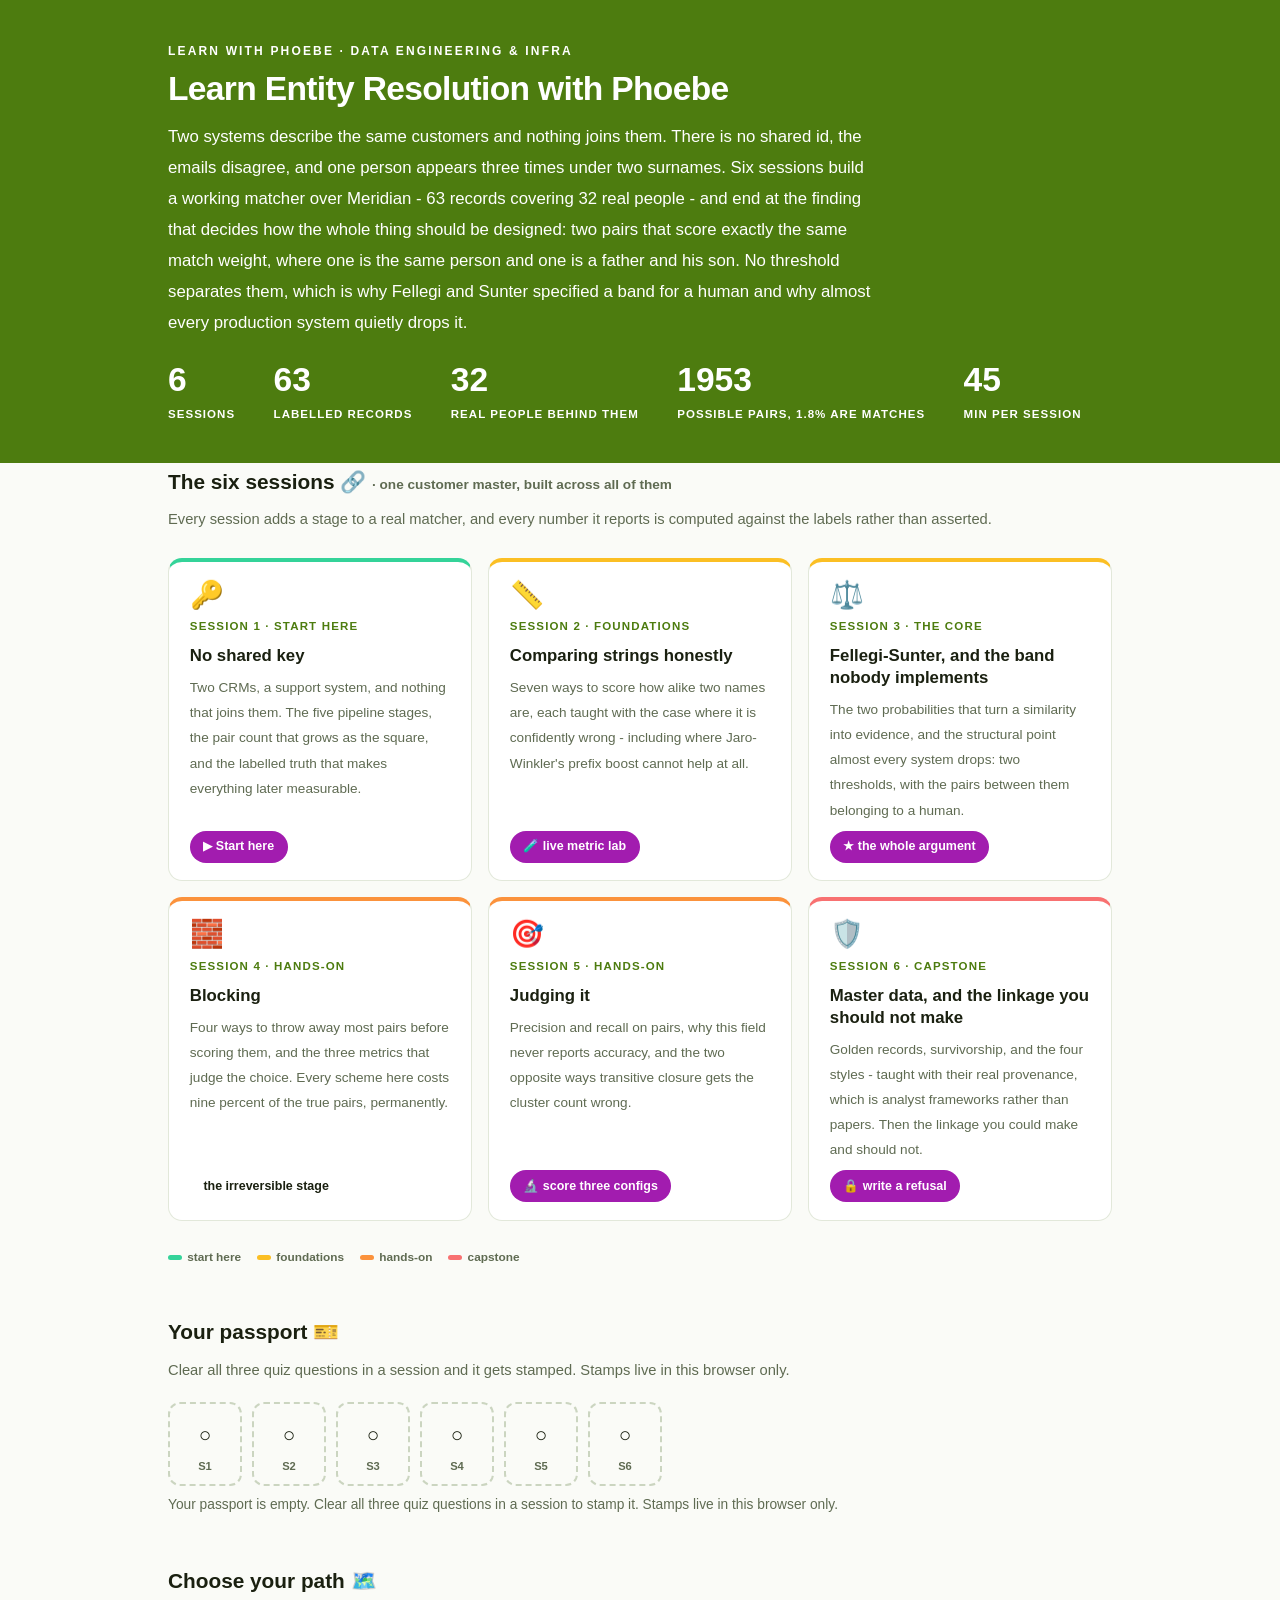
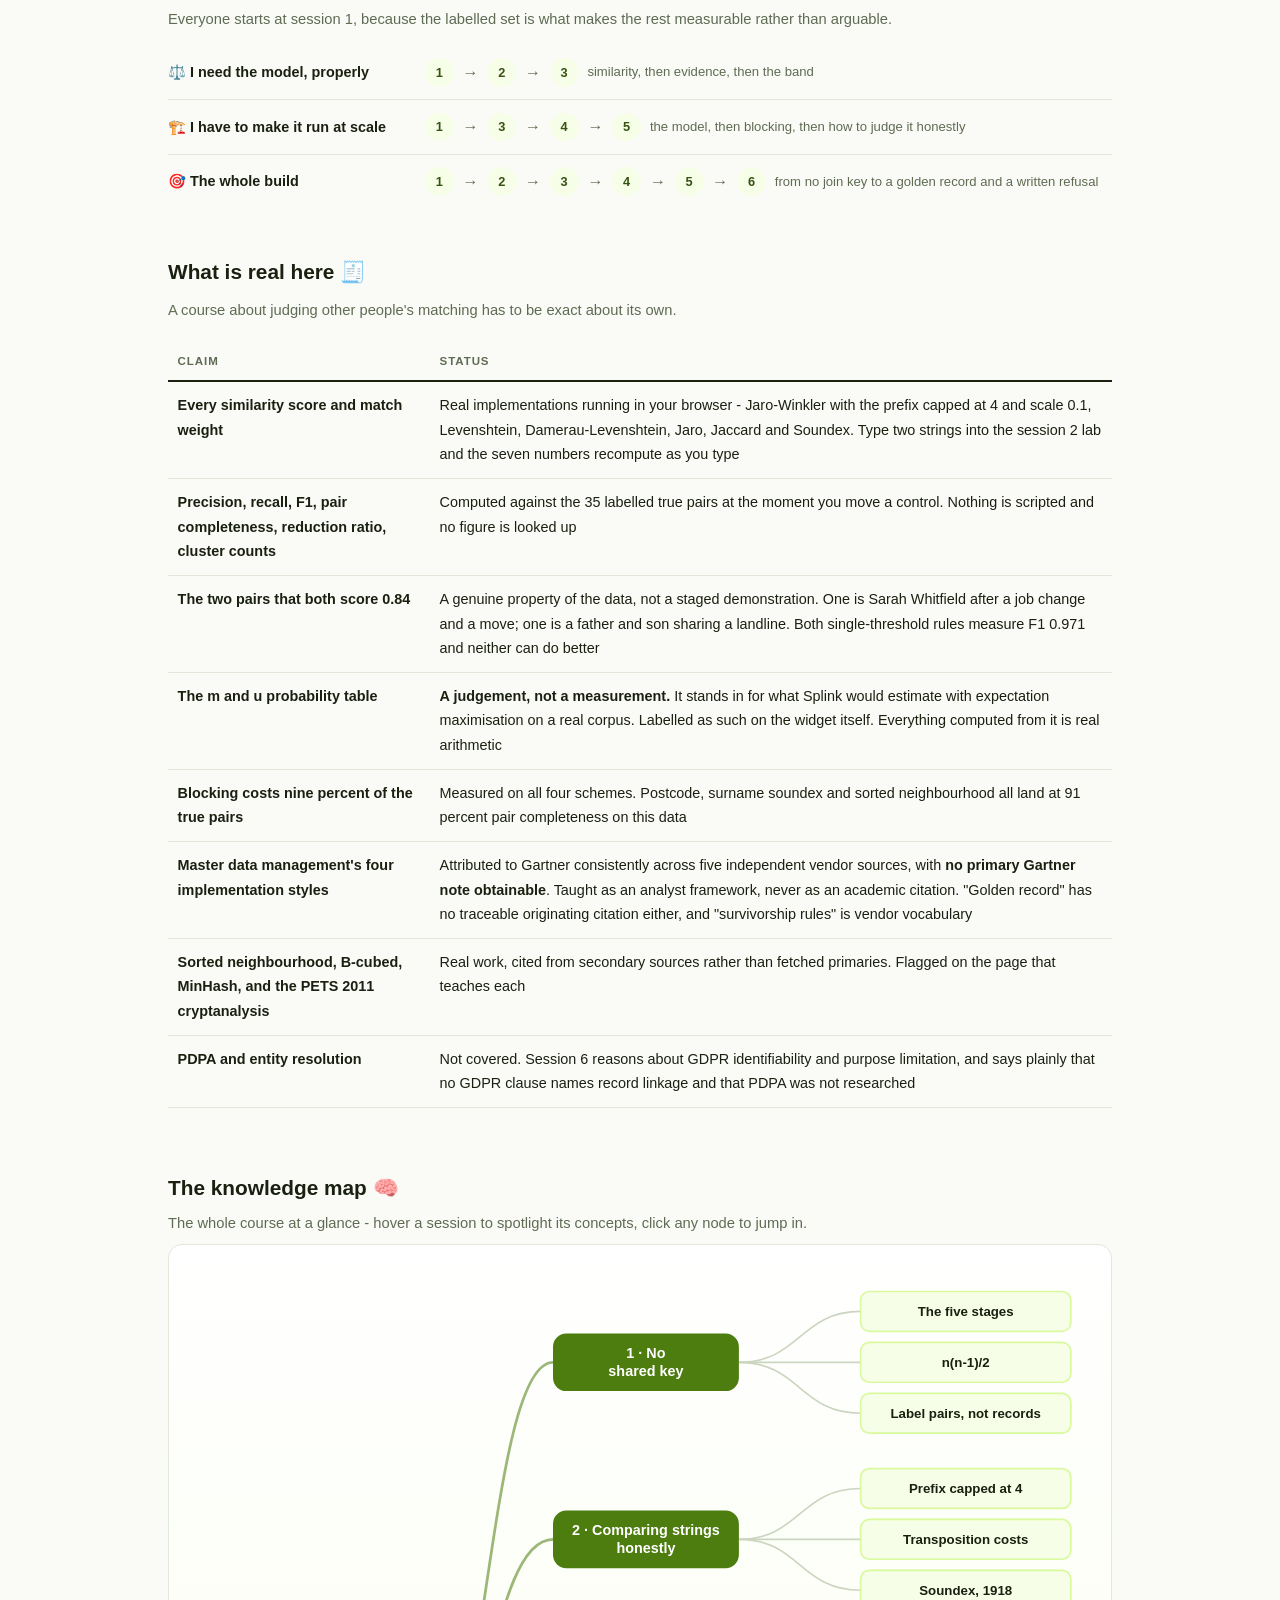
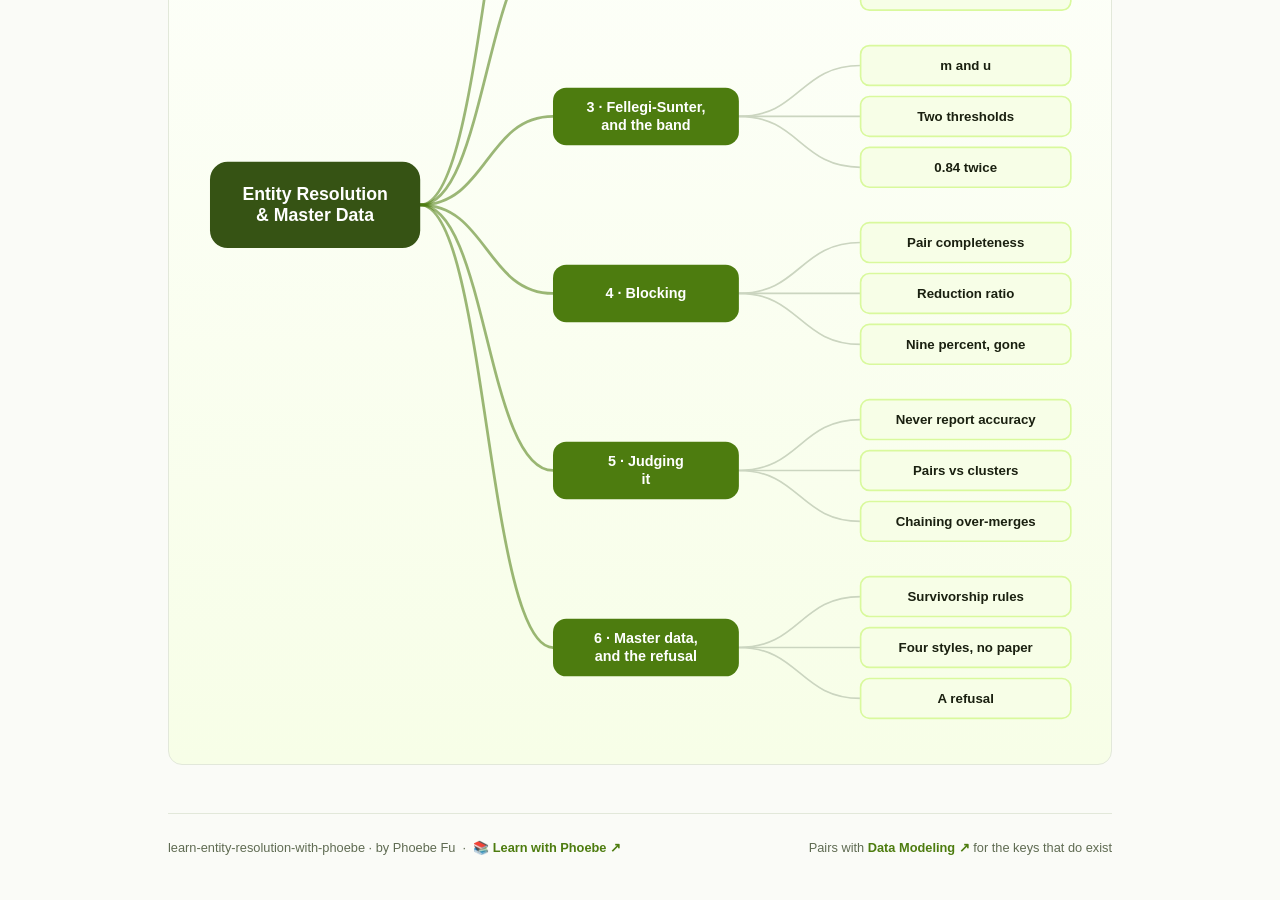
<file: index.html>
<!DOCTYPE html>
<html lang="en">
<head>
<meta charset="UTF-8">
<meta name="viewport" content="width=device-width, initial-scale=1.0">
<!-- social:start -->
<meta name="description" content="Six sessions on matching records that share no key: string similarity, the Fellegi-Sunter model and its clerical review band, blocking, honest evaluation, and master data. With a real matcher over 63 labelled records. Free, by Phoebe Fu.">
<meta property="og:type" content="website">
<meta property="og:site_name" content="Learn with Phoebe">
<meta property="og:title" content="Learn Entity Resolution with Phoebe">
<meta property="og:description" content="Two pairs score 0.84. One is the same person, one is not. No threshold can separate them.">
<meta property="og:url" content="https://phoebefu6.github.io/learn-entity-resolution-with-phoebe/">
<meta property="og:image" content="https://phoebefu6.github.io/learn-entity-resolution-with-phoebe/assets/og-cover.png">
<meta name="twitter:card" content="summary_large_image">
<meta name="twitter:title" content="Learn Entity Resolution with Phoebe">
<meta name="twitter:description" content="Two pairs score 0.84. One is the same person, one is not.">
<meta name="twitter:image" content="https://phoebefu6.github.io/learn-entity-resolution-with-phoebe/assets/og-cover.png">
<!-- social:end -->
<title>Learn Entity Resolution with Phoebe</title>
<link rel="stylesheet" href="assets/style.css?v=25">
<style>

  .stats-row { display: flex; gap: 2.4rem; margin-top: 1.5rem; flex-wrap: wrap; }
  .stat b { display: block; font-size: 2.1rem; font-weight: 800; line-height: 1.05; font-variant-numeric: tabular-nums; }
  .stat span { font-size: .72rem; opacity: 1; text-transform: uppercase; letter-spacing: .09em; font-weight: 600; }

  .course-grid { display: grid; grid-template-columns: repeat(auto-fit, minmax(17rem, 1fr)); gap: 1rem; margin-top: 1.5rem; }
  .course-card {
    border: 1px solid var(--hairline);
    border-top: 4px solid var(--diff, var(--indigo));
    border-radius: var(--radius);
    padding: 1.2rem 1.3rem 1.1rem;
    display: flex;
    flex-direction: column;
    gap: .5rem;
    text-decoration: none;
    color: var(--ink);
    background: #fff;
    transition: box-shadow .15s ease, border-color .15s ease, transform .15s ease;
    position: relative;
  }
  .course-card:hover { border-color: var(--indigo-soft); border-top-color: var(--diff, var(--indigo)); box-shadow: 0 8px 28px rgba(77,124,15,.16); transform: translateY(-3px); }
  .course-card .cicon { font-size: 1.7rem; line-height: 1; }
  .course-card .cnum { font-size: .72rem; font-weight: 700; color: var(--indigo); text-transform: uppercase; letter-spacing: .1em; }
  .course-card h3 { font-size: 1.05rem; font-weight: 800; line-height: 1.3; }
  .course-card p { font-size: .85rem; color: var(--muted); flex: 1; }
  .course-card .meta { display: flex; gap: .4rem; flex-wrap: wrap; }

  .diff-legend { display: flex; gap: 1rem; margin-top: 1.6rem; font-size: .74rem; color: var(--muted); font-weight: 600; flex-wrap: wrap; }
  .diff-legend i { display: inline-block; width: .85rem; height: .35rem; border-radius: 999px; margin-right: .35rem; vertical-align: middle; }

  .paths { margin-top: 2.6rem; }
  .paths h2 { font-size: 1.3rem; font-weight: 800; margin-bottom: .3rem; }
  .paths .plede { color: var(--muted); font-size: .92rem; margin-bottom: .8rem; }
  .path { display: flex; gap: .55rem; align-items: center; padding: .75rem 0; border-bottom: .5px solid var(--hairline); flex-wrap: wrap; }
  .path:last-child { border-bottom: none; }
  .path b { min-width: 15.5rem; font-size: .9rem; }
  .path .pstep { background: var(--indigo-50); color: var(--indigo-deep); border-radius: 999px; padding: .16rem .68rem; font-weight: 700; font-size: .8rem; text-decoration: none; transition: all .12s ease; }
  .path .pstep:hover { background: var(--indigo); color: #fff; }
  .path .parr { color: var(--muted); font-weight: 700; }

  .mm-section { margin-top: 1.6rem; }
  .mm-section h2 { font-size: 1.3rem; font-weight: 800; margin-bottom: .2rem; }
  .mm-section .mm-lede { color: var(--muted); font-size: .92rem; margin-bottom: .4rem; }
  .mm-wrap { border: 1px solid var(--hairline); border-radius: var(--radius); background: linear-gradient(180deg,#fff,#F7FEE7); padding: .6rem; overflow-x: auto; }
  .mm-svg { width: 100%; height: auto; display: block; max-width: 60rem; margin: 0 auto; min-width: 34rem; }
  .mm-link { cursor: pointer; text-decoration: none; }
  .mm-node rect { transition: opacity .15s ease, filter .15s ease; }
  .mm-node text { pointer-events: none; }
  .mm-link:hover .mm-node rect { filter: brightness(1.06); }
  .mm-edge { transition: opacity .15s ease; }
</style>
</head>
<body>

<header class="masthead">
  <div class="wrap">
    <div class="eyebrow">Learn with Phoebe · Data Engineering &amp; Infra</div>
    <h1>Learn <span class="accent">Entity Resolution</span> with Phoebe</h1>
    <p class="sub">Two systems describe the same customers and nothing joins them. There is no shared id, the emails disagree, and one person appears three times under two surnames. Six sessions build a working matcher over Meridian - 63 records covering 32 real people - and end at the finding that decides how the whole thing should be designed: two pairs that score exactly the same match weight, where one is the same person and one is a father and his son. No threshold separates them, which is why Fellegi and Sunter specified a band for a human and why almost every production system quietly drops it.</p>
    <div class="stats-row">
      <div class="stat"><b data-count="6">6</b><span>sessions</span></div>
      <div class="stat"><b data-count="63">63</b><span>labelled records</span></div>
      <div class="stat"><b data-count="32">32</b><span>real people behind them</span></div>
      <div class="stat"><b data-count="1953">1953</b><span>possible pairs, 1.8% are matches</span></div>
      <div class="stat"><b data-count="45">45</b><span>min per session</span></div>
    </div>
  </div>
</header>

<main class="wrap">

  <section class="section">
    <div class="paths" style="margin-top:0">
      <h2>The six sessions 🔗 <span style="font-size:.85rem;font-weight:600;color:var(--muted)">· one customer master, built across all of them</span></h2>
      <p class="plede">Every session adds a stage to a real matcher, and every number it reports is computed against the labels rather than asserted.</p>
    </div>

    <div class="course-grid">
      <a class="course-card" href="courses/01-no-shared-key.html" style="--diff:#34D399">
        <span class="cicon">🔑</span>
        <span class="cnum">Session 1 · start here</span>
        <h3>No shared key</h3>
        <p>Two CRMs, a support system, and nothing that joins them. The five pipeline stages, the pair count that grows as the square, and the labelled truth that makes everything later measurable.</p>
        <span class="meta"><span class="pill amber">▶ Start here</span></span>
      </a>
      <a class="course-card" href="courses/02-comparing-strings.html" style="--diff:#FBBF24">
        <span class="cicon">📏</span>
        <span class="cnum">Session 2 · foundations</span>
        <h3>Comparing strings honestly</h3>
        <p>Seven ways to score how alike two names are, each taught with the case where it is confidently wrong - including where Jaro-Winkler's prefix boost cannot help at all.</p>
        <span class="meta"><span class="pill amber">🧪 live metric lab</span></span>
      </a>
      <a class="course-card" href="courses/03-fellegi-sunter.html" style="--diff:#FBBF24">
        <span class="cicon">⚖️</span>
        <span class="cnum">Session 3 · the core</span>
        <h3>Fellegi-Sunter, and the band nobody implements</h3>
        <p>The two probabilities that turn a similarity into evidence, and the structural point almost every system drops: two thresholds, with the pairs between them belonging to a human.</p>
        <span class="meta"><span class="pill amber">★ the whole argument</span></span>
      </a>
      <a class="course-card" href="courses/04-blocking.html" style="--diff:#FB923C">
        <span class="cicon">🧱</span>
        <span class="cnum">Session 4 · hands-on</span>
        <h3>Blocking</h3>
        <p>Four ways to throw away most pairs before scoring them, and the three metrics that judge the choice. Every scheme here costs nine percent of the true pairs, permanently.</p>
        <span class="meta"><span class="pill">the irreversible stage</span></span>
      </a>
      <a class="course-card" href="courses/05-judging-it.html" style="--diff:#FB923C">
        <span class="cicon">🎯</span>
        <span class="cnum">Session 5 · hands-on</span>
        <h3>Judging it</h3>
        <p>Precision and recall on pairs, why this field never reports accuracy, and the two opposite ways transitive closure gets the cluster count wrong.</p>
        <span class="meta"><span class="pill amber">🔬 score three configs</span></span>
      </a>
      <a class="course-card" href="courses/06-master-data.html" style="--diff:#F87171">
        <span class="cicon">🛡️</span>
        <span class="cnum">Session 6 · capstone</span>
        <h3>Master data, and the linkage you should not make</h3>
        <p>Golden records, survivorship, and the four styles - taught with their real provenance, which is analyst frameworks rather than papers. Then the linkage you could make and should not.</p>
        <span class="meta"><span class="pill amber">🔒 write a refusal</span></span>
      </a>
    </div>

    <div class="diff-legend">
      <span><i style="background:#34D399"></i>start here</span>
      <span><i style="background:#FBBF24"></i>foundations</span>
      <span><i style="background:#FB923C"></i>hands-on</span>
      <span><i style="background:#F87171"></i>capstone</span>
    </div>
  </section>

  <section class="section">
    <div class="paths" style="margin-top:0">
      <h2>Your passport 🎫</h2>
      <p class="plede">Clear all three quiz questions in a session and it gets stamped. Stamps live in this browser only.</p>
    </div>
    <div class="pp-strip"></div>
  </section>

  <section class="section">
    <div class="paths">
      <h2>Choose your path 🗺️</h2>
      <p class="plede">Everyone starts at session 1, because the labelled set is what makes the rest measurable rather than arguable.</p>
      <div class="path"><b>⚖️ I need the model, properly</b>
        <a class="pstep" href="courses/01-no-shared-key.html">1</a>
        <span class="parr">→</span>
        <a class="pstep" href="courses/02-comparing-strings.html">2</a>
        <span class="parr">→</span>
        <a class="pstep" href="courses/03-fellegi-sunter.html">3</a>
        <span style="font-size:.82rem;color:var(--muted)">similarity, then evidence, then the band</span>
      </div>
      <div class="path"><b>🏗️ I have to make it run at scale</b>
        <a class="pstep" href="courses/01-no-shared-key.html">1</a>
        <span class="parr">→</span>
        <a class="pstep" href="courses/03-fellegi-sunter.html">3</a>
        <span class="parr">→</span>
        <a class="pstep" href="courses/04-blocking.html">4</a>
        <span class="parr">→</span>
        <a class="pstep" href="courses/05-judging-it.html">5</a>
        <span style="font-size:.82rem;color:var(--muted)">the model, then blocking, then how to judge it honestly</span>
      </div>
      <div class="path"><b>🎯 The whole build</b>
        <a class="pstep" href="courses/01-no-shared-key.html">1</a>
        <span class="parr">→</span>
        <a class="pstep" href="courses/02-comparing-strings.html">2</a>
        <span class="parr">→</span>
        <a class="pstep" href="courses/03-fellegi-sunter.html">3</a>
        <span class="parr">→</span>
        <a class="pstep" href="courses/04-blocking.html">4</a>
        <span class="parr">→</span>
        <a class="pstep" href="courses/05-judging-it.html">5</a>
        <span class="parr">→</span>
        <a class="pstep" href="courses/06-master-data.html">6</a>
        <span style="font-size:.82rem;color:var(--muted)">from no join key to a golden record and a written refusal</span>
      </div>
    </div>
  </section>

  <section class="section">
    <div class="paths" style="margin-top:0">
      <h2>What is real here 🧾</h2>
      <p class="plede">A course about judging other people's matching has to be exact about its own.</p>
    </div>
    <table class="clean">
      <tr><th>Claim</th><th>Status</th></tr>
      <tr><td>Every similarity score and match weight</td><td>Real implementations running in your browser - Jaro-Winkler with the prefix capped at 4 and scale 0.1, Levenshtein, Damerau-Levenshtein, Jaro, Jaccard and Soundex. Type two strings into the session 2 lab and the seven numbers recompute as you type</td></tr>
      <tr><td>Precision, recall, F1, pair completeness, reduction ratio, cluster counts</td><td>Computed against the 35 labelled true pairs at the moment you move a control. Nothing is scripted and no figure is looked up</td></tr>
      <tr><td>The two pairs that both score 0.84</td><td>A genuine property of the data, not a staged demonstration. One is Sarah Whitfield after a job change and a move; one is a father and son sharing a landline. Both single-threshold rules measure F1 0.971 and neither can do better</td></tr>
      <tr><td>The m and u probability table</td><td><strong>A judgement, not a measurement.</strong> It stands in for what Splink would estimate with expectation maximisation on a real corpus. Labelled as such on the widget itself. Everything computed from it is real arithmetic</td></tr>
      <tr><td>Blocking costs nine percent of the true pairs</td><td>Measured on all four schemes. Postcode, surname soundex and sorted neighbourhood all land at 91 percent pair completeness on this data</td></tr>
      <tr><td>Master data management's four implementation styles</td><td>Attributed to Gartner consistently across five independent vendor sources, with <strong>no primary Gartner note obtainable</strong>. Taught as an analyst framework, never as an academic citation. "Golden record" has no traceable originating citation either, and "survivorship rules" is vendor vocabulary</td></tr>
      <tr><td>Sorted neighbourhood, B-cubed, MinHash, and the PETS 2011 cryptanalysis</td><td>Real work, cited from secondary sources rather than fetched primaries. Flagged on the page that teaches each</td></tr>
      <tr><td>PDPA and entity resolution</td><td>Not covered. Session 6 reasons about GDPR identifiability and purpose limitation, and says plainly that no GDPR clause names record linkage and that PDPA was not researched</td></tr>
    </table>
  </section>

  <section class="section mm-section">
    <h2>The knowledge map 🧠</h2>
    <p class="mm-lede">The whole course at a glance - hover a session to spotlight its concepts, click any node to jump in.</p>
    <div class="mm-wrap"><div id="mindmap"></div></div>
  </section>

  <footer class="pagefoot">
    <span>learn-entity-resolution-with-phoebe · by Phoebe Fu &nbsp;·&nbsp; 📚 <a href="https://phoebefu6.github.io/learn-with-phoebe/">Learn with Phoebe ↗</a></span>
    <span>Pairs with <a href="https://phoebefu6.github.io/learn-data-modeling-with-phoebe/">Data Modeling ↗</a> for the keys that do exist</span>
  </footer>

</main>

<script>
window.MINDMAP_DATA = {
  "title": "Entity Resolution\n& Master Data",
  "centerColor": "#365314",
  "sessions": [
    {
      "label": "No\nshared key",
      "href": "courses/01-no-shared-key.html",
      "color": "#34D399",
      "concepts": [
        {
          "label": "The five stages",
          "href": "courses/01-no-shared-key.html"
        },
        {
          "label": "n(n-1)/2",
          "href": "courses/01-no-shared-key.html"
        },
        {
          "label": "Label pairs, not records",
          "href": "courses/01-no-shared-key.html"
        }
      ]
    },
    {
      "label": "Comparing strings\nhonestly",
      "href": "courses/02-comparing-strings.html",
      "color": "#FBBF24",
      "concepts": [
        {
          "label": "Prefix capped at 4",
          "href": "courses/02-comparing-strings.html"
        },
        {
          "label": "Transposition costs",
          "href": "courses/02-comparing-strings.html"
        },
        {
          "label": "Soundex, 1918",
          "href": "courses/02-comparing-strings.html"
        }
      ]
    },
    {
      "label": "Fellegi-Sunter,\nand the band",
      "href": "courses/03-fellegi-sunter.html",
      "color": "#FBBF24",
      "concepts": [
        {
          "label": "m and u",
          "href": "courses/03-fellegi-sunter.html"
        },
        {
          "label": "Two thresholds",
          "href": "courses/03-fellegi-sunter.html"
        },
        {
          "label": "0.84 twice",
          "href": "courses/03-fellegi-sunter.html"
        }
      ]
    },
    {
      "label": "Blocking",
      "href": "courses/04-blocking.html",
      "color": "#FB923C",
      "concepts": [
        {
          "label": "Pair completeness",
          "href": "courses/04-blocking.html"
        },
        {
          "label": "Reduction ratio",
          "href": "courses/04-blocking.html"
        },
        {
          "label": "Nine percent, gone",
          "href": "courses/04-blocking.html"
        }
      ]
    },
    {
      "label": "Judging\nit",
      "href": "courses/05-judging-it.html",
      "color": "#FB923C",
      "concepts": [
        {
          "label": "Never report accuracy",
          "href": "courses/05-judging-it.html"
        },
        {
          "label": "Pairs vs clusters",
          "href": "courses/05-judging-it.html"
        },
        {
          "label": "Chaining over-merges",
          "href": "courses/05-judging-it.html"
        }
      ]
    },
    {
      "label": "Master data,\nand the refusal",
      "href": "courses/06-master-data.html",
      "color": "#F87171",
      "concepts": [
        {
          "label": "Survivorship rules",
          "href": "courses/06-master-data.html"
        },
        {
          "label": "Four styles, no paper",
          "href": "courses/06-master-data.html"
        },
        {
          "label": "A refusal",
          "href": "courses/06-master-data.html"
        }
      ]
    }
  ]
};
</script>
<script src="assets/mindmap.js?v=1"></script>
<script src="assets/app.js?v=22"></script>
</body>
</html>
</file>
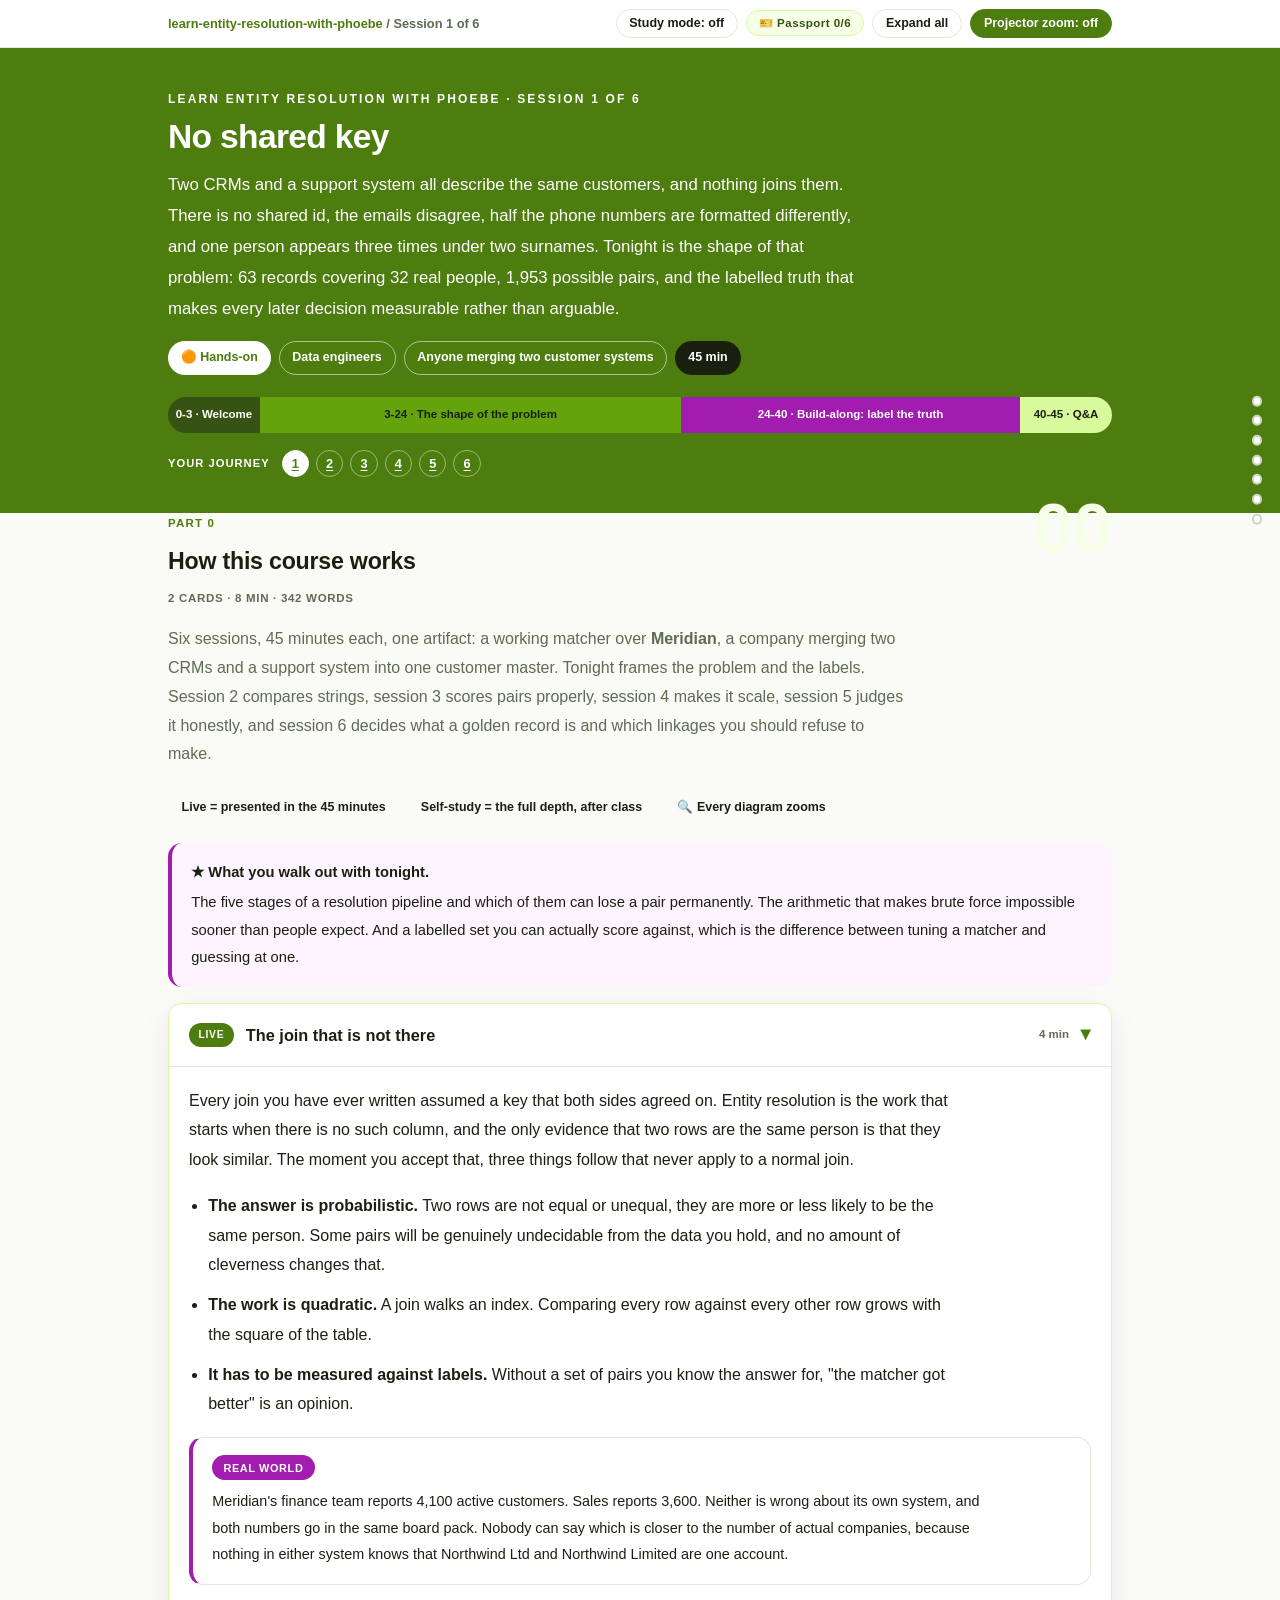
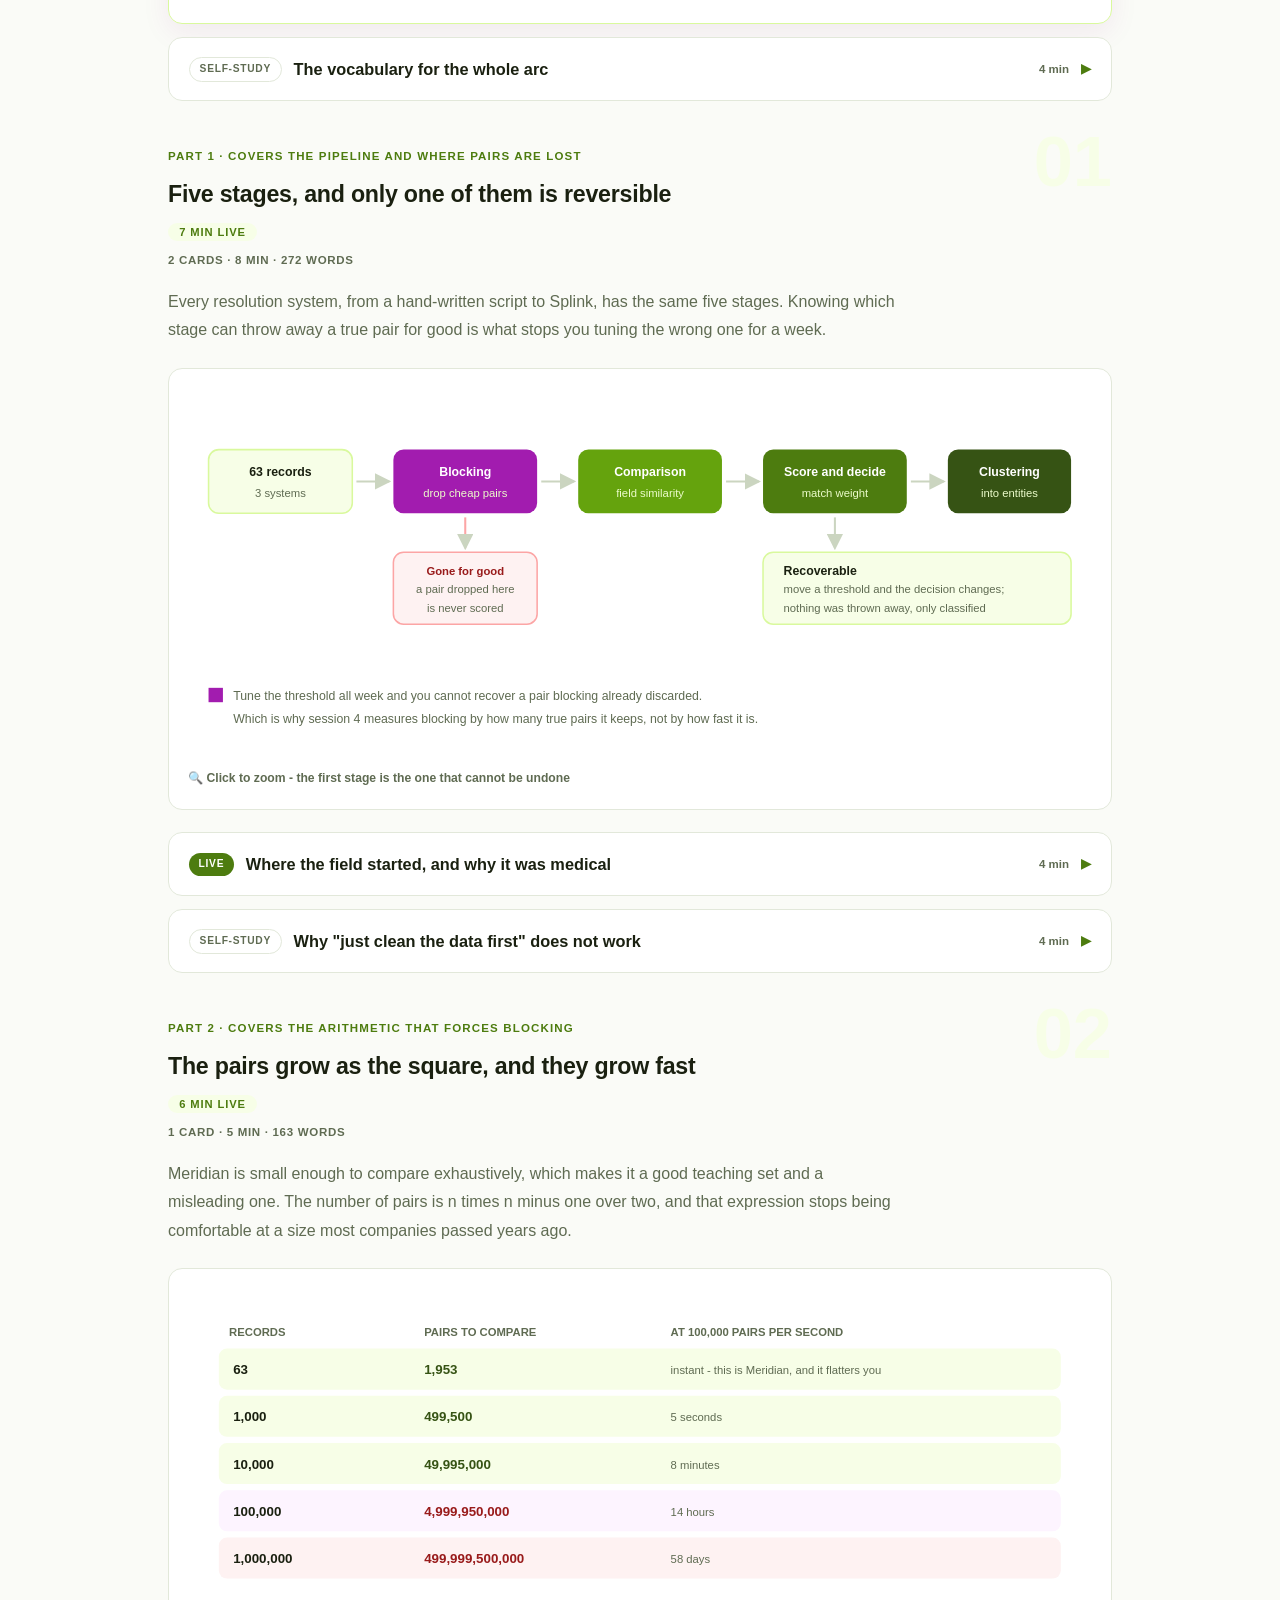
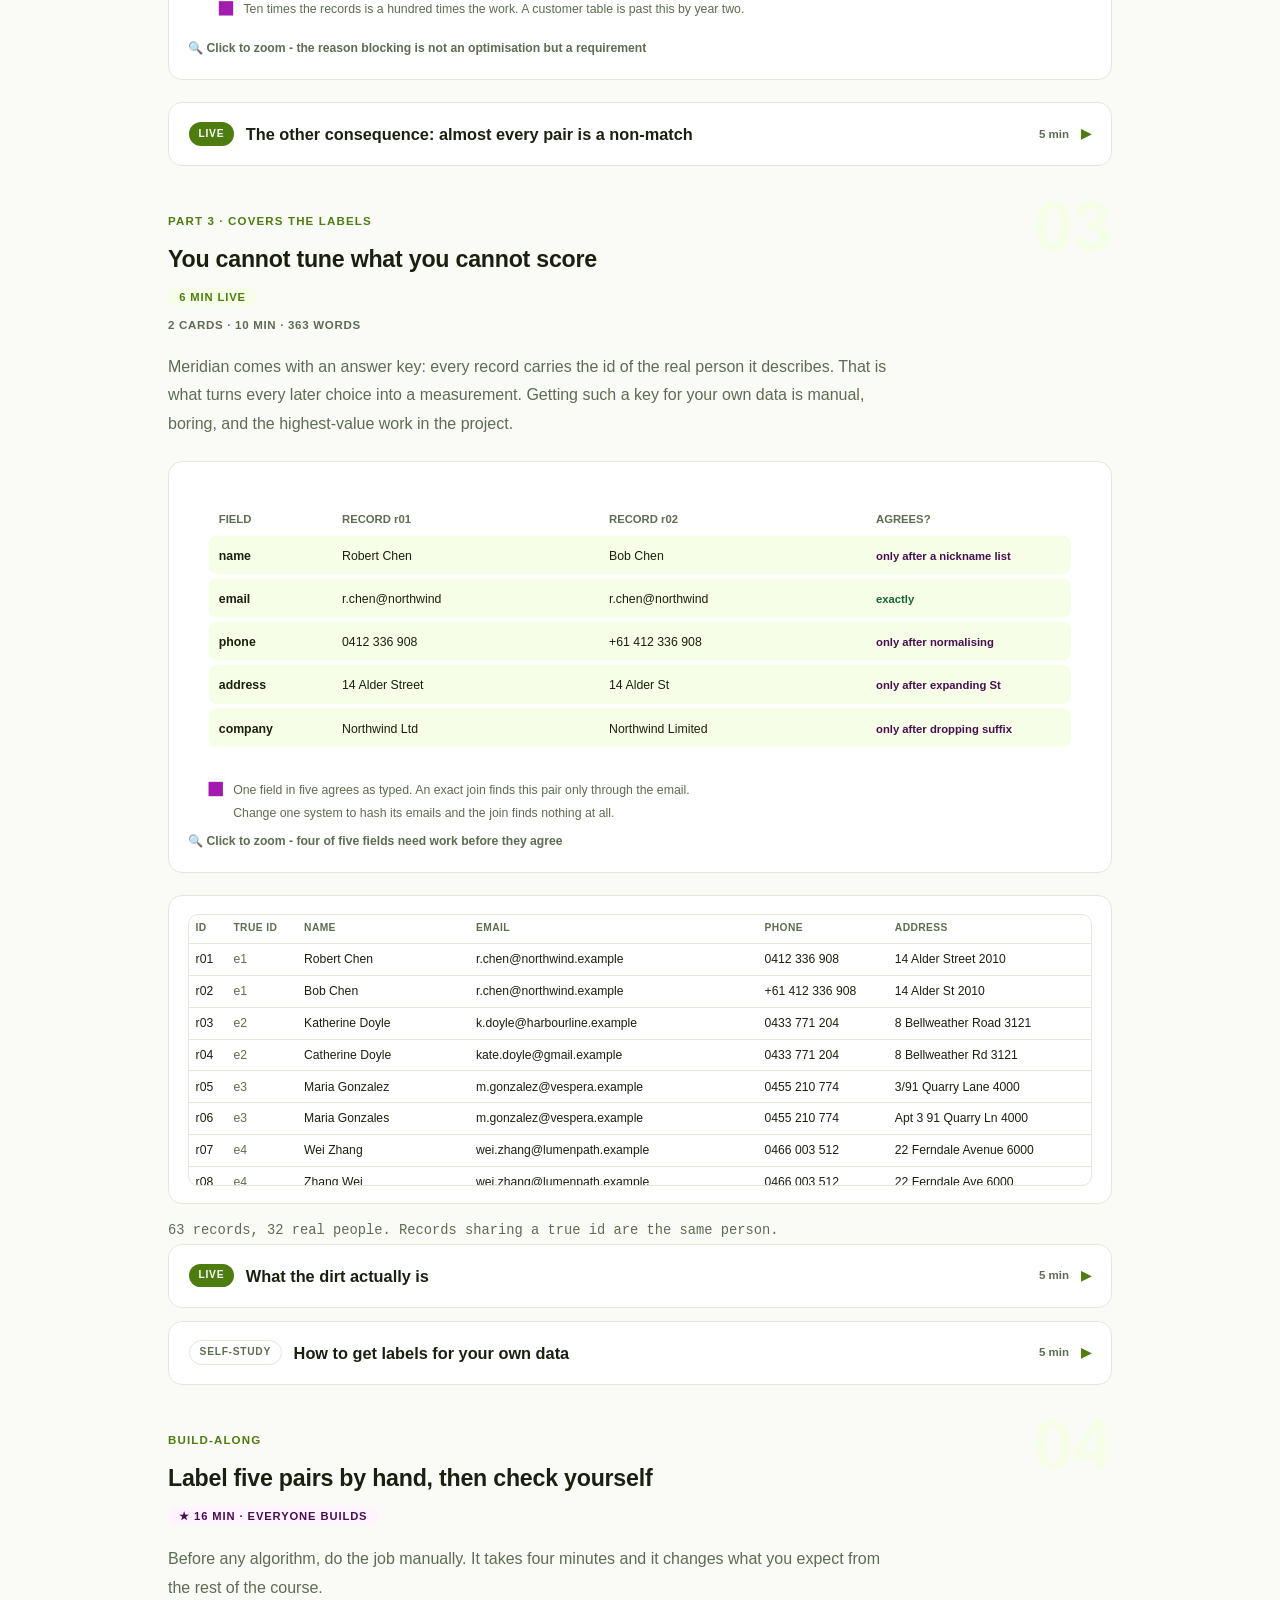
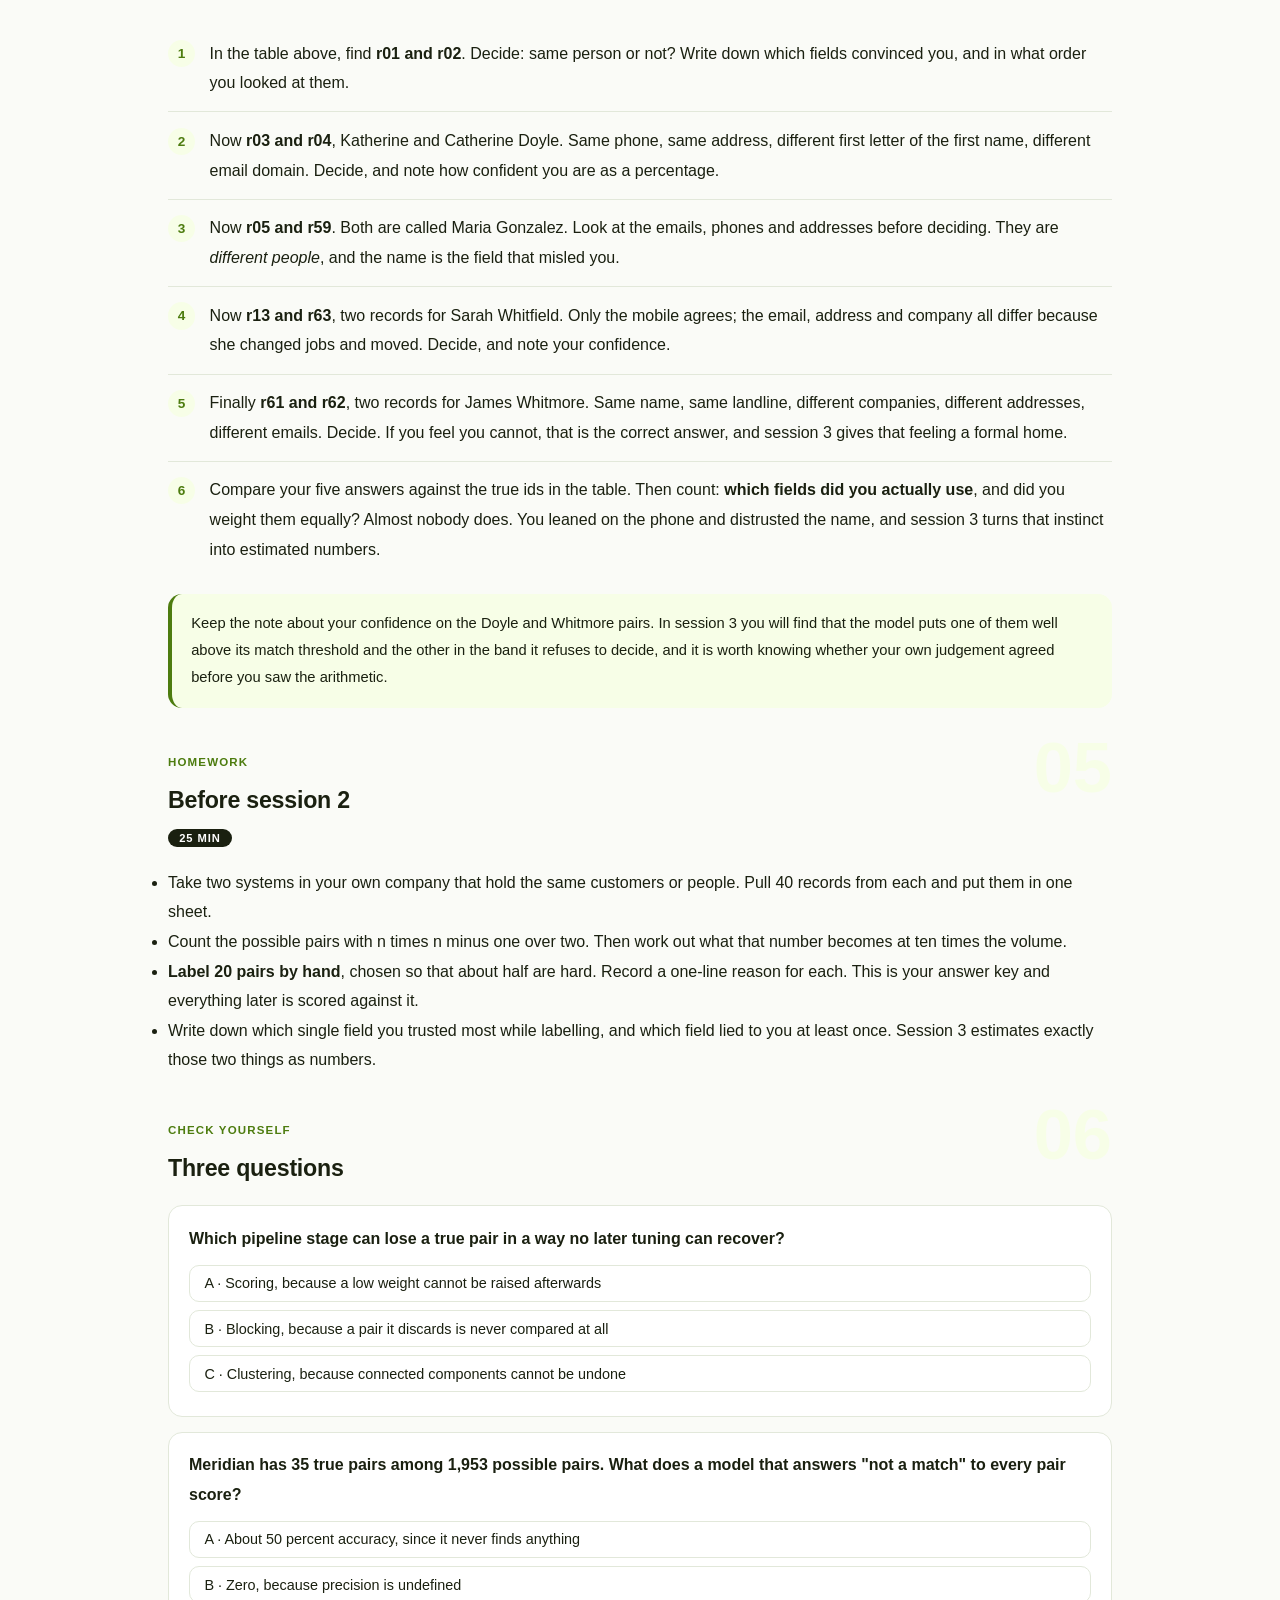
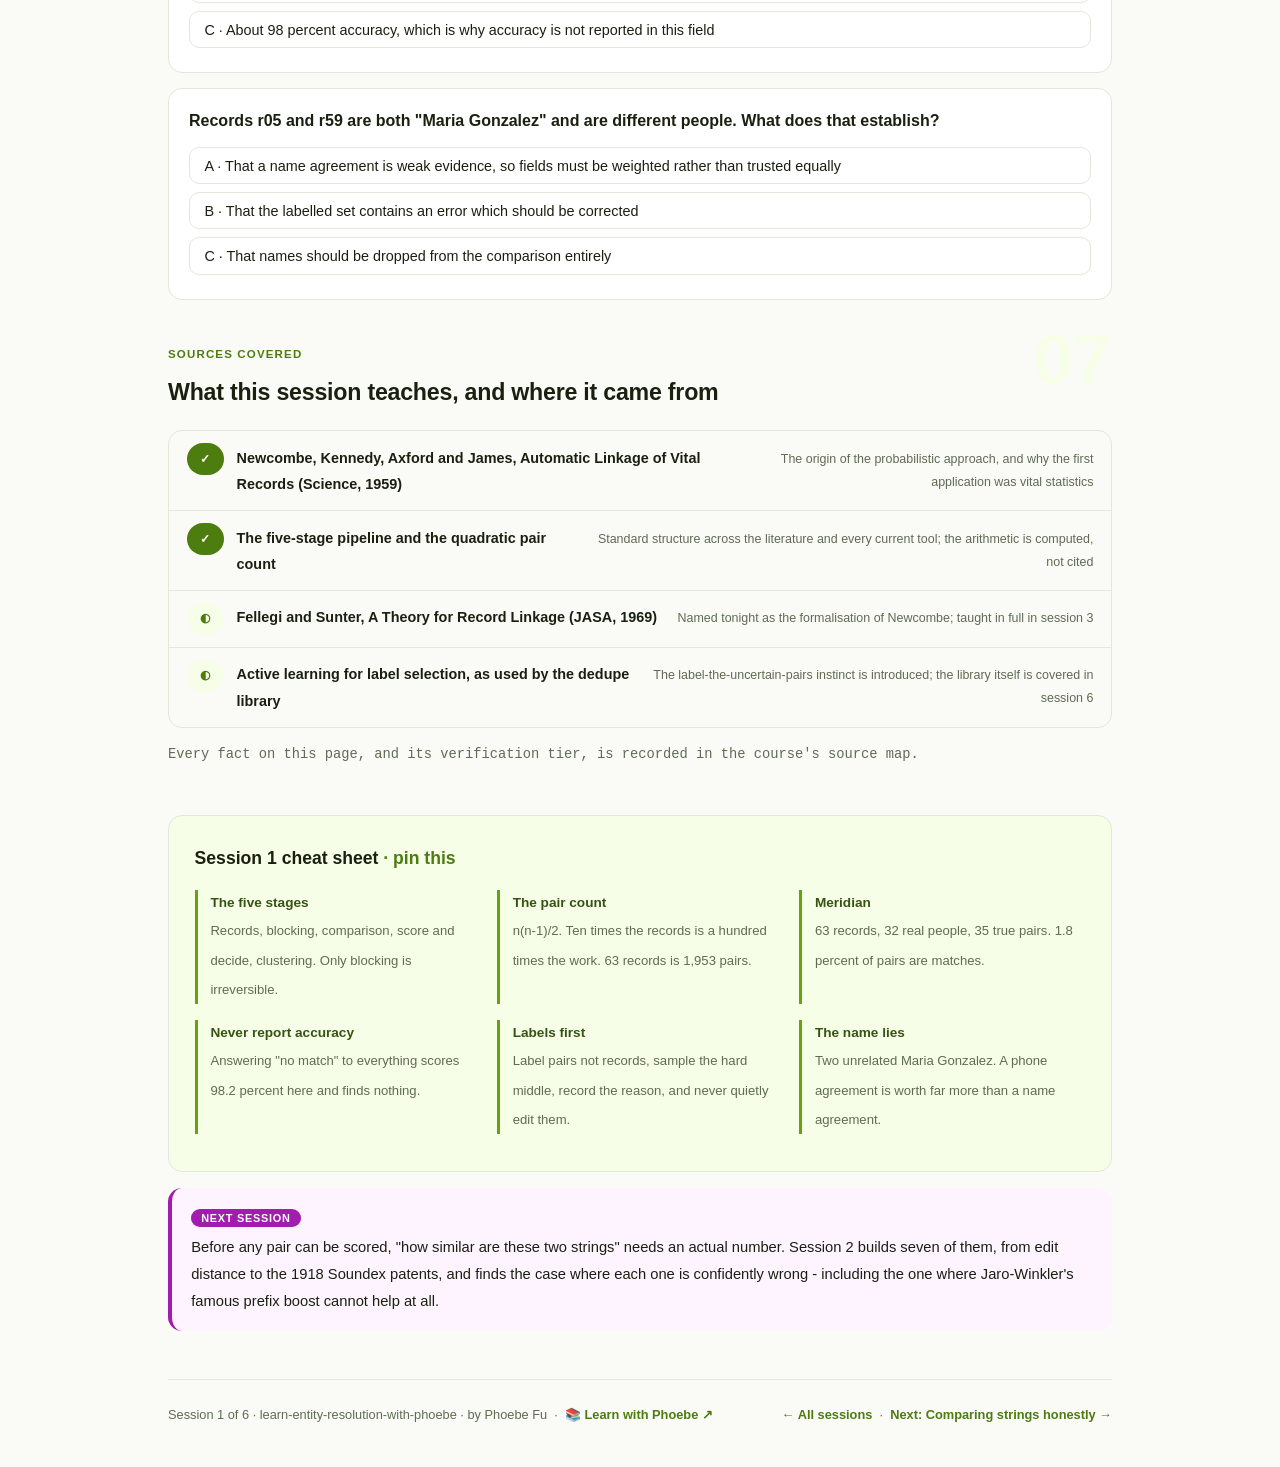
<file: courses/01-no-shared-key.html>
<!DOCTYPE html>
<html lang="en">
<head>
<meta charset="UTF-8">
<meta name="viewport" content="width=device-width, initial-scale=1.0">
<!-- social:start -->
<meta name="description" content="Session 1 of 6. What breaks when two systems describe the same customer and share no key: the n-squared problem, the five stages of a resolution pipeline, and why a labelled set of 35 true pairs is the only thing that makes any of it measurable.">
<meta property="og:type" content="article">
<meta property="og:site_name" content="Learn with Phoebe">
<meta property="og:title" content="No shared key - learn entity resolution with phoebe">
<meta property="og:description" content="Session 1 of 6. 63 records, 32 real people, 1,953 possible pairs and no join column in sight.">
<meta property="og:url" content="https://phoebefu6.github.io/learn-entity-resolution-with-phoebe/courses/01-no-shared-key.html">
<meta property="og:image" content="https://phoebefu6.github.io/learn-entity-resolution-with-phoebe/assets/og-cover.png">
<meta property="og:image:width" content="1200">
<meta property="og:image:height" content="630">
<meta name="twitter:card" content="summary_large_image">
<meta name="twitter:title" content="No shared key - learn entity resolution with phoebe">
<meta name="twitter:description" content="Session 1 of 6. 63 records, 32 real people, and no join column in sight.">
<meta name="twitter:image" content="https://phoebefu6.github.io/learn-entity-resolution-with-phoebe/assets/og-cover.png">
<!-- social:end -->
<title>Session 1 · No shared key - learn entity resolution with phoebe</title>
<link rel="stylesheet" href="../assets/style.css?v=24">
</head>
<body>

<div class="toolbar">
  <div class="wrap">
    <span class="crumb"><a href="../index.html">learn-entity-resolution-with-phoebe</a> / Session 1 of 6</span>
    <button class="btn" id="toggle-all" type="button">Expand all</button>
    <button class="btn primary" id="zoom-toggle" type="button">Projector zoom: off</button>
  </div>
</div>

<header class="masthead">
  <div class="wrap">
    <div class="eyebrow">Learn Entity Resolution with Phoebe · Session 1 of 6</div>
    <h1>No shared <span class="accent">key</span></h1>
    <p class="sub">Two CRMs and a support system all describe the same customers, and nothing joins them. There is no shared id, the emails disagree, half the phone numbers are formatted differently, and one person appears three times under two surnames. Tonight is the shape of that problem: 63 records covering 32 real people, 1,953 possible pairs, and the labelled truth that makes every later decision measurable rather than arguable.</p>
    <div class="chip-row">
      <span class="chip level">🟠 Hands-on</span>
      <span class="chip audience">Data engineers</span>
      <span class="chip audience">Anyone merging two customer systems</span>
      <span class="chip time">45 min</span>
    </div>
    <div class="agenda">
      <span class="a1" style="flex:1">0-3 · Welcome</span>
      <span class="a2" style="flex:5">3-24 · The shape of the problem</span>
      <span class="a3" style="flex:4">24-40 · Build-along: label the truth</span>
      <span class="a4" style="flex:1">40-45 · Q&amp;A</span>
    </div>
  </div>
</header>

<main class="wrap">

  <!-- ============ INTRO ============ -->
  <section class="section" id="intro">
    <div class="section-kicker">
      <span class="klabel">Part 0</span>
      <h2>How this course works</h2>
    </div>
    <p class="lede">Six sessions, 45 minutes each, one artifact: a working matcher over <strong>Meridian</strong>, a company merging two CRMs and a support system into one customer master. Tonight frames the problem and the labels. Session 2 compares strings, session 3 scores pairs properly, session 4 makes it scale, session 5 judges it honestly, and session 6 decides what a golden record is and which linkages you should refuse to make.</p>

    <div class="legend">
      <span class="pill">Live = presented in the 45 minutes</span>
      <span class="pill">Self-study = the full depth, after class</span>
      <span class="pill">🔍 Every diagram zooms</span>
    </div>

    <div class="callout win">
      <p><strong>★ What you walk out with tonight.</strong> The five stages of a resolution pipeline and which of them can lose a pair permanently. The arithmetic that makes brute force impossible sooner than people expect. And a labelled set you can actually score against, which is the difference between tuning a matcher and guessing at one.</p>
    </div>

    <details class="card" open>
      <summary><span class="mode live">Live</span>The join that is not there<span class="mini">4 min</span><span class="caret">▶</span></summary>
      <div class="body">
        <p>Every join you have ever written assumed a key that both sides agreed on. Entity resolution is the work that starts when there is no such column, and the only evidence that two rows are the same person is that they look similar. The moment you accept that, three things follow that never apply to a normal join.</p>
        <ul>
          <li><strong>The answer is probabilistic.</strong> Two rows are not equal or unequal, they are more or less likely to be the same person. Some pairs will be genuinely undecidable from the data you hold, and no amount of cleverness changes that.</li>
          <li><strong>The work is quadratic.</strong> A join walks an index. Comparing every row against every other row grows with the square of the table.</li>
          <li><strong>It has to be measured against labels.</strong> Without a set of pairs you know the answer for, "the matcher got better" is an opinion.</li>
        </ul>
        <div class="callout example">
          <span class="ex-pill">Real world</span>
          <p>Meridian's finance team reports 4,100 active customers. Sales reports 3,600. Neither is wrong about its own system, and both numbers go in the same board pack. Nobody can say which is closer to the number of actual companies, because nothing in either system knows that Northwind Ltd and Northwind Limited are one account.</p>
        </div>
      </div>
    </details>

    <details class="card">
      <summary><span class="mode self">Self-study</span>The vocabulary for the whole arc<span class="mini">4 min</span><span class="caret">▶</span></summary>
      <div class="body">
        <ul>
          <li><strong>Record</strong> - one row in one system. <strong>Entity</strong> - one real person or company, which may appear as several records.</li>
          <li><strong>Pair</strong> - two records being considered. The unit of almost all the arithmetic in this course.</li>
          <li><strong>Blocking</strong> - cheaply throwing away pairs that are obviously not worth comparing. Session 4.</li>
          <li><strong>Match weight</strong> - a score for how much the evidence favours a pair being the same entity. Session 3.</li>
          <li><strong>Clerical review</strong> - the band of pairs the system refuses to decide, which go to a human. Session 3, and the whole point of the course.</li>
          <li><strong>Golden record</strong> - the single surviving version of an entity, assembled from the records that matched. Session 6.</li>
        </ul>
        <p>One term deliberately avoided: "deduplication". It implies the duplicates are obvious and the job is deleting them. Neither is usually true, and the framing hides the decision that matters.</p>
      </div>
    </details>
  </section>

  <!-- ============ PART 1 ============ -->
  <section class="section" id="part-1">
    <div class="section-kicker">
      <span class="klabel">Part 1 · covers the pipeline and where pairs are lost</span>
      <h2>Five stages, and only one of them is reversible</h2>
      <span class="tag concept">7 min live</span>
    </div>
    <p class="lede">Every resolution system, from a hand-written script to Splink, has the same five stages. Knowing which stage can throw away a true pair for good is what stops you tuning the wrong one for a week.</p>

    <figure class="zoomable">
      <svg viewBox="0 0 880 360" xmlns="http://www.w3.org/2000/svg" role="img" aria-label="Five pipeline stages from records through blocking, comparison, scoring and decision to clustering, showing that a pair discarded at blocking can never be recovered downstream">
        <style>
          .e1aT { font: 700 12px Inter, sans-serif; fill: #fff; }
          .e1aK { font: 700 12px Inter, sans-serif; fill: #1A2010; }
          .e1aC { font: 400 11px Inter, sans-serif; fill: #ECFCCB; }
          .e1aD { font: 400 11px Inter, sans-serif; fill: #5F6B52; }
          .e1aN { font: 400 12px Inter, sans-serif; fill: #5F6B52; }
          .e1aR { font: 700 11px Inter, sans-serif; fill: #991B1B; }
        </style>
        <defs>
          <marker id="e1Ar" markerWidth="8" markerHeight="8" refX="7" refY="4" orient="auto"><path d="M0,0 L8,4 L0,8 z" fill="#CBD5C0"/></marker>
        </defs>

        <rect x="20" y="60" width="140" height="62" rx="10" fill="#F7FEE7" stroke="#D9F99D" stroke-width="1.5"/>
        <text class="e1aK" x="90" y="86" text-anchor="middle">63 records</text>
        <text class="e1aD" x="90" y="106" text-anchor="middle">3 systems</text>

        <line x1="164" y1="91" x2="196" y2="91" stroke="#CBD5C0" stroke-width="2" marker-end="url(#e1Ar)"/>

        <rect x="200" y="60" width="140" height="62" rx="10" fill="#A21CAF"/>
        <text class="e1aT" x="270" y="86" text-anchor="middle">Blocking</text>
        <text class="e1aC" x="270" y="106" text-anchor="middle">drop cheap pairs</text>

        <line x1="344" y1="91" x2="376" y2="91" stroke="#CBD5C0" stroke-width="2" marker-end="url(#e1Ar)"/>

        <rect x="380" y="60" width="140" height="62" rx="10" fill="#65A30D"/>
        <text class="e1aT" x="450" y="86" text-anchor="middle">Comparison</text>
        <text class="e1aC" x="450" y="106" text-anchor="middle">field similarity</text>

        <line x1="524" y1="91" x2="556" y2="91" stroke="#CBD5C0" stroke-width="2" marker-end="url(#e1Ar)"/>

        <rect x="560" y="60" width="140" height="62" rx="10" fill="#4D7C0F"/>
        <text class="e1aT" x="630" y="86" text-anchor="middle">Score and decide</text>
        <text class="e1aC" x="630" y="106" text-anchor="middle">match weight</text>

        <line x1="704" y1="91" x2="736" y2="91" stroke="#CBD5C0" stroke-width="2" marker-end="url(#e1Ar)"/>

        <rect x="740" y="60" width="120" height="62" rx="10" fill="#365314"/>
        <text class="e1aT" x="800" y="86" text-anchor="middle">Clustering</text>
        <text class="e1aC" x="800" y="106" text-anchor="middle">into entities</text>

        <rect x="200" y="160" width="140" height="70" rx="10" fill="#FEF2F2" stroke="#FCA5A5" stroke-width="1.5"/>
        <text class="e1aR" x="270" y="182" text-anchor="middle">Gone for good</text>
        <text class="e1aD" x="270" y="200" text-anchor="middle">a pair dropped here</text>
        <text class="e1aD" x="270" y="218" text-anchor="middle">is never scored</text>
        <line x1="270" y1="126" x2="270" y2="156" stroke="#FCA5A5" stroke-width="2" marker-end="url(#e1Ar)"/>

        <rect x="560" y="160" width="300" height="70" rx="10" fill="#F7FEE7" stroke="#D9F99D" stroke-width="1.5"/>
        <text class="e1aK" x="580" y="182">Recoverable</text>
        <text class="e1aD" x="580" y="200">move a threshold and the decision changes;</text>
        <text class="e1aD" x="580" y="218">nothing was thrown away, only classified</text>
        <line x1="630" y1="126" x2="630" y2="156" stroke="#CBD5C0" stroke-width="2" marker-end="url(#e1Ar)"/>

        <rect x="20" y="292" width="14" height="14" fill="#A21CAF"/>
        <text class="e1aN" x="44" y="304">Tune the threshold all week and you cannot recover a pair blocking already discarded.</text>
        <text class="e1aN" x="44" y="326">Which is why session 4 measures blocking by how many true pairs it keeps, not by how fast it is.</text>
      </svg>
      <figcaption>🔍 Click to zoom - the first stage is the one that cannot be undone</figcaption>
    </figure>

    <details class="card">
      <summary><span class="mode live">Live</span>Where the field started, and why it was medical<span class="mini">4 min</span><span class="caret">▶</span></summary>
      <div class="body">
        <p>The first published probabilistic approach is <strong>Newcombe, Kennedy, Axford and James, "Automatic Linkage of Vital Records", Science, October 1959</strong>. The problem was linking birth, marriage and death records for Canadian health statistics, where there was no shared identifier and the stakes were epidemiological rather than commercial.</p>
        <p>Their move was the one this whole course rests on: rather than asking whether two records agree, compute how much each field's agreement should <em>shift your belief</em>, and combine those shifts. Ten years later Fellegi and Sunter turned that into a formal decision theory, which is session 3.</p>
        <div class="callout tip">
          <p>It is worth knowing the origin is 1959 and not 2015. Entity resolution gets sold as a machine-learning problem, and the learning part is genuinely useful, but the core model predates it by decades and is still what the good tools implement.</p>
        </div>
      </div>
    </details>

    <details class="card">
      <summary><span class="mode self">Self-study</span>Why "just clean the data first" does not work<span class="mini">4 min</span><span class="caret">▶</span></summary>
      <div class="body">
        <p>The instinct is to normalise everything until the rows match exactly, then join. It helps, and session 2 does a lot of it, but it cannot finish the job for a structural reason: <strong>normalisation is lossy and you do not know in advance which loss matters</strong>.</p>
        <p>Fold "Katherine" and "Catherine" together and you correctly join one pair in Meridian and incorrectly risk joining two different people elsewhere. Strip company suffixes and Northwind Ltd matches Northwind Limited, which is right, and also matches a different Northwind that is a separate legal entity, which is wrong. Every normalisation is a bet about which differences are noise.</p>
        <p>The probabilistic framing keeps the bet visible and priced. Instead of destroying the difference, you say how much a difference on this field should count, and that number is estimable from data.</p>
      </div>
    </details>
  </section>

  <!-- ============ PART 2 ============ -->
  <section class="section" id="part-2">
    <div class="section-kicker">
      <span class="klabel">Part 2 · covers the arithmetic that forces blocking</span>
      <h2>The pairs grow as the square, and they grow fast</h2>
      <span class="tag concept">6 min live</span>
    </div>
    <p class="lede">Meridian is small enough to compare exhaustively, which makes it a good teaching set and a misleading one. The number of pairs is n times n minus one over two, and that expression stops being comfortable at a size most companies passed years ago.</p>

    <figure class="zoomable">
      <svg viewBox="0 0 880 330" xmlns="http://www.w3.org/2000/svg" role="img" aria-label="A table of record counts against pair counts, showing 63 records giving 1953 pairs, 10000 giving about 50 million, and 1 million giving about 500 billion">
        <style>
          .e1bH { font: 700 11px Inter, sans-serif; fill: #5F6B52; }
          .e1bK { font: 700 13px Inter, sans-serif; fill: #1A2010; }
          .e1bV { font: 800 13px Inter, sans-serif; fill: #365314; }
          .e1bR { font: 800 13px Inter, sans-serif; fill: #991B1B; }
          .e1bD { font: 400 11px Inter, sans-serif; fill: #5F6B52; }
          .e1bN { font: 400 12px Inter, sans-serif; fill: #5F6B52; }
        </style>
        <text class="e1bH" x="40" y="46">RECORDS</text>
        <text class="e1bH" x="230" y="46">PAIRS TO COMPARE</text>
        <text class="e1bH" x="470" y="46">AT 100,000 PAIRS PER SECOND</text>

        <rect x="30" y="58" width="820" height="40" rx="8" fill="#F7FEE7"/>
        <text class="e1bK" x="44" y="83">63</text>
        <text class="e1bV" x="230" y="83">1,953</text>
        <text class="e1bD" x="470" y="83">instant - this is Meridian, and it flatters you</text>

        <rect x="30" y="104" width="820" height="40" rx="8" fill="#F7FEE7"/>
        <text class="e1bK" x="44" y="129">1,000</text>
        <text class="e1bV" x="230" y="129">499,500</text>
        <text class="e1bD" x="470" y="129">5 seconds</text>

        <rect x="30" y="150" width="820" height="40" rx="8" fill="#F7FEE7"/>
        <text class="e1bK" x="44" y="175">10,000</text>
        <text class="e1bV" x="230" y="175">49,995,000</text>
        <text class="e1bD" x="470" y="175">8 minutes</text>

        <rect x="30" y="196" width="820" height="40" rx="8" fill="#FDF4FF"/>
        <text class="e1bK" x="44" y="221">100,000</text>
        <text class="e1bR" x="230" y="221">4,999,950,000</text>
        <text class="e1bD" x="470" y="221">14 hours</text>

        <rect x="30" y="242" width="820" height="40" rx="8" fill="#FEF2F2"/>
        <text class="e1bK" x="44" y="267">1,000,000</text>
        <text class="e1bR" x="230" y="267">499,999,500,000</text>
        <text class="e1bD" x="470" y="267">58 days</text>

        <rect x="30" y="304" width="14" height="14" fill="#A21CAF"/>
        <text class="e1bN" x="54" y="316">Ten times the records is a hundred times the work. A customer table is past this by year two.</text>
      </svg>
      <figcaption>🔍 Click to zoom - the reason blocking is not an optimisation but a requirement</figcaption>
    </figure>

    <details class="card">
      <summary><span class="mode live">Live</span>The other consequence: almost every pair is a non-match<span class="mini">5 min</span><span class="caret">▶</span></summary>
      <div class="body">
        <p>In Meridian there are 35 true pairs among 1,953 possible ones, so <strong>1.8 percent</strong> of pairs are matches. That ratio does not stay still as the data grows, it collapses: true pairs grow roughly in line with the number of records, while total pairs grow with the square.</p>
        <p>This has a consequence people trip over constantly. A model that answers "not a match" to every single pair is right about 98.2 percent of the time on Meridian, and would be right about 99.99 percent of the time on a million records. <strong>Accuracy is not a usable metric here</strong>, and session 5 shows the bench reporting it next to F1 so the gap is visible rather than described.</p>
        <div class="callout example">
          <span class="ex-pill">Real world</span>
          <p>A vendor demo that reports "99.4 percent accurate" on a deduplication task has told you almost nothing, and may have told you it does not work. Ask for precision and recall on matched pairs, and ask how many true pairs the labelled set contained.</p>
        </div>
      </div>
    </details>
  </section>

  <!-- ============ PART 3 ============ -->
  <section class="section" id="part-3">
    <div class="section-kicker">
      <span class="klabel">Part 3 · covers the labels</span>
      <h2>You cannot tune what you cannot score</h2>
      <span class="tag concept">6 min live</span>
    </div>
    <p class="lede">Meridian comes with an answer key: every record carries the id of the real person it describes. That is what turns every later choice into a measurement. Getting such a key for your own data is manual, boring, and the highest-value work in the project.</p>

    <figure class="zoomable">
      <svg viewBox="0 0 880 330" xmlns="http://www.w3.org/2000/svg" role="img" aria-label="Two Meridian records for Robert Chen compared field by field, showing which fields agree exactly, which agree only after normalisation, and which disagree">
        <style>
          .e1cH { font: 700 11px Inter, sans-serif; fill: #5F6B52; }
          .e1cK { font: 700 12px Inter, sans-serif; fill: #1A2010; }
          .e1cV { font: 400 12px Inter, sans-serif; fill: #1A2010; }
          .e1cG { font: 700 11px Inter, sans-serif; fill: #166534; }
          .e1cA { font: 700 11px Inter, sans-serif; fill: #4A0D52; }
          .e1cN { font: 400 12px Inter, sans-serif; fill: #5F6B52; }
        </style>
        <text class="e1cH" x="30" y="40">FIELD</text>
        <text class="e1cH" x="150" y="40">RECORD r01</text>
        <text class="e1cH" x="410" y="40">RECORD r02</text>
        <text class="e1cH" x="670" y="40">AGREES?</text>

        <rect x="20" y="52" width="840" height="38" rx="8" fill="#F7FEE7"/>
        <text class="e1cK" x="30" y="76">name</text>
        <text class="e1cV" x="150" y="76">Robert Chen</text>
        <text class="e1cV" x="410" y="76">Bob Chen</text>
        <text class="e1cA" x="670" y="76">only after a nickname list</text>

        <rect x="20" y="94" width="840" height="38" rx="8" fill="#F7FEE7"/>
        <text class="e1cK" x="30" y="118">email</text>
        <text class="e1cV" x="150" y="118">r.chen@northwind</text>
        <text class="e1cV" x="410" y="118">r.chen@northwind</text>
        <text class="e1cG" x="670" y="118">exactly</text>

        <rect x="20" y="136" width="840" height="38" rx="8" fill="#F7FEE7"/>
        <text class="e1cK" x="30" y="160">phone</text>
        <text class="e1cV" x="150" y="160">0412 336 908</text>
        <text class="e1cV" x="410" y="160">+61 412 336 908</text>
        <text class="e1cA" x="670" y="160">only after normalising</text>

        <rect x="20" y="178" width="840" height="38" rx="8" fill="#F7FEE7"/>
        <text class="e1cK" x="30" y="202">address</text>
        <text class="e1cV" x="150" y="202">14 Alder Street</text>
        <text class="e1cV" x="410" y="202">14 Alder St</text>
        <text class="e1cA" x="670" y="202">only after expanding St</text>

        <rect x="20" y="220" width="840" height="38" rx="8" fill="#F7FEE7"/>
        <text class="e1cK" x="30" y="244">company</text>
        <text class="e1cV" x="150" y="244">Northwind Ltd</text>
        <text class="e1cV" x="410" y="244">Northwind Limited</text>
        <text class="e1cA" x="670" y="244">only after dropping suffix</text>

        <rect x="20" y="292" width="14" height="14" fill="#A21CAF"/>
        <text class="e1cN" x="44" y="304">One field in five agrees as typed. An exact join finds this pair only through the email.</text>
        <text class="e1cN" x="44" y="326">Change one system to hash its emails and the join finds nothing at all.</text>
      </svg>
      <figcaption>🔍 Click to zoom - four of five fields need work before they agree</figcaption>
    </figure>

    <div class="er-wrap" id="er-records"></div>

    <p class="mono" style="margin-top:14px">63 records, 32 real people. Records sharing a true id are the same person.</p>

    <details class="card">
      <summary><span class="mode live">Live</span>What the dirt actually is<span class="mini">5 min</span><span class="caret">▶</span></summary>
      <div class="body">
        <p>Read the table above and you can see every failure mode this course has to handle. None of it is exotic; all of it is what happens when humans type into three systems over five years.</p>
        <table class="clean">
          <thead><tr><th>Kind of difference</th><th>In Meridian</th><th>Handled in</th></tr></thead>
          <tbody>
            <tr><td>Nickname</td><td>Robert and Bob Chen, Michael and Mike Okonkwo</td><td>Session 2, normalisation</td></tr>
            <tr><td>Spelling of the same sound</td><td>Priya Nair and Priya Nayar, Smith and Smyth</td><td>Session 2, phonetics</td></tr>
            <tr><td>Transliteration</td><td>Thomas Muller and Thomas Mueller</td><td>Session 2</td></tr>
            <tr><td>Married or changed surname</td><td>Sarah Whitfield and Sarah Whitfield-Barnes</td><td>Session 3, weights</td></tr>
            <tr><td>Token order</td><td>Wei Zhang and Zhang Wei</td><td>Session 2, token sets</td></tr>
            <tr><td>Transposed digits</td><td>Chidi Nwosu's phone, 780 against 708</td><td>Session 2, edit distance</td></tr>
            <tr><td>Abbreviated street</td><td>Alder Street and Alder St, Court and Ct</td><td>Session 2, normalisation</td></tr>
            <tr><td>Work against personal address</td><td>Elena Petrova's two emails</td><td>Session 3, weights</td></tr>
            <tr><td>Missing value</td><td>Aisha Bello's second record has no email</td><td>Session 3, carries no evidence</td></tr>
            <tr><td>Different people who look alike</td><td>Two unrelated Maria Gonzalez, Robert Chen and Robert Chan</td><td>Session 5, false matches</td></tr>
            <tr><td>Genuinely undecidable</td><td>Two James Whitmore sharing a landline</td><td>Session 3, the clerical band</td></tr>
          </tbody>
        </table>
      </div>
    </details>

    <details class="card">
      <summary><span class="mode self">Self-study</span>How to get labels for your own data<span class="mini">5 min</span><span class="caret">▶</span></summary>
      <div class="body">
        <p>You will not label every pair, and you do not need to. What works:</p>
        <ul>
          <li><strong>Sample from the middle, not the ends.</strong> Pairs that obviously match and pairs that obviously do not teach you nothing. Label the ones a rough first pass scored near its threshold, because that is where every future decision lives.</li>
          <li><strong>Label pairs, not records.</strong> The question "are these two the same" is answerable. "Which entity is this" is not, until you already have the answer.</li>
          <li><strong>Two labellers on a subset.</strong> Where two careful humans disagree, no matcher will do better, and that disagreement rate is a floor on your achievable accuracy. It is also the honest size of your clerical band.</li>
          <li><strong>Record why.</strong> A label with a one-line reason survives the person who made it leaving. A bare yes or no does not.</li>
          <li><strong>Keep it frozen.</strong> A labelled set you quietly fix whenever the matcher disagrees is not a measurement any more, it is a mirror.</li>
        </ul>
        <p>The <code>dedupe</code> library builds its training set this way deliberately, asking a human to label the pairs it is least sure about rather than a random sample. That is active learning, and it is the right instinct even when done by hand in a spreadsheet.</p>
      </div>
    </details>
  </section>

  <!-- ============ DEMO ============ -->
  <section class="section" id="demo-1">
    <div class="section-kicker">
      <span class="klabel">Build-along</span>
      <h2>Label five pairs by hand, then check yourself</h2>
      <span class="tag demo">★ 16 min · everyone builds</span>
    </div>
    <p class="lede">Before any algorithm, do the job manually. It takes four minutes and it changes what you expect from the rest of the course.</p>

    <div class="steps">
      <div class="step"><p>In the table above, find <strong>r01 and r02</strong>. Decide: same person or not? Write down which fields convinced you, and in what order you looked at them.</p></div>
      <div class="step"><p>Now <strong>r03 and r04</strong>, Katherine and Catherine Doyle. Same phone, same address, different first letter of the first name, different email domain. Decide, and note how confident you are as a percentage.</p></div>
      <div class="step"><p>Now <strong>r05 and r59</strong>. Both are called Maria Gonzalez. Look at the emails, phones and addresses before deciding. They are <em>different people</em>, and the name is the field that misled you.</p></div>
      <div class="step"><p>Now <strong>r13 and r63</strong>, two records for Sarah Whitfield. Only the mobile agrees; the email, address and company all differ because she changed jobs and moved. Decide, and note your confidence.</p></div>
      <div class="step"><p>Finally <strong>r61 and r62</strong>, two records for James Whitmore. Same name, same landline, different companies, different addresses, different emails. Decide. If you feel you cannot, that is the correct answer, and session 3 gives that feeling a formal home.</p></div>
      <div class="step"><p>Compare your five answers against the true ids in the table. Then count: <strong>which fields did you actually use</strong>, and did you weight them equally? Almost nobody does. You leaned on the phone and distrusted the name, and session 3 turns that instinct into estimated numbers.</p></div>
    </div>

    <div class="callout tip">
      <p>Keep the note about your confidence on the Doyle and Whitmore pairs. In session 3 you will find that the model puts one of them well above its match threshold and the other in the band it refuses to decide, and it is worth knowing whether your own judgement agreed before you saw the arithmetic.</p>
    </div>
  </section>

  <!-- ============ EXERCISE ============ -->
  <section class="section" id="exercise">
    <div class="section-kicker">
      <span class="klabel">Homework</span>
      <h2>Before session 2</h2>
      <span class="tag exercise">25 min</span>
    </div>
    <ul>
      <li>Take two systems in your own company that hold the same customers or people. Pull 40 records from each and put them in one sheet.</li>
      <li>Count the possible pairs with n times n minus one over two. Then work out what that number becomes at ten times the volume.</li>
      <li><strong>Label 20 pairs by hand</strong>, chosen so that about half are hard. Record a one-line reason for each. This is your answer key and everything later is scored against it.</li>
      <li>Write down which single field you trusted most while labelling, and which field lied to you at least once. Session 3 estimates exactly those two things as numbers.</li>
    </ul>
  </section>

  <!-- ============ QUIZ ============ -->
  <section class="section" id="quiz">
    <div class="section-kicker">
      <span class="klabel">Check yourself</span>
      <h2>Three questions</h2>
    </div>

    <div class="quiz-q" data-answer="1">
      <p class="qtext">Which pipeline stage can lose a true pair in a way no later tuning can recover?</p>
      <button class="qopt" type="button">A · Scoring, because a low weight cannot be raised afterwards</button>
      <button class="qopt" type="button">B · Blocking, because a pair it discards is never compared at all</button>
      <button class="qopt" type="button">C · Clustering, because connected components cannot be undone</button>
      <p class="qwhy">Blocking is the irreversible stage. Scoring and the decision are recoverable by moving a threshold, and clustering can be rerun. A pair blocking drops is never scored, so no amount of threshold tuning brings it back. That is why session 4 measures blocking by pair completeness first.</p>
    </div>

    <div class="quiz-q" data-answer="2">
      <p class="qtext">Meridian has 35 true pairs among 1,953 possible pairs. What does a model that answers "not a match" to every pair score?</p>
      <button class="qopt" type="button">A · About 50 percent accuracy, since it never finds anything</button>
      <button class="qopt" type="button">B · Zero, because precision is undefined</button>
      <button class="qopt" type="button">C · About 98 percent accuracy, which is why accuracy is not reported in this field</button>
      <p class="qwhy">It gets every one of the 1,918 non-pairs right, so accuracy is about 98.2 percent while it finds nothing at all. The ratio only gets worse as data grows, which is why the field reports precision and recall on matched pairs instead.</p>
    </div>

    <div class="quiz-q" data-answer="0">
      <p class="qtext">Records r05 and r59 are both "Maria Gonzalez" and are different people. What does that establish?</p>
      <button class="qopt" type="button">A · That a name agreement is weak evidence, so fields must be weighted rather than trusted equally</button>
      <button class="qopt" type="button">B · That the labelled set contains an error which should be corrected</button>
      <button class="qopt" type="button">C · That names should be dropped from the comparison entirely</button>
      <p class="qwhy">Two unrelated people share a common name, which is exactly why an agreement on name shifts belief far less than an agreement on a phone number. Session 3 estimates that difference as the ratio of two probabilities rather than asserting it, and dropping the field would throw away real evidence.</p>
    </div>

    <p class="quiz-score"></p>
  </section>

  <!-- ============ SOURCES ============ -->
  <section class="section" id="official">
    <div class="section-kicker">
      <span class="klabel">Sources covered</span>
      <h2>What this session teaches, and where it came from</h2>
    </div>
    <div class="covered">
      <div class="covered-row"><span class="status pill solid">✓</span><span class="name">Newcombe, Kennedy, Axford and James, Automatic Linkage of Vital Records (Science, 1959)</span><span class="note">The origin of the probabilistic approach, and why the first application was vital statistics</span></div>
      <div class="covered-row"><span class="status pill solid">✓</span><span class="name">The five-stage pipeline and the quadratic pair count</span><span class="note">Standard structure across the literature and every current tool; the arithmetic is computed, not cited</span></div>
      <div class="covered-row"><span class="status pill light">◐</span><span class="name">Fellegi and Sunter, A Theory for Record Linkage (JASA, 1969)</span><span class="note">Named tonight as the formalisation of Newcombe; taught in full in session 3</span></div>
      <div class="covered-row"><span class="status pill light">◐</span><span class="name">Active learning for label selection, as used by the dedupe library</span><span class="note">The label-the-uncertain-pairs instinct is introduced; the library itself is covered in session 6</span></div>
    </div>
    <p class="mono" style="margin-top:14px">Every fact on this page, and its verification tier, is recorded in the course's source map.</p>
  </section>

  <!-- ============ CHEAT SHEET ============ -->
  <section class="cheat" id="cheatsheet">
    <h3>Session 1 cheat sheet <span>· pin this</span></h3>
    <div class="grid-2">
      <div class="cheat-item"><b>The five stages</b><span>Records, blocking, comparison, score and decide, clustering. Only blocking is irreversible.</span></div>
      <div class="cheat-item"><b>The pair count</b><span>n(n-1)/2. Ten times the records is a hundred times the work. 63 records is 1,953 pairs.</span></div>
      <div class="cheat-item"><b>Meridian</b><span>63 records, 32 real people, 35 true pairs. 1.8 percent of pairs are matches.</span></div>
      <div class="cheat-item"><b>Never report accuracy</b><span>Answering "no match" to everything scores 98.2 percent here and finds nothing.</span></div>
      <div class="cheat-item"><b>Labels first</b><span>Label pairs not records, sample the hard middle, record the reason, and never quietly edit them.</span></div>
      <div class="cheat-item"><b>The name lies</b><span>Two unrelated Maria Gonzalez. A phone agreement is worth far more than a name agreement.</span></div>
    </div>
  </section>

  <div class="callout next">
    <span class="nx-pill">Next session</span>
    <p>Before any pair can be scored, "how similar are these two strings" needs an actual number. Session 2 builds seven of them, from edit distance to the 1918 Soundex patents, and finds the case where each one is confidently wrong - including the one where Jaro-Winkler's famous prefix boost cannot help at all.</p>
  </div>

  <footer class="pagefoot">
    <span>Session 1 of 6 · learn-entity-resolution-with-phoebe · by Phoebe Fu &nbsp;·&nbsp; 📚 <a href="https://phoebefu6.github.io/learn-with-phoebe/">Learn with Phoebe ↗</a></span>
    <span><a href="../index.html">← All sessions</a> &nbsp;·&nbsp; <a href="02-comparing-strings.html">Next: Comparing strings honestly →</a></span>
  </footer>

</main>

<script src="../assets/app.js?v=22"></script>
<script src="../assets/er-live.js?v=1"></script>
</body>
</html>
</file>
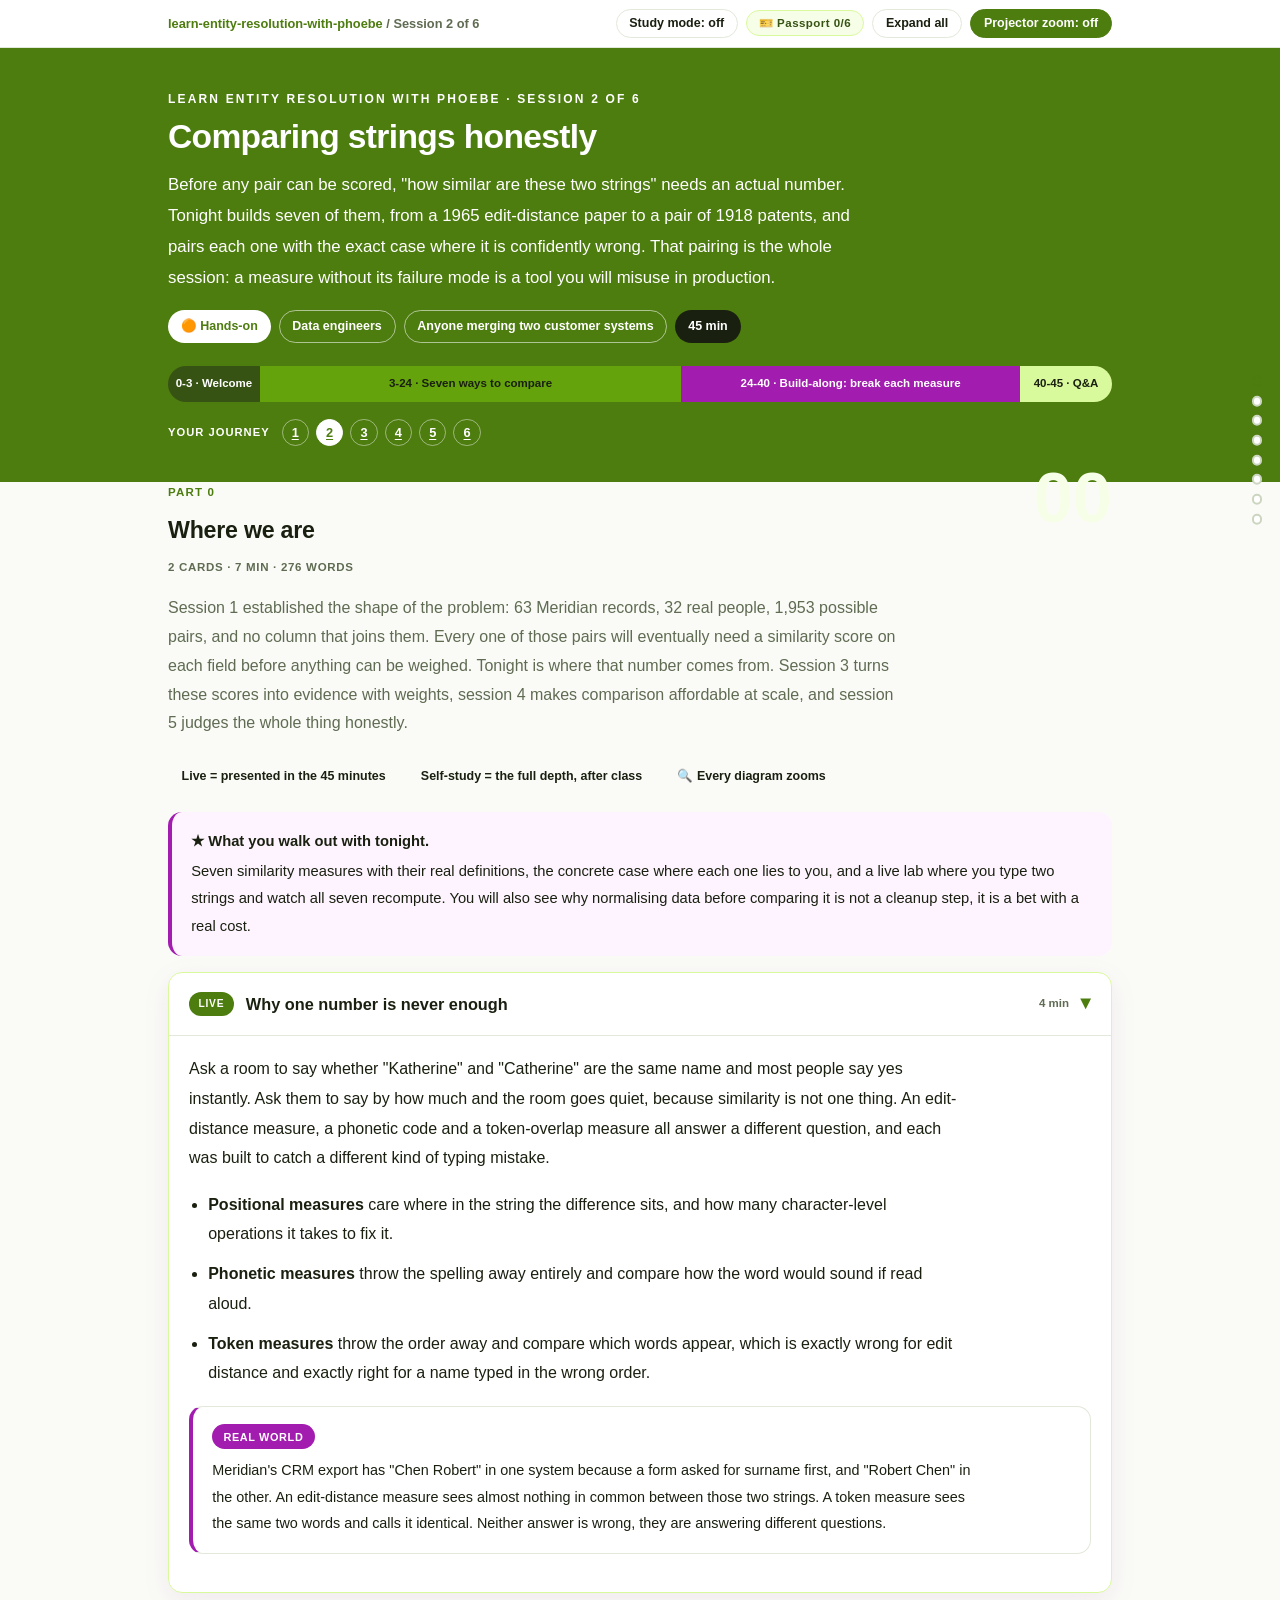
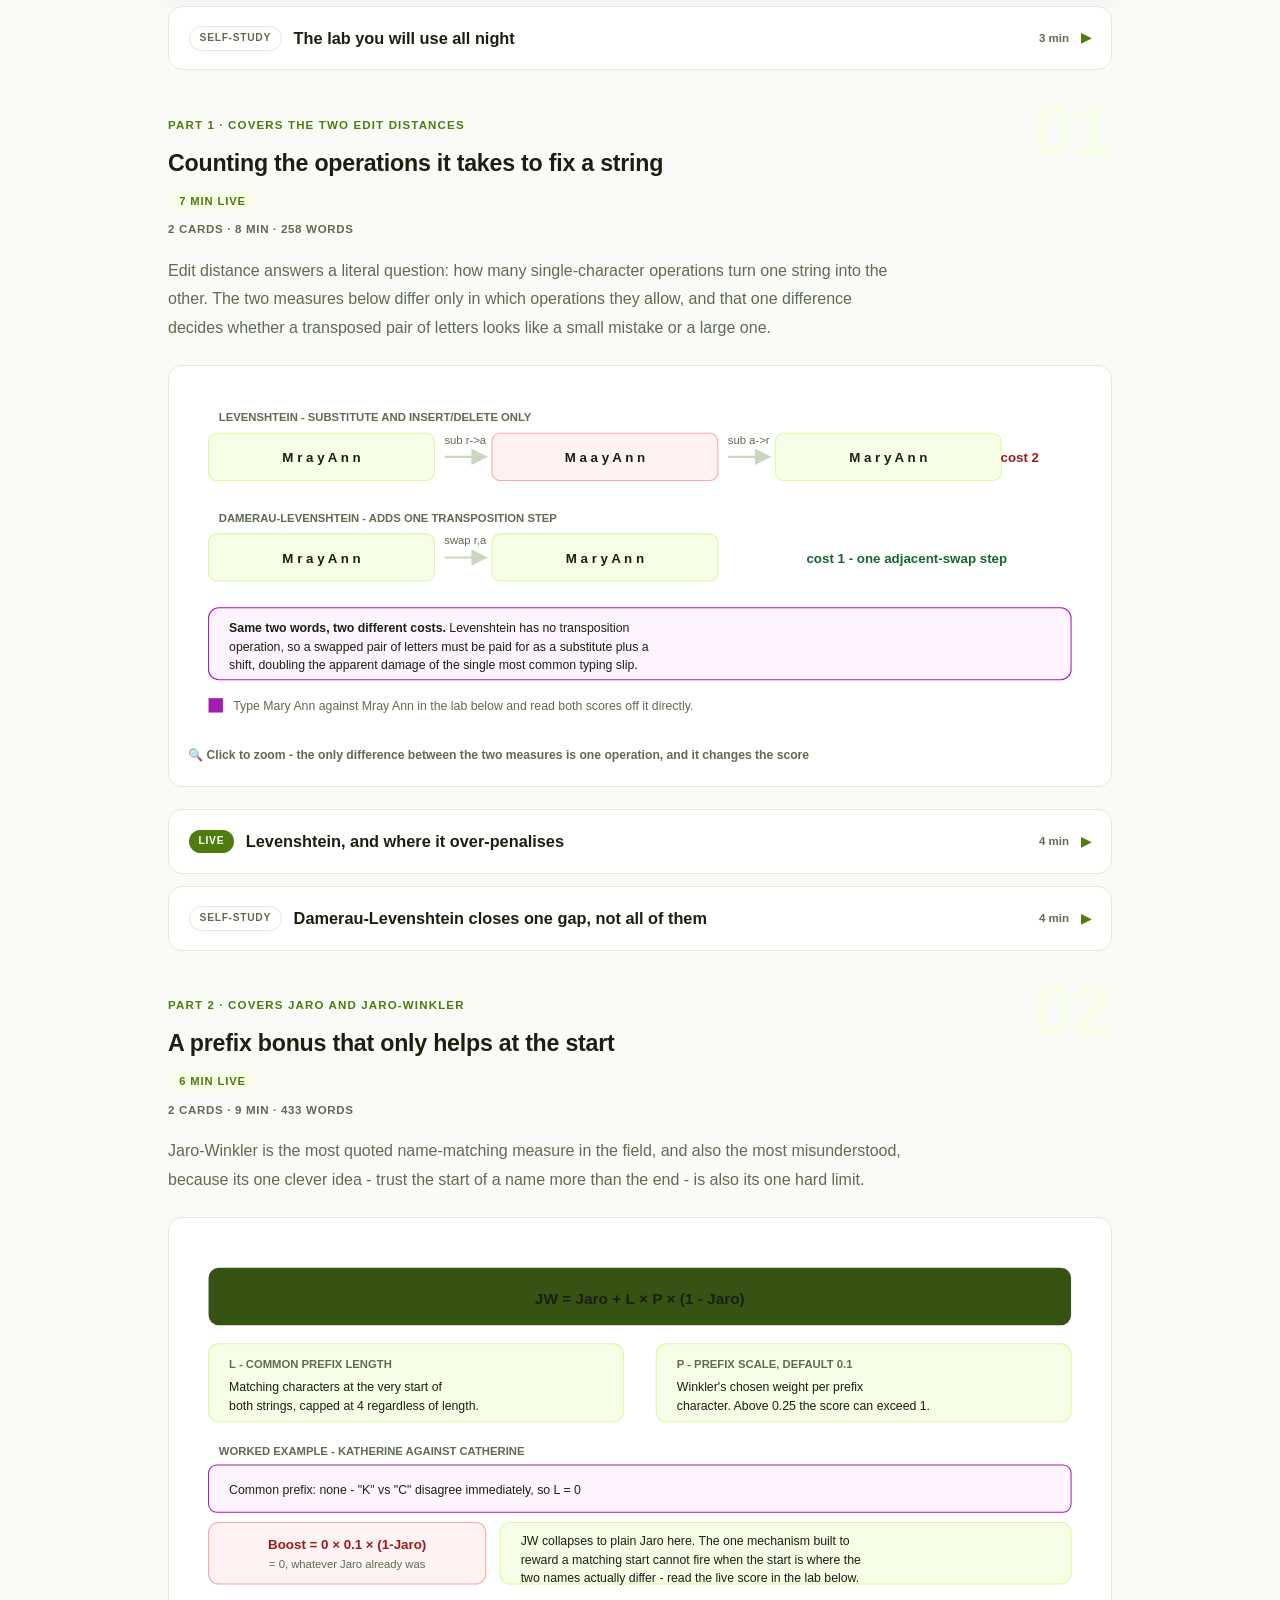
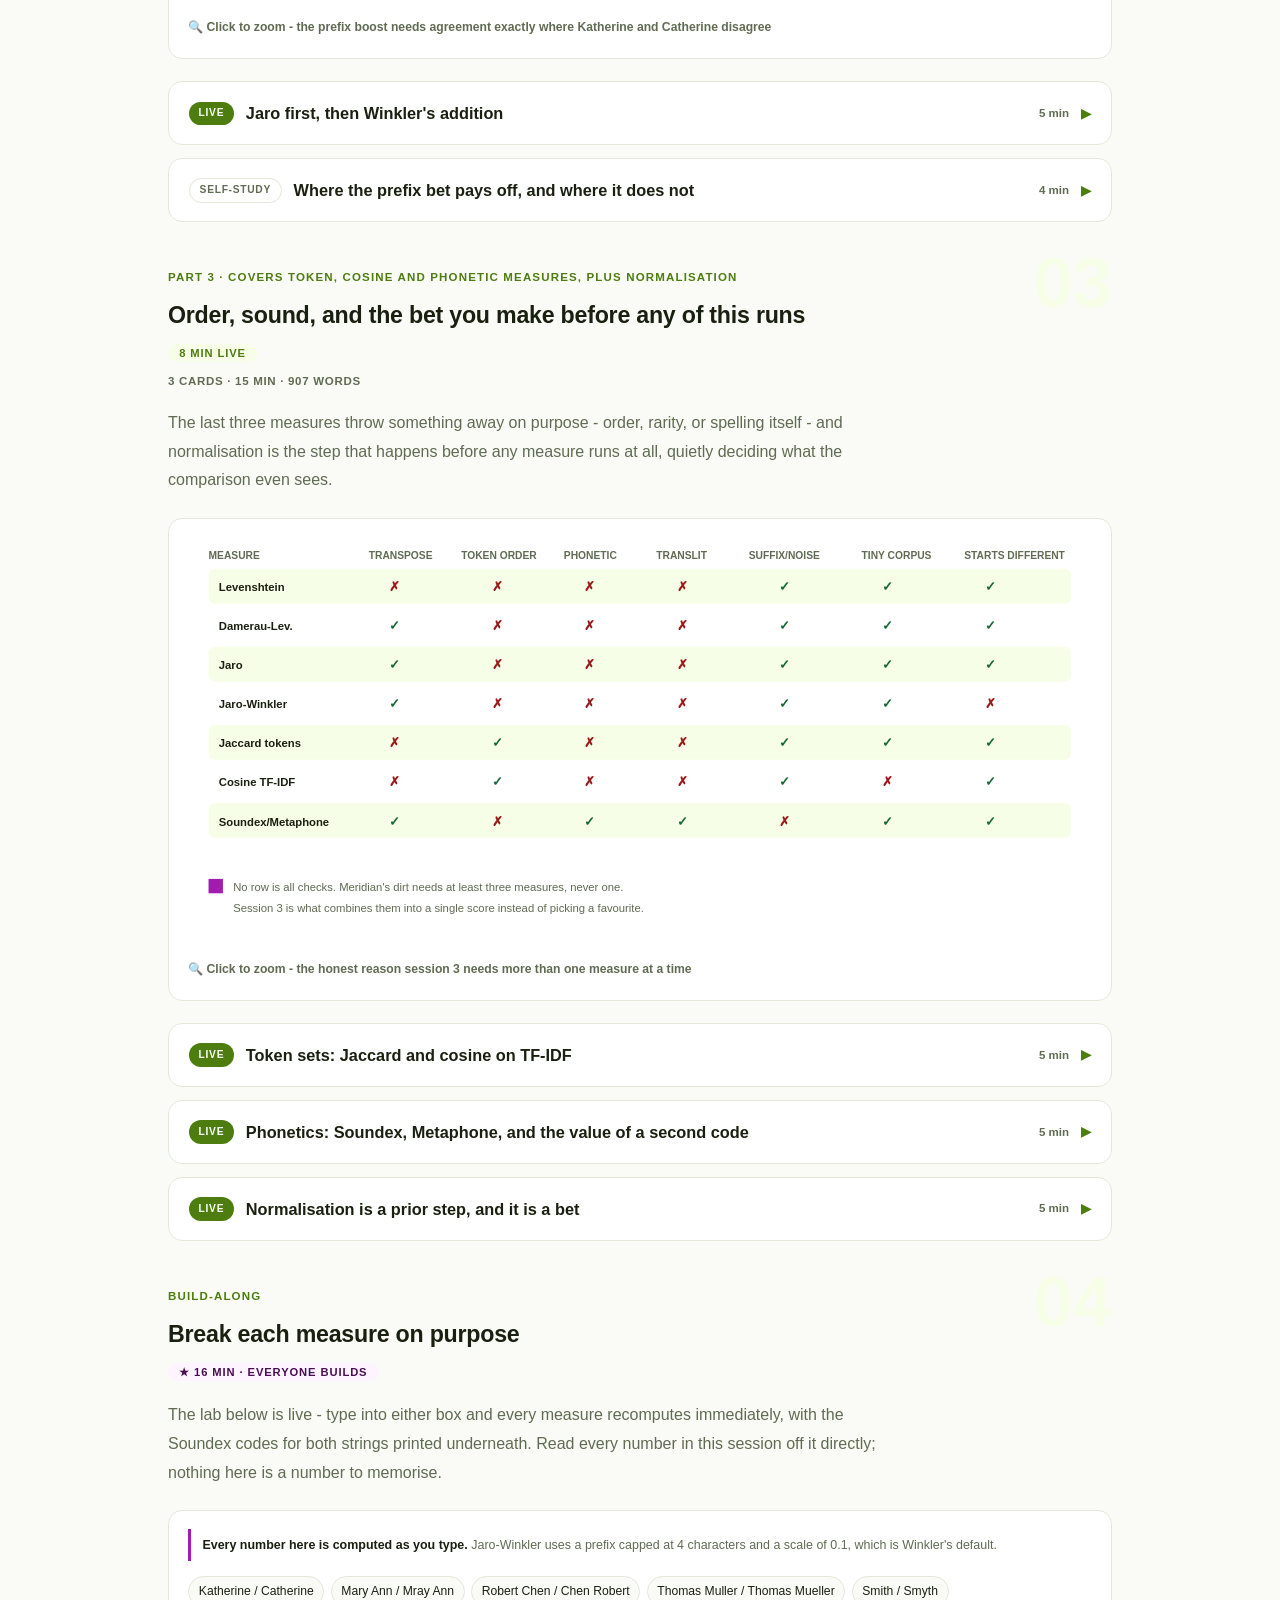
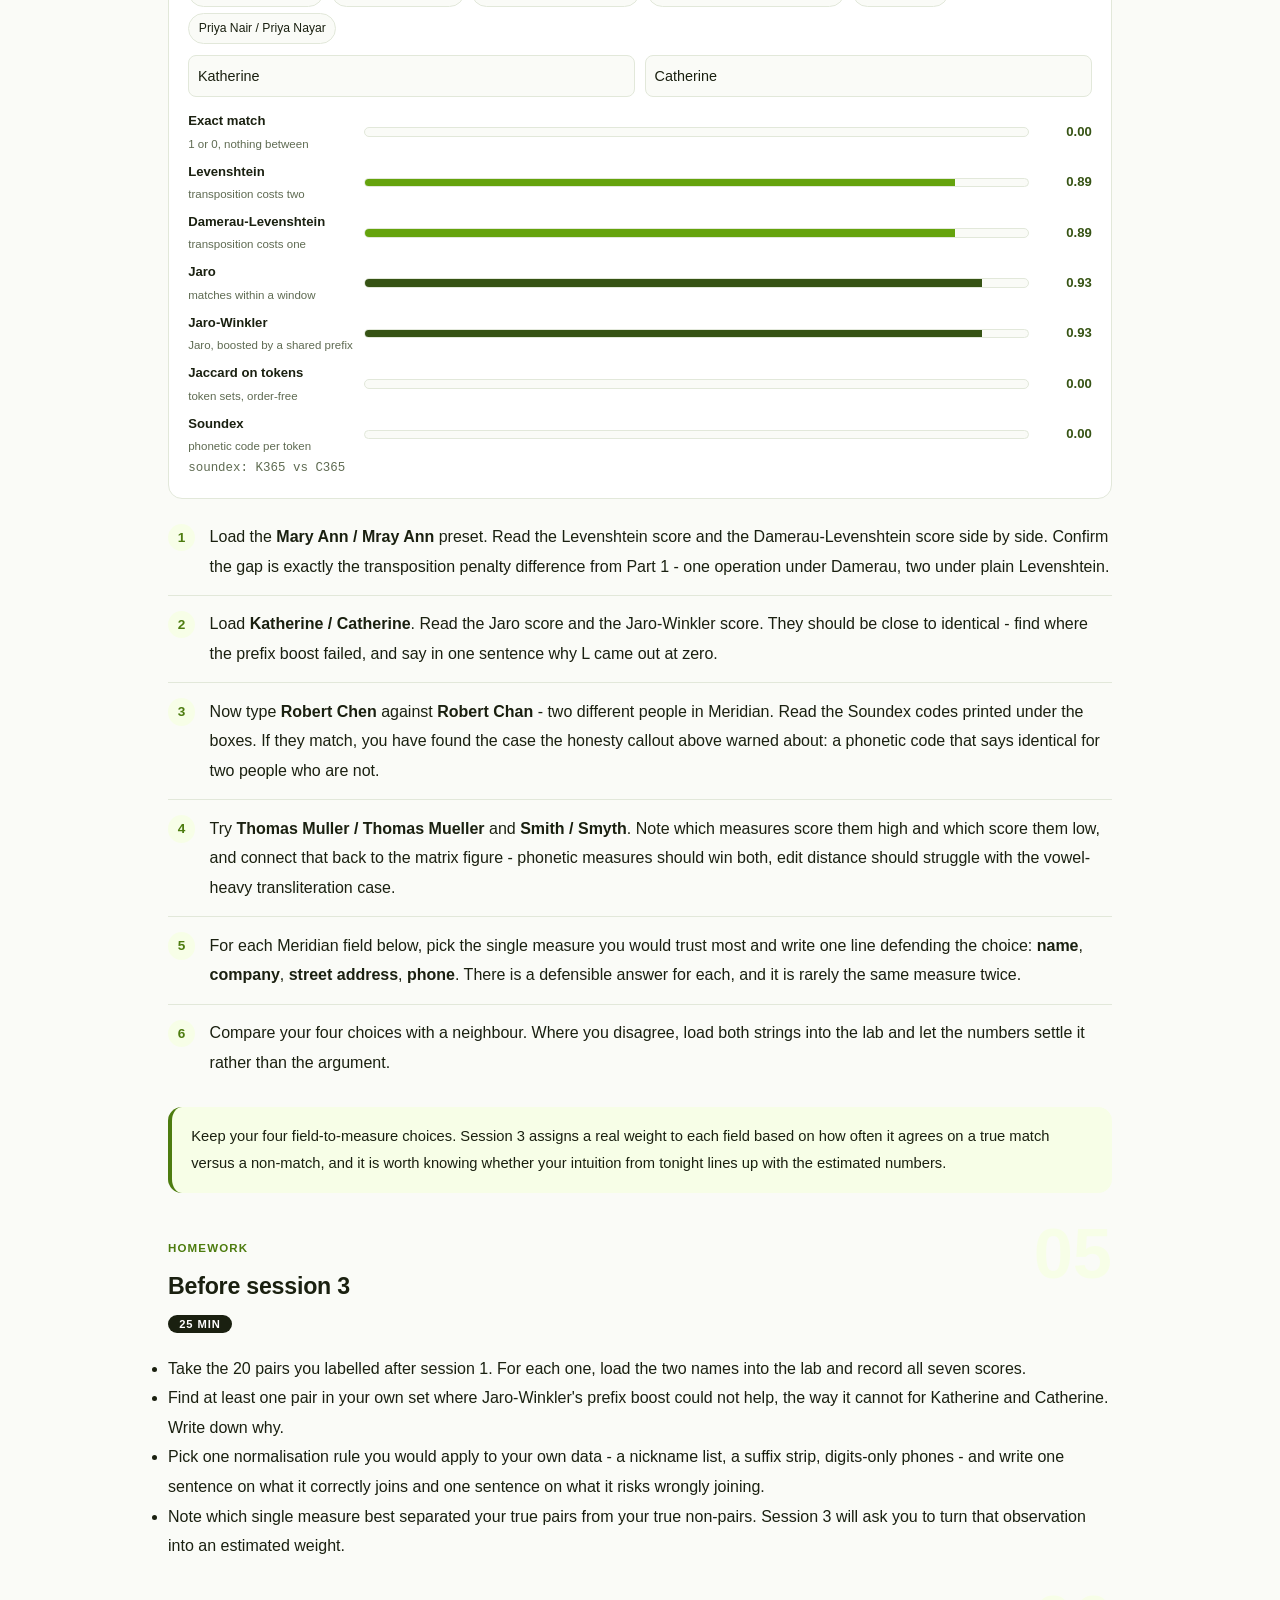
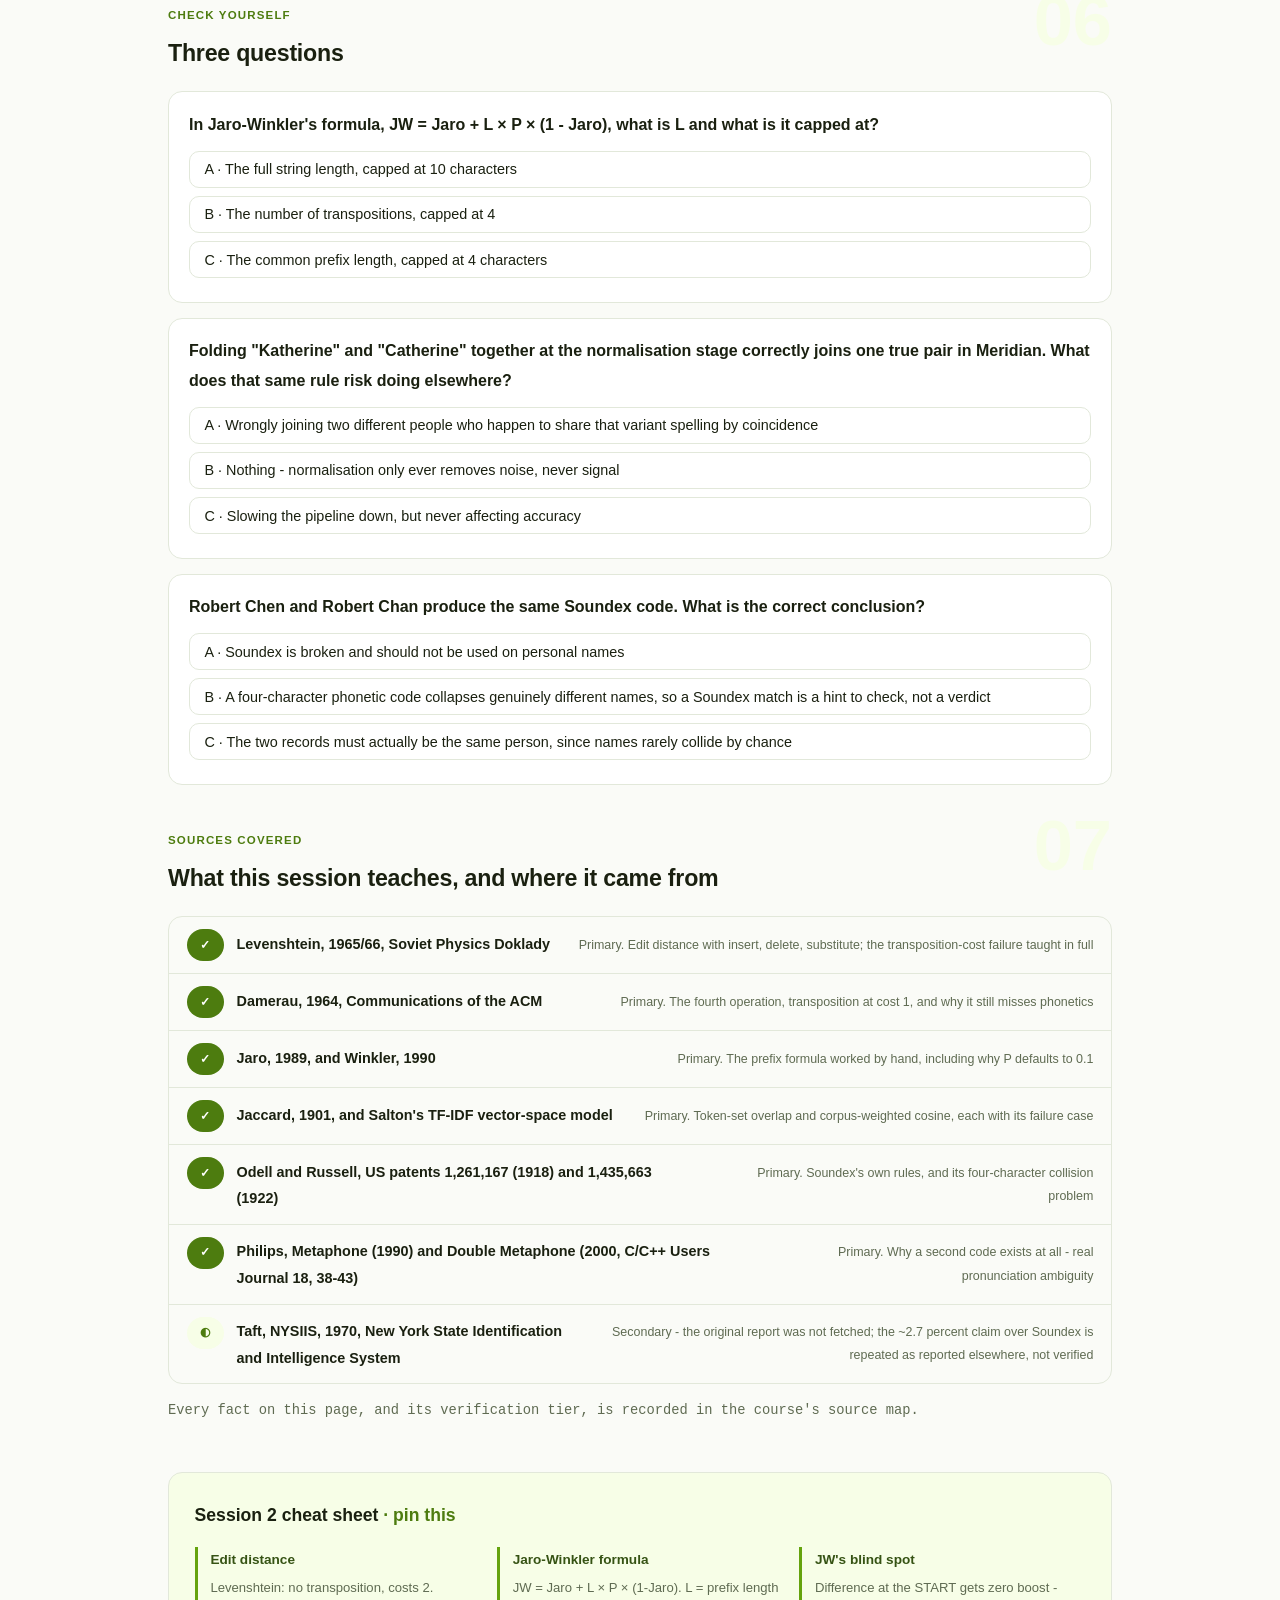
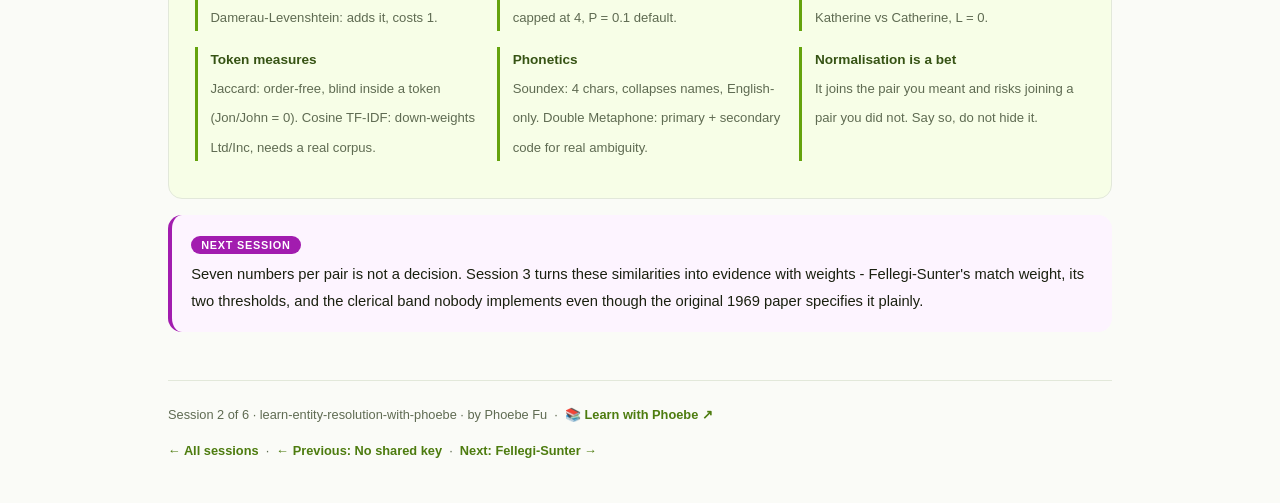
<file: courses/02-comparing-strings.html>
<!DOCTYPE html>
<html lang="en">
<head>
<meta charset="UTF-8">
<meta name="viewport" content="width=device-width, initial-scale=1.0">
<!-- social:start -->
<meta name="description" content="Session 2 of 6. Seven ways to score how similar two strings are, each with the real definition and the exact case where it is confidently wrong - including why Jaro-Winkler's famous prefix boost cannot help when Katherine meets Catherine.">
<meta property="og:type" content="article">
<meta property="og:site_name" content="Learn with Phoebe">
<meta property="og:title" content="Comparing strings honestly - learn entity resolution with phoebe">
<meta property="og:description" content="Session 2 of 6. Seven string measures, seven concrete failures, and a live lab where you type the strings.">
<meta property="og:url" content="https://phoebefu6.github.io/learn-entity-resolution-with-phoebe/courses/02-comparing-strings.html">
<meta property="og:image" content="https://phoebefu6.github.io/learn-entity-resolution-with-phoebe/assets/og-cover.png">
<meta property="og:image:width" content="1200">
<meta property="og:image:height" content="630">
<meta name="twitter:card" content="summary_large_image">
<meta name="twitter:title" content="Comparing strings honestly - learn entity resolution with phoebe">
<meta name="twitter:description" content="Session 2 of 6. Seven string measures, and the case where each one is confidently wrong.">
<meta name="twitter:image" content="https://phoebefu6.github.io/learn-entity-resolution-with-phoebe/assets/og-cover.png">
<!-- social:end -->
<title>Session 2 · Comparing strings honestly - learn entity resolution with phoebe</title>
<link rel="stylesheet" href="../assets/style.css?v=24">
</head>
<body>

<div class="toolbar">
  <div class="wrap">
    <span class="crumb"><a href="../index.html">learn-entity-resolution-with-phoebe</a> / Session 2 of 6</span>
    <button class="btn" id="toggle-all" type="button">Expand all</button>
    <button class="btn primary" id="zoom-toggle" type="button">Projector zoom: off</button>
  </div>
</div>

<header class="masthead">
  <div class="wrap">
    <div class="eyebrow">Learn Entity Resolution with Phoebe · Session 2 of 6</div>
    <h1>Comparing strings <span class="accent">honestly</span></h1>
    <p class="sub">Before any pair can be scored, "how similar are these two strings" needs an actual number. Tonight builds seven of them, from a 1965 edit-distance paper to a pair of 1918 patents, and pairs each one with the exact case where it is confidently wrong. That pairing is the whole session: a measure without its failure mode is a tool you will misuse in production.</p>
    <div class="chip-row">
      <span class="chip level">🟠 Hands-on</span>
      <span class="chip audience">Data engineers</span>
      <span class="chip audience">Anyone merging two customer systems</span>
      <span class="chip time">45 min</span>
    </div>
    <div class="agenda">
      <span class="a1" style="flex:1">0-3 · Welcome</span>
      <span class="a2" style="flex:5">3-24 · Seven ways to compare</span>
      <span class="a3" style="flex:4">24-40 · Build-along: break each measure</span>
      <span class="a4" style="flex:1">40-45 · Q&amp;A</span>
    </div>
  </div>
</header>

<main class="wrap">

  <!-- ============ INTRO ============ -->
  <section class="section" id="intro">
    <div class="section-kicker">
      <span class="klabel">Part 0</span>
      <h2>Where we are</h2>
    </div>
    <p class="lede">Session 1 established the shape of the problem: 63 Meridian records, 32 real people, 1,953 possible pairs, and no column that joins them. Every one of those pairs will eventually need a similarity score on each field before anything can be weighed. Tonight is where that number comes from. Session 3 turns these scores into evidence with weights, session 4 makes comparison affordable at scale, and session 5 judges the whole thing honestly.</p>

    <div class="legend">
      <span class="pill">Live = presented in the 45 minutes</span>
      <span class="pill">Self-study = the full depth, after class</span>
      <span class="pill">🔍 Every diagram zooms</span>
    </div>

    <div class="callout win">
      <p><strong>★ What you walk out with tonight.</strong> Seven similarity measures with their real definitions, the concrete case where each one lies to you, and a live lab where you type two strings and watch all seven recompute. You will also see why normalising data before comparing it is not a cleanup step, it is a bet with a real cost.</p>
    </div>

    <details class="card" open>
      <summary><span class="mode live">Live</span>Why one number is never enough<span class="mini">4 min</span><span class="caret">▶</span></summary>
      <div class="body">
        <p>Ask a room to say whether "Katherine" and "Catherine" are the same name and most people say yes instantly. Ask them to say by how much and the room goes quiet, because similarity is not one thing. An edit-distance measure, a phonetic code and a token-overlap measure all answer a different question, and each was built to catch a different kind of typing mistake.</p>
        <ul>
          <li><strong>Positional measures</strong> care where in the string the difference sits, and how many character-level operations it takes to fix it.</li>
          <li><strong>Phonetic measures</strong> throw the spelling away entirely and compare how the word would sound if read aloud.</li>
          <li><strong>Token measures</strong> throw the order away and compare which words appear, which is exactly wrong for edit distance and exactly right for a name typed in the wrong order.</li>
        </ul>
        <div class="callout example">
          <span class="ex-pill">Real world</span>
          <p>Meridian's CRM export has "Chen Robert" in one system because a form asked for surname first, and "Robert Chen" in the other. An edit-distance measure sees almost nothing in common between those two strings. A token measure sees the same two words and calls it identical. Neither answer is wrong, they are answering different questions.</p>
        </div>
      </div>
    </details>

    <details class="card">
      <summary><span class="mode self">Self-study</span>The lab you will use all night<span class="mini">3 min</span><span class="caret">▶</span></summary>
      <div class="body">
        <p>Every number quoted from here on is read off the live widget lower in this page, not typed in by hand. Type any two strings into it and all seven measures recompute immediately, with the Soundex code for each printed underneath. Six presets are loaded to get you started - Katherine/Catherine, Mary Ann/Mray Ann, Robert Chen/Chen Robert, Thomas Muller/Thomas Mueller, Smith/Smyth, and Priya Nair/Priya Nayar - but the free-text boxes are the point. If a claim in this session sounds surprising, retype the pair yourself before you believe it.</p>
      </div>
    </details>
  </section>

  <!-- ============ PART 1 ============ -->
  <section class="section" id="part-1">
    <div class="section-kicker">
      <span class="klabel">Part 1 · covers the two edit distances</span>
      <h2>Counting the operations it takes to fix a string</h2>
      <span class="tag concept">7 min live</span>
    </div>
    <p class="lede">Edit distance answers a literal question: how many single-character operations turn one string into the other. The two measures below differ only in which operations they allow, and that one difference decides whether a transposed pair of letters looks like a small mistake or a large one.</p>

    <figure class="zoomable">
      <svg viewBox="0 0 880 340" xmlns="http://www.w3.org/2000/svg" role="img" aria-label="Turning Mray Ann into Mary Ann: Levenshtein needs a substitute and an insert or delete for a total cost of two, while Damerau-Levenshtein spends one transposition step and is done">
        <style>
          .e2aH { font: 700 11px Inter, sans-serif; fill: #5F6B52; }
          .e2aK { font: 700 13px Inter, sans-serif; fill: #1A2010; }
          .e2aC { font: 400 12px Inter, sans-serif; fill: #1A2010; }
          .e2aT { font: 700 12px Inter, sans-serif; fill: #fff; }
          .e2aS { font: 400 11px Inter, sans-serif; fill: #5F6B52; }
          .e2aR { font: 800 13px Inter, sans-serif; fill: #991B1B; }
          .e2aG { font: 800 13px Inter, sans-serif; fill: #166534; }
          .e2aN { font: 400 12px Inter, sans-serif; fill: #5F6B52; }
        </style>
        <defs>
          <marker id="e2Ar" markerWidth="8" markerHeight="8" refX="7" refY="4" orient="auto"><path d="M0,0 L8,4 L0,8 z" fill="#CBD5C0"/></marker>
        </defs>

        <text class="e2aH" x="30" y="34">LEVENSHTEIN - SUBSTITUTE AND INSERT/DELETE ONLY</text>
        <rect x="20" y="46" width="220" height="46" rx="8" fill="#F7FEE7" stroke="#D9F99D"/>
        <text class="e2aK" x="130" y="74" text-anchor="middle">M r a y  A n n</text>
        <line x1="250" y1="69" x2="290" y2="69" stroke="#CBD5C0" stroke-width="2" marker-end="url(#e2Ar)"/>
        <text class="e2aS" x="270" y="56" text-anchor="middle">sub r-&gt;a</text>
        <rect x="296" y="46" width="220" height="46" rx="8" fill="#FEF2F2" stroke="#FCA5A5"/>
        <text class="e2aK" x="406" y="74" text-anchor="middle">M a a y  A n n</text>
        <line x1="526" y1="69" x2="566" y2="69" stroke="#CBD5C0" stroke-width="2" marker-end="url(#e2Ar)"/>
        <text class="e2aS" x="546" y="56" text-anchor="middle">sub a-&gt;r</text>
        <rect x="572" y="46" width="220" height="46" rx="8" fill="#F7FEE7" stroke="#D9F99D"/>
        <text class="e2aK" x="682" y="74" text-anchor="middle">M a r y  A n n</text>
        <text class="e2aR" x="810" y="74" text-anchor="middle">cost 2</text>

        <text class="e2aH" x="30" y="132">DAMERAU-LEVENSHTEIN - ADDS ONE TRANSPOSITION STEP</text>
        <rect x="20" y="144" width="220" height="46" rx="8" fill="#F7FEE7" stroke="#D9F99D"/>
        <text class="e2aK" x="130" y="172" text-anchor="middle">M r a y  A n n</text>
        <line x1="250" y1="167" x2="290" y2="167" stroke="#CBD5C0" stroke-width="2" marker-end="url(#e2Ar)"/>
        <text class="e2aS" x="270" y="154" text-anchor="middle">swap r,a</text>
        <rect x="296" y="144" width="220" height="46" rx="8" fill="#F7FEE7" stroke="#D9F99D"/>
        <text class="e2aK" x="406" y="172" text-anchor="middle">M a r y  A n n</text>
        <text class="e2aG" x="700" y="172" text-anchor="middle">cost 1 - one adjacent-swap step</text>

        <rect x="20" y="216" width="840" height="70" rx="10" fill="#FDF4FF" stroke="#A21CAF" stroke-width="1"/>
        <text class="e2aC" x="40" y="240"><tspan font-weight="700">Same two words, two different costs.</tspan> Levenshtein has no transposition</text>
        <text class="e2aC" x="40" y="258">operation, so a swapped pair of letters must be paid for as a substitute plus a</text>
        <text class="e2aC" x="40" y="276">shift, doubling the apparent damage of the single most common typing slip.</text>

        <rect x="20" y="304" width="14" height="14" fill="#A21CAF"/>
        <text class="e2aN" x="44" y="316">Type Mary Ann against Mray Ann in the lab below and read both scores off it directly.</text>
      </svg>
      <figcaption>🔍 Click to zoom - the only difference between the two measures is one operation, and it changes the score</figcaption>
    </figure>

    <details class="card">
      <summary><span class="mode live">Live</span>Levenshtein, and where it over-penalises<span class="mini">4 min</span><span class="caret">▶</span></summary>
      <div class="body">
        <p><strong>Levenshtein distance</strong> (1965/66, published in Soviet Physics Doklady) is the minimum number of single-character insertions, deletions and substitutions needed to turn one string into the other. It is the oldest of tonight's measures and still the default most people reach for, because it needs no assumptions about language or pronunciation, only characters.</p>
        <p>Its blind spot is exactly the mistake humans make most: swapping two adjacent letters. Levenshtein has no operation called "swap", so a transposition has to be expressed as a substitution plus an insertion or deletion, which prices it at <strong>2</strong> instead of the single slip it actually is. "Mary Ann" against "Mray Ann" is over-penalised for precisely this reason, and the lab below will show you the number.</p>
      </div>
    </details>

    <details class="card">
      <summary><span class="mode self">Self-study</span>Damerau-Levenshtein closes one gap, not all of them<span class="mini">4 min</span><span class="caret">▶</span></summary>
      <div class="body">
        <p><strong>Damerau-Levenshtein</strong> (Damerau, 1964, Communications of the ACM) adds a fourth operation, transposing two adjacent characters, at a cost of 1. It is built directly from an empirical observation Damerau made about real typing errors: the overwhelming majority of single mistakes are one of insertion, deletion, substitution or an adjacent transposition, so a distance that prices all four correctly should track real typos far better than one that only has three.</p>
        <p>It still has two limits worth naming. It is still positional - it does not know that "ph" and "f" can sound the same, or that "Muller" and "Mueller" are the same transliterated name spread across more than one adjacent swap. And it is still blind to phonetics entirely: nothing in either edit distance knows what a word sounds like, which is what Part 3 exists to fix.</p>
      </div>
    </details>
  </section>

  <!-- ============ PART 2 ============ -->
  <section class="section" id="part-2">
    <div class="section-kicker">
      <span class="klabel">Part 2 · covers Jaro and Jaro-Winkler</span>
      <h2>A prefix bonus that only helps at the start</h2>
      <span class="tag concept">6 min live</span>
    </div>
    <p class="lede">Jaro-Winkler is the most quoted name-matching measure in the field, and also the most misunderstood, because its one clever idea - trust the start of a name more than the end - is also its one hard limit.</p>

    <figure class="zoomable">
      <svg viewBox="0 0 880 360" xmlns="http://www.w3.org/2000/svg" role="img" aria-label="The Jaro-Winkler formula decomposed: JW equals Jaro plus L times P times one minus Jaro, with L the common prefix length capped at 4 and P the prefix scale at 0.1, worked through for Katherine against Catherine where L is zero and the boost is zero">
        <style>
          .e2bH { font: 700 11px Inter, sans-serif; fill: #5F6B52; }
          .e2bF { font: 700 15px Inter, sans-serif; fill: #1A2010; }
          .e2bT { font: 700 12px Inter, sans-serif; fill: #fff; }
          .e2bC { font: 400 12px Inter, sans-serif; fill: #1A2010; }
          .e2bD { font: 400 11px Inter, sans-serif; fill: #5F6B52; }
          .e2bR { font: 800 13px Inter, sans-serif; fill: #991B1B; }
          .e2bN { font: 400 12px Inter, sans-serif; fill: #5F6B52; }
        </style>
        <rect x="20" y="30" width="840" height="56" rx="10" fill="#365314"/>
        <text class="e2bF" x="440" y="65" text-anchor="middle" fill="#ECFCCB">JW  =  Jaro  +  L &#215; P &#215; (1 - Jaro)</text>

        <rect x="20" y="104" width="404" height="76" rx="10" fill="#F7FEE7" stroke="#D9F99D"/>
        <text class="e2bH" x="40" y="128">L - COMMON PREFIX LENGTH</text>
        <text class="e2bC" x="40" y="150">Matching characters at the very start of</text>
        <text class="e2bC" x="40" y="168">both strings, capped at 4 regardless of length.</text>

        <rect x="456" y="104" width="404" height="76" rx="10" fill="#F7FEE7" stroke="#D9F99D"/>
        <text class="e2bH" x="476" y="128">P - PREFIX SCALE, DEFAULT 0.1</text>
        <text class="e2bC" x="476" y="150">Winkler's chosen weight per prefix</text>
        <text class="e2bC" x="476" y="168">character. Above 0.25 the score can exceed 1.</text>

        <text class="e2bH" x="30" y="212">WORKED EXAMPLE - KATHERINE AGAINST CATHERINE</text>
        <rect x="20" y="222" width="840" height="46" rx="8" fill="#FDF4FF" stroke="#A21CAF"/>
        <text class="e2bC" x="40" y="250">Common prefix: none - "K" vs "C" disagree immediately, so L = 0</text>

        <rect x="20" y="278" width="270" height="60" rx="10" fill="#FEF2F2" stroke="#FCA5A5"/>
        <text class="e2bR" x="155" y="304" text-anchor="middle">Boost = 0 &#215; 0.1 &#215; (1-Jaro)</text>
        <text class="e2bD" x="155" y="322" text-anchor="middle">= 0, whatever Jaro already was</text>

        <rect x="304" y="278" width="556" height="60" rx="10" fill="#F7FEE7" stroke="#D9F99D"/>
        <text class="e2bC" x="324" y="300">JW collapses to plain Jaro here. The one mechanism built to</text>
        <text class="e2bC" x="324" y="318">reward a matching start cannot fire when the start is where the</text>
        <text class="e2bC" x="324" y="336">two names actually differ - read the live score in the lab below.</text>
      </svg>
      <figcaption>🔍 Click to zoom - the prefix boost needs agreement exactly where Katherine and Catherine disagree</figcaption>
    </figure>

    <details class="card">
      <summary><span class="mode live">Live</span>Jaro first, then Winkler's addition<span class="mini">5 min</span><span class="caret">▶</span></summary>
      <div class="body">
        <p><strong>Jaro similarity</strong> (1989) was built for short strings like personal names. It finds characters that match within a small window of each other's position, counts how many matched characters are out of order (transpositions), and combines match count and transposition count into a score between 0 and 1. Because matches only count within a window, it copes reasonably with characters shifting position by a little, and it copes badly with long strings where whole tokens have been reordered - a job token measures do far better, in Part 3.</p>
        <p><strong>Jaro-Winkler</strong> (Winkler, 1990) adds a bonus for agreement at the very start of the string: <code>JW = Jaro + L &#215; P &#215; (1 - Jaro)</code>, where <strong>L is the common prefix length, capped at 4 characters</strong>, and <strong>P is the prefix scale, 0.1 by default</strong>. The cap exists because Winkler found the earliest characters of a name are the most reliably typed ones in practice - a reasonable bet for Western given names, and the reason 0.1 is the default rather than something larger: push P above 0.25 and the formula can push the score above 1, which is not a valid similarity any more.</p>
        <div class="callout example">
          <span class="ex-pill">Real world</span>
          <p>Type Katherine against Catherine into the lab. The names share seven of nine characters and would sound identical read aloud, yet the prefix disagrees in the very first letter, so L is 0 and the boost is exactly 0. Jaro-Winkler quietly becomes plain Jaro on this pair, which is lower than most people expect walking in. This is the best teaching moment in the whole session: the measure is famous for its prefix logic, and this is the pair where that logic contributes nothing.</p>
        </div>
      </div>
    </details>

    <details class="card">
      <summary><span class="mode self">Self-study</span>Where the prefix bet pays off, and where it does not<span class="mini">4 min</span><span class="caret">▶</span></summary>
      <div class="body">
        <p>The prefix assumption is not arbitrary, it is tuned to Western given and family names, where data-entry errors cluster toward the end of a long word and the first few letters are usually typed carefully and read carefully. That is a real, useful bias for a lot of Meridian's data. It stops being useful the moment the variation lives at the front: transliterated names, prefixed titles, and any name where two cultures romanise the leading sound differently will all get zero help from L, no matter how similar the rest of the string is.</p>
        <p>The practical rule that falls out of this: Jaro-Winkler is a good default for Western personal names typed by a careless human, and a poor default for anything transliterated, anything token-reordered, or anything where the difference is structurally at the start. Know which kind of dirt you are looking at before trusting the prefix bonus to catch it.</p>
      </div>
    </details>
  </section>

  <!-- ============ PART 3 ============ -->
  <section class="section" id="part-3">
    <div class="section-kicker">
      <span class="klabel">Part 3 · covers token, cosine and phonetic measures, plus normalisation</span>
      <h2>Order, sound, and the bet you make before any of this runs</h2>
      <span class="tag concept">8 min live</span>
    </div>
    <p class="lede">The last three measures throw something away on purpose - order, rarity, or spelling itself - and normalisation is the step that happens before any measure runs at all, quietly deciding what the comparison even sees.</p>

    <figure class="zoomable">
      <svg viewBox="0 0 880 400" xmlns="http://www.w3.org/2000/svg" role="img" aria-label="A matrix of the seven measures against kinds of dirt in Meridian - nickname, transposition, token order, transliteration, phonetic spelling and company suffix - marking which measure handles which with a check or a cross">
        <style>
          .e2cH { font: 700 10px Inter, sans-serif; fill: #5F6B52; }
          .e2cR { font: 700 11px Inter, sans-serif; fill: #1A2010; }
          .e2cY { font: 800 13px Inter, sans-serif; fill: #166534; }
          .e2cN { font: 800 13px Inter, sans-serif; fill: #991B1B; }
          .e2cT { font: 400 11px Inter, sans-serif; fill: #5F6B52; }
        </style>
        <text class="e2cH" x="20" y="20">MEASURE</text>
        <text class="e2cH" x="176" y="20">TRANSPOSE</text>
        <text class="e2cH" x="266" y="20">TOKEN ORDER</text>
        <text class="e2cH" x="366" y="20">PHONETIC</text>
        <text class="e2cH" x="456" y="20">TRANSLIT</text>
        <text class="e2cH" x="546" y="20">SUFFIX/NOISE</text>
        <text class="e2cH" x="656" y="20">TINY CORPUS</text>
        <text class="e2cH" x="756" y="20">STARTS DIFFERENT</text>

        <!-- rows -->
        <g>
          <rect x="20" y="30" width="840" height="34" rx="6" fill="#F7FEE7"/>
          <text class="e2cR" x="30" y="52">Levenshtein</text>
          <text class="e2cN" x="196" y="52">&#10007;</text><text class="e2cN" x="296" y="52">&#10007;</text><text class="e2cN" x="386" y="52">&#10007;</text><text class="e2cN" x="476" y="52">&#10007;</text><text class="e2cY" x="576" y="52">&#10003;</text><text class="e2cY" x="676" y="52">&#10003;</text><text class="e2cY" x="776" y="52">&#10003;</text>
        </g>
        <g>
          <rect x="20" y="68" width="840" height="34" rx="6" fill="#fff"/>
          <text class="e2cR" x="30" y="90">Damerau-Lev.</text>
          <text class="e2cY" x="196" y="90">&#10003;</text><text class="e2cN" x="296" y="90">&#10007;</text><text class="e2cN" x="386" y="90">&#10007;</text><text class="e2cN" x="476" y="90">&#10007;</text><text class="e2cY" x="576" y="90">&#10003;</text><text class="e2cY" x="676" y="90">&#10003;</text><text class="e2cY" x="776" y="90">&#10003;</text>
        </g>
        <g>
          <rect x="20" y="106" width="840" height="34" rx="6" fill="#F7FEE7"/>
          <text class="e2cR" x="30" y="128">Jaro</text>
          <text class="e2cY" x="196" y="128">&#10003;</text><text class="e2cN" x="296" y="128">&#10007;</text><text class="e2cN" x="386" y="128">&#10007;</text><text class="e2cN" x="476" y="128">&#10007;</text><text class="e2cY" x="576" y="128">&#10003;</text><text class="e2cY" x="676" y="128">&#10003;</text><text class="e2cY" x="776" y="128">&#10003;</text>
        </g>
        <g>
          <rect x="20" y="144" width="840" height="34" rx="6" fill="#fff"/>
          <text class="e2cR" x="30" y="166">Jaro-Winkler</text>
          <text class="e2cY" x="196" y="166">&#10003;</text><text class="e2cN" x="296" y="166">&#10007;</text><text class="e2cN" x="386" y="166">&#10007;</text><text class="e2cN" x="476" y="166">&#10007;</text><text class="e2cY" x="576" y="166">&#10003;</text><text class="e2cY" x="676" y="166">&#10003;</text><text class="e2cN" x="776" y="166">&#10007;</text>
        </g>
        <g>
          <rect x="20" y="182" width="840" height="34" rx="6" fill="#F7FEE7"/>
          <text class="e2cR" x="30" y="204">Jaccard tokens</text>
          <text class="e2cN" x="196" y="204">&#10007;</text><text class="e2cY" x="296" y="204">&#10003;</text><text class="e2cN" x="386" y="204">&#10007;</text><text class="e2cN" x="476" y="204">&#10007;</text><text class="e2cY" x="576" y="204">&#10003;</text><text class="e2cY" x="676" y="204">&#10003;</text><text class="e2cY" x="776" y="204">&#10003;</text>
        </g>
        <g>
          <rect x="20" y="220" width="840" height="34" rx="6" fill="#fff"/>
          <text class="e2cR" x="30" y="242">Cosine TF-IDF</text>
          <text class="e2cN" x="196" y="242">&#10007;</text><text class="e2cY" x="296" y="242">&#10003;</text><text class="e2cN" x="386" y="242">&#10007;</text><text class="e2cN" x="476" y="242">&#10007;</text><text class="e2cY" x="576" y="242">&#10003;</text><text class="e2cN" x="676" y="242">&#10007;</text><text class="e2cY" x="776" y="242">&#10003;</text>
        </g>
        <g>
          <rect x="20" y="258" width="840" height="34" rx="6" fill="#F7FEE7"/>
          <text class="e2cR" x="30" y="280">Soundex/Metaphone</text>
          <text class="e2cY" x="196" y="280">&#10003;</text><text class="e2cN" x="296" y="280">&#10007;</text><text class="e2cY" x="386" y="280">&#10003;</text><text class="e2cY" x="476" y="280">&#10003;</text><text class="e2cN" x="576" y="280">&#10007;</text><text class="e2cY" x="676" y="280">&#10003;</text><text class="e2cY" x="776" y="280">&#10003;</text>
        </g>

        <rect x="20" y="332" width="14" height="14" fill="#A21CAF"/>
        <text class="e2cT" x="44" y="344">No row is all checks. Meridian's dirt needs at least three measures, never one.</text>
        <text class="e2cT" x="44" y="364">Session 3 is what combines them into a single score instead of picking a favourite.</text>
      </svg>
      <figcaption>🔍 Click to zoom - the honest reason session 3 needs more than one measure at a time</figcaption>
    </figure>

    <details class="card">
      <summary><span class="mode live">Live</span>Token sets: Jaccard and cosine on TF-IDF<span class="mini">5 min</span><span class="caret">▶</span></summary>
      <div class="body">
        <p><strong>Jaccard similarity on token sets</strong> (Jaccard, 1901) treats a string as a bag of words and scores the overlap: shared tokens divided by all tokens across both sides. It is completely order-independent, which is exactly what "Robert Chen" against "Chen Robert" needs - both sides are the set &#123;robert, chen&#125;, so Jaccard reports 1. Its failure sits one level down: it treats a token as atomic, so "Jon" and "John" are two entirely different tokens with zero overlap between them, even though a human reads them as the same name missing one letter. Jaccard cannot see inside a token at all.</p>
        <p><strong>Cosine similarity on TF-IDF vectors</strong> (the vector-space model, Salton) fixes a different problem: not every shared token is equally informative. "Ltd" and "Inc" appear in hundreds of company names and should barely move a similarity score, while a distinctive word like "Northwind" should move it a lot. TF-IDF weighting down-weights the common tokens automatically, which is exactly the property you want for company-name matching. Its failure is structural rather than conceptual: the "IDF" half of the name needs a corpus to estimate how rare a token actually is, and on a tiny corpus - Meridian's few dozen company names, or any young dataset - those rarity estimates are unstable and can swing the score around for reasons that have nothing to do with the two strings being compared.</p>
      </div>
    </details>

    <details class="card">
      <summary><span class="mode live">Live</span>Phonetics: Soundex, Metaphone, and the value of a second code<span class="mini">5 min</span><span class="caret">▶</span></summary>
      <div class="body">
        <p><strong>Soundex</strong> (Robert Russell and Margaret Odell, US patents 1,261,167 of 1918 and 1,435,663 of 1922) is the oldest phonetic code in production use anywhere, predating every other measure in this session by decades. It keeps the first letter of a name as-is, converts the rest of the consonants into a small set of digit codes for similar-sounding groups, drops vowels entirely, and pads or truncates the result to four characters. "Smith" and "Smyth" collapse onto the same code because Soundex never looks at the vowel that differs.</p>
        <p>The same mechanism is also its failure. A four-character code is a very small space, so genuinely different names collapse onto the same code far more often than seems safe, and the whole scheme was designed around English orthography and consonant sounds - it degrades on names built from other phonetic systems. Type two names that sound similar into the lab and read the codes it prints underneath; a match there is a hint worth checking, never a verdict on its own.</p>
        <p><strong>Metaphone</strong> (Lawrence Philips, 1990, published in Computer Language) improved on Soundex's rule set for English pronunciation but still returns one code, which means it still cannot represent a name with two legitimate pronunciations. <strong>Double Metaphone</strong> (Philips, 2000, C/C++ Users Journal 18, pages 38 to 43) fixes exactly that: it returns a primary and a secondary code, so a name that could plausibly be pronounced two ways - many Slavic, Germanic, Celtic, Greek and Hispanic surnames among them - carries both possibilities forward instead of forcing a single guess.</p>
        <div class="callout warn">
          <p><strong>Verification honesty.</strong> NYSIIS (Taft, 1970, New York State Identification and Intelligence System) is a further phonetic scheme with different vowel and suffix rules than Soundex. The original agency report was not fetched for this course, so the commonly cited claim that NYSIIS improves match accuracy by roughly 2.7 percent over Soundex on European and Hispanic surnames is reported here as it travels through secondary sources, not verified against the primary study. Treat that number as a widely repeated estimate, not a checked fact.</p>
        </div>
      </div>
    </details>

    <details class="card">
      <summary><span class="mode live">Live</span>Normalisation is a prior step, and it is a bet<span class="mini">5 min</span><span class="caret">▶</span></summary>
      <div class="body">
        <p>Every measure above runs on whatever text it is handed, and what it is handed is usually the product of a normalisation step that ran first: expanding nicknames, standardising transliteration, abbreviating or expanding street types, stripping company suffixes, or reducing a phone number to digits only. None of the seven measures know this happened. That is exactly the risk - normalisation destroys the original difference before any measure gets a chance to weigh it.</p>
        <ul>
          <li><strong>Nickname lists.</strong> Folding "Bob" into "Robert" and "Mike" into "Michael" recovers real matches a string measure alone would score low. It also assumes a nickname always means the same underlying formal name, which is not universally true.</li>
          <li><strong>Transliteration.</strong> "Muller" and "Mueller" are the same German surname written two ways after the umlaut is dropped or expanded. A transliteration table catches this reliably; a raw edit distance sees two substitutions and one insertion.</li>
          <li><strong>Street abbreviation.</strong> "Street" and "St", "Court" and "Ct" need a lookup table, not a smarter string measure, because the shortening is a convention rather than a spelling error.</li>
          <li><strong>Phone digits only.</strong> Stripping formatting down to digits turns "0412 336 908" and "+61 412 336 908" into comparable strings, though it also throws away the country-code information that would otherwise tell you the numbers are formatted for different markets.</li>
          <li><strong>Company suffix stripping.</strong> Removing "Ltd", "Inc", "Limited" and similar tokens correctly joins "Northwind Ltd" and "Northwind Limited". It also correctly joins "Northwind Ltd" and "Northwind Pty Ltd" if those happen to be separate legal entities, which is the trade you are actually making.</li>
        </ul>
        <p>Folding "Katherine" and "Catherine" together at the normalisation stage correctly joins the one pair in Meridian where that is the right call, and it risks wrongly joining two different people elsewhere in a larger dataset who happen to share that variant spelling by coincidence rather than by being the same person. There is no version of normalisation that avoids this trade - the honest move is to make the bet visible, not to pretend cleaning the data removed the judgement call.</p>
      </div>
    </details>
  </section>

  <!-- ============ DEMO ============ -->
  <section class="section" id="demo-1">
    <div class="section-kicker">
      <span class="klabel">Build-along</span>
      <h2>Break each measure on purpose</h2>
      <span class="tag demo">★ 16 min · everyone builds</span>
    </div>
    <p class="lede">The lab below is live - type into either box and every measure recomputes immediately, with the Soundex codes for both strings printed underneath. Read every number in this session off it directly; nothing here is a number to memorise.</p>

    <div class="er-wrap" id="er-lab"></div>

    <div class="steps">
      <div class="step"><p>Load the <strong>Mary Ann / Mray Ann</strong> preset. Read the Levenshtein score and the Damerau-Levenshtein score side by side. Confirm the gap is exactly the transposition penalty difference from Part 1 - one operation under Damerau, two under plain Levenshtein.</p></div>
      <div class="step"><p>Load <strong>Katherine / Catherine</strong>. Read the Jaro score and the Jaro-Winkler score. They should be close to identical - find where the prefix boost failed, and say in one sentence why L came out at zero.</p></div>
      <div class="step"><p>Now type <strong>Robert Chen</strong> against <strong>Robert Chan</strong> - two different people in Meridian. Read the Soundex codes printed under the boxes. If they match, you have found the case the honesty callout above warned about: a phonetic code that says identical for two people who are not.</p></div>
      <div class="step"><p>Try <strong>Thomas Muller / Thomas Mueller</strong> and <strong>Smith / Smyth</strong>. Note which measures score them high and which score them low, and connect that back to the matrix figure - phonetic measures should win both, edit distance should struggle with the vowel-heavy transliteration case.</p></div>
      <div class="step"><p>For each Meridian field below, pick the single measure you would trust most and write one line defending the choice: <strong>name</strong>, <strong>company</strong>, <strong>street address</strong>, <strong>phone</strong>. There is a defensible answer for each, and it is rarely the same measure twice.</p></div>
      <div class="step"><p>Compare your four choices with a neighbour. Where you disagree, load both strings into the lab and let the numbers settle it rather than the argument.</p></div>
    </div>

    <div class="callout tip">
      <p>Keep your four field-to-measure choices. Session 3 assigns a real weight to each field based on how often it agrees on a true match versus a non-match, and it is worth knowing whether your intuition from tonight lines up with the estimated numbers.</p>
    </div>
  </section>

  <!-- ============ EXERCISE ============ -->
  <section class="section" id="exercise">
    <div class="section-kicker">
      <span class="klabel">Homework</span>
      <h2>Before session 3</h2>
      <span class="tag exercise">25 min</span>
    </div>
    <ul>
      <li>Take the 20 pairs you labelled after session 1. For each one, load the two names into the lab and record all seven scores.</li>
      <li>Find at least one pair in your own set where Jaro-Winkler's prefix boost could not help, the way it cannot for Katherine and Catherine. Write down why.</li>
      <li>Pick one normalisation rule you would apply to your own data - a nickname list, a suffix strip, digits-only phones - and write one sentence on what it correctly joins and one sentence on what it risks wrongly joining.</li>
      <li>Note which single measure best separated your true pairs from your true non-pairs. Session 3 will ask you to turn that observation into an estimated weight.</li>
    </ul>
  </section>

  <!-- ============ QUIZ ============ -->
  <section class="section" id="quiz">
    <div class="section-kicker">
      <span class="klabel">Check yourself</span>
      <h2>Three questions</h2>
    </div>

    <div class="quiz-q" data-answer="2">
      <p class="qtext">In Jaro-Winkler's formula, JW = Jaro + L &#215; P &#215; (1 - Jaro), what is L and what is it capped at?</p>
      <button class="qopt" type="button">A · The full string length, capped at 10 characters</button>
      <button class="qopt" type="button">B · The number of transpositions, capped at 4</button>
      <button class="qopt" type="button">C · The common prefix length, capped at 4 characters</button>
      <p class="qwhy">L is the length of the matching prefix shared by both strings, and Winkler capped it at 4 regardless of how much longer the strings are. Combined with the default prefix scale of 0.1, that keeps the maximum possible boost at 0.4 times whatever Jaro similarity was missing - and is exactly why the boost is zero whenever the very first character disagrees, as it does for Katherine against Catherine.</p>
    </div>

    <div class="quiz-q" data-answer="0">
      <p class="qtext">Folding "Katherine" and "Catherine" together at the normalisation stage correctly joins one true pair in Meridian. What does that same rule risk doing elsewhere?</p>
      <button class="qopt" type="button">A · Wrongly joining two different people who happen to share that variant spelling by coincidence</button>
      <button class="qopt" type="button">B · Nothing - normalisation only ever removes noise, never signal</button>
      <button class="qopt" type="button">C · Slowing the pipeline down, but never affecting accuracy</button>
      <p class="qwhy">Normalisation is lossy by construction: it destroys a distinction before any similarity measure gets to weigh it. The Katherine and Catherine fold is the right call for the one true Meridian pair it fixes, and the same rule applied at scale can just as easily fuse two genuinely different people who share that spelling variant. That is why normalisation is described as a bet rather than a cleanup step.</p>
    </div>

    <div class="quiz-q" data-answer="1">
      <p class="qtext">Robert Chen and Robert Chan produce the same Soundex code. What is the correct conclusion?</p>
      <button class="qopt" type="button">A · Soundex is broken and should not be used on personal names</button>
      <button class="qopt" type="button">B · A four-character phonetic code collapses genuinely different names, so a Soundex match is a hint to check, not a verdict</button>
      <button class="qopt" type="button">C · The two records must actually be the same person, since names rarely collide by chance</button>
      <p class="qwhy">Soundex compresses a name into four characters by design, and that small a space guarantees collisions between names that sound broadly alike but are not the same. Chen and Chan are exactly this case. The honest use of a phonetic code is as one signal among several - session 3 is where it gets combined with the rest rather than trusted alone.</p>
    </div>

    <p class="quiz-score"></p>
  </section>

  <!-- ============ SOURCES ============ -->
  <section class="section" id="official">
    <div class="section-kicker">
      <span class="klabel">Sources covered</span>
      <h2>What this session teaches, and where it came from</h2>
    </div>
    <div class="covered">
      <div class="covered-row"><span class="status pill solid">✓</span><span class="name">Levenshtein, 1965/66, Soviet Physics Doklady</span><span class="note">Primary. Edit distance with insert, delete, substitute; the transposition-cost failure taught in full</span></div>
      <div class="covered-row"><span class="status pill solid">✓</span><span class="name">Damerau, 1964, Communications of the ACM</span><span class="note">Primary. The fourth operation, transposition at cost 1, and why it still misses phonetics</span></div>
      <div class="covered-row"><span class="status pill solid">✓</span><span class="name">Jaro, 1989, and Winkler, 1990</span><span class="note">Primary. The prefix formula worked by hand, including why P defaults to 0.1</span></div>
      <div class="covered-row"><span class="status pill solid">✓</span><span class="name">Jaccard, 1901, and Salton's TF-IDF vector-space model</span><span class="note">Primary. Token-set overlap and corpus-weighted cosine, each with its failure case</span></div>
      <div class="covered-row"><span class="status pill solid">✓</span><span class="name">Odell and Russell, US patents 1,261,167 (1918) and 1,435,663 (1922)</span><span class="note">Primary. Soundex's own rules, and its four-character collision problem</span></div>
      <div class="covered-row"><span class="status pill solid">✓</span><span class="name">Philips, Metaphone (1990) and Double Metaphone (2000, C/C++ Users Journal 18, 38-43)</span><span class="note">Primary. Why a second code exists at all - real pronunciation ambiguity</span></div>
      <div class="covered-row"><span class="status pill light">◐</span><span class="name">Taft, NYSIIS, 1970, New York State Identification and Intelligence System</span><span class="note">Secondary - the original report was not fetched; the ~2.7 percent claim over Soundex is repeated as reported elsewhere, not verified</span></div>
    </div>
    <p class="mono" style="margin-top:14px">Every fact on this page, and its verification tier, is recorded in the course's source map.</p>
  </section>

  <!-- ============ CHEAT SHEET ============ -->
  <section class="cheat" id="cheatsheet">
    <h3>Session 2 cheat sheet <span>· pin this</span></h3>
    <div class="grid-2">
      <div class="cheat-item"><b>Edit distance</b><span>Levenshtein: no transposition, costs 2. Damerau-Levenshtein: adds it, costs 1.</span></div>
      <div class="cheat-item"><b>Jaro-Winkler formula</b><span>JW = Jaro + L &#215; P &#215; (1-Jaro). L = prefix length capped at 4, P = 0.1 default.</span></div>
      <div class="cheat-item"><b>JW's blind spot</b><span>Difference at the START gets zero boost - Katherine vs Catherine, L = 0.</span></div>
      <div class="cheat-item"><b>Token measures</b><span>Jaccard: order-free, blind inside a token (Jon/John = 0). Cosine TF-IDF: down-weights Ltd/Inc, needs a real corpus.</span></div>
      <div class="cheat-item"><b>Phonetics</b><span>Soundex: 4 chars, collapses names, English-only. Double Metaphone: primary + secondary code for real ambiguity.</span></div>
      <div class="cheat-item"><b>Normalisation is a bet</b><span>It joins the pair you meant and risks joining a pair you did not. Say so, do not hide it.</span></div>
    </div>
  </section>

  <div class="callout next">
    <span class="nx-pill">Next session</span>
    <p>Seven numbers per pair is not a decision. Session 3 turns these similarities into evidence with weights - Fellegi-Sunter's match weight, its two thresholds, and the clerical band nobody implements even though the original 1969 paper specifies it plainly.</p>
  </div>

  <footer class="pagefoot">
    <span>Session 2 of 6 · learn-entity-resolution-with-phoebe · by Phoebe Fu &nbsp;·&nbsp; 📚 <a href="https://phoebefu6.github.io/learn-with-phoebe/">Learn with Phoebe ↗</a></span>
    <span><a href="../index.html">← All sessions</a> &nbsp;·&nbsp; <a href="01-no-shared-key.html">← Previous: No shared key</a> &nbsp;·&nbsp; <a href="03-fellegi-sunter.html">Next: Fellegi-Sunter →</a></span>
  </footer>

</main>

<script src="../assets/app.js?v=22"></script>
<script src="../assets/er-live.js?v=1"></script>
</body>
</html>
</file>
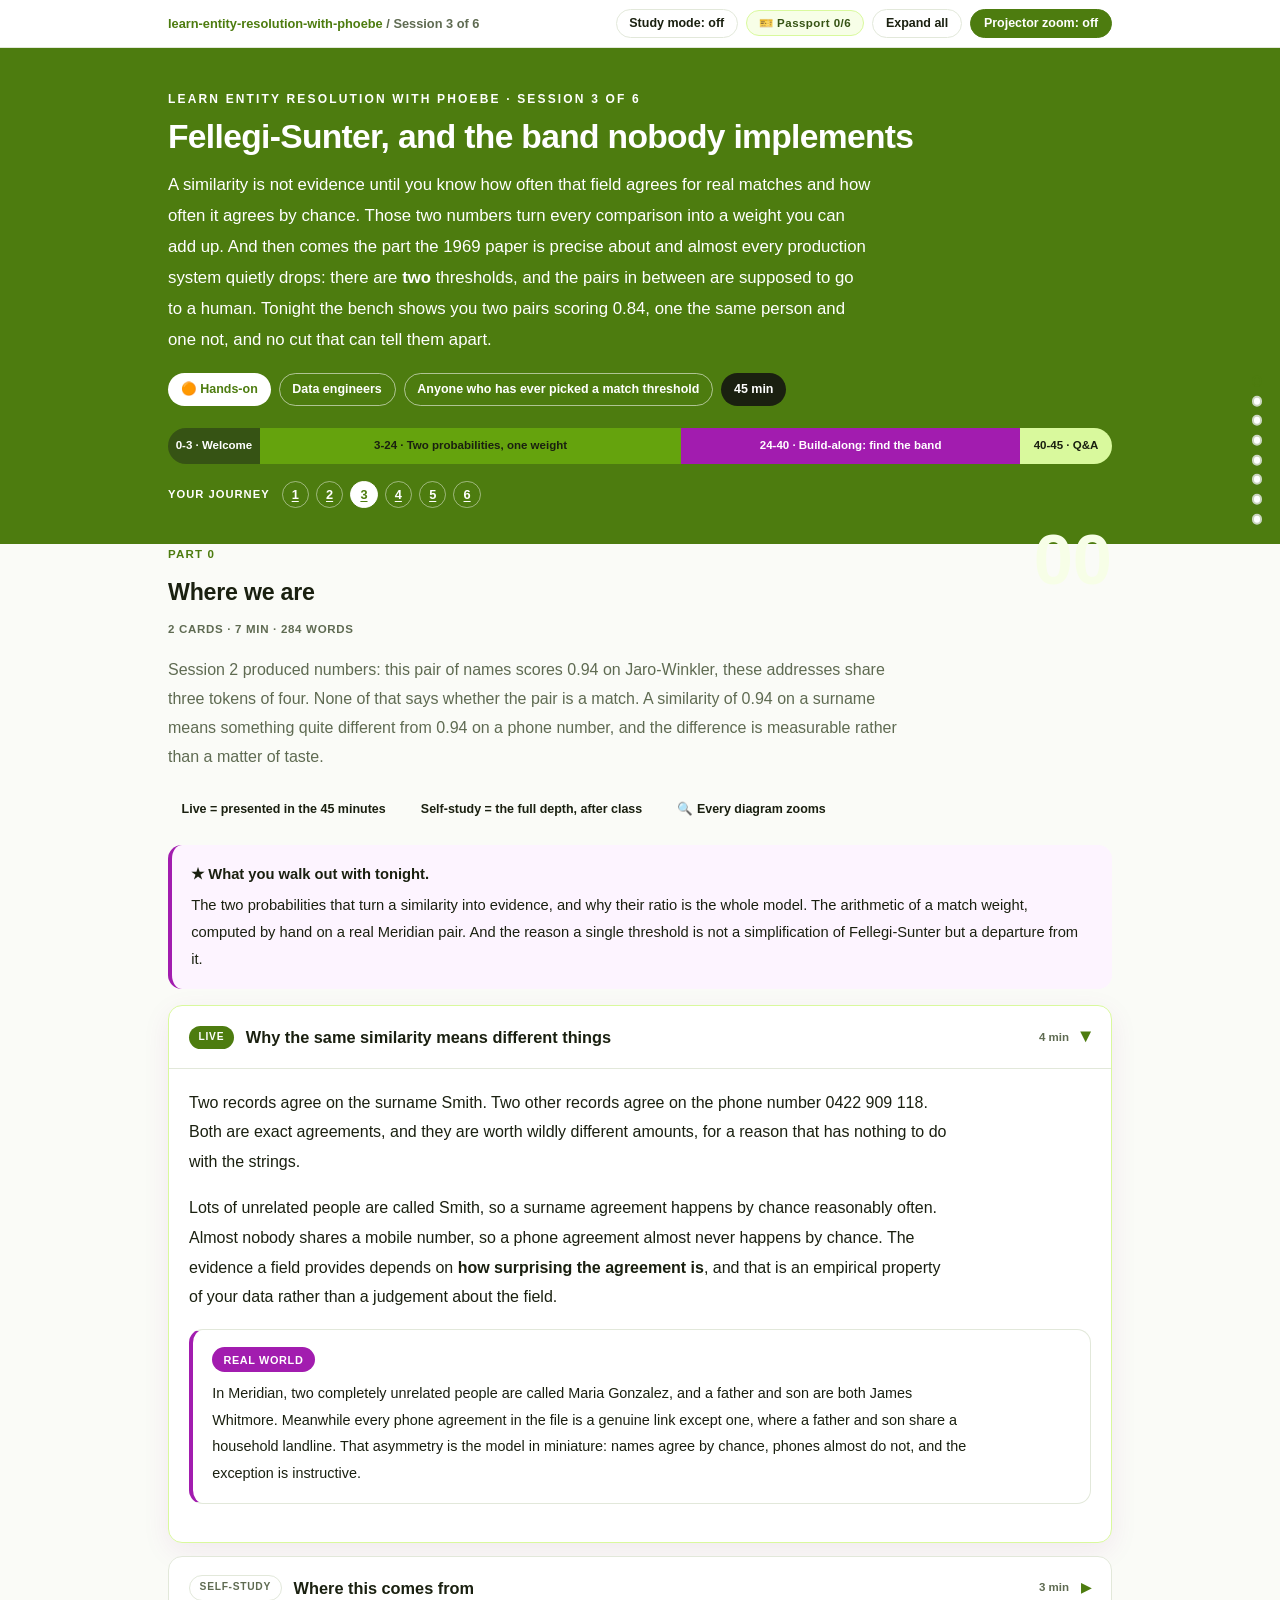
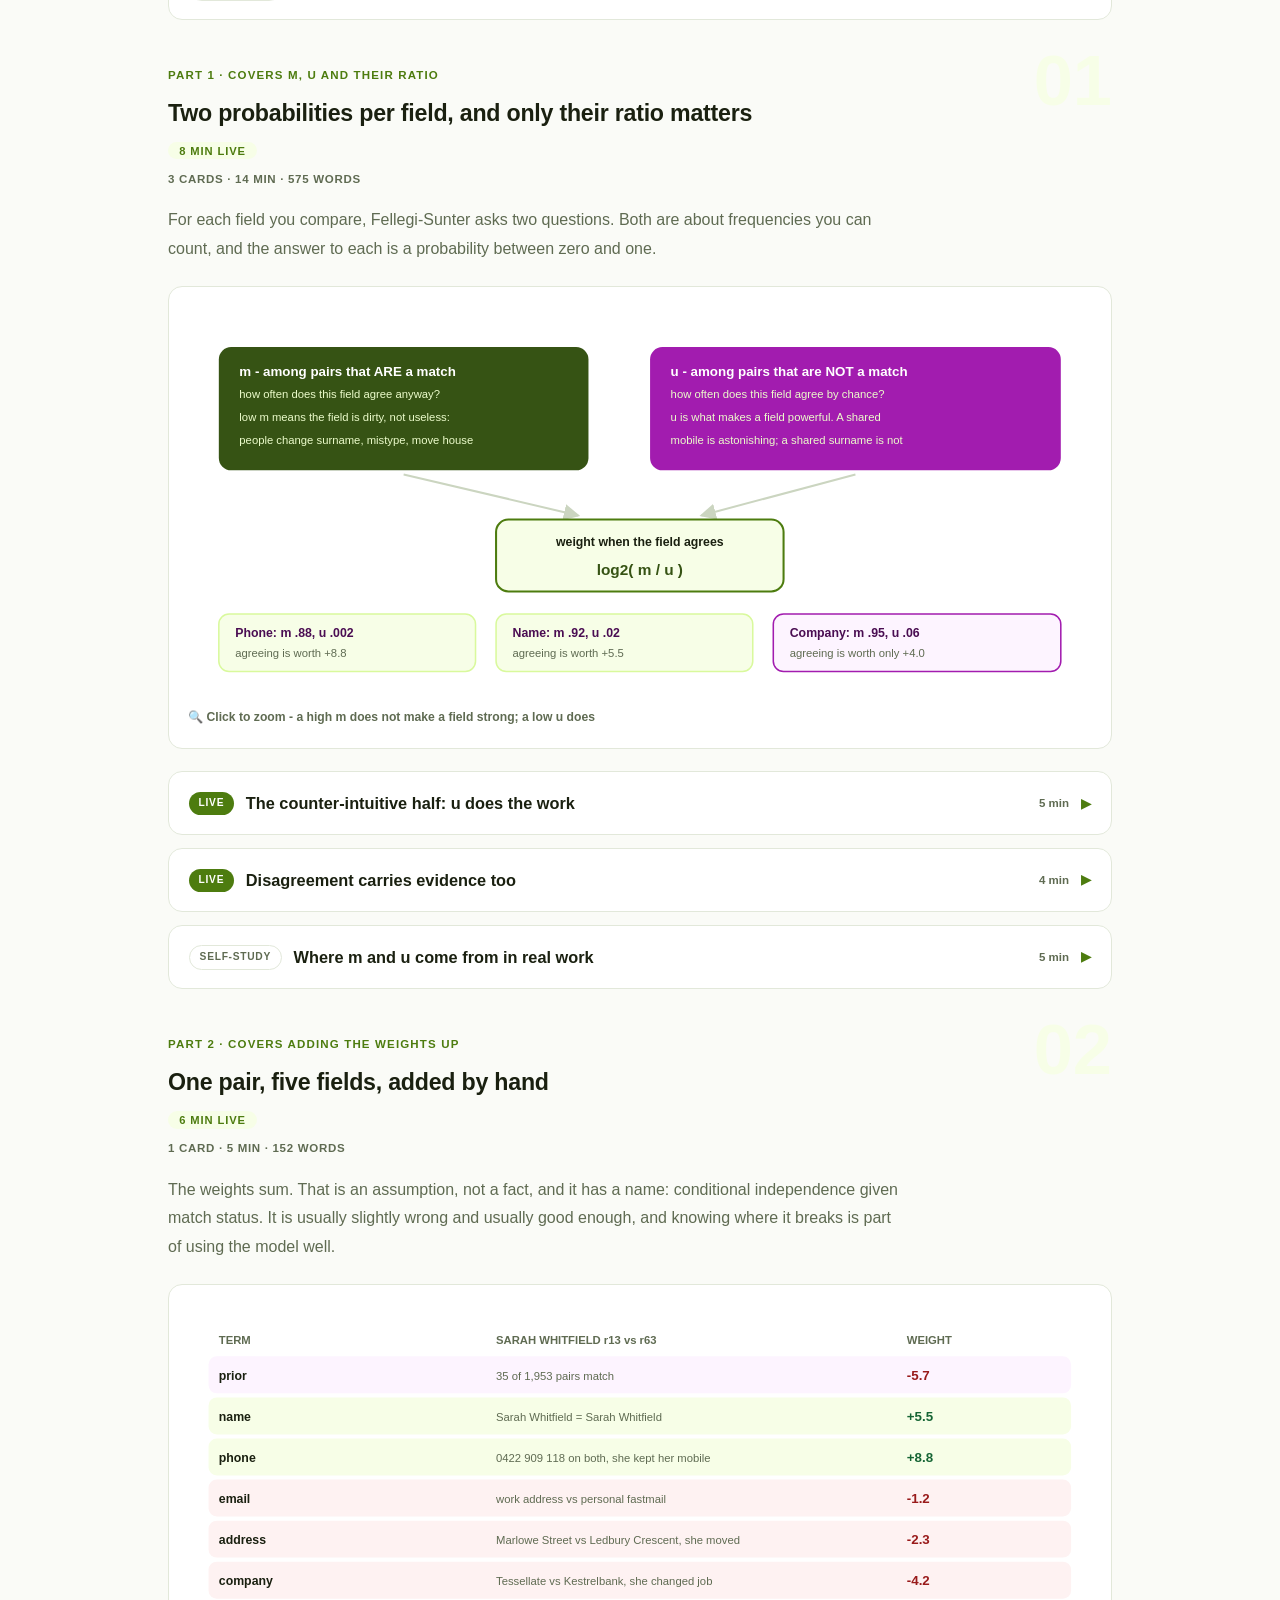
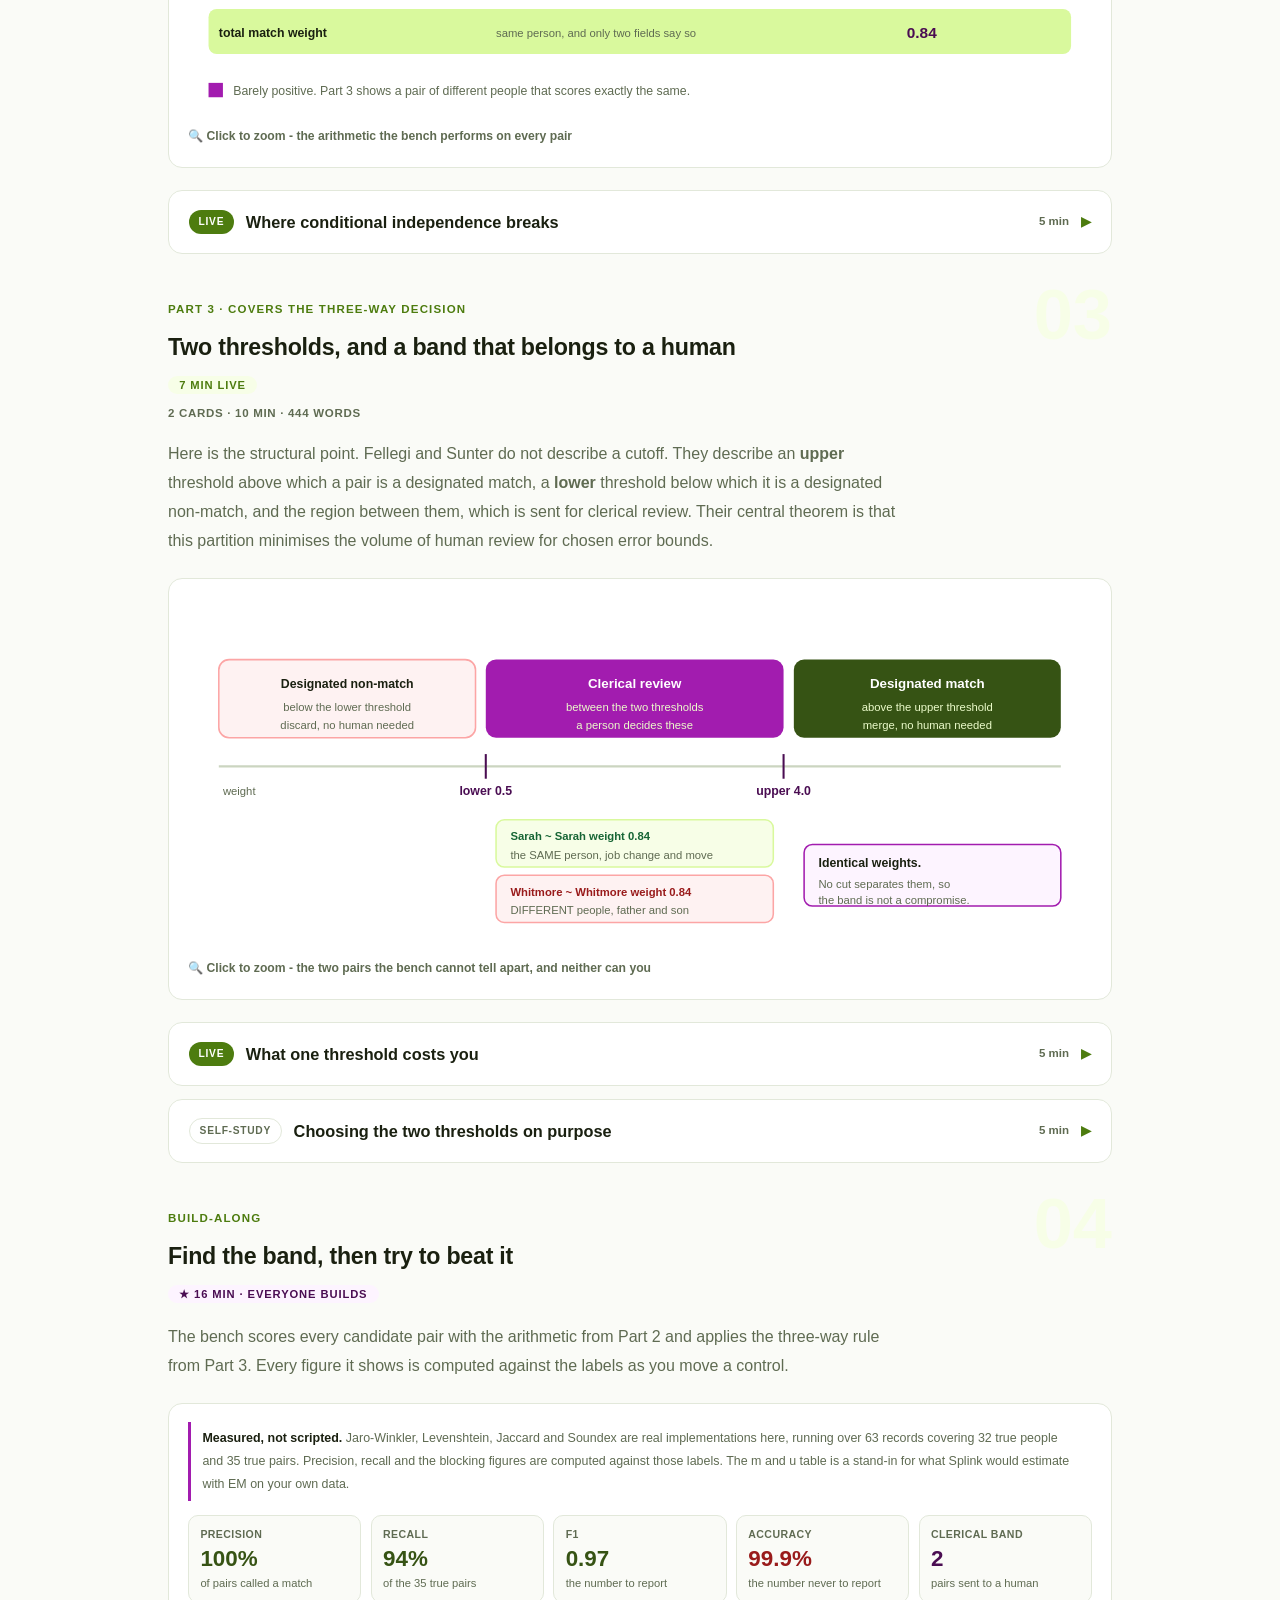
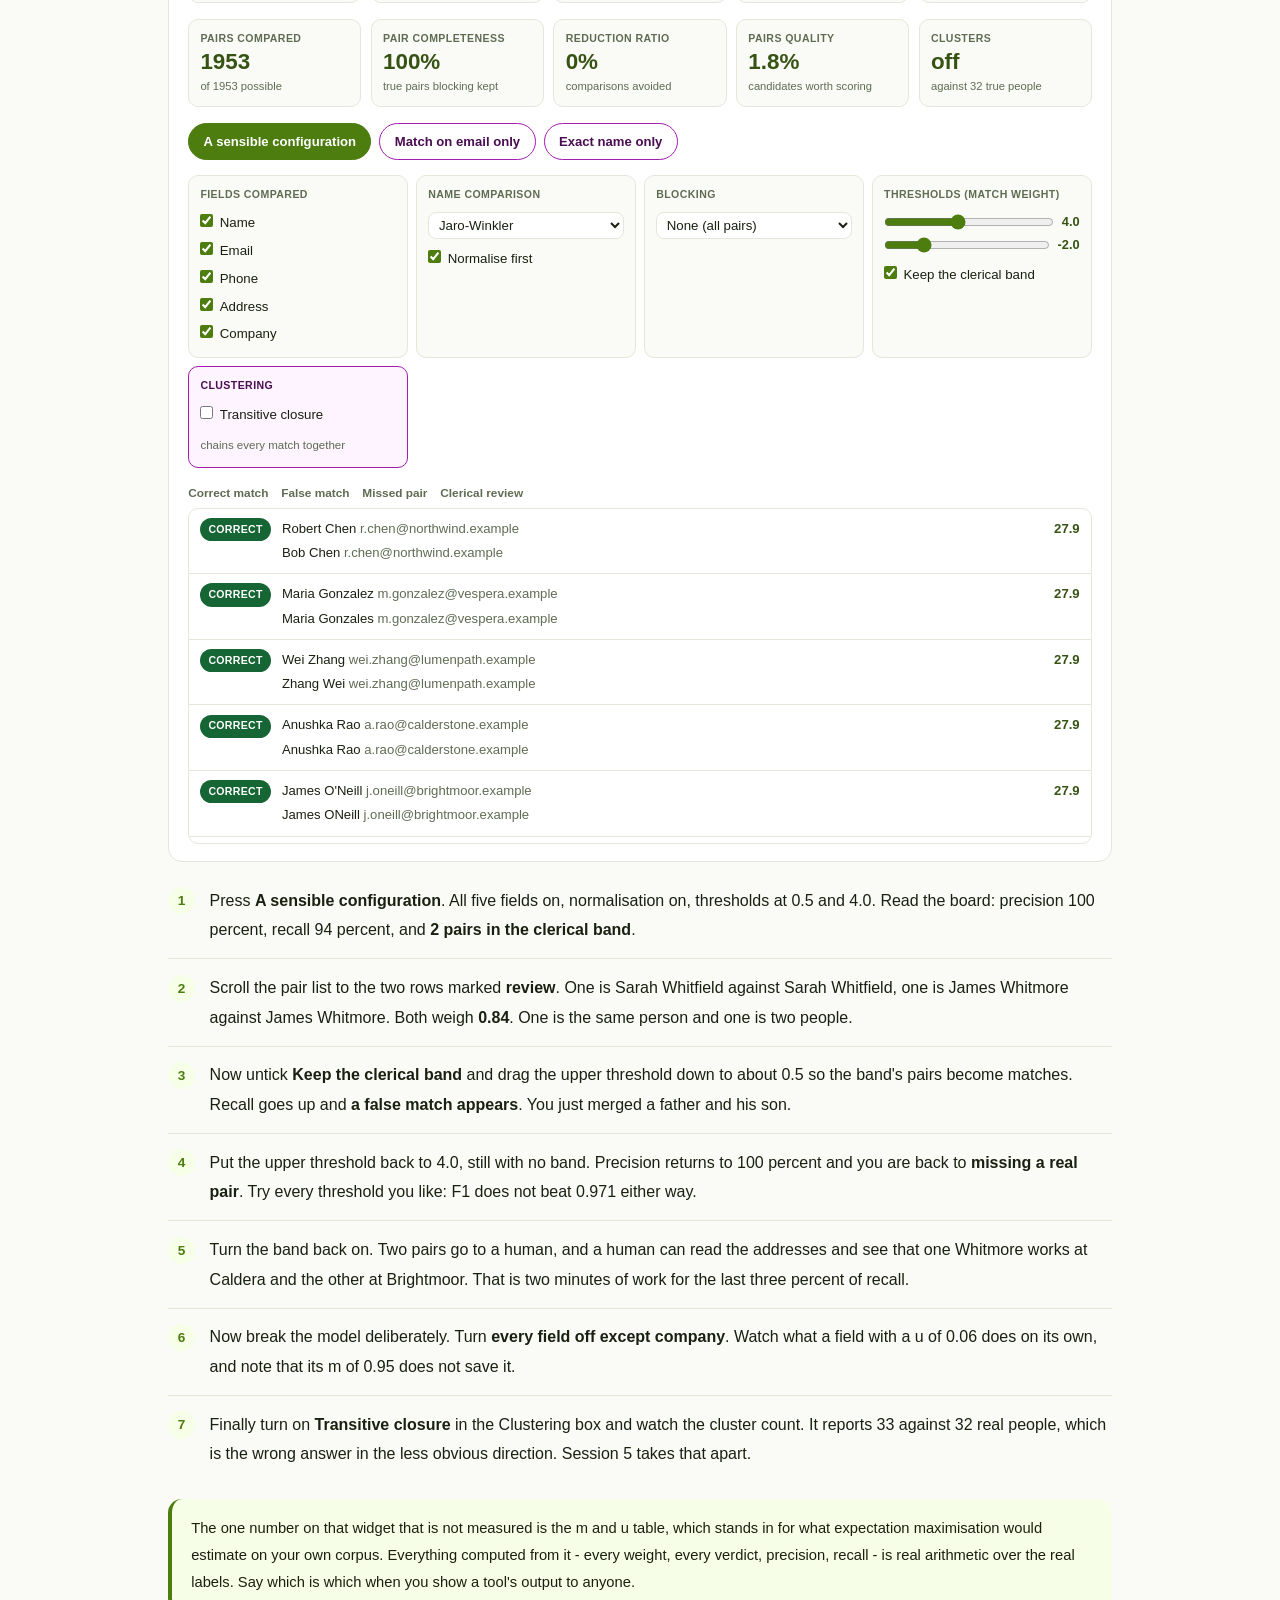
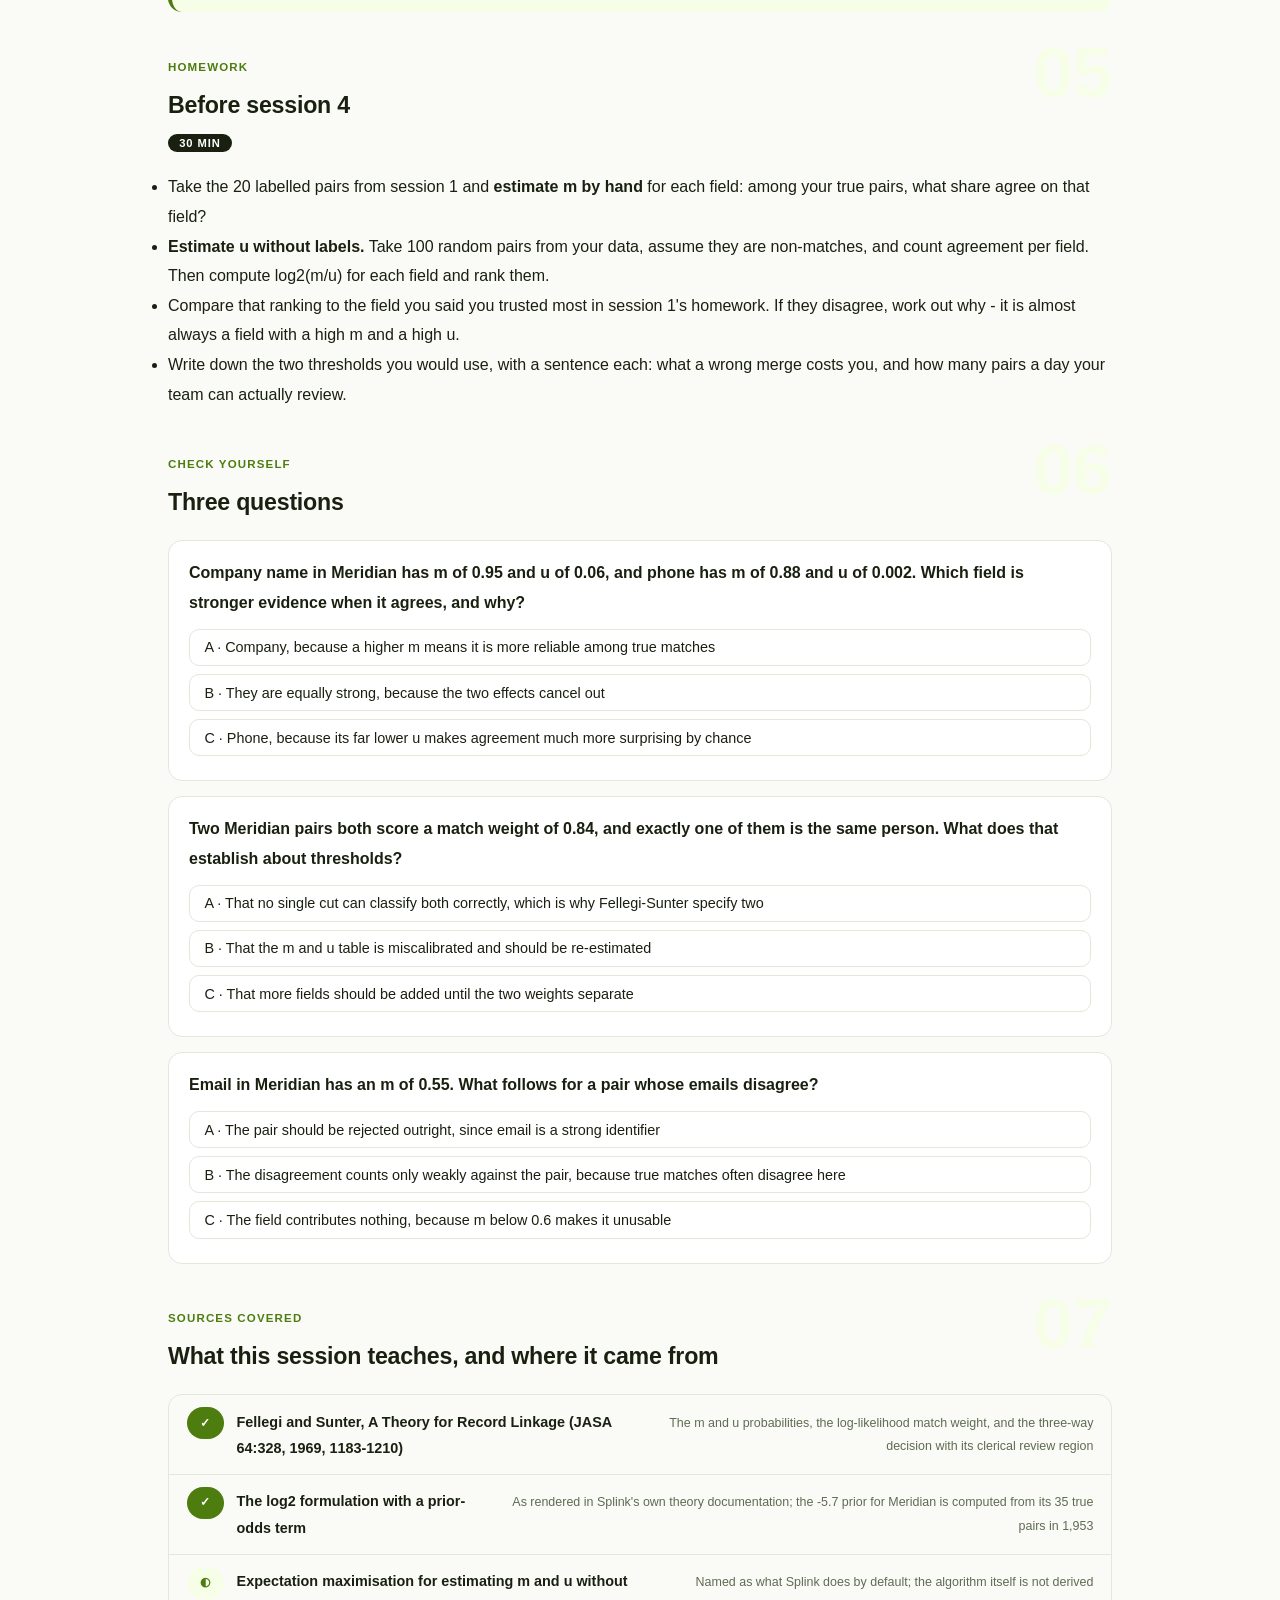
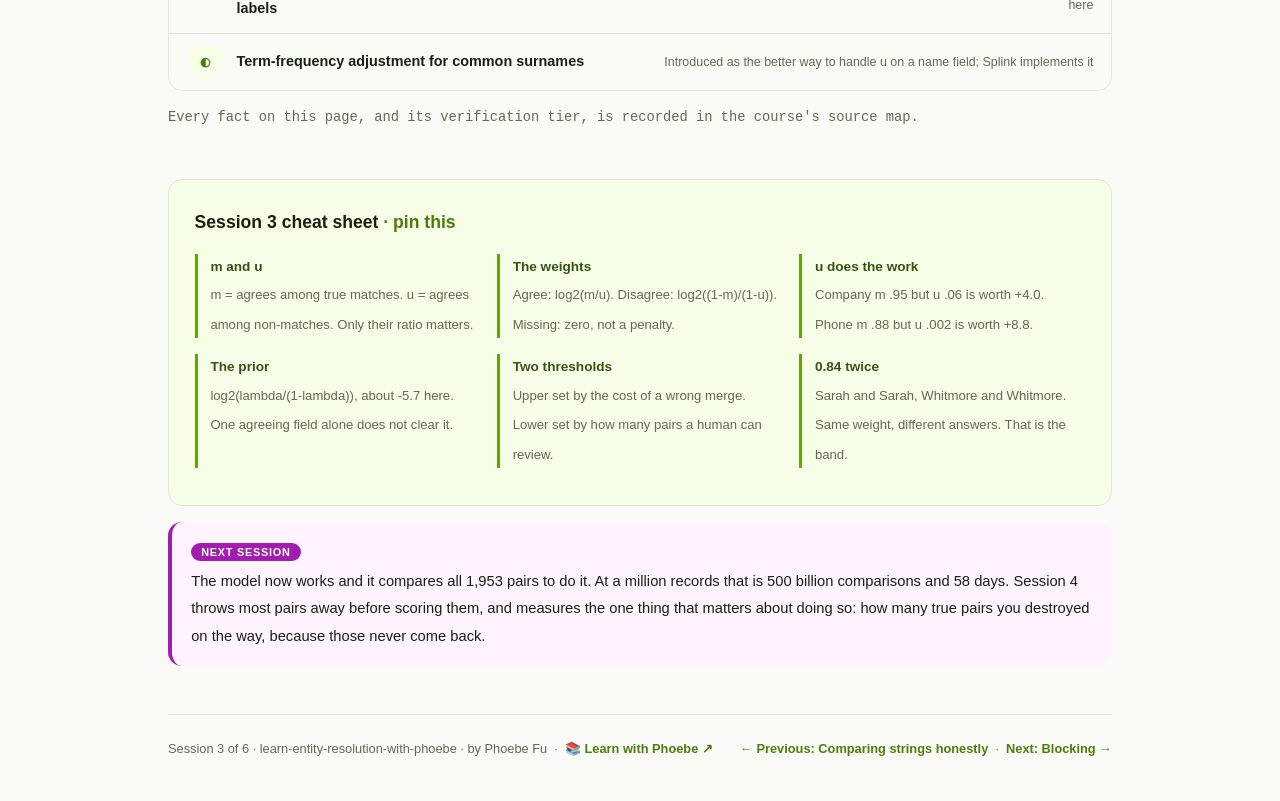
<file: courses/03-fellegi-sunter.html>
<!DOCTYPE html>
<html lang="en">
<head>
<meta charset="UTF-8">
<meta name="viewport" content="width=device-width, initial-scale=1.0">
<!-- social:start -->
<meta name="description" content="Session 3 of 6. The m and u probabilities, the match weight, and the structural point almost every system gets wrong: Fellegi and Sunter specified two thresholds and a clerical review band, not one cut.">
<meta property="og:type" content="article">
<meta property="og:site_name" content="Learn with Phoebe">
<meta property="og:title" content="Fellegi-Sunter, and the band nobody implements - learn entity resolution with phoebe">
<meta property="og:description" content="Session 3 of 6. Two pairs score 0.84. One is the same person, one is not. No threshold can separate them.">
<meta property="og:url" content="https://phoebefu6.github.io/learn-entity-resolution-with-phoebe/courses/03-fellegi-sunter.html">
<meta property="og:image" content="https://phoebefu6.github.io/learn-entity-resolution-with-phoebe/assets/og-cover.png">
<meta property="og:image:width" content="1200">
<meta property="og:image:height" content="630">
<meta name="twitter:card" content="summary_large_image">
<meta name="twitter:title" content="Fellegi-Sunter, and the band nobody implements">
<meta name="twitter:description" content="Session 3 of 6. Two pairs score 0.84. One is the same person, one is not.">
<meta name="twitter:image" content="https://phoebefu6.github.io/learn-entity-resolution-with-phoebe/assets/og-cover.png">
<!-- social:end -->
<title>Session 3 · Fellegi-Sunter, and the band nobody implements - learn entity resolution with phoebe</title>
<link rel="stylesheet" href="../assets/style.css?v=24">
</head>
<body>

<div class="toolbar">
  <div class="wrap">
    <span class="crumb"><a href="../index.html">learn-entity-resolution-with-phoebe</a> / Session 3 of 6</span>
    <button class="btn" id="toggle-all" type="button">Expand all</button>
    <button class="btn primary" id="zoom-toggle" type="button">Projector zoom: off</button>
  </div>
</div>

<header class="masthead">
  <div class="wrap">
    <div class="eyebrow">Learn Entity Resolution with Phoebe · Session 3 of 6</div>
    <h1>Fellegi-Sunter, and the band <span class="accent">nobody implements</span></h1>
    <p class="sub">A similarity is not evidence until you know how often that field agrees for real matches and how often it agrees by chance. Those two numbers turn every comparison into a weight you can add up. And then comes the part the 1969 paper is precise about and almost every production system quietly drops: there are <strong>two</strong> thresholds, and the pairs in between are supposed to go to a human. Tonight the bench shows you two pairs scoring 0.84, one the same person and one not, and no cut that can tell them apart.</p>
    <div class="chip-row">
      <span class="chip level">🟠 Hands-on</span>
      <span class="chip audience">Data engineers</span>
      <span class="chip audience">Anyone who has ever picked a match threshold</span>
      <span class="chip time">45 min</span>
    </div>
    <div class="agenda">
      <span class="a1" style="flex:1">0-3 · Welcome</span>
      <span class="a2" style="flex:5">3-24 · Two probabilities, one weight</span>
      <span class="a3" style="flex:4">24-40 · Build-along: find the band</span>
      <span class="a4" style="flex:1">40-45 · Q&amp;A</span>
    </div>
  </div>
</header>

<main class="wrap">

  <!-- ============ INTRO ============ -->
  <section class="section" id="intro">
    <div class="section-kicker">
      <span class="klabel">Part 0</span>
      <h2>Where we are</h2>
    </div>
    <p class="lede">Session 2 produced numbers: this pair of names scores 0.94 on Jaro-Winkler, these addresses share three tokens of four. None of that says whether the pair is a match. A similarity of 0.94 on a surname means something quite different from 0.94 on a phone number, and the difference is measurable rather than a matter of taste.</p>

    <div class="legend">
      <span class="pill">Live = presented in the 45 minutes</span>
      <span class="pill">Self-study = the full depth, after class</span>
      <span class="pill">🔍 Every diagram zooms</span>
    </div>

    <div class="callout win">
      <p><strong>★ What you walk out with tonight.</strong> The two probabilities that turn a similarity into evidence, and why their ratio is the whole model. The arithmetic of a match weight, computed by hand on a real Meridian pair. And the reason a single threshold is not a simplification of Fellegi-Sunter but a departure from it.</p>
    </div>

    <details class="card" open>
      <summary><span class="mode live">Live</span>Why the same similarity means different things<span class="mini">4 min</span><span class="caret">▶</span></summary>
      <div class="body">
        <p>Two records agree on the surname Smith. Two other records agree on the phone number 0422 909 118. Both are exact agreements, and they are worth wildly different amounts, for a reason that has nothing to do with the strings.</p>
        <p>Lots of unrelated people are called Smith, so a surname agreement happens by chance reasonably often. Almost nobody shares a mobile number, so a phone agreement almost never happens by chance. The evidence a field provides depends on <strong>how surprising the agreement is</strong>, and that is an empirical property of your data rather than a judgement about the field.</p>
        <div class="callout example">
          <span class="ex-pill">Real world</span>
          <p>In Meridian, two completely unrelated people are called Maria Gonzalez, and a father and son are both James Whitmore. Meanwhile every phone agreement in the file is a genuine link except one, where a father and son share a household landline. That asymmetry is the model in miniature: names agree by chance, phones almost do not, and the exception is instructive.</p>
        </div>
      </div>
    </details>

    <details class="card">
      <summary><span class="mode self">Self-study</span>Where this comes from<span class="mini">3 min</span><span class="caret">▶</span></summary>
      <div class="body">
        <p><strong>Fellegi, I.P. and Sunter, A.B., "A Theory for Record Linkage", Journal of the American Statistical Association, volume 64, number 328, 1969, pages 1183 to 1210.</strong> It formalises the approach Newcombe and colleagues published in Science ten years earlier, which session 1 covered.</p>
        <p>It is worth reading for one reason beyond the model: it treats linkage as a <em>decision problem with costs</em>, not a classification problem with an accuracy score. The paper's central theorem is about minimising the amount of human review needed to hold two error rates below chosen bounds. That framing is what produces the three-way rule in Part 3, and it is the part that gets lost when the model is reimplemented as "score the pairs and pick a cutoff".</p>
      </div>
    </details>
  </section>

  <!-- ============ PART 1 ============ -->
  <section class="section" id="part-1">
    <div class="section-kicker">
      <span class="klabel">Part 1 · covers m, u and their ratio</span>
      <h2>Two probabilities per field, and only their ratio matters</h2>
      <span class="tag concept">8 min live</span>
    </div>
    <p class="lede">For each field you compare, Fellegi-Sunter asks two questions. Both are about frequencies you can count, and the answer to each is a probability between zero and one.</p>

    <figure class="zoomable">
      <svg viewBox="0 0 880 380" xmlns="http://www.w3.org/2000/svg" role="img" aria-label="For each field, the m probability is how often it agrees among true matches and the u probability is how often it agrees among non-matches, and the log of their ratio is the weight added when the field agrees">
        <style>
          .e3aH { font: 800 13px Inter, sans-serif; fill: #fff; }
          .e3aK { font: 700 12px Inter, sans-serif; fill: #1A2010; }
          .e3aC { font: 400 11px Inter, sans-serif; fill: #ECFCCB; }
          .e3aD { font: 400 11px Inter, sans-serif; fill: #5F6B52; }
          .e3aN { font: 400 12px Inter, sans-serif; fill: #5F6B52; }
          .e3aV { font: 800 15px Inter, sans-serif; fill: #365314; }
          .e3aF { font: 700 12px Inter, sans-serif; fill: #4A0D52; }
        </style>
        <defs>
          <marker id="e3Ar" markerWidth="8" markerHeight="8" refX="7" refY="4" orient="auto"><path d="M0,0 L8,4 L0,8 z" fill="#CBD5C0"/></marker>
        </defs>

        <rect x="30" y="40" width="360" height="120" rx="12" fill="#365314"/>
        <text class="e3aH" x="50" y="68">m - among pairs that ARE a match</text>
        <text class="e3aC" x="50" y="90">how often does this field agree anyway?</text>
        <text class="e3aC" x="50" y="112">low m means the field is dirty, not useless:</text>
        <text class="e3aC" x="50" y="134">people change surname, mistype, move house</text>

        <rect x="450" y="40" width="400" height="120" rx="12" fill="#A21CAF"/>
        <text class="e3aH" x="470" y="68">u - among pairs that are NOT a match</text>
        <text class="e3aC" x="470" y="90">how often does this field agree by chance?</text>
        <text class="e3aC" x="470" y="112">u is what makes a field powerful. A shared</text>
        <text class="e3aC" x="470" y="134">mobile is astonishing; a shared surname is not</text>

        <line x1="210" y1="164" x2="380" y2="204" stroke="#CBD5C0" stroke-width="2" marker-end="url(#e3Ar)"/>
        <line x1="650" y1="164" x2="500" y2="204" stroke="#CBD5C0" stroke-width="2" marker-end="url(#e3Ar)"/>

        <rect x="300" y="208" width="280" height="70" rx="12" fill="#F7FEE7" stroke="#4D7C0F" stroke-width="2"/>
        <text class="e3aK" x="440" y="234" text-anchor="middle">weight when the field agrees</text>
        <text class="e3aV" x="440" y="262" text-anchor="middle">log2( m / u )</text>

        <rect x="30" y="300" width="250" height="56" rx="10" fill="#F7FEE7" stroke="#D9F99D" stroke-width="1.5"/>
        <text class="e3aF" x="46" y="322">Phone: m .88, u .002</text>
        <text class="e3aD" x="46" y="342">agreeing is worth +8.8</text>

        <rect x="300" y="300" width="250" height="56" rx="10" fill="#F7FEE7" stroke="#D9F99D" stroke-width="1.5"/>
        <text class="e3aF" x="316" y="322">Name: m .92, u .02</text>
        <text class="e3aD" x="316" y="342">agreeing is worth +5.5</text>

        <rect x="570" y="300" width="280" height="56" rx="10" fill="#FDF4FF" stroke="#A21CAF" stroke-width="1.5"/>
        <text class="e3aF" x="586" y="322">Company: m .95, u .06</text>
        <text class="e3aD" x="586" y="342">agreeing is worth only +4.0</text>
      </svg>
      <figcaption>🔍 Click to zoom - a high m does not make a field strong; a low u does</figcaption>
    </figure>

    <details class="card">
      <summary><span class="mode live">Live</span>The counter-intuitive half: u does the work<span class="mini">5 min</span><span class="caret">▶</span></summary>
      <div class="body">
        <p>People reach for the field they trust, meaning the field that is usually filled in and usually correct. That instinct optimises m and ignores u, and u is where the discriminating power lives.</p>
        <p>Company name in Meridian has an <strong>m of 0.95</strong>, which is excellent: when two records really are the same person, they almost always agree on the employer. It is also the weakest field in the model, because its <strong>u is 0.06</strong> - plenty of unrelated people work at the same company. Agreement is worth only about +4.0. The phone number has a <em>lower</em> m of 0.88, because people change numbers, and yet agreement is worth +8.8, because its u is 0.002.</p>
        <div class="callout tip">
          <p>The practical version: a field is valuable in proportion to how much it would surprise you to see it agree between two strangers. That is why a national identifier is worth more than a name, and why "country" is worth almost nothing even though it is populated on every row and always correct.</p>
        </div>
      </div>
    </details>

    <details class="card">
      <summary><span class="mode live">Live</span>Disagreement carries evidence too<span class="mini">4 min</span><span class="caret">▶</span></summary>
      <div class="body">
        <p>A field that disagrees is not neutral, it is evidence against the pair, and its size follows the same logic:</p>
        <ul>
          <li><strong>Agreement</strong> adds <span class="mono">log2(m / u)</span>.</li>
          <li><strong>Disagreement</strong> adds <span class="mono">log2((1 - m) / (1 - u))</span>, which is negative.</li>
        </ul>
        <p>Notice what makes a disagreement expensive. Email in Meridian has an m of 0.55, because half of all true pairs have a work address on one record and a personal one on the other, so an email disagreement barely counts against a pair at about -1.2. Company has an m of 0.95, so a company disagreement is a real problem at about -4.2. <strong>A field where matches often disagree cannot punish you for disagreeing.</strong></p>
        <p>Missing values are a third case, and the honest treatment is to let them carry nothing at all. If one record has no email, that is neither agreement nor disagreement, so the field contributes zero rather than a penalty. The bench does exactly this, which is why Aisha Bello's two records still match on their other fields.</p>
      </div>
    </details>

    <details class="card">
      <summary><span class="mode self">Self-study</span>Where m and u come from in real work<span class="mini">5 min</span><span class="caret">▶</span></summary>
      <div class="body">
        <p>The table in the bench is a stand-in, and the page says so. In real work you get these numbers three ways:</p>
        <ul>
          <li><strong>Count u directly.</strong> It needs no labels at all. Take random pairs from your data, which are overwhelmingly non-matches, and count how often each field agrees. For a surname you can do better and use a frequency table, so that agreeing on Smith is worth less than agreeing on Okonkwo. Splink supports exactly this as term-frequency adjustment.</li>
          <li><strong>Estimate m from your labels.</strong> Among the pairs you labelled as matches in session 1, count how often each field agrees. Twenty labelled pairs gives a rough but usable number.</li>
          <li><strong>Estimate both with expectation maximisation.</strong> Fit the model without labels by treating match status as a latent variable. This is what Splink does by default, and it is why Splink can get started on unlabelled data. It is also why you should still hold labels back to check the result.</li>
        </ul>
        <p>The full weight for a pair includes one more term, a prior for how common matches are at all: <span class="mono">log2(lambda / (1 - lambda))</span>. In Meridian 35 of 1,953 pairs match, so that term is about <strong>-5.7</strong>, and it is why a single agreeing field is not enough to call a match. One name agreement is +5.5 against a prior of -5.7, which lands just below zero. Two strangers agreeing on one field is exactly what you would expect to see.</p>
      </div>
    </details>
  </section>

  <!-- ============ PART 2 ============ -->
  <section class="section" id="part-2">
    <div class="section-kicker">
      <span class="klabel">Part 2 · covers adding the weights up</span>
      <h2>One pair, five fields, added by hand</h2>
      <span class="tag concept">6 min live</span>
    </div>
    <p class="lede">The weights sum. That is an assumption, not a fact, and it has a name: conditional independence given match status. It is usually slightly wrong and usually good enough, and knowing where it breaks is part of using the model well.</p>

    <figure class="zoomable">
      <svg viewBox="0 0 880 400" xmlns="http://www.w3.org/2000/svg" role="img" aria-label="The match weight for Sarah Whitfield's two records computed field by field, starting from the prior of minus 5.7 and ending at a total of 0.84">
        <style>
          .e3bH { font: 700 11px Inter, sans-serif; fill: #5F6B52; }
          .e3bK { font: 700 12px Inter, sans-serif; fill: #1A2010; }
          .e3bD { font: 400 11px Inter, sans-serif; fill: #5F6B52; }
          .e3bP { font: 800 13px Inter, sans-serif; fill: #166534; }
          .e3bM { font: 800 13px Inter, sans-serif; fill: #991B1B; }
          .e3bT { font: 800 15px Inter, sans-serif; fill: #4A0D52; }
          .e3bN { font: 400 12px Inter, sans-serif; fill: #5F6B52; }
        </style>
        <text class="e3bH" x="30" y="38">TERM</text>
        <text class="e3bH" x="300" y="38">SARAH WHITFIELD r13 vs r63</text>
        <text class="e3bH" x="700" y="38">WEIGHT</text>

        <rect x="20" y="50" width="840" height="36" rx="8" fill="#FDF4FF"/>
        <text class="e3bK" x="30" y="73">prior</text>
        <text class="e3bD" x="300" y="73">35 of 1,953 pairs match</text>
        <text class="e3bM" x="700" y="73">-5.7</text>

        <rect x="20" y="90" width="840" height="36" rx="8" fill="#F7FEE7"/>
        <text class="e3bK" x="30" y="113">name</text>
        <text class="e3bD" x="300" y="113">Sarah Whitfield = Sarah Whitfield</text>
        <text class="e3bP" x="700" y="113">+5.5</text>

        <rect x="20" y="130" width="840" height="36" rx="8" fill="#F7FEE7"/>
        <text class="e3bK" x="30" y="153">phone</text>
        <text class="e3bD" x="300" y="153">0422 909 118 on both, she kept her mobile</text>
        <text class="e3bP" x="700" y="153">+8.8</text>

        <rect x="20" y="170" width="840" height="36" rx="8" fill="#FEF2F2"/>
        <text class="e3bK" x="30" y="193">email</text>
        <text class="e3bD" x="300" y="193">work address vs personal fastmail</text>
        <text class="e3bM" x="700" y="193">-1.2</text>

        <rect x="20" y="210" width="840" height="36" rx="8" fill="#FEF2F2"/>
        <text class="e3bK" x="30" y="233">address</text>
        <text class="e3bD" x="300" y="233">Marlowe Street vs Ledbury Crescent, she moved</text>
        <text class="e3bM" x="700" y="233">-2.3</text>

        <rect x="20" y="250" width="840" height="36" rx="8" fill="#FEF2F2"/>
        <text class="e3bK" x="30" y="273">company</text>
        <text class="e3bD" x="300" y="273">Tessellate vs Kestrelbank, she changed job</text>
        <text class="e3bM" x="700" y="273">-4.2</text>

        <rect x="20" y="296" width="840" height="44" rx="8" fill="#D9F99D"/>
        <text class="e3bK" x="30" y="323">total match weight</text>
        <text class="e3bD" x="300" y="323">same person, and only two fields say so</text>
        <text class="e3bT" x="700" y="324">0.84</text>

        <rect x="20" y="368" width="14" height="14" fill="#A21CAF"/>
        <text class="e3bN" x="44" y="380">Barely positive. Part 3 shows a pair of different people that scores exactly the same.</text>
      </svg>
      <figcaption>🔍 Click to zoom - the arithmetic the bench performs on every pair</figcaption>
    </figure>

    <details class="card">
      <summary><span class="mode live">Live</span>Where conditional independence breaks<span class="mini">5 min</span><span class="caret">▶</span></summary>
      <div class="body">
        <p>Summing the weights assumes that, once you know whether a pair is a match, the fields agree or disagree independently. Two places that fails, both visible in Meridian:</p>
        <ul>
          <li><strong>Address and postcode.</strong> If the street agrees the postcode almost certainly agrees, so counting both double-counts one piece of evidence and inflates the weight. Treat them as one comparison or accept the inflation knowingly.</li>
          <li><strong>Company and email domain.</strong> Sarah's email changed <em>because</em> her employer changed. Two disagreements, one underlying cause, counted twice against the pair. Her total of 0.84 is pulled down partly by double-counting a single life event.</li>
        </ul>
        <p>The usual remedies are to combine correlated fields into one comparison, or to model the interaction explicitly. Splink lets you do the former easily and the latter with effort. What you should not do is add every column you have and assume more evidence is better; correlated fields make the model overconfident in both directions.</p>
      </div>
    </details>
  </section>

  <!-- ============ PART 3 ============ -->
  <section class="section" id="part-3">
    <div class="section-kicker">
      <span class="klabel">Part 3 · covers the three-way decision</span>
      <h2>Two thresholds, and a band that belongs to a human</h2>
      <span class="tag concept">7 min live</span>
    </div>
    <p class="lede">Here is the structural point. Fellegi and Sunter do not describe a cutoff. They describe an <strong>upper</strong> threshold above which a pair is a designated match, a <strong>lower</strong> threshold below which it is a designated non-match, and the region between them, which is sent for clerical review. Their central theorem is that this partition minimises the volume of human review for chosen error bounds.</p>

    <figure class="zoomable">
      <svg viewBox="0 0 880 340" xmlns="http://www.w3.org/2000/svg" role="img" aria-label="A weight axis with a lower and an upper threshold creating three regions, with two Meridian pairs both scoring 0.84 inside the middle band, one a true match and one not">
        <style>
          .e3cH { font: 800 13px Inter, sans-serif; fill: #fff; }
          .e3cK { font: 700 12px Inter, sans-serif; fill: #1A2010; }
          .e3cD { font: 400 11px Inter, sans-serif; fill: #5F6B52; }
          .e3cW { font: 400 11px Inter, sans-serif; fill: #ECFCCB; }
          .e3cN { font: 400 12px Inter, sans-serif; fill: #5F6B52; }
          .e3cG { font: 700 11px Inter, sans-serif; fill: #166534; }
          .e3cR { font: 700 11px Inter, sans-serif; fill: #991B1B; }
          .e3cV { font: 800 12px Inter, sans-serif; fill: #4A0D52; }
        </style>
        <rect x="30" y="60" width="250" height="76" rx="10" fill="#FEF2F2" stroke="#FCA5A5" stroke-width="1.5"/>
        <text class="e3cK" x="155" y="88" text-anchor="middle">Designated non-match</text>
        <text class="e3cD" x="155" y="110" text-anchor="middle">below the lower threshold</text>
        <text class="e3cD" x="155" y="128" text-anchor="middle">discard, no human needed</text>

        <rect x="290" y="60" width="290" height="76" rx="10" fill="#A21CAF"/>
        <text class="e3cH" x="435" y="88" text-anchor="middle">Clerical review</text>
        <text class="e3cW" x="435" y="110" text-anchor="middle">between the two thresholds</text>
        <text class="e3cW" x="435" y="128" text-anchor="middle">a person decides these</text>

        <rect x="590" y="60" width="260" height="76" rx="10" fill="#365314"/>
        <text class="e3cH" x="720" y="88" text-anchor="middle">Designated match</text>
        <text class="e3cW" x="720" y="110" text-anchor="middle">above the upper threshold</text>
        <text class="e3cW" x="720" y="128" text-anchor="middle">merge, no human needed</text>

        <line x1="30" y1="164" x2="850" y2="164" stroke="#CBD5C0" stroke-width="2"/>
        <line x1="290" y1="152" x2="290" y2="176" stroke="#4A0D52" stroke-width="2"/>
        <line x1="580" y1="152" x2="580" y2="176" stroke="#4A0D52" stroke-width="2"/>
        <text class="e3cV" x="290" y="192" text-anchor="middle">lower 0.5</text>
        <text class="e3cV" x="580" y="192" text-anchor="middle">upper 4.0</text>
        <text class="e3cD" x="34" y="192">weight</text>

        <rect x="300" y="216" width="270" height="46" rx="8" fill="#F7FEE7" stroke="#D9F99D" stroke-width="1.5"/>
        <text class="e3cG" x="314" y="236">Sarah ~ Sarah   weight 0.84</text>
        <text class="e3cD" x="314" y="254">the SAME person, job change and move</text>

        <rect x="300" y="270" width="270" height="46" rx="8" fill="#FEF2F2" stroke="#FCA5A5" stroke-width="1.5"/>
        <text class="e3cR" x="314" y="290">Whitmore ~ Whitmore   weight 0.84</text>
        <text class="e3cD" x="314" y="308">DIFFERENT people, father and son</text>

        <rect x="600" y="240" width="250" height="60" rx="8" fill="#FDF4FF" stroke="#A21CAF" stroke-width="1.5"/>
        <text class="e3cK" x="614" y="262">Identical weights.</text>
        <text class="e3cD" x="614" y="282">No cut separates them, so</text>
        <text class="e3cD" x="614" y="298">the band is not a compromise.</text>
      </svg>
      <figcaption>🔍 Click to zoom - the two pairs the bench cannot tell apart, and neither can you</figcaption>
    </figure>

    <details class="card">
      <summary><span class="mode live">Live</span>What one threshold costs you<span class="mini">5 min</span><span class="caret">▶</span></summary>
      <div class="body">
        <p>Because those two pairs score the same, a single cut has to get one of them wrong. The bench measures all three options over the whole file:</p>
        <div class="tablescroll">
        <table class="clean">
          <thead><tr><th>Decision rule</th><th>Precision</th><th>Recall</th><th>F1</th><th>Missed</th><th>False</th><th>To a human</th></tr></thead>
          <tbody>
            <tr><td>One cut, high (upper 4)</td><td>100%</td><td>94%</td><td>0.971</td><td>2</td><td>0</td><td>0</td></tr>
            <tr><td>One cut, low (upper 0.5)</td><td>97%</td><td>97%</td><td>0.971</td><td>1</td><td>1</td><td>0</td></tr>
            <tr><td>Two cuts, band 0.5 to 4</td><td>100%</td><td>94%</td><td>0.971</td><td>2</td><td>0</td><td><strong>2</strong></td></tr>
          </tbody>
        </table>
        </div>
        <p>Both single cuts land on <strong>the same F1 of 0.971</strong>, and neither can do better, because the error is not a tuning failure. Move the cut down and you gain the true pair and buy a false merge. Move it up and you lose the true pair. That is the trade the band refuses to make.</p>
        <p>And the band's price is tiny. Two pairs out of 1,953 go to a person. Those two minutes of human attention recover the real match and reject the father and son, taking the result to <strong>100 percent precision and 100 percent recall</strong> - which neither single cut can reach at any threshold.</p>
        <div class="callout example">
          <span class="ex-pill">Real world</span>
          <p>This is the part that gets dropped when a model becomes a pipeline. A review queue needs somebody to own it, an interface, and an agreed turnaround, and none of that fits in a nightly job. So the band gets collapsed to a single cutoff, the pipeline stops asking for help, and the father and son quietly become one customer with two addresses and a doubled lifetime value.</p>
        </div>
      </div>
    </details>

    <details class="card">
      <summary><span class="mode self">Self-study</span>Choosing the two thresholds on purpose<span class="mini">5 min</span><span class="caret">▶</span></summary>
      <div class="body">
        <p>Fellegi and Sunter derive the thresholds from error bounds rather than taste: you state the false-match rate and the false-non-match rate you are willing to accept, and the thresholds follow. In practice teams work backwards from two constraints instead, which is legitimate as long as it is deliberate:</p>
        <ul>
          <li><strong>The upper threshold is set by the cost of a wrong merge.</strong> Un-merging two customers after a year of shared history is expensive and sometimes impossible, so where merges are hard to reverse, set it high.</li>
          <li><strong>The lower threshold is set by review capacity.</strong> The band is only useful if somebody actually works it. A band containing 4 percent of a million-record file is 20,000 pairs a night, which nobody reviews, and an unworked queue is worse than a decision because it looks like control.</li>
          <li><strong>Both should be revisited when the data changes.</strong> A new source system with a different email convention shifts every email weight in the file.</li>
        </ul>
        <p>One honest asymmetry worth stating to stakeholders: a missed match and a false merge are not equal errors. A missed match leaves two customer records where there should be one, which is a known and fixable annoyance. A false merge fuses two real people's data, which may be a privacy incident and is much harder to unpick. Session 6 returns to this.</p>
      </div>
    </details>
  </section>

  <!-- ============ DEMO ============ -->
  <section class="section" id="demo-1">
    <div class="section-kicker">
      <span class="klabel">Build-along</span>
      <h2>Find the band, then try to beat it</h2>
      <span class="tag demo">★ 16 min · everyone builds</span>
    </div>
    <p class="lede">The bench scores every candidate pair with the arithmetic from Part 2 and applies the three-way rule from Part 3. Every figure it shows is computed against the labels as you move a control.</p>

    <div class="er-wrap" id="er-bench"></div>

    <div class="steps">
      <div class="step"><p>Press <strong>A sensible configuration</strong>. All five fields on, normalisation on, thresholds at 0.5 and 4.0. Read the board: precision 100 percent, recall 94 percent, and <strong>2 pairs in the clerical band</strong>.</p></div>
      <div class="step"><p>Scroll the pair list to the two rows marked <strong>review</strong>. One is Sarah Whitfield against Sarah Whitfield, one is James Whitmore against James Whitmore. Both weigh <strong>0.84</strong>. One is the same person and one is two people.</p></div>
      <div class="step"><p>Now untick <strong>Keep the clerical band</strong> and drag the upper threshold down to about 0.5 so the band's pairs become matches. Recall goes up and <strong>a false match appears</strong>. You just merged a father and his son.</p></div>
      <div class="step"><p>Put the upper threshold back to 4.0, still with no band. Precision returns to 100 percent and you are back to <strong>missing a real pair</strong>. Try every threshold you like: F1 does not beat 0.971 either way.</p></div>
      <div class="step"><p>Turn the band back on. Two pairs go to a human, and a human can read the addresses and see that one Whitmore works at Caldera and the other at Brightmoor. That is two minutes of work for the last three percent of recall.</p></div>
      <div class="step"><p>Now break the model deliberately. Turn <strong>every field off except company</strong>. Watch what a field with a u of 0.06 does on its own, and note that its m of 0.95 does not save it.</p></div>
      <div class="step"><p>Finally turn on <strong>Transitive closure</strong> in the Clustering box and watch the cluster count. It reports 33 against 32 real people, which is the wrong answer in the less obvious direction. Session 5 takes that apart.</p></div>
    </div>

    <div class="callout tip">
      <p>The one number on that widget that is not measured is the m and u table, which stands in for what expectation maximisation would estimate on your own corpus. Everything computed from it - every weight, every verdict, precision, recall - is real arithmetic over the real labels. Say which is which when you show a tool's output to anyone.</p>
    </div>
  </section>

  <!-- ============ EXERCISE ============ -->
  <section class="section" id="exercise">
    <div class="section-kicker">
      <span class="klabel">Homework</span>
      <h2>Before session 4</h2>
      <span class="tag exercise">30 min</span>
    </div>
    <ul>
      <li>Take the 20 labelled pairs from session 1 and <strong>estimate m by hand</strong> for each field: among your true pairs, what share agree on that field?</li>
      <li><strong>Estimate u without labels.</strong> Take 100 random pairs from your data, assume they are non-matches, and count agreement per field. Then compute log2(m/u) for each field and rank them.</li>
      <li>Compare that ranking to the field you said you trusted most in session 1's homework. If they disagree, work out why - it is almost always a field with a high m and a high u.</li>
      <li>Write down the two thresholds you would use, with a sentence each: what a wrong merge costs you, and how many pairs a day your team can actually review.</li>
    </ul>
  </section>

  <!-- ============ QUIZ ============ -->
  <section class="section" id="quiz">
    <div class="section-kicker">
      <span class="klabel">Check yourself</span>
      <h2>Three questions</h2>
    </div>

    <div class="quiz-q" data-answer="2">
      <p class="qtext">Company name in Meridian has m of 0.95 and u of 0.06, and phone has m of 0.88 and u of 0.002. Which field is stronger evidence when it agrees, and why?</p>
      <button class="qopt" type="button">A · Company, because a higher m means it is more reliable among true matches</button>
      <button class="qopt" type="button">B · They are equally strong, because the two effects cancel out</button>
      <button class="qopt" type="button">C · Phone, because its far lower u makes agreement much more surprising by chance</button>
      <p class="qwhy">The weight is log2(m/u), so u dominates. Phone agreement is worth about +8.8 and company only about +4.0, even though company agrees more reliably among true matches. A field is valuable in proportion to how surprising its agreement would be between strangers.</p>
    </div>

    <div class="quiz-q" data-answer="0">
      <p class="qtext">Two Meridian pairs both score a match weight of 0.84, and exactly one of them is the same person. What does that establish about thresholds?</p>
      <button class="qopt" type="button">A · That no single cut can classify both correctly, which is why Fellegi-Sunter specify two</button>
      <button class="qopt" type="button">B · That the m and u table is miscalibrated and should be re-estimated</button>
      <button class="qopt" type="button">C · That more fields should be added until the two weights separate</button>
      <p class="qwhy">Identical weights mean any cutoff treats them identically, so one will be wrong whichever value you pick. Both single cuts measure F1 0.971 and neither does better. Re-estimating or adding fields does not help when the underlying data genuinely does not distinguish a father from his son.</p>
    </div>

    <div class="quiz-q" data-answer="1">
      <p class="qtext">Email in Meridian has an m of 0.55. What follows for a pair whose emails disagree?</p>
      <button class="qopt" type="button">A · The pair should be rejected outright, since email is a strong identifier</button>
      <button class="qopt" type="button">B · The disagreement counts only weakly against the pair, because true matches often disagree here</button>
      <button class="qopt" type="button">C · The field contributes nothing, because m below 0.6 makes it unusable</button>
      <p class="qwhy">Disagreement weight is log2((1-m)/(1-u)), so a low m makes disagreement cheap - about -1.2 for email. Nearly half of true pairs have a work address on one record and a personal one on the other, so an email disagreement is weak evidence. Compare company, where m is 0.95 and disagreement costs about -4.2.</p>
    </div>

    <p class="quiz-score"></p>
  </section>

  <!-- ============ SOURCES ============ -->
  <section class="section" id="official">
    <div class="section-kicker">
      <span class="klabel">Sources covered</span>
      <h2>What this session teaches, and where it came from</h2>
    </div>
    <div class="covered">
      <div class="covered-row"><span class="status pill solid">✓</span><span class="name">Fellegi and Sunter, A Theory for Record Linkage (JASA 64:328, 1969, 1183-1210)</span><span class="note">The m and u probabilities, the log-likelihood match weight, and the three-way decision with its clerical review region</span></div>
      <div class="covered-row"><span class="status pill solid">✓</span><span class="name">The log2 formulation with a prior-odds term</span><span class="note">As rendered in Splink's own theory documentation; the -5.7 prior for Meridian is computed from its 35 true pairs in 1,953</span></div>
      <div class="covered-row"><span class="status pill light">◐</span><span class="name">Expectation maximisation for estimating m and u without labels</span><span class="note">Named as what Splink does by default; the algorithm itself is not derived here</span></div>
      <div class="covered-row"><span class="status pill light">◐</span><span class="name">Term-frequency adjustment for common surnames</span><span class="note">Introduced as the better way to handle u on a name field; Splink implements it</span></div>
    </div>
    <p class="mono" style="margin-top:14px">Every fact on this page, and its verification tier, is recorded in the course's source map.</p>
  </section>

  <!-- ============ CHEAT SHEET ============ -->
  <section class="cheat" id="cheatsheet">
    <h3>Session 3 cheat sheet <span>· pin this</span></h3>
    <div class="grid-2">
      <div class="cheat-item"><b>m and u</b><span>m = agrees among true matches. u = agrees among non-matches. Only their ratio matters.</span></div>
      <div class="cheat-item"><b>The weights</b><span>Agree: log2(m/u). Disagree: log2((1-m)/(1-u)). Missing: zero, not a penalty.</span></div>
      <div class="cheat-item"><b>u does the work</b><span>Company m .95 but u .06 is worth +4.0. Phone m .88 but u .002 is worth +8.8.</span></div>
      <div class="cheat-item"><b>The prior</b><span>log2(lambda/(1-lambda)), about -5.7 here. One agreeing field alone does not clear it.</span></div>
      <div class="cheat-item"><b>Two thresholds</b><span>Upper set by the cost of a wrong merge. Lower set by how many pairs a human can review.</span></div>
      <div class="cheat-item"><b>0.84 twice</b><span>Sarah and Sarah, Whitmore and Whitmore. Same weight, different answers. That is the band.</span></div>
    </div>
  </section>

  <div class="callout next">
    <span class="nx-pill">Next session</span>
    <p>The model now works and it compares all 1,953 pairs to do it. At a million records that is 500 billion comparisons and 58 days. Session 4 throws most pairs away before scoring them, and measures the one thing that matters about doing so: how many true pairs you destroyed on the way, because those never come back.</p>
  </div>

  <footer class="pagefoot">
    <span>Session 3 of 6 · learn-entity-resolution-with-phoebe · by Phoebe Fu &nbsp;·&nbsp; 📚 <a href="https://phoebefu6.github.io/learn-with-phoebe/">Learn with Phoebe ↗</a></span>
    <span><a href="02-comparing-strings.html">← Previous: Comparing strings honestly</a> &nbsp;·&nbsp; <a href="04-blocking.html">Next: Blocking →</a></span>
  </footer>

</main>

<script src="../assets/app.js?v=22"></script>
<script src="../assets/er-live.js?v=1"></script>
</body>
</html>
</file>
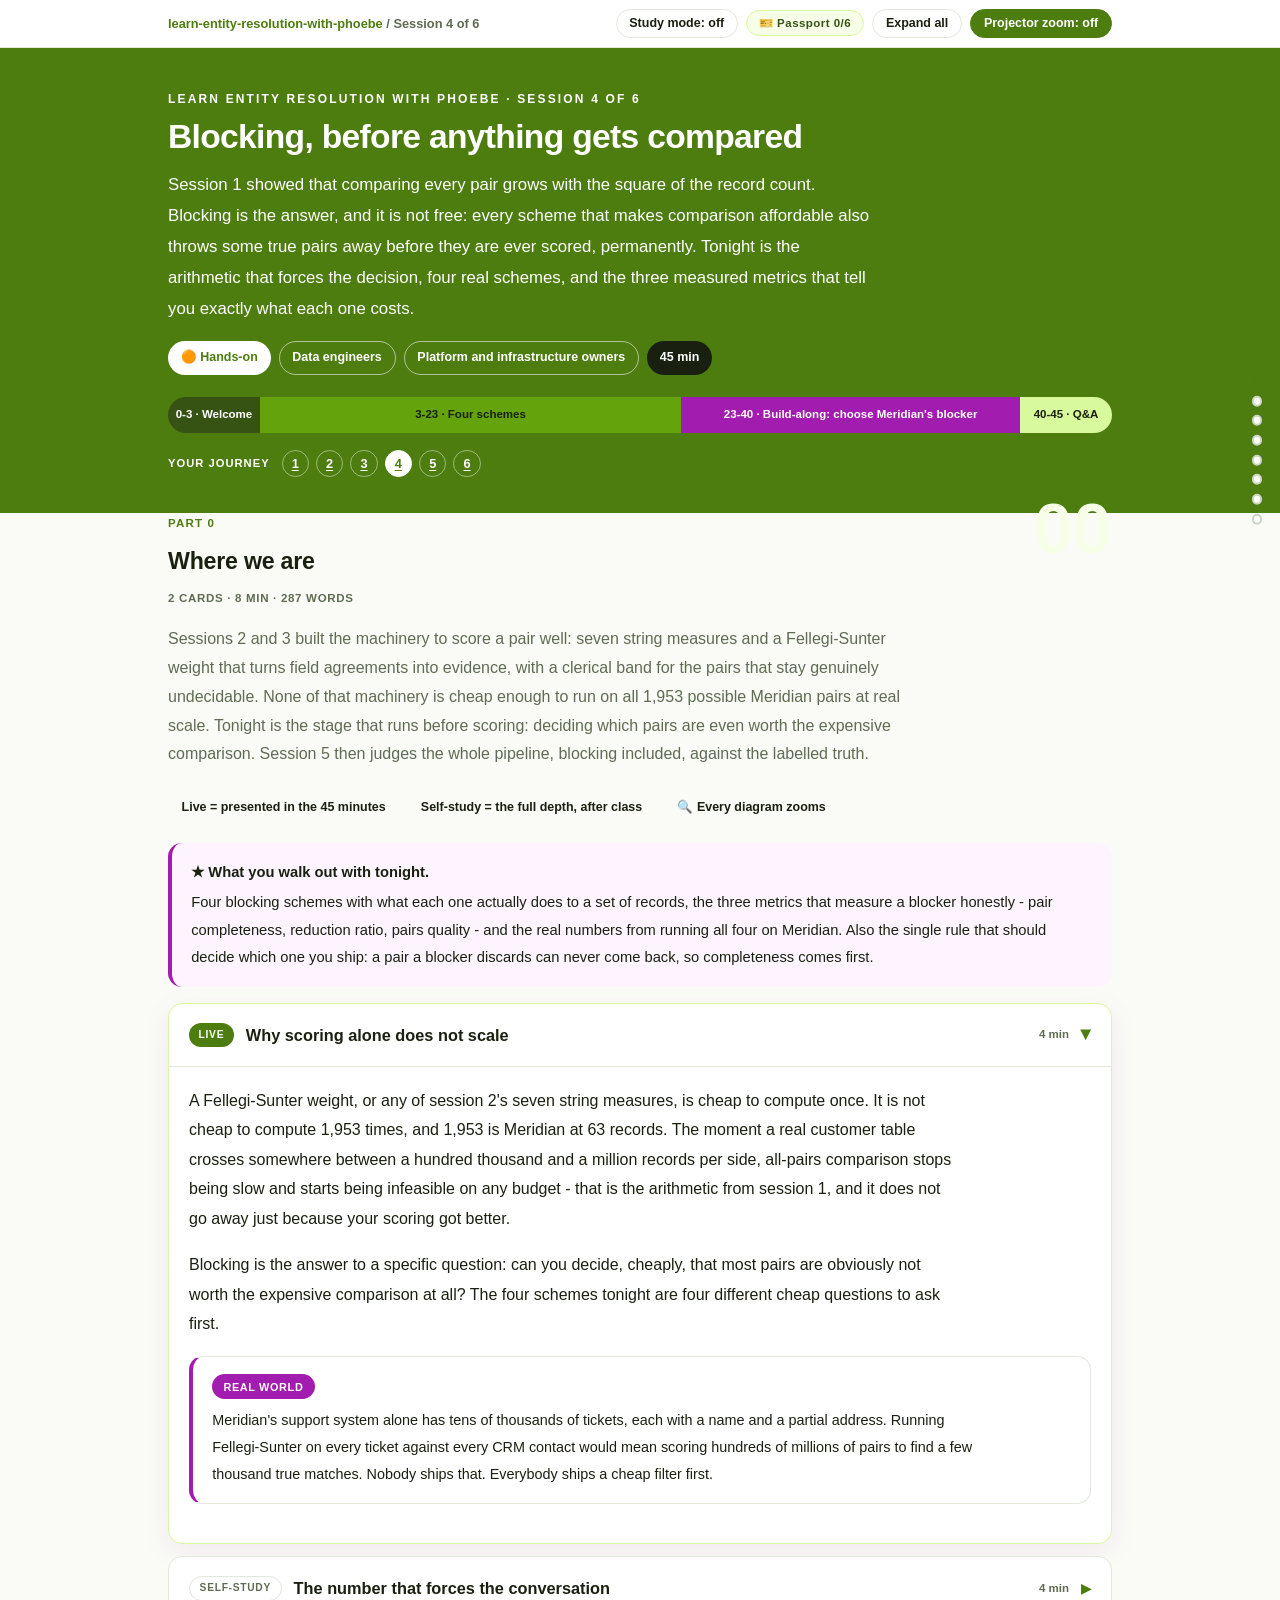
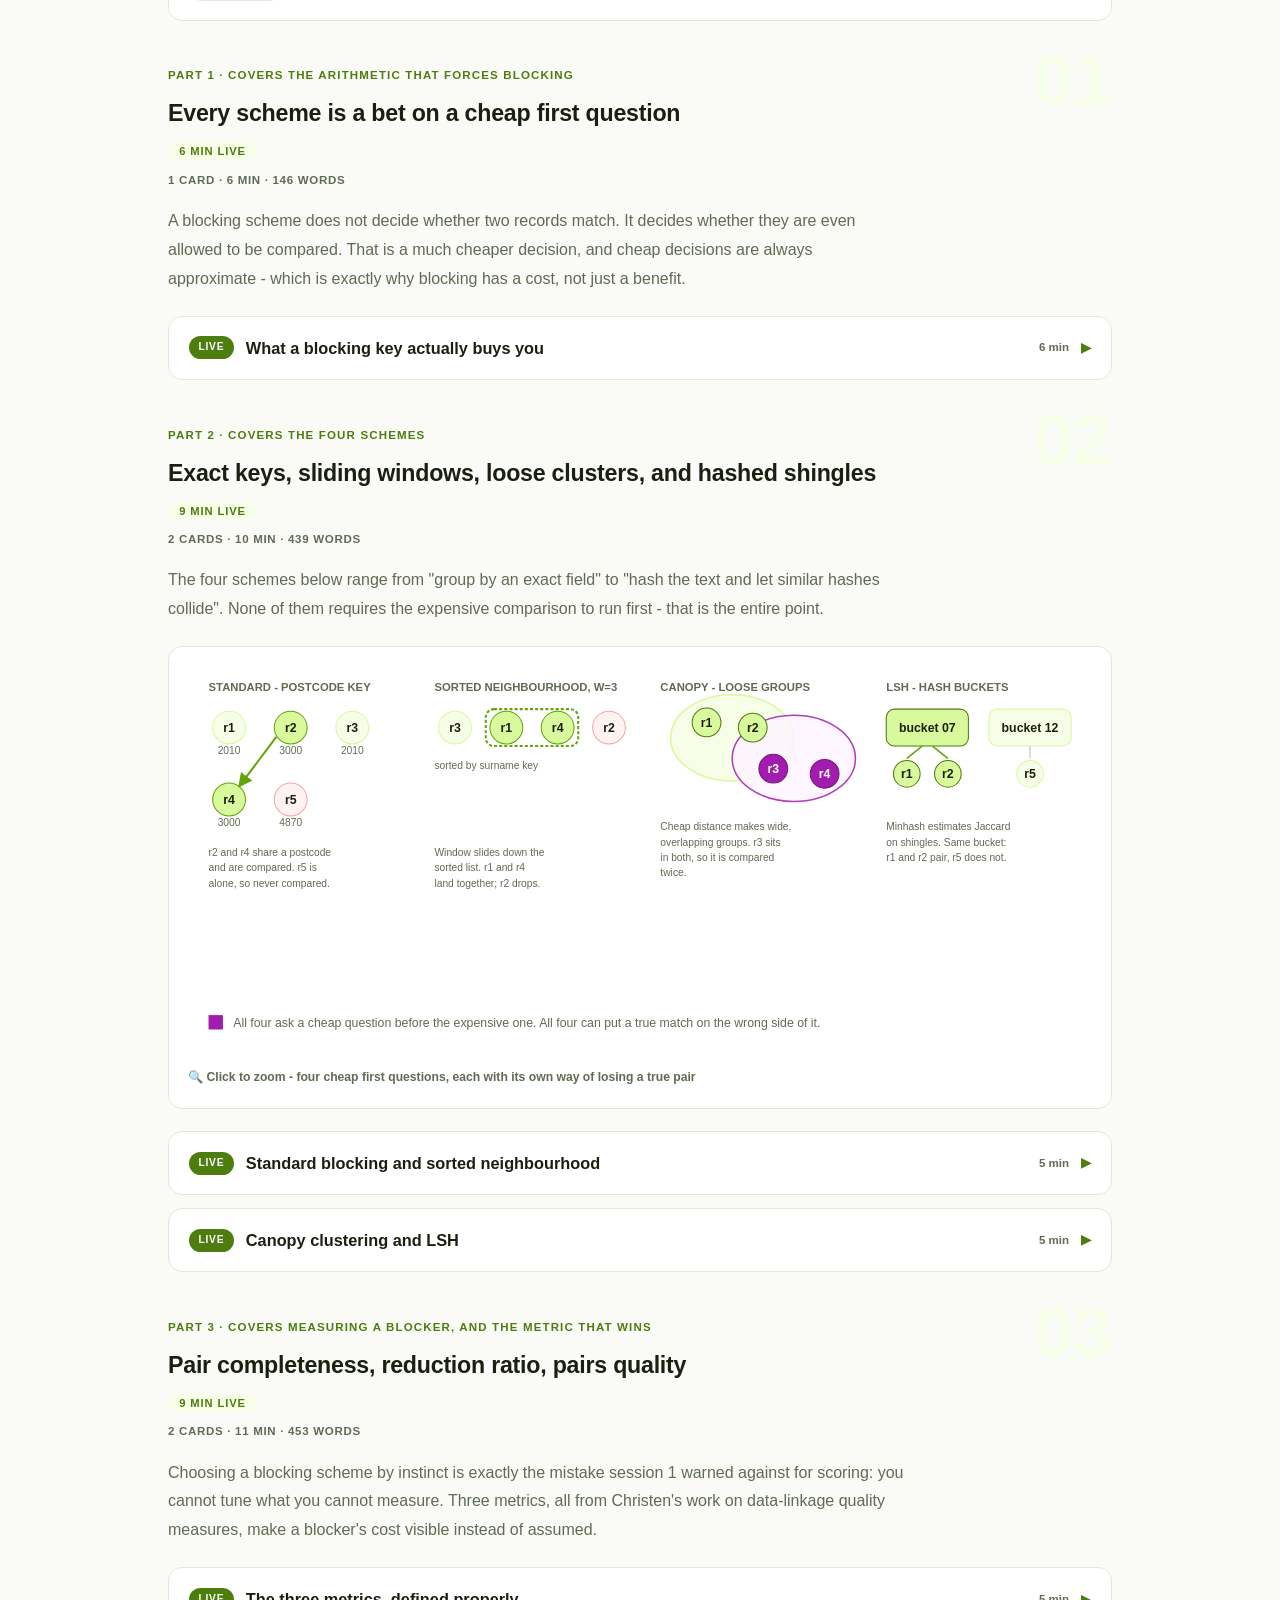
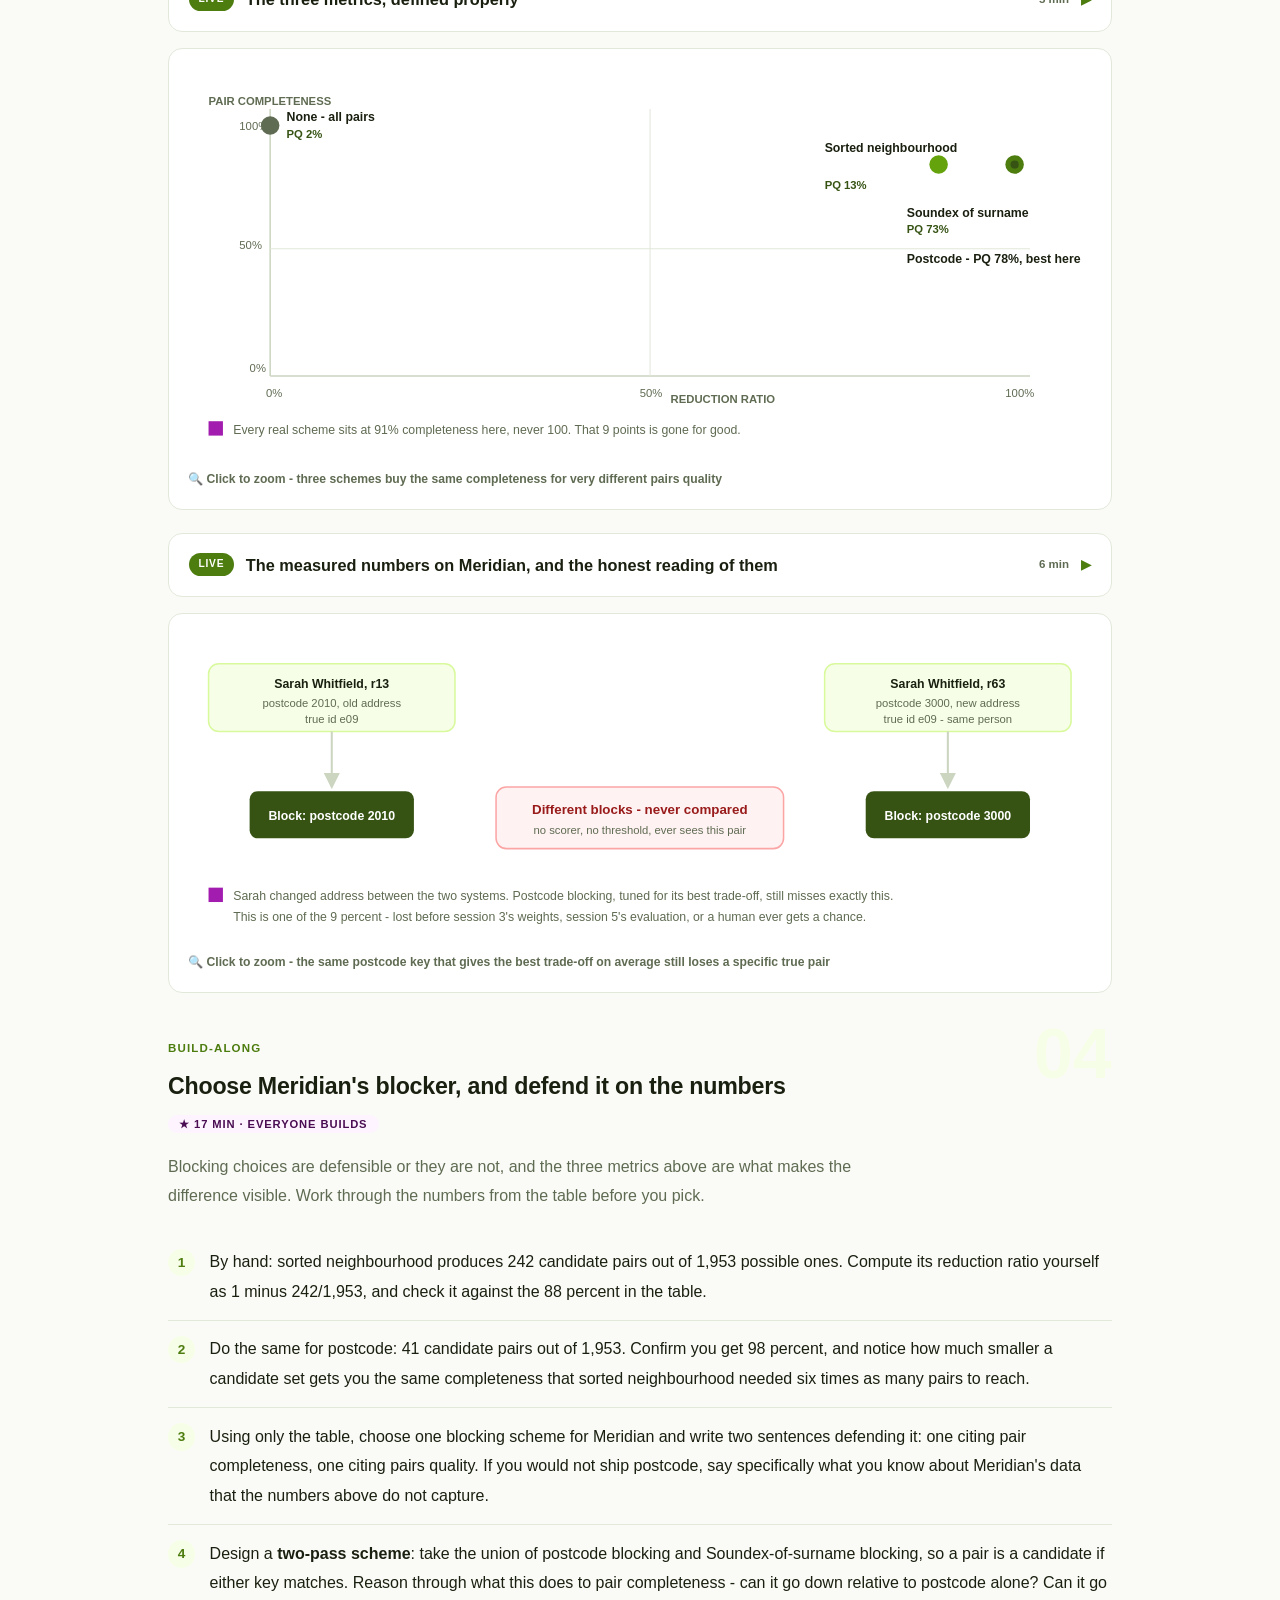
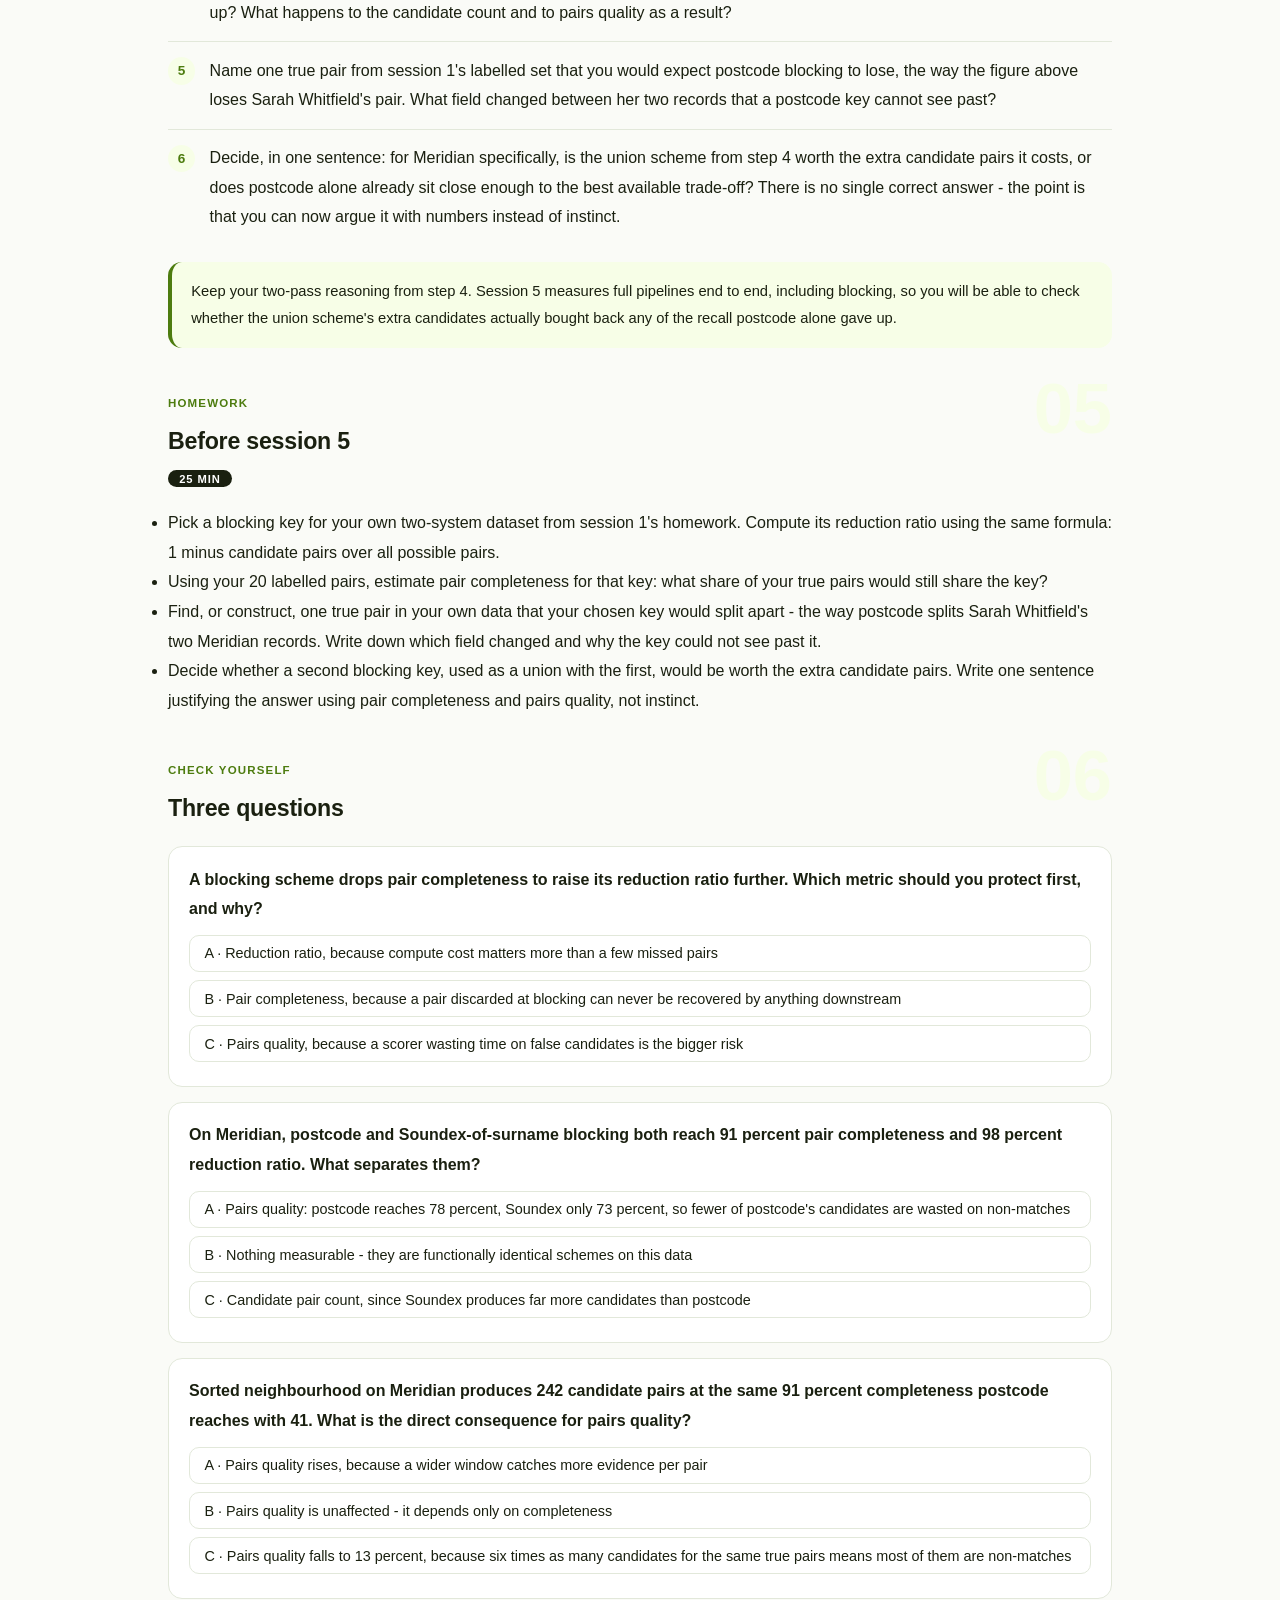
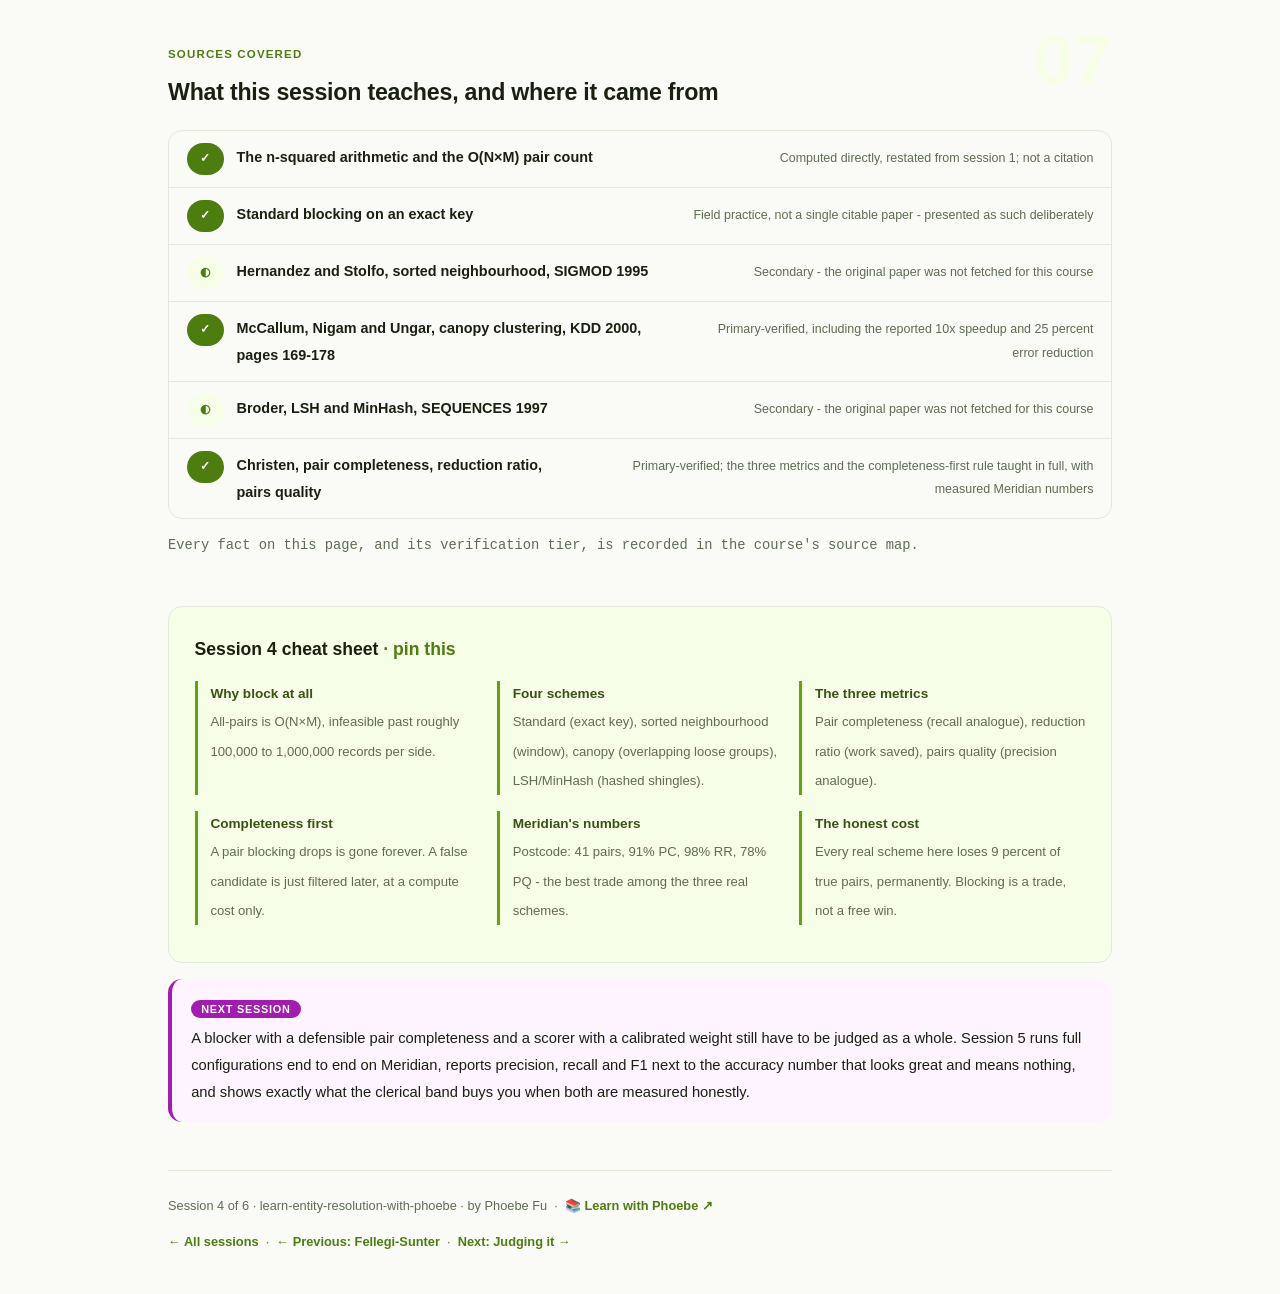
<file: courses/04-blocking.html>
<!DOCTYPE html>
<html lang="en">
<head>
<meta charset="UTF-8">
<meta name="viewport" content="width=device-width, initial-scale=1.0">
<!-- social:start -->
<meta name="description" content="Session 4 of 6. The four ways to cut n-squared pairs down to a workable candidate set, and the three measured metrics - pair completeness, reduction ratio, pairs quality - that decide which one is honest about what it throws away.">
<meta property="og:type" content="article">
<meta property="og:site_name" content="Learn with Phoebe">
<meta property="og:title" content="Blocking - learn entity resolution with phoebe">
<meta property="og:description" content="Session 4 of 6. Four blocking schemes on Meridian, scored on pair completeness, reduction ratio and pairs quality.">
<meta property="og:url" content="https://phoebefu6.github.io/learn-entity-resolution-with-phoebe/courses/04-blocking.html">
<meta property="og:image" content="https://phoebefu6.github.io/learn-entity-resolution-with-phoebe/assets/og-cover.png">
<meta property="og:image:width" content="1200">
<meta property="og:image:height" content="630">
<meta name="twitter:card" content="summary_large_image">
<meta name="twitter:title" content="Blocking - learn entity resolution with phoebe">
<meta name="twitter:description" content="Session 4 of 6. Four schemes, three metrics, and the 9 percent every one of them costs.">
<meta name="twitter:image" content="https://phoebefu6.github.io/learn-entity-resolution-with-phoebe/assets/og-cover.png">
<!-- social:end -->
<title>Session 4 · Blocking - learn entity resolution with phoebe</title>
<link rel="stylesheet" href="../assets/style.css?v=24">
</head>
<body>

<div class="toolbar">
  <div class="wrap">
    <span class="crumb"><a href="../index.html">learn-entity-resolution-with-phoebe</a> / Session 4 of 6</span>
    <button class="btn" id="toggle-all" type="button">Expand all</button>
    <button class="btn primary" id="zoom-toggle" type="button">Projector zoom: off</button>
  </div>
</div>

<header class="masthead">
  <div class="wrap">
    <div class="eyebrow">Learn Entity Resolution with Phoebe · Session 4 of 6</div>
    <h1>Blocking, before <span class="accent">anything</span> gets compared</h1>
    <p class="sub">Session 1 showed that comparing every pair grows with the square of the record count. Blocking is the answer, and it is not free: every scheme that makes comparison affordable also throws some true pairs away before they are ever scored, permanently. Tonight is the arithmetic that forces the decision, four real schemes, and the three measured metrics that tell you exactly what each one costs.</p>
    <div class="chip-row">
      <span class="chip level">🟠 Hands-on</span>
      <span class="chip audience">Data engineers</span>
      <span class="chip audience">Platform and infrastructure owners</span>
      <span class="chip time">45 min</span>
    </div>
    <div class="agenda">
      <span class="a1" style="flex:1">0-3 · Welcome</span>
      <span class="a2" style="flex:5">3-23 · Four schemes</span>
      <span class="a3" style="flex:4">23-40 · Build-along: choose Meridian's blocker</span>
      <span class="a4" style="flex:1">40-45 · Q&amp;A</span>
    </div>
  </div>
</header>

<main class="wrap">

  <!-- ============ INTRO ============ -->
  <section class="section" id="intro">
    <div class="section-kicker">
      <span class="klabel">Part 0</span>
      <h2>Where we are</h2>
    </div>
    <p class="lede">Sessions 2 and 3 built the machinery to score a pair well: seven string measures and a Fellegi-Sunter weight that turns field agreements into evidence, with a clerical band for the pairs that stay genuinely undecidable. None of that machinery is cheap enough to run on all 1,953 possible Meridian pairs at real scale. Tonight is the stage that runs before scoring: deciding which pairs are even worth the expensive comparison. Session 5 then judges the whole pipeline, blocking included, against the labelled truth.</p>

    <div class="legend">
      <span class="pill">Live = presented in the 45 minutes</span>
      <span class="pill">Self-study = the full depth, after class</span>
      <span class="pill">🔍 Every diagram zooms</span>
    </div>

    <div class="callout win">
      <p><strong>★ What you walk out with tonight.</strong> Four blocking schemes with what each one actually does to a set of records, the three metrics that measure a blocker honestly - pair completeness, reduction ratio, pairs quality - and the real numbers from running all four on Meridian. Also the single rule that should decide which one you ship: a pair a blocker discards can never come back, so completeness comes first.</p>
    </div>

    <details class="card" open>
      <summary><span class="mode live">Live</span>Why scoring alone does not scale<span class="mini">4 min</span><span class="caret">▶</span></summary>
      <div class="body">
        <p>A Fellegi-Sunter weight, or any of session 2's seven string measures, is cheap to compute once. It is not cheap to compute 1,953 times, and 1,953 is Meridian at 63 records. The moment a real customer table crosses somewhere between a hundred thousand and a million records per side, all-pairs comparison stops being slow and starts being infeasible on any budget - that is the arithmetic from session 1, and it does not go away just because your scoring got better.</p>
        <p>Blocking is the answer to a specific question: can you decide, cheaply, that most pairs are obviously not worth the expensive comparison at all? The four schemes tonight are four different cheap questions to ask first.</p>
        <div class="callout example">
          <span class="ex-pill">Real world</span>
          <p>Meridian's support system alone has tens of thousands of tickets, each with a name and a partial address. Running Fellegi-Sunter on every ticket against every CRM contact would mean scoring hundreds of millions of pairs to find a few thousand true matches. Nobody ships that. Everybody ships a cheap filter first.</p>
        </div>
      </div>
    </details>

    <details class="card">
      <summary><span class="mode self">Self-study</span>The number that forces the conversation<span class="mini">4 min</span><span class="caret">▶</span></summary>
      <div class="body">
        <p>Restating session 1's arithmetic in one place, because it is the entire reason this session exists: all-pairs comparison is <strong>O(N &#215; M)</strong> for two tables of size N and M, or O(N&#178;) when comparing a table against itself. That stops being comfortable well before most people expect.</p>
        <table class="clean">
          <thead><tr><th>Records per side</th><th>Pairs to compare</th></tr></thead>
          <tbody>
            <tr><td>63 (Meridian)</td><td>1,953</td></tr>
            <tr><td>1,000</td><td>499,500</td></tr>
            <tr><td>10,000</td><td>49,995,000</td></tr>
            <tr><td>100,000</td><td>4,999,950,000</td></tr>
            <tr><td>1,000,000</td><td>499,999,500,000</td></tr>
          </tbody>
        </table>
        <p>Somewhere between the 100,000 and 1,000,000 row, all-pairs comparison becomes infeasible on any realistic compute budget, however cheap each individual comparison is. Meridian sits at the top of this table on purpose - it is small enough to compare exhaustively in class, which makes it a good teaching set and a slightly misleading one about what production actually requires.</p>
      </div>
    </details>
  </section>

  <!-- ============ PART 1 ============ -->
  <section class="section" id="part-1">
    <div class="section-kicker">
      <span class="klabel">Part 1 · covers the arithmetic that forces blocking</span>
      <h2>Every scheme is a bet on a cheap first question</h2>
      <span class="tag concept">6 min live</span>
    </div>
    <p class="lede">A blocking scheme does not decide whether two records match. It decides whether they are even allowed to be compared. That is a much cheaper decision, and cheap decisions are always approximate - which is exactly why blocking has a cost, not just a benefit.</p>

    <details class="card">
      <summary><span class="mode live">Live</span>What a blocking key actually buys you<span class="mini">6 min</span><span class="caret">▶</span></summary>
      <div class="body">
        <p>Every scheme below reduces the same underlying question to one sentence: <em>group records by something cheap to compute, and only compare records inside the same group.</em> The cheap thing might be an exact field, a sorted position, an approximate distance, or a hashed shingle set. What they share is the trade they make: anything that groups two true-match records apart is a pair lost before Fellegi-Sunter, session 2's string measures, or anything else ever sees it.</p>
        <p>This is why blocking is discussed as its own pipeline stage rather than folded into scoring. Scoring can be re-run with a different threshold at any time, cheaply, because the comparison already happened. Blocking cannot be re-run after the fact without redoing the expensive part it exists to avoid - which is the same irreversibility session 1 flagged for the pipeline as a whole, now landing on a specific stage.</p>
      </div>
    </details>
  </section>

  <!-- ============ PART 2 ============ -->
  <section class="section" id="part-2">
    <div class="section-kicker">
      <span class="klabel">Part 2 · covers the four schemes</span>
      <h2>Exact keys, sliding windows, loose clusters, and hashed shingles</h2>
      <span class="tag concept">9 min live</span>
    </div>
    <p class="lede">The four schemes below range from "group by an exact field" to "hash the text and let similar hashes collide". None of them requires the expensive comparison to run first - that is the entire point.</p>

    <figure class="zoomable">
      <svg viewBox="0 0 880 380" xmlns="http://www.w3.org/2000/svg" role="img" aria-label="The same five records shown under four blocking schemes: standard blocking by postcode keeps only records sharing an exact key, sorted neighbourhood keeps adjacent records after sorting, canopy clustering keeps overlapping loose groups, and LSH keeps records whose hashed shingles land in the same bucket">
        <style>
          .e4aH { font: 700 11px Inter, sans-serif; fill: #5F6B52; }
          .e4aD { font: 700 12px Inter, sans-serif; fill: #1A2010; }
          .e4aDw { font: 700 12px Inter, sans-serif; fill: #fff; }
          .e4aL { font: 400 10px Inter, sans-serif; fill: #5F6B52; }
          .e4aN { font: 400 12px Inter, sans-serif; fill: #5F6B52; }
        </style>
        <defs>
          <marker id="e4Ar" markerWidth="7" markerHeight="7" refX="6" refY="3.5" orient="auto"><path d="M0,0 L7,3.5 L0,7 z" fill="#65A30D"/></marker>
        </defs>

        <!-- Panel 1: standard blocking -->
        <g>
          <text class="e4aH" x="20" y="24">STANDARD - POSTCODE KEY</text>
          <circle cx="40" cy="60" r="16" fill="#F7FEE7" stroke="#D9F99D"/><text class="e4aD" x="40" y="64" text-anchor="middle">r1</text><text class="e4aL" x="40" y="86" text-anchor="middle">2010</text>
          <circle cx="100" cy="60" r="16" fill="#D9F99D" stroke="#65A30D"/><text class="e4aD" x="100" y="64" text-anchor="middle">r2</text><text class="e4aL" x="100" y="86" text-anchor="middle">3000</text>
          <circle cx="160" cy="60" r="16" fill="#F7FEE7" stroke="#D9F99D"/><text class="e4aD" x="160" y="64" text-anchor="middle">r3</text><text class="e4aL" x="160" y="86" text-anchor="middle">2010</text>
          <circle cx="40" cy="130" r="16" fill="#D9F99D" stroke="#65A30D"/><text class="e4aD" x="40" y="134" text-anchor="middle">r4</text><text class="e4aL" x="40" y="156" text-anchor="middle">3000</text>
          <circle cx="100" cy="130" r="16" fill="#FEF2F2" stroke="#FCA5A5"/><text class="e4aD" x="100" y="134" text-anchor="middle">r5</text><text class="e4aL" x="100" y="156" text-anchor="middle">4870</text>
          <line x1="86" y1="69" x2="50" y2="117" stroke="#65A30D" stroke-width="2" marker-end="url(#e4Ar)"/>
          <text class="e4aL" x="20" y="185">r2 and r4 share a postcode</text>
          <text class="e4aL" x="20" y="200">and are compared. r5 is</text>
          <text class="e4aL" x="20" y="215">alone, so never compared.</text>
        </g>

        <!-- Panel 2: sorted neighbourhood -->
        <g transform="translate(220,0)">
          <text class="e4aH" x="20" y="24">SORTED NEIGHBOURHOOD, W=3</text>
          <circle cx="40" cy="60" r="16" fill="#F7FEE7" stroke="#D9F99D"/><text class="e4aD" x="40" y="64" text-anchor="middle">r3</text>
          <circle cx="90" cy="60" r="16" fill="#D9F99D" stroke="#65A30D"/><text class="e4aD" x="90" y="64" text-anchor="middle">r1</text>
          <circle cx="140" cy="60" r="16" fill="#D9F99D" stroke="#65A30D"/><text class="e4aD" x="140" y="64" text-anchor="middle">r4</text>
          <circle cx="190" cy="60" r="16" fill="#FEF2F2" stroke="#FCA5A5"/><text class="e4aD" x="190" y="64" text-anchor="middle">r2</text>
          <rect x="70" y="42" width="90" height="36" rx="8" fill="none" stroke="#65A30D" stroke-width="2" stroke-dasharray="3 2"/>
          <text class="e4aL" x="20" y="100">sorted by surname key</text>
          <text class="e4aL" x="20" y="185">Window slides down the</text>
          <text class="e4aL" x="20" y="200">sorted list. r1 and r4</text>
          <text class="e4aL" x="20" y="215">land together; r2 drops.</text>
        </g>

        <!-- Panel 3: canopy -->
        <g transform="translate(460,0)">
          <text class="e4aH" x="0" y="24">CANOPY - LOOSE GROUPS</text>
          <ellipse cx="70" cy="70" rx="60" ry="42" fill="#F7FEE7" stroke="#D9F99D" stroke-width="1.5"/>
          <ellipse cx="130" cy="90" rx="60" ry="42" fill="#FDF4FF" stroke="#A21CAF" stroke-width="1.5" opacity="0.85"/>
          <circle cx="45" cy="55" r="14" fill="#D9F99D" stroke="#4D7C0F"/><text class="e4aD" x="45" y="59" text-anchor="middle">r1</text>
          <circle cx="90" cy="60" r="14" fill="#D9F99D" stroke="#4D7C0F"/><text class="e4aD" x="90" y="64" text-anchor="middle">r2</text>
          <circle cx="110" cy="100" r="14" fill="#A21CAF" stroke="#701A75"/><text class="e4aDw" x="110" y="104" text-anchor="middle">r3</text>
          <circle cx="160" cy="105" r="14" fill="#A21CAF" stroke="#701A75"/><text class="e4aDw" x="160" y="109" text-anchor="middle">r4</text>
          <text class="e4aL" x="0" y="160">Cheap distance makes wide,</text>
          <text class="e4aL" x="0" y="175">overlapping groups. r3 sits</text>
          <text class="e4aL" x="0" y="190">in both, so it is compared</text>
          <text class="e4aL" x="0" y="205">twice.</text>
        </g>

        <!-- Panel 4: LSH -->
        <g transform="translate(680,0)">
          <text class="e4aH" x="0" y="24">LSH - HASH BUCKETS</text>
          <rect x="0" y="42" width="80" height="36" rx="8" fill="#D9F99D" stroke="#4D7C0F"/><text class="e4aD" x="40" y="64" text-anchor="middle">bucket 07</text>
          <rect x="100" y="42" width="80" height="36" rx="8" fill="#F7FEE7" stroke="#D9F99D"/><text class="e4aD" x="140" y="64" text-anchor="middle">bucket 12</text>
          <circle cx="20" cy="105" r="13" fill="#D9F99D" stroke="#4D7C0F"/><text class="e4aD" x="20" y="109" text-anchor="middle">r1</text>
          <circle cx="60" cy="105" r="13" fill="#D9F99D" stroke="#4D7C0F"/><text class="e4aD" x="60" y="109" text-anchor="middle">r2</text>
          <circle cx="140" cy="105" r="13" fill="#F7FEE7" stroke="#D9F99D"/><text class="e4aD" x="140" y="109" text-anchor="middle">r5</text>
          <line x1="20" y1="90" x2="35" y2="78" stroke="#65A30D" stroke-width="1.5"/>
          <line x1="60" y1="90" x2="45" y2="78" stroke="#65A30D" stroke-width="1.5"/>
          <line x1="140" y1="90" x2="140" y2="78" stroke="#CBD5C0" stroke-width="1.5"/>
          <text class="e4aL" x="0" y="160">Minhash estimates Jaccard</text>
          <text class="e4aL" x="0" y="175">on shingles. Same bucket:</text>
          <text class="e4aL" x="0" y="190">r1 and r2 pair, r5 does not.</text>
        </g>

        <rect x="20" y="340" width="14" height="14" fill="#A21CAF"/>
        <text class="e4aN" x="44" y="352">All four ask a cheap question before the expensive one. All four can put a true match on the wrong side of it.</text>
      </svg>
      <figcaption>🔍 Click to zoom - four cheap first questions, each with its own way of losing a true pair</figcaption>
    </figure>

    <details class="card">
      <summary><span class="mode live">Live</span>Standard blocking and sorted neighbourhood<span class="mini">5 min</span><span class="caret">▶</span></summary>
      <div class="body">
        <p><strong>Standard blocking</strong> picks a field, or a derived key, and only compares records that share it exactly - postcode, a truncated surname, a birth year. It is the oldest and simplest approach in production use, so widespread it is field practice rather than a single citable paper. Its failure mode is the flip side of its simplicity: any pair where the key genuinely differs is invisible to it, no matter how similar every other field is.</p>
        <p><strong>Sorted neighbourhood</strong> (Hernandez and Stolfo, SIGMOD 1995) sorts all records by a chosen key, slides a fixed-size window across the sorted list, and compares every pair that falls inside the same window together. It recovers some of standard blocking's blind spot, because two records with a slightly different key can still land near each other in sort order and end up in the same window. It trades that for more candidate pairs per true pair recovered, which shows up directly in the measured numbers below.</p>
        <div class="callout warn">
          <p><strong>Verification honesty.</strong> The sorted neighbourhood citation above (Hernandez and Stolfo, SIGMOD 1995) is reported secondhand - the original paper was not fetched for this course. Treat the method description as standard and well established in the field, and treat the specific citation as unverified against the primary text.</p>
        </div>
      </div>
    </details>

    <details class="card">
      <summary><span class="mode live">Live</span>Canopy clustering and LSH<span class="mini">5 min</span><span class="caret">▶</span></summary>
      <div class="body">
        <p><strong>Canopy clustering</strong> (McCallum, Nigam and Ungar, KDD 2000, pages 169-178) runs a cheap approximate distance measure over the whole dataset first, forming loose, deliberately overlapping groups called canopies. The expensive, accurate distance measure - session 2's string measures, or Fellegi-Sunter's weight - then only runs on pairs that share a canopy. Because canopies overlap on purpose, a record can sit in more than one, which is exactly what protects it from being blocked out by a single bad key. The original paper reported more than a 10x speedup and about a 25 percent reduction in error on bibliographic matching, and this citation is primary-verified.</p>
        <p><strong>LSH and MinHash</strong> (Broder, "On the Resemblance and Containment of Documents", SEQUENCES 1997) take a different cheap distance entirely: break each string into overlapping character shingles, compute a small set of minimum hash values over those shingles, and use those minhash values to estimate Jaccard resemblance without ever comparing the full strings. Records whose hashes collide into the same bucket become a candidate pair. It scales to enormous text collections precisely because the expensive comparison never has to run on most of the data.</p>
        <div class="callout warn">
          <p><strong>Verification honesty.</strong> The LSH and MinHash citation above (Broder, SEQUENCES 1997) is also reported secondhand - the original paper was not fetched for this course. The mechanism description reflects standard usage across current tooling, not a checked reading of the primary text.</p>
        </div>
      </div>
    </details>
  </section>

  <!-- ============ PART 3 ============ -->
  <section class="section" id="part-3">
    <div class="section-kicker">
      <span class="klabel">Part 3 · covers measuring a blocker, and the metric that wins</span>
      <h2>Pair completeness, reduction ratio, pairs quality</h2>
      <span class="tag concept">9 min live</span>
    </div>
    <p class="lede">Choosing a blocking scheme by instinct is exactly the mistake session 1 warned against for scoring: you cannot tune what you cannot measure. Three metrics, all from Christen's work on data-linkage quality measures, make a blocker's cost visible instead of assumed.</p>

    <details class="card">
      <summary><span class="mode live">Live</span>The three metrics, defined properly<span class="mini">5 min</span><span class="caret">▶</span></summary>
      <div class="body">
        <p>These come from Christen, "Quality and Complexity Measures for Data Linkage and Deduplication", and the citation is primary-verified.</p>
        <ul>
          <li><strong>Pair completeness (PC)</strong> - the recall analogue for blocking. The share of true pairs that survive into the candidate set. If a blocker keeps 91 percent of true pairs, the other 9 percent are gone before scoring even starts.</li>
          <li><strong>Reduction ratio (RR)</strong> - one minus the candidate pairs divided by all possible pairs. It measures how much work the blocker saved, independent of whether the work it saved was worth saving.</li>
          <li><strong>Pairs quality (PQ)</strong> - the precision analogue for blocking. The share of surviving candidate pairs that are actually true matches. A low PQ means the expensive scoring stage still has to wade through a lot of pairs that were never going to match.</li>
        </ul>
        <p>The trade-off is direct: push RR higher by shrinking the candidate set further, and PC usually falls, because a tighter key or a narrower window is more likely to split a true pair apart. The rule that follows is not a preference, it is a consequence of session 1's irreversibility argument applied to this exact stage: <strong>prioritise pair completeness</strong>. A pair discarded at blocking can never be recovered downstream, however good the scorer is. A false candidate that survives blocking is merely inefficient - the scorer filters it out later, at a cost in compute, not in truth.</p>
      </div>
    </details>

    <figure class="zoomable">
      <svg viewBox="0 0 880 380" xmlns="http://www.w3.org/2000/svg" role="img" aria-label="Reduction ratio plotted against pair completeness for four blocking schemes on Meridian: all pairs at 0 percent reduction and 100 percent completeness, postcode and soundex both at 98 percent reduction and 91 percent completeness, and sorted neighbourhood at 88 percent reduction and 91 percent completeness, each point annotated with its pairs quality">
        <style>
          .e4bH { font: 700 11px Inter, sans-serif; fill: #5F6B52; }
          .e4bA { font: 400 11px Inter, sans-serif; fill: #5F6B52; }
          .e4bL { font: 700 12px Inter, sans-serif; fill: #1A2010; }
          .e4bP { font: 700 11px Inter, sans-serif; fill: #365314; }
          .e4bN { font: 400 12px Inter, sans-serif; fill: #5F6B52; }
        </style>
        <!-- axes -->
        <line x1="80" y1="40" x2="80" y2="300" stroke="#CBD5C0" stroke-width="1.5"/>
        <line x1="80" y1="300" x2="820" y2="300" stroke="#CBD5C0" stroke-width="1.5"/>
        <text class="e4bH" x="20" y="36">PAIR COMPLETENESS</text>
        <text class="e4bH" x="470" y="326">REDUCTION RATIO</text>
        <text class="e4bA" x="50" y="60">100%</text>
        <text class="e4bA" x="50" y="176">50%</text>
        <text class="e4bA" x="60" y="296">0%</text>
        <text class="e4bA" x="76" y="320">0%</text>
        <text class="e4bA" x="440" y="320">50%</text>
        <text class="e4bA" x="796" y="320">100%</text>
        <line x1="80" y1="176" x2="820" y2="176" stroke="#E2E8DA" stroke-width="1"/>
        <line x1="450" y1="40" x2="450" y2="300" stroke="#E2E8DA" stroke-width="1"/>

        <!-- None: RR 0, PC 100 -->
        <circle cx="80" cy="56" r="9" fill="#5F6B52"/>
        <text class="e4bL" x="96" y="52">None - all pairs</text>
        <text class="e4bP" x="96" y="68">PQ 2%</text>

        <!-- Sorted neighbourhood: RR 88, PC 91 -->
        <circle cx="731" cy="94" r="9" fill="#65A30D"/>
        <text class="e4bL" x="620" y="82">Sorted neighbourhood</text>
        <text class="e4bP" x="620" y="118">PQ 13%</text>

        <!-- Soundex: RR 98, PC 91 -->
        <circle cx="805" cy="94" r="9" fill="#4D7C0F"/>
        <text class="e4bL" x="700" y="145">Soundex of surname</text>
        <text class="e4bP" x="700" y="161">PQ 73%</text>

        <!-- Postcode: RR 98, PC 91, offset slightly for label room -->
        <circle cx="805" cy="94" r="4" fill="#365314"/>
        <text class="e4bL" x="700" y="190">Postcode - PQ 78%, best here</text>

        <rect x="20" y="344" width="14" height="14" fill="#A21CAF"/>
        <text class="e4bN" x="44" y="356">Every real scheme sits at 91% completeness here, never 100. That 9 points is gone for good.</text>
      </svg>
      <figcaption>🔍 Click to zoom - three schemes buy the same completeness for very different pairs quality</figcaption>
    </figure>

    <details class="card">
      <summary><span class="mode live">Live</span>The measured numbers on Meridian, and the honest reading of them<span class="mini">6 min</span><span class="caret">▶</span></summary>
      <div class="body">
        <p>These four schemes were run against Meridian's actual 1,953 possible pairs, and the numbers below are measured, not estimated.</p>
        <div class="tablescroll">
          <table class="clean">
            <thead><tr><th>Scheme</th><th>Candidate pairs</th><th>Pair completeness</th><th>Reduction ratio</th><th>Pairs quality</th></tr></thead>
            <tbody>
              <tr><td>None (all pairs)</td><td>1,953</td><td>100%</td><td>0%</td><td>2%</td></tr>
              <tr><td>Postcode</td><td>41</td><td>91%</td><td>98%</td><td>78%</td></tr>
              <tr><td>Soundex of surname</td><td>44</td><td>91%</td><td>98%</td><td>73%</td></tr>
              <tr><td>Sorted neighbourhood, window 5</td><td>242</td><td>91%</td><td>88%</td><td>13%</td></tr>
            </tbody>
          </table>
        </div>
        <p>The plain point first: <strong>every scheme costs 9 percent of the true pairs, permanently</strong>. None of the three real schemes reaches the 100 percent completeness that "no blocking at all" has by definition, because none of them is lossless - that was true before Meridian was measured and the measurement confirms it. Blocking is a genuine trade, not a free optimisation, and pretending otherwise is how a matcher quietly loses matches nobody notices until someone asks why a known customer pair never got compared.</p>
        <p>Among the three real schemes, <strong>postcode is the best trade here</strong>: it reaches the same 91 percent completeness and 98 percent reduction as Soundex of surname, but at 78 percent pairs quality against Soundex's 73 percent, meaning fewer of its candidate pairs are wasted on non-matches. Sorted neighbourhood is the clearest illustration of reduction ratio without pairs quality: it does far more comparisons for the same 91 percent completeness - 242 candidate pairs against postcode's 41 - and its pairs quality collapses to 13 percent as a direct result. More candidates is not automatically safer if most of them were never going to match.</p>
      </div>
    </details>

    <figure class="zoomable">
      <svg viewBox="0 0 880 300" xmlns="http://www.w3.org/2000/svg" role="img" aria-label="A blocking key going wrong: two records for the same person land in different postcode blocks because one postcode is out of date, so the pair is never compared and is lost before scoring, permanently">
        <style>
          .e4cH { font: 700 11px Inter, sans-serif; fill: #5F6B52; }
          .e4cK { font: 700 12px Inter, sans-serif; fill: #1A2010; }
          .e4cD { font: 400 11px Inter, sans-serif; fill: #5F6B52; }
          .e4cT { font: 700 12px Inter, sans-serif; fill: #fff; }
          .e4cR { font: 800 13px Inter, sans-serif; fill: #991B1B; }
          .e4cN { font: 400 12px Inter, sans-serif; fill: #5F6B52; }
        </style>
        <defs>
          <marker id="e4Cr" markerWidth="8" markerHeight="8" refX="7" refY="4" orient="auto"><path d="M0,0 L8,4 L0,8 z" fill="#CBD5C0"/></marker>
        </defs>

        <rect x="20" y="30" width="240" height="66" rx="10" fill="#F7FEE7" stroke="#D9F99D" stroke-width="1.5"/>
        <text class="e4cK" x="140" y="54" text-anchor="middle">Sarah Whitfield, r13</text>
        <text class="e4cD" x="140" y="72" text-anchor="middle">postcode 2010, old address</text>
        <text class="e4cD" x="140" y="88" text-anchor="middle">true id e09</text>

        <rect x="620" y="30" width="240" height="66" rx="10" fill="#F7FEE7" stroke="#D9F99D" stroke-width="1.5"/>
        <text class="e4cK" x="740" y="54" text-anchor="middle">Sarah Whitfield, r63</text>
        <text class="e4cD" x="740" y="72" text-anchor="middle">postcode 3000, new address</text>
        <text class="e4cD" x="740" y="88" text-anchor="middle">true id e09 - same person</text>

        <line x1="140" y1="96" x2="140" y2="150" stroke="#CBD5C0" stroke-width="2" marker-end="url(#e4Cr)"/>
        <line x1="740" y1="96" x2="740" y2="150" stroke="#CBD5C0" stroke-width="2" marker-end="url(#e4Cr)"/>

        <rect x="60" y="154" width="160" height="46" rx="8" fill="#365314"/>
        <text class="e4cT" x="140" y="182" text-anchor="middle">Block: postcode 2010</text>

        <rect x="660" y="154" width="160" height="46" rx="8" fill="#365314"/>
        <text class="e4cT" x="740" y="182" text-anchor="middle">Block: postcode 3000</text>

        <rect x="300" y="150" width="280" height="60" rx="10" fill="#FEF2F2" stroke="#FCA5A5" stroke-width="1.5"/>
        <text class="e4cR" x="440" y="176" text-anchor="middle">Different blocks - never compared</text>
        <text class="e4cD" x="440" y="196" text-anchor="middle">no scorer, no threshold, ever sees this pair</text>

        <rect x="20" y="248" width="14" height="14" fill="#A21CAF"/>
        <text class="e4cN" x="44" y="260">Sarah changed address between the two systems. Postcode blocking, tuned for its best trade-off, still misses exactly this.</text>
        <text class="e4cN" x="44" y="280">This is one of the 9 percent - lost before session 3's weights, session 5's evaluation, or a human ever gets a chance.</text>
      </svg>
      <figcaption>🔍 Click to zoom - the same postcode key that gives the best trade-off on average still loses a specific true pair</figcaption>
    </figure>
  </section>

  <!-- ============ DEMO ============ -->
  <section class="section" id="demo-1">
    <div class="section-kicker">
      <span class="klabel">Build-along</span>
      <h2>Choose Meridian's blocker, and defend it on the numbers</h2>
      <span class="tag demo">★ 17 min · everyone builds</span>
    </div>
    <p class="lede">Blocking choices are defensible or they are not, and the three metrics above are what makes the difference visible. Work through the numbers from the table before you pick.</p>

    <div class="steps">
      <div class="step"><p>By hand: sorted neighbourhood produces 242 candidate pairs out of 1,953 possible ones. Compute its reduction ratio yourself as 1 minus 242/1,953, and check it against the 88 percent in the table.</p></div>
      <div class="step"><p>Do the same for postcode: 41 candidate pairs out of 1,953. Confirm you get 98 percent, and notice how much smaller a candidate set gets you the same completeness that sorted neighbourhood needed six times as many pairs to reach.</p></div>
      <div class="step"><p>Using only the table, choose one blocking scheme for Meridian and write two sentences defending it: one citing pair completeness, one citing pairs quality. If you would not ship postcode, say specifically what you know about Meridian's data that the numbers above do not capture.</p></div>
      <div class="step"><p>Design a <strong>two-pass scheme</strong>: take the union of postcode blocking and Soundex-of-surname blocking, so a pair is a candidate if either key matches. Reason through what this does to pair completeness - can it go down relative to postcode alone? Can it go up? What happens to the candidate count and to pairs quality as a result?</p></div>
      <div class="step"><p>Name one true pair from session 1's labelled set that you would expect postcode blocking to lose, the way the figure above loses Sarah Whitfield's pair. What field changed between her two records that a postcode key cannot see past?</p></div>
      <div class="step"><p>Decide, in one sentence: for Meridian specifically, is the union scheme from step 4 worth the extra candidate pairs it costs, or does postcode alone already sit close enough to the best available trade-off? There is no single correct answer - the point is that you can now argue it with numbers instead of instinct.</p></div>
    </div>

    <div class="callout tip">
      <p>Keep your two-pass reasoning from step 4. Session 5 measures full pipelines end to end, including blocking, so you will be able to check whether the union scheme's extra candidates actually bought back any of the recall postcode alone gave up.</p>
    </div>
  </section>

  <!-- ============ EXERCISE ============ -->
  <section class="section" id="exercise">
    <div class="section-kicker">
      <span class="klabel">Homework</span>
      <h2>Before session 5</h2>
      <span class="tag exercise">25 min</span>
    </div>
    <ul>
      <li>Pick a blocking key for your own two-system dataset from session 1's homework. Compute its reduction ratio using the same formula: 1 minus candidate pairs over all possible pairs.</li>
      <li>Using your 20 labelled pairs, estimate pair completeness for that key: what share of your true pairs would still share the key?</li>
      <li>Find, or construct, one true pair in your own data that your chosen key would split apart - the way postcode splits Sarah Whitfield's two Meridian records. Write down which field changed and why the key could not see past it.</li>
      <li>Decide whether a second blocking key, used as a union with the first, would be worth the extra candidate pairs. Write one sentence justifying the answer using pair completeness and pairs quality, not instinct.</li>
    </ul>
  </section>

  <!-- ============ QUIZ ============ -->
  <section class="section" id="quiz">
    <div class="section-kicker">
      <span class="klabel">Check yourself</span>
      <h2>Three questions</h2>
    </div>

    <div class="quiz-q" data-answer="1">
      <p class="qtext">A blocking scheme drops pair completeness to raise its reduction ratio further. Which metric should you protect first, and why?</p>
      <button class="qopt" type="button">A · Reduction ratio, because compute cost matters more than a few missed pairs</button>
      <button class="qopt" type="button">B · Pair completeness, because a pair discarded at blocking can never be recovered by anything downstream</button>
      <button class="qopt" type="button">C · Pairs quality, because a scorer wasting time on false candidates is the bigger risk</button>
      <p class="qwhy">A false candidate that survives blocking is merely inefficient - the scorer filters it out later at a cost in compute, not in truth. A true pair that blocking discards is gone permanently, with no later stage able to recover it. That asymmetry is why pair completeness is protected first, even at the cost of a larger, less efficient candidate set.</p>
    </div>

    <div class="quiz-q" data-answer="0">
      <p class="qtext">On Meridian, postcode and Soundex-of-surname blocking both reach 91 percent pair completeness and 98 percent reduction ratio. What separates them?</p>
      <button class="qopt" type="button">A · Pairs quality: postcode reaches 78 percent, Soundex only 73 percent, so fewer of postcode's candidates are wasted on non-matches</button>
      <button class="qopt" type="button">B · Nothing measurable - they are functionally identical schemes on this data</button>
      <button class="qopt" type="button">C · Candidate pair count, since Soundex produces far more candidates than postcode</button>
      <p class="qwhy">The two schemes tie on completeness and reduction ratio but not on pairs quality: postcode's 41 candidate pairs include a higher share of true matches (78 percent) than Soundex's 44 candidates (73 percent). That is precisely why postcode is called the best trade here - not because it recovers more true pairs, but because less of its candidate set is wasted work.</p>
    </div>

    <div class="quiz-q" data-answer="2">
      <p class="qtext">Sorted neighbourhood on Meridian produces 242 candidate pairs at the same 91 percent completeness postcode reaches with 41. What is the direct consequence for pairs quality?</p>
      <button class="qopt" type="button">A · Pairs quality rises, because a wider window catches more evidence per pair</button>
      <button class="qopt" type="button">B · Pairs quality is unaffected - it depends only on completeness</button>
      <button class="qopt" type="button">C · Pairs quality falls to 13 percent, because six times as many candidates for the same true pairs means most of them are non-matches</button>
      <p class="qwhy">Pairs quality is the share of candidates that are true matches. Holding the count of true pairs found roughly constant while multiplying the candidate set by six means the extra candidates are overwhelmingly non-matches, which is exactly what drags sorted neighbourhood's pairs quality down to 13 percent against postcode's 78 percent.</p>
    </div>

    <p class="quiz-score"></p>
  </section>

  <!-- ============ SOURCES ============ -->
  <section class="section" id="official">
    <div class="section-kicker">
      <span class="klabel">Sources covered</span>
      <h2>What this session teaches, and where it came from</h2>
    </div>
    <div class="covered">
      <div class="covered-row"><span class="status pill solid">✓</span><span class="name">The n-squared arithmetic and the O(N&#215;M) pair count</span><span class="note">Computed directly, restated from session 1; not a citation</span></div>
      <div class="covered-row"><span class="status pill solid">✓</span><span class="name">Standard blocking on an exact key</span><span class="note">Field practice, not a single citable paper - presented as such deliberately</span></div>
      <div class="covered-row"><span class="status pill light">◐</span><span class="name">Hernandez and Stolfo, sorted neighbourhood, SIGMOD 1995</span><span class="note">Secondary - the original paper was not fetched for this course</span></div>
      <div class="covered-row"><span class="status pill solid">✓</span><span class="name">McCallum, Nigam and Ungar, canopy clustering, KDD 2000, pages 169-178</span><span class="note">Primary-verified, including the reported 10x speedup and 25 percent error reduction</span></div>
      <div class="covered-row"><span class="status pill light">◐</span><span class="name">Broder, LSH and MinHash, SEQUENCES 1997</span><span class="note">Secondary - the original paper was not fetched for this course</span></div>
      <div class="covered-row"><span class="status pill solid">✓</span><span class="name">Christen, pair completeness, reduction ratio, pairs quality</span><span class="note">Primary-verified; the three metrics and the completeness-first rule taught in full, with measured Meridian numbers</span></div>
    </div>
    <p class="mono" style="margin-top:14px">Every fact on this page, and its verification tier, is recorded in the course's source map.</p>
  </section>

  <!-- ============ CHEAT SHEET ============ -->
  <section class="cheat" id="cheatsheet">
    <h3>Session 4 cheat sheet <span>· pin this</span></h3>
    <div class="grid-2">
      <div class="cheat-item"><b>Why block at all</b><span>All-pairs is O(N&#215;M), infeasible past roughly 100,000 to 1,000,000 records per side.</span></div>
      <div class="cheat-item"><b>Four schemes</b><span>Standard (exact key), sorted neighbourhood (window), canopy (overlapping loose groups), LSH/MinHash (hashed shingles).</span></div>
      <div class="cheat-item"><b>The three metrics</b><span>Pair completeness (recall analogue), reduction ratio (work saved), pairs quality (precision analogue).</span></div>
      <div class="cheat-item"><b>Completeness first</b><span>A pair blocking drops is gone forever. A false candidate is just filtered later, at a compute cost only.</span></div>
      <div class="cheat-item"><b>Meridian's numbers</b><span>Postcode: 41 pairs, 91% PC, 98% RR, 78% PQ - the best trade among the three real schemes.</span></div>
      <div class="cheat-item"><b>The honest cost</b><span>Every real scheme here loses 9 percent of true pairs, permanently. Blocking is a trade, not a free win.</span></div>
    </div>
  </section>

  <div class="callout next">
    <span class="nx-pill">Next session</span>
    <p>A blocker with a defensible pair completeness and a scorer with a calibrated weight still have to be judged as a whole. Session 5 runs full configurations end to end on Meridian, reports precision, recall and F1 next to the accuracy number that looks great and means nothing, and shows exactly what the clerical band buys you when both are measured honestly.</p>
  </div>

  <footer class="pagefoot">
    <span>Session 4 of 6 · learn-entity-resolution-with-phoebe · by Phoebe Fu &nbsp;·&nbsp; 📚 <a href="https://phoebefu6.github.io/learn-with-phoebe/">Learn with Phoebe ↗</a></span>
    <span><a href="../index.html">← All sessions</a> &nbsp;·&nbsp; <a href="03-fellegi-sunter.html">← Previous: Fellegi-Sunter</a> &nbsp;·&nbsp; <a href="05-judging-it.html">Next: Judging it →</a></span>
  </footer>

</main>

<script src="../assets/app.js?v=22"></script>
</body>
</html>
</file>
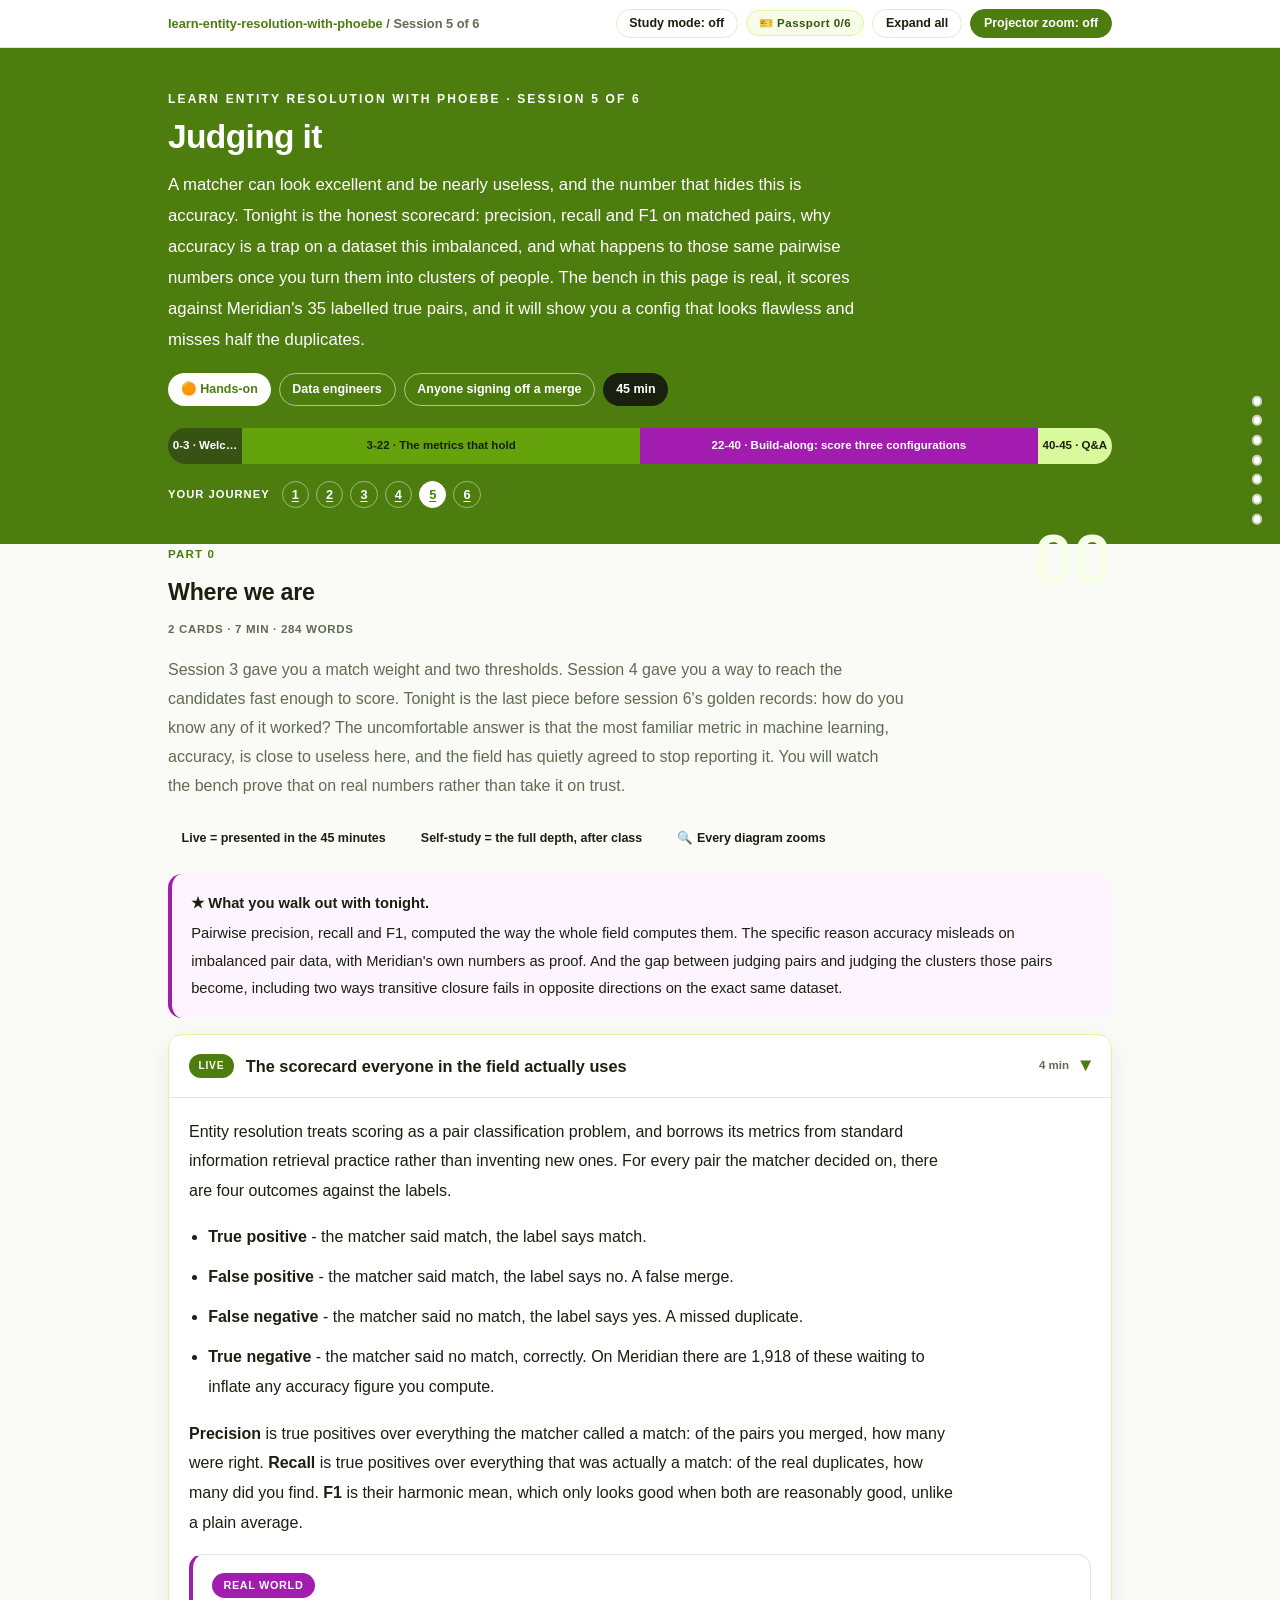
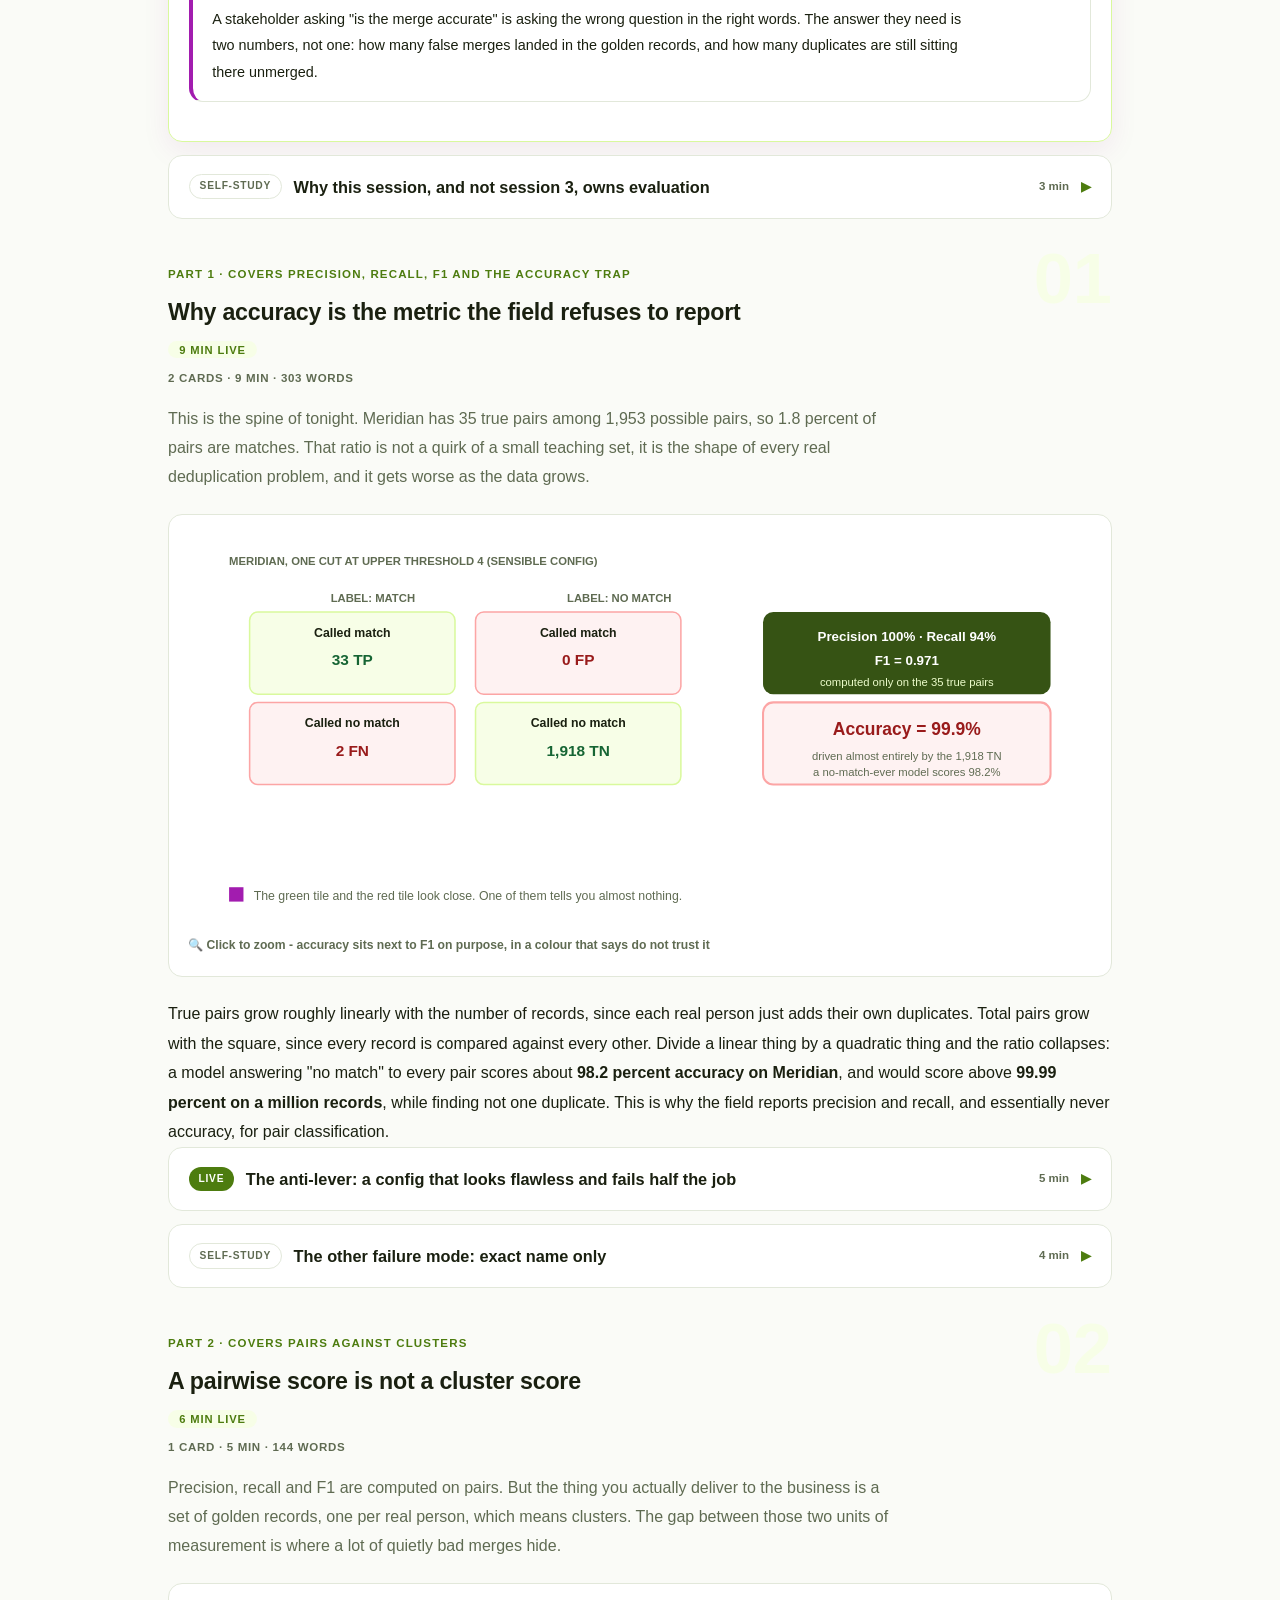
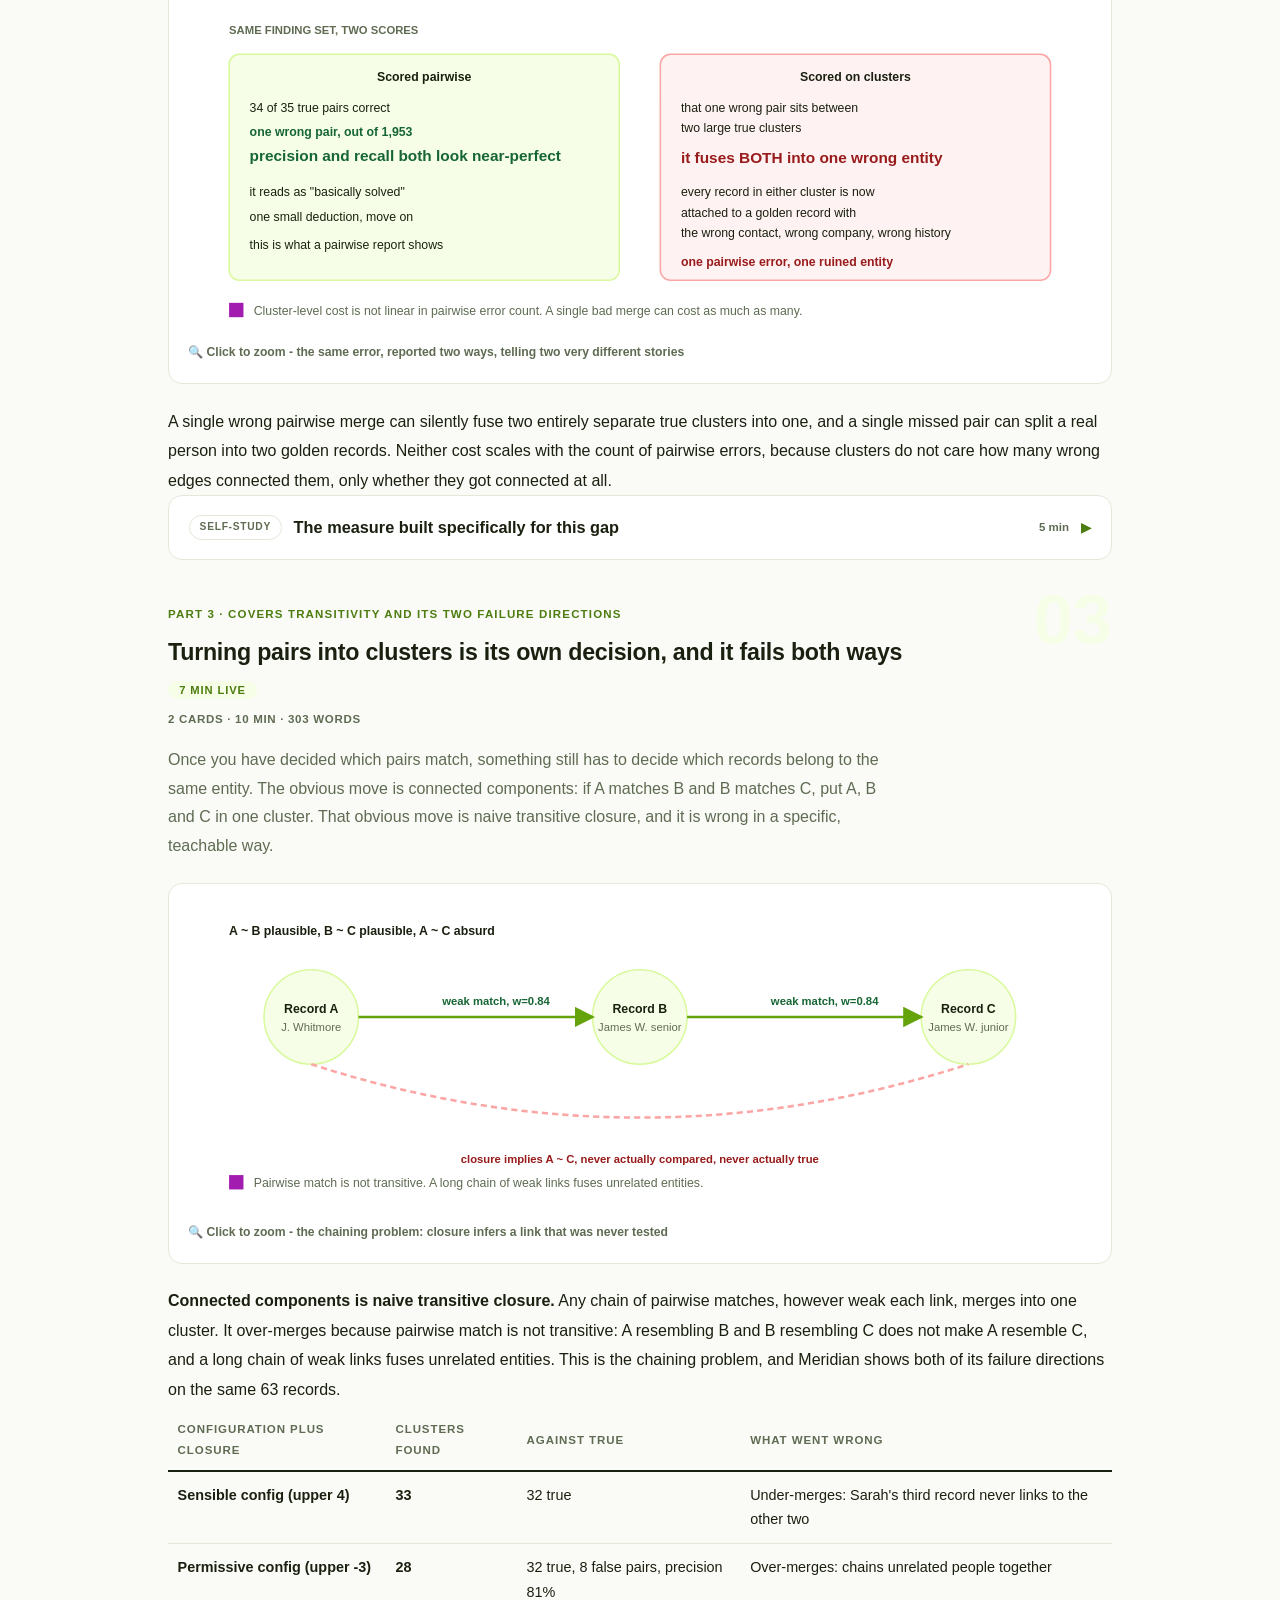
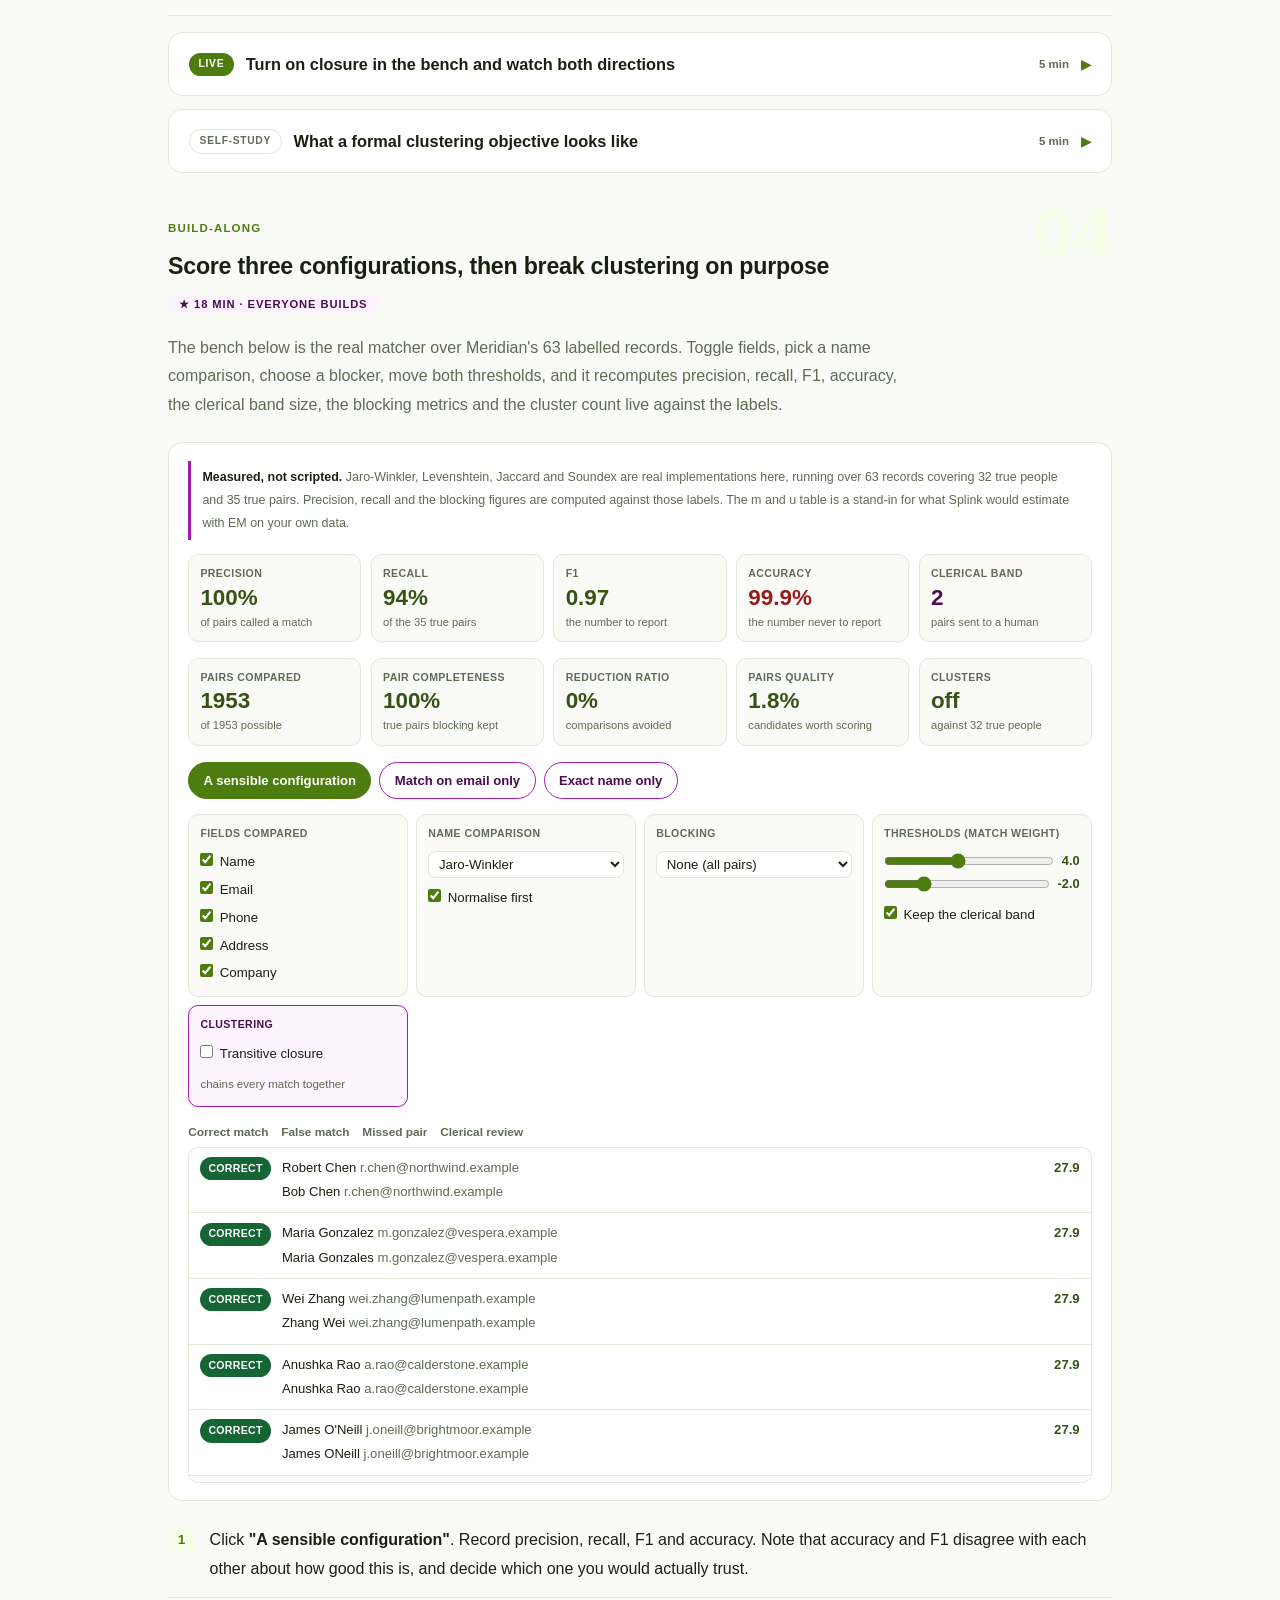
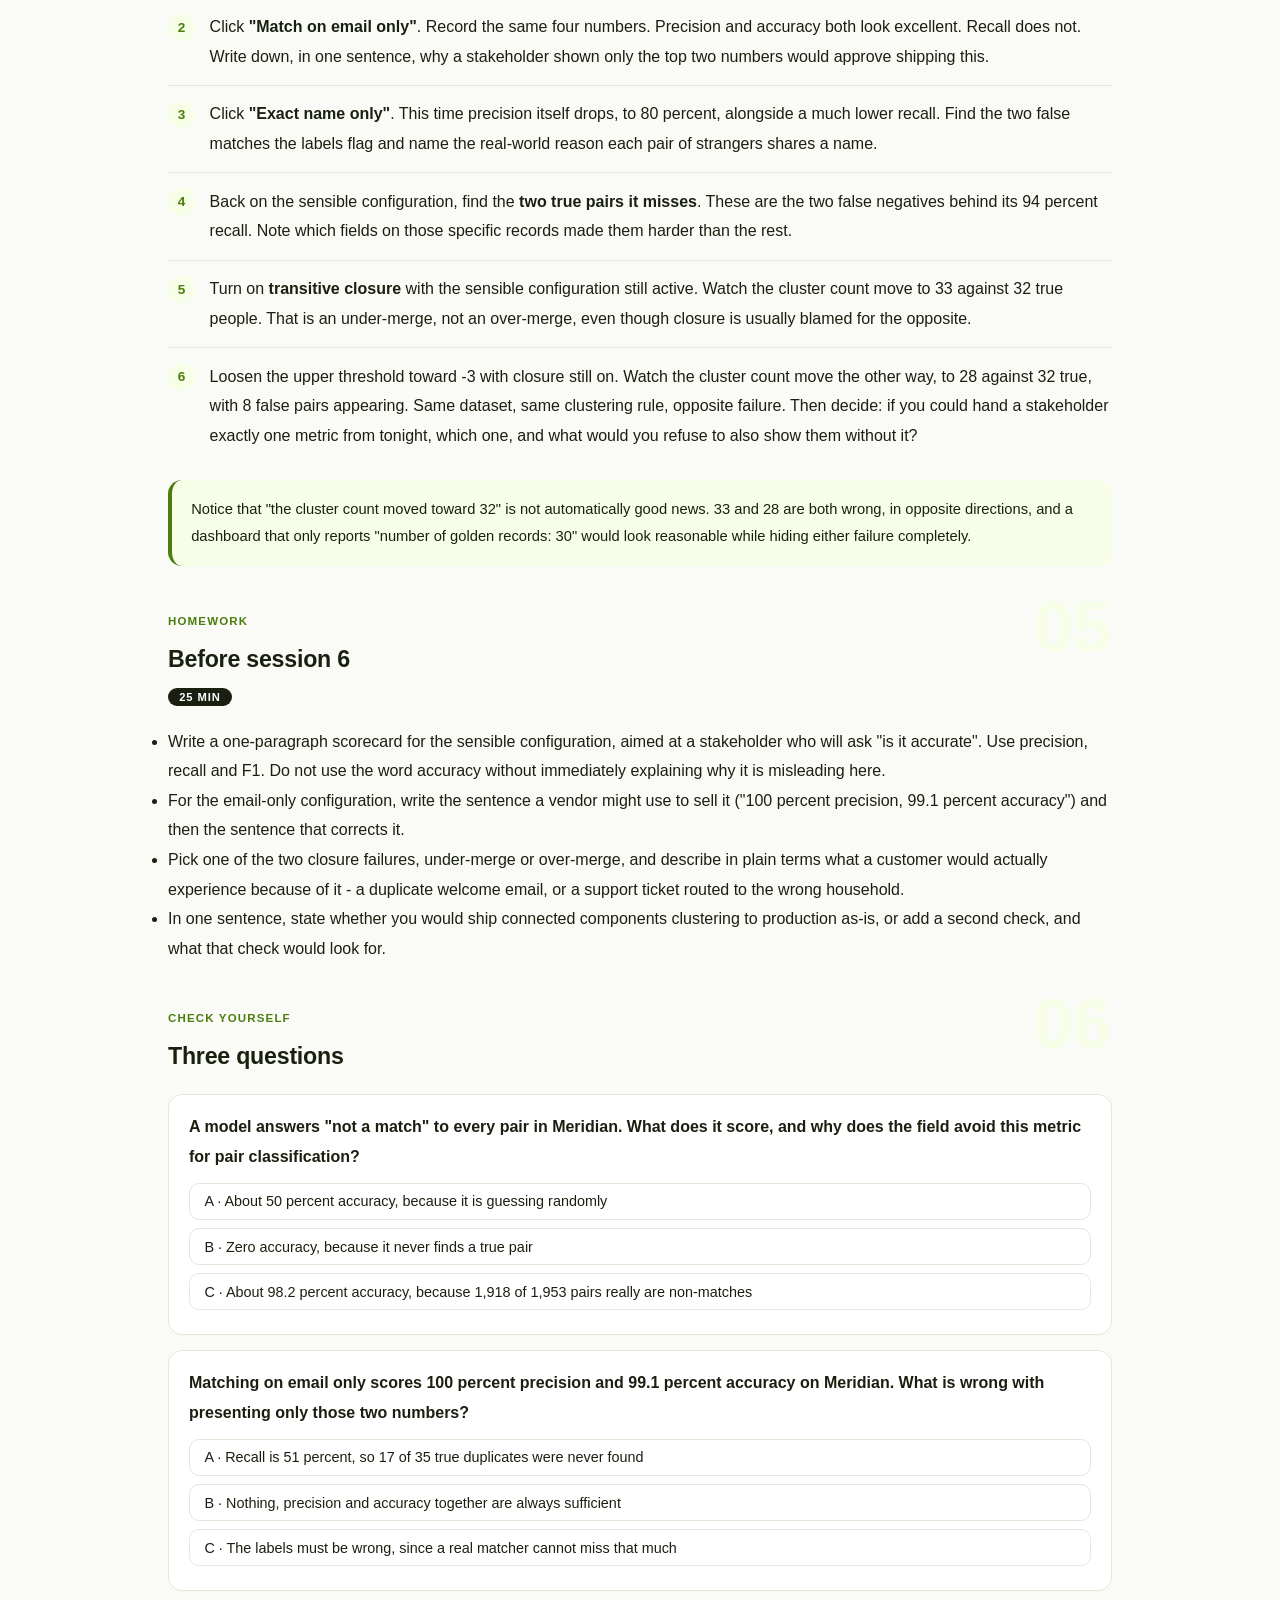
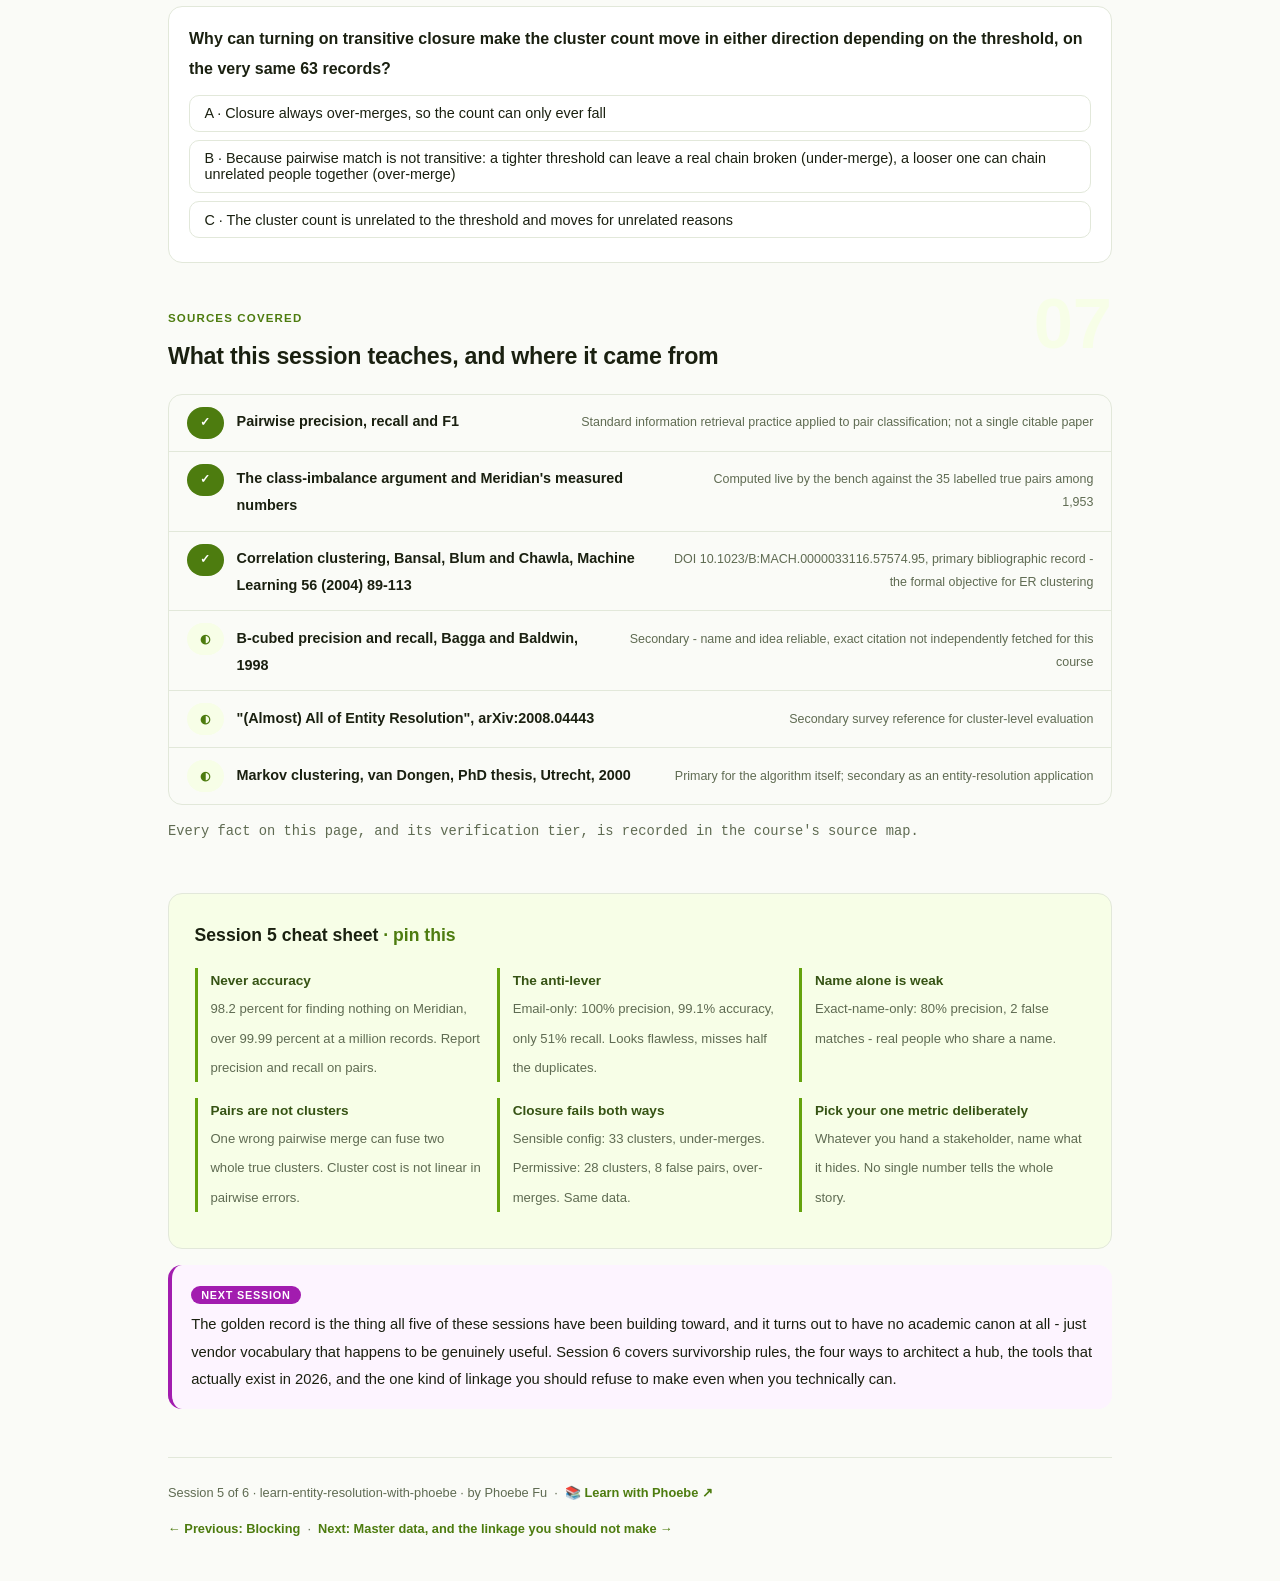
<file: courses/05-judging-it.html>
<!DOCTYPE html>
<html lang="en">
<head>
<meta charset="UTF-8">
<meta name="viewport" content="width=device-width, initial-scale=1.0">
<!-- social:start -->
<meta name="description" content="Session 5 of 6. Pairwise precision, recall and F1 on the Meridian bench, the accuracy trap that class imbalance sets, and the two directions transitive closure fails in when pairs become clusters.">
<meta property="og:type" content="article">
<meta property="og:site_name" content="Learn with Phoebe">
<meta property="og:title" content="Judging it - learn entity resolution with phoebe">
<meta property="og:description" content="Session 5 of 6. A model that says 'no match' to everything scores 98.2 percent on Meridian and finds nothing. Here is what to report instead.">
<meta property="og:url" content="https://phoebefu6.github.io/learn-entity-resolution-with-phoebe/courses/05-judging-it.html">
<meta property="og:image" content="https://phoebefu6.github.io/learn-entity-resolution-with-phoebe/assets/og-cover.png">
<meta property="og:image:width" content="1200">
<meta property="og:image:height" content="630">
<meta name="twitter:card" content="summary_large_image">
<meta name="twitter:title" content="Judging it - learn entity resolution with phoebe">
<meta name="twitter:description" content="Session 5 of 6. Precision, recall, F1 and the accuracy trap, then what happens when pairs become clusters.">
<meta name="twitter:image" content="https://phoebefu6.github.io/learn-entity-resolution-with-phoebe/assets/og-cover.png">
<!-- social:end -->
<title>Session 5 · Judging it - learn entity resolution with phoebe</title>
<link rel="stylesheet" href="../assets/style.css?v=24">
</head>
<body>

<div class="toolbar">
  <div class="wrap">
    <span class="crumb"><a href="../index.html">learn-entity-resolution-with-phoebe</a> / Session 5 of 6</span>
    <button class="btn" id="toggle-all" type="button">Expand all</button>
    <button class="btn primary" id="zoom-toggle" type="button">Projector zoom: off</button>
  </div>
</div>

<header class="masthead">
  <div class="wrap">
    <div class="eyebrow">Learn Entity Resolution with Phoebe · Session 5 of 6</div>
    <h1>Judging <span class="accent">it</span></h1>
    <p class="sub">A matcher can look excellent and be nearly useless, and the number that hides this is accuracy. Tonight is the honest scorecard: precision, recall and F1 on matched pairs, why accuracy is a trap on a dataset this imbalanced, and what happens to those same pairwise numbers once you turn them into clusters of people. The bench in this page is real, it scores against Meridian's 35 labelled true pairs, and it will show you a config that looks flawless and misses half the duplicates.</p>
    <div class="chip-row">
      <span class="chip level">🟠 Hands-on</span>
      <span class="chip audience">Data engineers</span>
      <span class="chip audience">Anyone signing off a merge</span>
      <span class="chip time">45 min</span>
    </div>
    <div class="agenda">
      <span class="a1" style="flex:1">0-3 · Welcome</span>
      <span class="a2" style="flex:6">3-22 · The metrics that hold</span>
      <span class="a3" style="flex:6">22-40 · Build-along: score three configurations</span>
      <span class="a4" style="flex:1">40-45 · Q&amp;A</span>
    </div>
  </div>
</header>

<main class="wrap">

  <!-- ============ INTRO ============ -->
  <section class="section" id="intro">
    <div class="section-kicker">
      <span class="klabel">Part 0</span>
      <h2>Where we are</h2>
    </div>
    <p class="lede">Session 3 gave you a match weight and two thresholds. Session 4 gave you a way to reach the candidates fast enough to score. Tonight is the last piece before session 6's golden records: how do you know any of it worked? The uncomfortable answer is that the most familiar metric in machine learning, accuracy, is close to useless here, and the field has quietly agreed to stop reporting it. You will watch the bench prove that on real numbers rather than take it on trust.</p>

    <div class="legend">
      <span class="pill">Live = presented in the 45 minutes</span>
      <span class="pill">Self-study = the full depth, after class</span>
      <span class="pill">🔍 Every diagram zooms</span>
    </div>

    <div class="callout win">
      <p><strong>★ What you walk out with tonight.</strong> Pairwise precision, recall and F1, computed the way the whole field computes them. The specific reason accuracy misleads on imbalanced pair data, with Meridian's own numbers as proof. And the gap between judging pairs and judging the clusters those pairs become, including two ways transitive closure fails in opposite directions on the exact same dataset.</p>
    </div>

    <details class="card" open>
      <summary><span class="mode live">Live</span>The scorecard everyone in the field actually uses<span class="mini">4 min</span><span class="caret">▶</span></summary>
      <div class="body">
        <p>Entity resolution treats scoring as a pair classification problem, and borrows its metrics from standard information retrieval practice rather than inventing new ones. For every pair the matcher decided on, there are four outcomes against the labels.</p>
        <ul>
          <li><strong>True positive</strong> - the matcher said match, the label says match.</li>
          <li><strong>False positive</strong> - the matcher said match, the label says no. A false merge.</li>
          <li><strong>False negative</strong> - the matcher said no match, the label says yes. A missed duplicate.</li>
          <li><strong>True negative</strong> - the matcher said no match, correctly. On Meridian there are 1,918 of these waiting to inflate any accuracy figure you compute.</li>
        </ul>
        <p><strong>Precision</strong> is true positives over everything the matcher called a match: of the pairs you merged, how many were right. <strong>Recall</strong> is true positives over everything that was actually a match: of the real duplicates, how many did you find. <strong>F1</strong> is their harmonic mean, which only looks good when both are reasonably good, unlike a plain average.</p>
        <div class="callout example">
          <span class="ex-pill">Real world</span>
          <p>A stakeholder asking "is the merge accurate" is asking the wrong question in the right words. The answer they need is two numbers, not one: how many false merges landed in the golden records, and how many duplicates are still sitting there unmerged.</p>
        </div>
      </div>
    </details>

    <details class="card">
      <summary><span class="mode self">Self-study</span>Why this session, and not session 3, owns evaluation<span class="mini">3 min</span><span class="caret">▶</span></summary>
      <div class="body">
        <p>Session 3 built the scorer. This session judges what it produced, and deliberately keeps those two jobs apart. It is tempting to eyeball a handful of match weights and declare the system good, the way it is tempting to eyeball a few model predictions and call training done. The discipline is the same one that makes machine learning work at all: hold out the labels, compute the metrics, and let the numbers argue instead of your impression of the demo.</p>
      </div>
    </details>
  </section>

  <!-- ============ PART 1 ============ -->
  <section class="section" id="part-1">
    <div class="section-kicker">
      <span class="klabel">Part 1 · covers precision, recall, F1 and the accuracy trap</span>
      <h2>Why accuracy is the metric the field refuses to report</h2>
      <span class="tag concept">9 min live</span>
    </div>
    <p class="lede">This is the spine of tonight. Meridian has 35 true pairs among 1,953 possible pairs, so 1.8 percent of pairs are matches. That ratio is not a quirk of a small teaching set, it is the shape of every real deduplication problem, and it gets worse as the data grows.</p>

    <figure class="zoomable">
      <svg viewBox="0 0 880 380" xmlns="http://www.w3.org/2000/svg" role="img" aria-label="Confusion matrix on Meridian pairs with counts filled in, and accuracy computed beside F1 to show the imbalance">
        <style>
          .e5aH { font: 700 11px Inter, sans-serif; fill: #5F6B52; }
          .e5aK { font: 700 12px Inter, sans-serif; fill: #1A2010; }
          .e5aT { font: 700 13px Inter, sans-serif; fill: #fff; }
          .e5aC { font: 400 11px Inter, sans-serif; fill: #ECFCCB; }
          .e5aG { font: 800 15px Inter, sans-serif; fill: #166534; }
          .e5aR { font: 800 15px Inter, sans-serif; fill: #991B1B; }
          .e5aD { font: 400 11px Inter, sans-serif; fill: #5F6B52; }
          .e5aN { font: 400 12px Inter, sans-serif; fill: #5F6B52; }
        </style>
        <text class="e5aH" x="40" y="30">MERIDIAN, ONE CUT AT UPPER THRESHOLD 4 (SENSIBLE CONFIG)</text>

        <rect x="40" y="50" width="220" height="52" fill="none"/>
        <text class="e5aH" x="180" y="66" text-anchor="middle">LABEL: MATCH</text>
        <text class="e5aH" x="420" y="66" text-anchor="middle">LABEL: NO MATCH</text>

        <rect x="60" y="76" width="200" height="80" rx="8" fill="#F7FEE7" stroke="#D9F99D" stroke-width="1.5"/>
        <text class="e5aK" x="160" y="100" text-anchor="middle">Called match</text>
        <text class="e5aG" x="160" y="128" text-anchor="middle">33 TP</text>

        <rect x="280" y="76" width="200" height="80" rx="8" fill="#FEF2F2" stroke="#FCA5A5" stroke-width="1.5"/>
        <text class="e5aK" x="380" y="100" text-anchor="middle">Called match</text>
        <text class="e5aR" x="380" y="128" text-anchor="middle">0 FP</text>

        <rect x="60" y="164" width="200" height="80" rx="8" fill="#FEF2F2" stroke="#FCA5A5" stroke-width="1.5"/>
        <text class="e5aK" x="160" y="188" text-anchor="middle">Called no match</text>
        <text class="e5aR" x="160" y="216" text-anchor="middle">2 FN</text>

        <rect x="280" y="164" width="200" height="80" rx="8" fill="#F7FEE7" stroke="#D9F99D" stroke-width="1.5"/>
        <text class="e5aK" x="380" y="188" text-anchor="middle">Called no match</text>
        <text class="e5aG" x="380" y="216" text-anchor="middle">1,918 TN</text>

        <rect x="560" y="76" width="280" height="80" rx="10" fill="#365314"/>
        <text class="e5aT" x="700" y="104" text-anchor="middle">Precision 100% · Recall 94%</text>
        <text class="e5aT" x="700" y="128" text-anchor="middle">F1 = 0.971</text>
        <text class="e5aC" x="700" y="148" text-anchor="middle">computed only on the 35 true pairs</text>

        <rect x="560" y="164" width="280" height="80" rx="10" fill="#FEF2F2" stroke="#FCA5A5" stroke-width="2"/>
        <text class="e5aR" x="700" y="196" text-anchor="middle" style="font-size:17px">Accuracy = 99.9%</text>
        <text class="e5aD" x="700" y="220" text-anchor="middle">driven almost entirely by the 1,918 TN</text>
        <text class="e5aD" x="700" y="236" text-anchor="middle">a no-match-ever model scores 98.2%</text>

        <rect x="40" y="344" width="14" height="14" fill="#A21CAF"/>
        <text class="e5aN" x="64" y="356">The green tile and the red tile look close. One of them tells you almost nothing.</text>
      </svg>
      <figcaption>🔍 Click to zoom - accuracy sits next to F1 on purpose, in a colour that says do not trust it</figcaption>
    </figure>

    <p>True pairs grow roughly linearly with the number of records, since each real person just adds their own duplicates. Total pairs grow with the square, since every record is compared against every other. Divide a linear thing by a quadratic thing and the ratio collapses: a model answering "no match" to every pair scores about <strong>98.2 percent accuracy on Meridian</strong>, and would score above <strong>99.99 percent on a million records</strong>, while finding not one duplicate. This is why the field reports precision and recall, and essentially never accuracy, for pair classification.</p>

    <details class="card">
      <summary><span class="mode live">Live</span>The anti-lever: a config that looks flawless and fails half the job<span class="mini">5 min</span><span class="caret">▶</span></summary>
      <div class="body">
        <p>Set the bench to compare on email only. It reports <strong>precision 100%, recall 51%, F1 0.679, accuracy 99.1%</strong>. It found 18 of the 35 true pairs, missed 17, and made zero false matches. Read the precision and accuracy tiles alone and this looks like the best configuration on the page. It is the worst one that ships zero false matches, because half of Meridian's actual duplicates never got merged.</p>
        <p>The reason is structural, not a bug: plenty of true duplicates do not share an email at all, because one system holds a work address and another holds a personal one, or the field is simply blank. A single strict field can be perfectly precise and still miss most of the job.</p>
        <div class="callout warn">
          <p><strong>Honesty check.</strong> "Pairwise precision, recall and F1" is standard information retrieval practice applied to pair classification, not a single citable paper - there is nothing to invent a citation for here, and nothing below pretends otherwise.</p>
        </div>
      </div>
    </details>

    <details class="card">
      <summary><span class="mode self">Self-study</span>The other failure mode: exact name only<span class="mini">4 min</span><span class="caret">▶</span></summary>
      <div class="body">
        <p>Set the bench to match on exact name only and lower the threshold until it fires. It reports <strong>precision 80%, recall 23%, F1 0.356</strong>, with <strong>2 false matches</strong> and accuracy 98.5%. The false matches are real people who happen to share a name: two different Maria Gonzalez, Robert Chen against Robert Chan, Samuel Adeyemi against Sam Adeyemo. Session 1 already showed you the Maria Gonzalez pair as a labelling trap; here it becomes a matcher's false positive, because a name is weak evidence on its own and this configuration trusted nothing else.</p>
        <p>Notice the accuracy figure again: 98.5 percent, on a configuration that finds fewer than a quarter of the true duplicates and actively merges two pairs of strangers. Three configurations, three very different quality profiles, three accuracy scores clustered within two points of each other. That clustering is exactly why accuracy cannot discriminate between them.</p>
      </div>
    </details>
  </section>

  <!-- ============ PART 2 ============ -->
  <section class="section" id="part-2">
    <div class="section-kicker">
      <span class="klabel">Part 2 · covers pairs against clusters</span>
      <h2>A pairwise score is not a cluster score</h2>
      <span class="tag concept">6 min live</span>
    </div>
    <p class="lede">Precision, recall and F1 are computed on pairs. But the thing you actually deliver to the business is a set of golden records, one per real person, which means clusters. The gap between those two units of measurement is where a lot of quietly bad merges hide.</p>

    <figure class="zoomable">
      <svg viewBox="0 0 880 320" xmlns="http://www.w3.org/2000/svg" role="img" aria-label="The same finding set scored pairwise against cluster-wise, showing one wrong merge costing far more at the cluster level">
        <style>
          .e5cH { font: 700 11px Inter, sans-serif; fill: #5F6B52; }
          .e5cK { font: 700 12px Inter, sans-serif; fill: #1A2010; }
          .e5cV { font: 400 12px Inter, sans-serif; fill: #1A2010; }
          .e5cG { font: 700 12px Inter, sans-serif; fill: #166534; }
          .e5cR { font: 700 12px Inter, sans-serif; fill: #991B1B; }
          .e5cN { font: 400 12px Inter, sans-serif; fill: #5F6B52; }
        </style>
        <text class="e5cH" x="40" y="30">SAME FINDING SET, TWO SCORES</text>

        <rect x="40" y="50" width="380" height="220" rx="10" fill="#F7FEE7" stroke="#D9F99D" stroke-width="1.5"/>
        <text class="e5cK" x="230" y="76" text-anchor="middle">Scored pairwise</text>
        <text class="e5cV" x="60" y="106">34 of 35 true pairs correct</text>
        <text class="e5cG" x="60" y="130">one wrong pair, out of 1,953</text>
        <text class="e5cG" x="60" y="154" style="font-size:15px">precision and recall both look near-perfect</text>
        <text class="e5cV" x="60" y="188">it reads as "basically solved"</text>
        <text class="e5cV" x="60" y="212">one small deduction, move on</text>
        <text class="e5cV" x="60" y="240">this is what a pairwise report shows</text>

        <rect x="460" y="50" width="380" height="220" rx="10" fill="#FEF2F2" stroke="#FCA5A5" stroke-width="1.5"/>
        <text class="e5cK" x="650" y="76" text-anchor="middle">Scored on clusters</text>
        <text class="e5cV" x="480" y="106">that one wrong pair sits between</text>
        <text class="e5cV" x="480" y="126">two large true clusters</text>
        <text class="e5cR" x="480" y="156" style="font-size:15px">it fuses BOTH into one wrong entity</text>
        <text class="e5cV" x="480" y="188">every record in either cluster is now</text>
        <text class="e5cV" x="480" y="208">attached to a golden record with</text>
        <text class="e5cV" x="480" y="228">the wrong contact, wrong company, wrong history</text>
        <text class="e5cR" x="480" y="256">one pairwise error, one ruined entity</text>

        <rect x="40" y="292" width="14" height="14" fill="#A21CAF"/>
        <text class="e5cN" x="64" y="304">Cluster-level cost is not linear in pairwise error count. A single bad merge can cost as much as many.</text>
      </svg>
      <figcaption>🔍 Click to zoom - the same error, reported two ways, telling two very different stories</figcaption>
    </figure>

    <p>A single wrong pairwise merge can silently fuse two entirely separate true clusters into one, and a single missed pair can split a real person into two golden records. Neither cost scales with the count of pairwise errors, because clusters do not care how many wrong edges connected them, only whether they got connected at all.</p>

    <details class="card">
      <summary><span class="mode self">Self-study</span>The measure built specifically for this gap<span class="mini">5 min</span><span class="caret">▶</span></summary>
      <div class="body">
        <p>The dedicated cluster-level measure is <strong>B-cubed precision and recall</strong>, from the coreference-resolution literature: for every record, compare its predicted cluster against its true cluster, and average that agreement across all records rather than across all pairs. It penalises exactly the fusion and splitting failures pairwise F1 can miss.</p>
        <div class="callout warn">
          <p><strong>Verification honesty.</strong> B-cubed traces to Bagga and Baldwin, 1998, and the survey "(Almost) All of Entity Resolution" (arXiv:2008.04443) covers it well - both citations are secondary here, not fetched and re-verified for this course. Treat the name and the idea as reliable, and confirm the exact formulation yourself before quoting it in a paper.</p>
        </div>
        <p>The bench on this page does not compute B-cubed; it reports precision, recall and F1 on pairs, plus a raw cluster count once you turn on transitive closure below, which is enough to see the two failure directions with your own eyes.</p>
      </div>
    </details>
  </section>

  <!-- ============ PART 3 ============ -->
  <section class="section" id="part-3">
    <div class="section-kicker">
      <span class="klabel">Part 3 · covers transitivity and its two failure directions</span>
      <h2>Turning pairs into clusters is its own decision, and it fails both ways</h2>
      <span class="tag concept">7 min live</span>
    </div>
    <p class="lede">Once you have decided which pairs match, something still has to decide which records belong to the same entity. The obvious move is connected components: if A matches B and B matches C, put A, B and C in one cluster. That obvious move is naive transitive closure, and it is wrong in a specific, teachable way.</p>

    <figure class="zoomable">
      <svg viewBox="0 0 880 300" xmlns="http://www.w3.org/2000/svg" role="img" aria-label="The chaining problem: three records where A to B and B to C are plausible matches and A to C is absurd, but closure merges all three anyway">
        <style>
          .e5bK { font: 700 12px Inter, sans-serif; fill: #1A2010; }
          .e5bT { font: 700 12px Inter, sans-serif; fill: #fff; }
          .e5bD { font: 400 11px Inter, sans-serif; fill: #5F6B52; }
          .e5bG { font: 700 11px Inter, sans-serif; fill: #166534; }
          .e5bR { font: 700 11px Inter, sans-serif; fill: #991B1B; }
          .e5bN { font: 400 12px Inter, sans-serif; fill: #5F6B52; }
        </style>
        <defs>
          <marker id="e5Ar" markerWidth="8" markerHeight="8" refX="7" refY="4" orient="auto"><path d="M0,0 L8,4 L0,8 z" fill="#65A30D"/></marker>
        </defs>
        <text class="e5bK" x="40" y="30">A ~ B plausible, B ~ C plausible, A ~ C absurd</text>

        <circle cx="120" cy="110" r="46" fill="#F7FEE7" stroke="#D9F99D" stroke-width="1.5"/>
        <text class="e5bK" x="120" y="106" text-anchor="middle">Record A</text>
        <text class="e5bD" x="120" y="124" text-anchor="middle">J. Whitmore</text>

        <circle cx="440" cy="110" r="46" fill="#F7FEE7" stroke="#D9F99D" stroke-width="1.5"/>
        <text class="e5bK" x="440" y="106" text-anchor="middle">Record B</text>
        <text class="e5bD" x="440" y="124" text-anchor="middle">James W. senior</text>

        <circle cx="760" cy="110" r="46" fill="#F7FEE7" stroke="#D9F99D" stroke-width="1.5"/>
        <text class="e5bK" x="760" y="106" text-anchor="middle">Record C</text>
        <text class="e5bD" x="760" y="124" text-anchor="middle">James W. junior</text>

        <line x1="166" y1="110" x2="394" y2="110" stroke="#65A30D" stroke-width="2.5" marker-end="url(#e5Ar)"/>
        <text class="e5bG" x="300" y="98" text-anchor="middle">weak match, w=0.84</text>

        <line x1="486" y1="110" x2="714" y2="110" stroke="#65A30D" stroke-width="2.5" marker-end="url(#e5Ar)"/>
        <text class="e5bG" x="620" y="98" text-anchor="middle">weak match, w=0.84</text>

        <path d="M120,156 Q440,260 760,156" fill="none" stroke="#FCA5A5" stroke-width="2.5" stroke-dasharray="6,4"/>
        <text class="e5bR" x="440" y="252" text-anchor="middle">closure implies A ~ C, never actually compared, never actually true</text>

        <rect x="40" y="264" width="14" height="14" fill="#A21CAF"/>
        <text class="e5bN" x="64" y="276">Pairwise match is not transitive. A long chain of weak links fuses unrelated entities.</text>
      </svg>
      <figcaption>🔍 Click to zoom - the chaining problem: closure infers a link that was never tested</figcaption>
    </figure>

    <p><strong>Connected components is naive transitive closure.</strong> Any chain of pairwise matches, however weak each link, merges into one cluster. It over-merges because pairwise match is not transitive: A resembling B and B resembling C does not make A resemble C, and a long chain of weak links fuses unrelated entities. This is the chaining problem, and Meridian shows both of its failure directions on the same 63 records.</p>

    <table class="clean">
      <thead><tr><th>Configuration plus closure</th><th>Clusters found</th><th>Against true</th><th>What went wrong</th></tr></thead>
      <tbody>
        <tr><td>Sensible config (upper 4)</td><td><strong>33</strong></td><td>32 true</td><td>Under-merges: Sarah's third record never links to the other two</td></tr>
        <tr><td>Permissive config (upper -3)</td><td><strong>28</strong></td><td>32 true, 8 false pairs, precision 81%</td><td>Over-merges: chains unrelated people together</td></tr>
      </tbody>
    </table>

    <details class="card">
      <summary><span class="mode live">Live</span>Turn on closure in the bench and watch both directions<span class="mini">5 min</span><span class="caret">▶</span></summary>
      <div class="body">
        <p>Run the sensible preset, then enable transitive closure. The cluster count lands at <strong>33 against 32 true</strong>: it under-merges, because one of Sarah Whitfield's three records never links to the other two through any surviving edge, so she is split across two golden records. Now loosen the upper threshold to -3 and enable closure again: the count lands at <strong>28 against 32 true</strong>, with <strong>8 false pairs</strong> and precision down to <strong>81 percent</strong>. It over-merges, chaining unrelated people through weak intermediate links.</p>
        <p>The same dataset, the same clustering rule, two opposite failures depending only on where the threshold sat. That is the honest reason production ER systems rarely ship plain connected components without a second look at what it merged.</p>
      </div>
    </details>

    <details class="card">
      <summary><span class="mode self">Self-study</span>What a formal clustering objective looks like<span class="mini">5 min</span><span class="caret">▶</span></summary>
      <div class="body">
        <p><strong>Correlation clustering</strong> (Bansal, Blum and Chawla, <em>Machine Learning</em> 56, 2004, 89-113, DOI 10.1023/B:MACH.0000033116.57574.95) states the objective connected components only approximates: treat the pairwise decisions as a signed graph, a plus edge for match and a minus edge for non-match, and partition the records to minimise disagreements with those edges. It is the formal target ER clustering should aim at, and it is NP-hard in general, which is exactly why cheaper heuristics like connected components dominate practice despite the chaining problem.</p>
        <p><strong>Markov clustering</strong> (van Dongen, PhD thesis, Utrecht, 2000) is one such heuristic: simulate random walks on the similarity graph and let flow naturally strengthen within true clusters and evaporate between them. The algorithm itself is well established outside entity resolution; its use as an ER clustering step is the secondary, applied part of that citation.</p>
        <table class="clean">
          <thead><tr><th>Clustering approach</th><th>Idea</th><th>Weakness on Meridian's data</th></tr></thead>
          <tbody>
            <tr><td>Connected components</td><td>Any chain of matches merges</td><td>Chains James Whitmore senior and junior through a shared landline</td></tr>
            <tr><td>Correlation clustering</td><td>Minimise disagreements on a signed graph</td><td>NP-hard, needs an approximation in practice</td></tr>
            <tr><td>Markov clustering</td><td>Simulate flow, let it separate weak clusters</td><td>Primary for the algorithm, secondary as an ER application</td></tr>
          </tbody>
        </table>
      </div>
    </details>
  </section>

  <!-- ============ DEMO ============ -->
  <section class="section" id="demo-1">
    <div class="section-kicker">
      <span class="klabel">Build-along</span>
      <h2>Score three configurations, then break clustering on purpose</h2>
      <span class="tag demo">★ 18 min · everyone builds</span>
    </div>
    <p class="lede">The bench below is the real matcher over Meridian's 63 labelled records. Toggle fields, pick a name comparison, choose a blocker, move both thresholds, and it recomputes precision, recall, F1, accuracy, the clerical band size, the blocking metrics and the cluster count live against the labels.</p>

    <div class="er-wrap" id="er-bench"></div>

    <div class="steps">
      <div class="step"><p>Click <strong>"A sensible configuration"</strong>. Record precision, recall, F1 and accuracy. Note that accuracy and F1 disagree with each other about how good this is, and decide which one you would actually trust.</p></div>
      <div class="step"><p>Click <strong>"Match on email only"</strong>. Record the same four numbers. Precision and accuracy both look excellent. Recall does not. Write down, in one sentence, why a stakeholder shown only the top two numbers would approve shipping this.</p></div>
      <div class="step"><p>Click <strong>"Exact name only"</strong>. This time precision itself drops, to 80 percent, alongside a much lower recall. Find the two false matches the labels flag and name the real-world reason each pair of strangers shares a name.</p></div>
      <div class="step"><p>Back on the sensible configuration, find the <strong>two true pairs it misses</strong>. These are the two false negatives behind its 94 percent recall. Note which fields on those specific records made them harder than the rest.</p></div>
      <div class="step"><p>Turn on <strong>transitive closure</strong> with the sensible configuration still active. Watch the cluster count move to 33 against 32 true people. That is an under-merge, not an over-merge, even though closure is usually blamed for the opposite.</p></div>
      <div class="step"><p>Loosen the upper threshold toward -3 with closure still on. Watch the cluster count move the other way, to 28 against 32 true, with 8 false pairs appearing. Same dataset, same clustering rule, opposite failure. Then decide: if you could hand a stakeholder exactly one metric from tonight, which one, and what would you refuse to also show them without it?</p></div>
    </div>

    <div class="callout tip">
      <p>Notice that "the cluster count moved toward 32" is not automatically good news. 33 and 28 are both wrong, in opposite directions, and a dashboard that only reports "number of golden records: 30" would look reasonable while hiding either failure completely.</p>
    </div>
  </section>

  <!-- ============ EXERCISE ============ -->
  <section class="section" id="exercise">
    <div class="section-kicker">
      <span class="klabel">Homework</span>
      <h2>Before session 6</h2>
      <span class="tag exercise">25 min</span>
    </div>
    <ul>
      <li>Write a one-paragraph scorecard for the sensible configuration, aimed at a stakeholder who will ask "is it accurate". Use precision, recall and F1. Do not use the word accuracy without immediately explaining why it is misleading here.</li>
      <li>For the email-only configuration, write the sentence a vendor might use to sell it ("100 percent precision, 99.1 percent accuracy") and then the sentence that corrects it.</li>
      <li>Pick one of the two closure failures, under-merge or over-merge, and describe in plain terms what a customer would actually experience because of it - a duplicate welcome email, or a support ticket routed to the wrong household.</li>
      <li>In one sentence, state whether you would ship connected components clustering to production as-is, or add a second check, and what that check would look for.</li>
    </ul>
  </section>

  <!-- ============ QUIZ ============ -->
  <section class="section" id="quiz">
    <div class="section-kicker">
      <span class="klabel">Check yourself</span>
      <h2>Three questions</h2>
    </div>

    <div class="quiz-q" data-answer="2">
      <p class="qtext">A model answers "not a match" to every pair in Meridian. What does it score, and why does the field avoid this metric for pair classification?</p>
      <button class="qopt" type="button">A · About 50 percent accuracy, because it is guessing randomly</button>
      <button class="qopt" type="button">B · Zero accuracy, because it never finds a true pair</button>
      <button class="qopt" type="button">C · About 98.2 percent accuracy, because 1,918 of 1,953 pairs really are non-matches</button>
      <p class="qwhy">It gets every one of the 1,918 true non-pairs right and finds none of the 35 true pairs, landing at roughly 98.2 percent accuracy while doing zero useful work. The ratio only worsens as data grows, which is why precision and recall on matched pairs are reported instead.</p>
    </div>

    <div class="quiz-q" data-answer="0">
      <p class="qtext">Matching on email only scores 100 percent precision and 99.1 percent accuracy on Meridian. What is wrong with presenting only those two numbers?</p>
      <button class="qopt" type="button">A · Recall is 51 percent, so 17 of 35 true duplicates were never found</button>
      <button class="qopt" type="button">B · Nothing, precision and accuracy together are always sufficient</button>
      <button class="qopt" type="button">C · The labels must be wrong, since a real matcher cannot miss that much</button>
      <p class="qwhy">Email-only is the anti-lever of the session: it makes zero false matches and looks flawless on precision and accuracy while finding only 18 of 35 true pairs, because plenty of genuine duplicates do not share an email at all. Recall is the number that exposes this, and it is exactly the number a favourable report would omit.</p>
    </div>

    <div class="quiz-q" data-answer="1">
      <p class="qtext">Why can turning on transitive closure make the cluster count move in either direction depending on the threshold, on the very same 63 records?</p>
      <button class="qopt" type="button">A · Closure always over-merges, so the count can only ever fall</button>
      <button class="qopt" type="button">B · Because pairwise match is not transitive: a tighter threshold can leave a real chain broken (under-merge), a looser one can chain unrelated people together (over-merge)</button>
      <button class="qopt" type="button">C · The cluster count is unrelated to the threshold and moves for unrelated reasons</button>
      <p class="qwhy">The sensible configuration plus closure gives 33 clusters against 32 true, under-merging because one of Sarah Whitfield's records never links. A permissive threshold plus closure gives 28 clusters against 32 true with 8 false pairs, over-merging by chaining unrelated people. Same clustering rule, opposite failure, because A matching B and B matching C never guaranteed A matches C.</p>
    </div>

    <p class="quiz-score"></p>
  </section>

  <!-- ============ SOURCES ============ -->
  <section class="section" id="official">
    <div class="section-kicker">
      <span class="klabel">Sources covered</span>
      <h2>What this session teaches, and where it came from</h2>
    </div>
    <div class="covered">
      <div class="covered-row"><span class="status pill solid">✓</span><span class="name">Pairwise precision, recall and F1</span><span class="note">Standard information retrieval practice applied to pair classification; not a single citable paper</span></div>
      <div class="covered-row"><span class="status pill solid">✓</span><span class="name">The class-imbalance argument and Meridian's measured numbers</span><span class="note">Computed live by the bench against the 35 labelled true pairs among 1,953</span></div>
      <div class="covered-row"><span class="status pill solid">✓</span><span class="name">Correlation clustering, Bansal, Blum and Chawla, Machine Learning 56 (2004) 89-113</span><span class="note">DOI 10.1023/B:MACH.0000033116.57574.95, primary bibliographic record - the formal objective for ER clustering</span></div>
      <div class="covered-row"><span class="status pill light">◐</span><span class="name">B-cubed precision and recall, Bagga and Baldwin, 1998</span><span class="note">Secondary - name and idea reliable, exact citation not independently fetched for this course</span></div>
      <div class="covered-row"><span class="status pill light">◐</span><span class="name">"(Almost) All of Entity Resolution", arXiv:2008.04443</span><span class="note">Secondary survey reference for cluster-level evaluation</span></div>
      <div class="covered-row"><span class="status pill light">◐</span><span class="name">Markov clustering, van Dongen, PhD thesis, Utrecht, 2000</span><span class="note">Primary for the algorithm itself; secondary as an entity-resolution application</span></div>
    </div>
    <p class="mono" style="margin-top:14px">Every fact on this page, and its verification tier, is recorded in the course's source map.</p>
  </section>

  <!-- ============ CHEAT SHEET ============ -->
  <section class="cheat" id="cheatsheet">
    <h3>Session 5 cheat sheet <span>· pin this</span></h3>
    <div class="grid-2">
      <div class="cheat-item"><b>Never accuracy</b><span>98.2 percent for finding nothing on Meridian, over 99.99 percent at a million records. Report precision and recall on pairs.</span></div>
      <div class="cheat-item"><b>The anti-lever</b><span>Email-only: 100% precision, 99.1% accuracy, only 51% recall. Looks flawless, misses half the duplicates.</span></div>
      <div class="cheat-item"><b>Name alone is weak</b><span>Exact-name-only: 80% precision, 2 false matches - real people who share a name.</span></div>
      <div class="cheat-item"><b>Pairs are not clusters</b><span>One wrong pairwise merge can fuse two whole true clusters. Cluster cost is not linear in pairwise errors.</span></div>
      <div class="cheat-item"><b>Closure fails both ways</b><span>Sensible config: 33 clusters, under-merges. Permissive: 28 clusters, 8 false pairs, over-merges. Same data.</span></div>
      <div class="cheat-item"><b>Pick your one metric deliberately</b><span>Whatever you hand a stakeholder, name what it hides. No single number tells the whole story.</span></div>
    </div>
  </section>

  <div class="callout next">
    <span class="nx-pill">Next session</span>
    <p>The golden record is the thing all five of these sessions have been building toward, and it turns out to have no academic canon at all - just vendor vocabulary that happens to be genuinely useful. Session 6 covers survivorship rules, the four ways to architect a hub, the tools that actually exist in 2026, and the one kind of linkage you should refuse to make even when you technically can.</p>
  </div>

  <footer class="pagefoot">
    <span>Session 5 of 6 · learn-entity-resolution-with-phoebe · by Phoebe Fu &nbsp;·&nbsp; 📚 <a href="https://phoebefu6.github.io/learn-with-phoebe/">Learn with Phoebe ↗</a></span>
    <span><a href="04-blocking.html">← Previous: Blocking</a> &nbsp;·&nbsp; <a href="06-master-data.html">Next: Master data, and the linkage you should not make →</a></span>
  </footer>

</main>

<script src="../assets/app.js?v=22"></script>
<script src="../assets/er-live.js?v=1"></script>
</body>
</html>
</file>
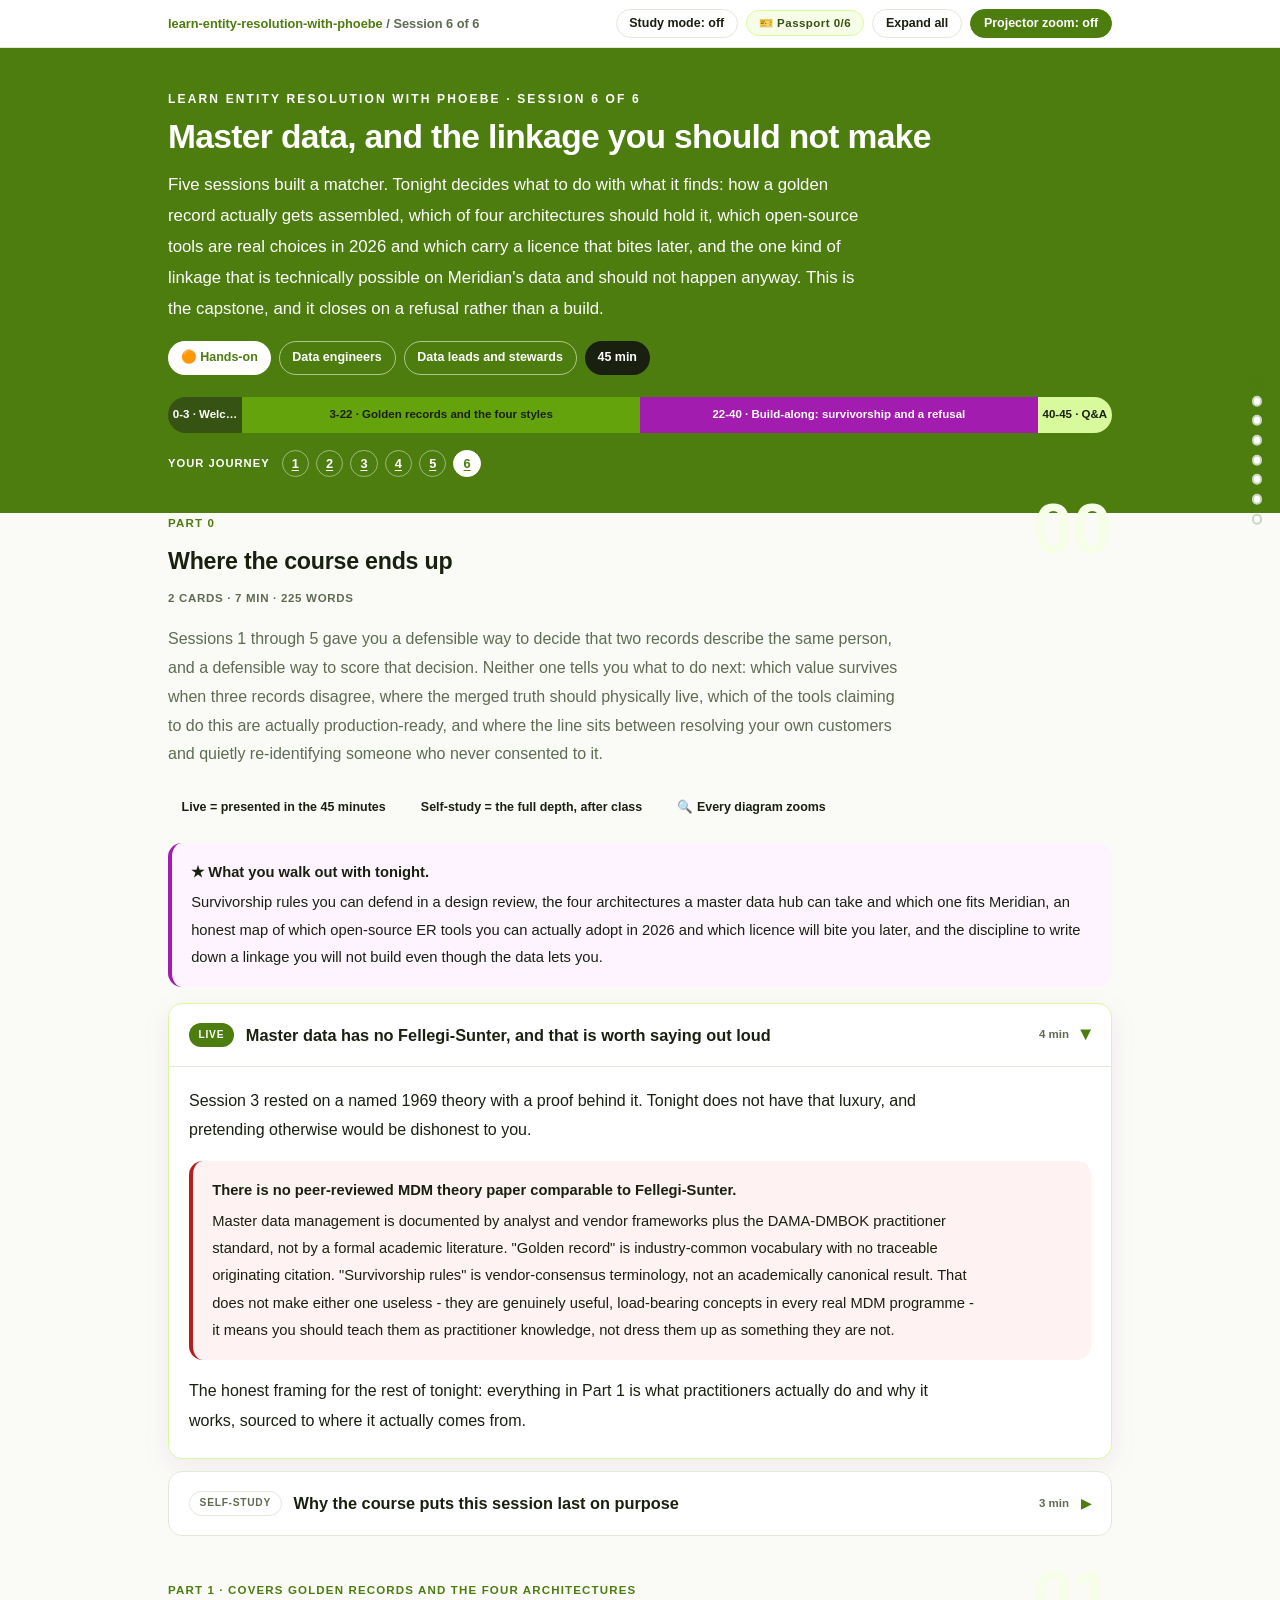
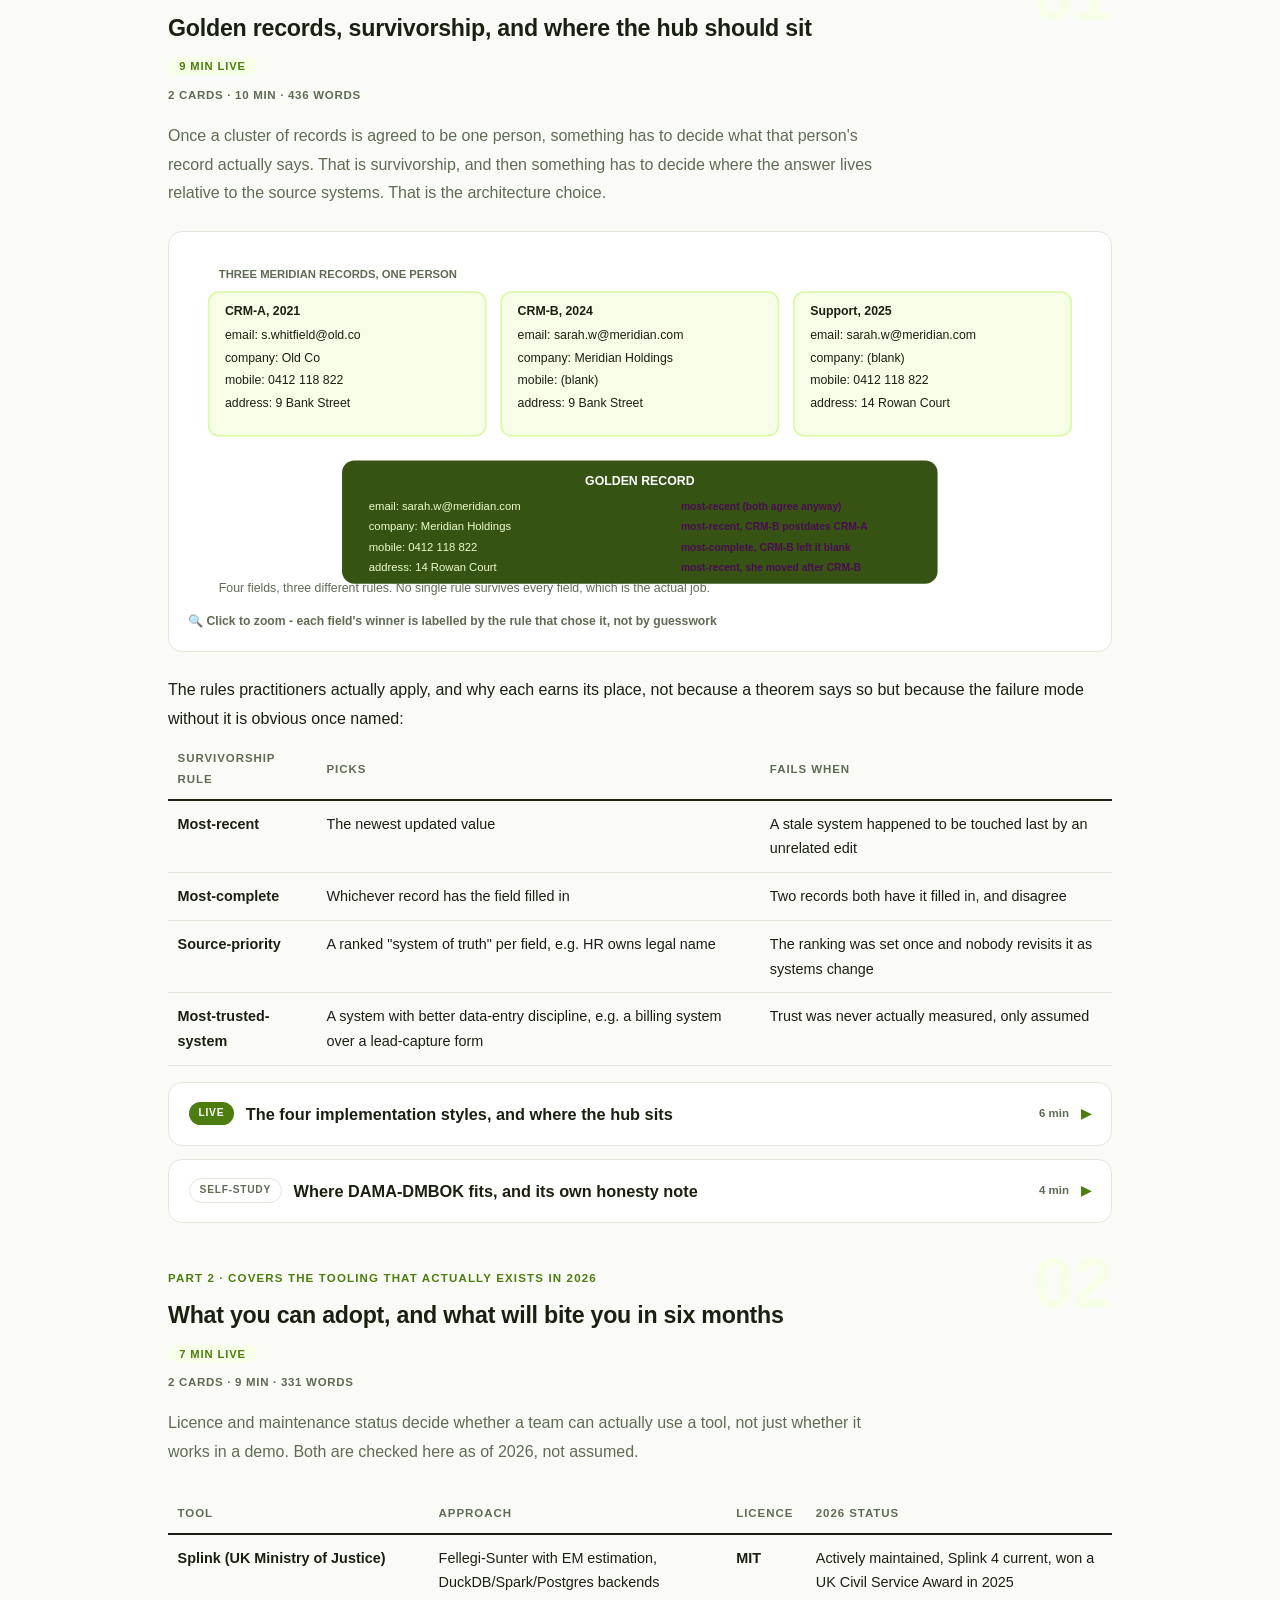
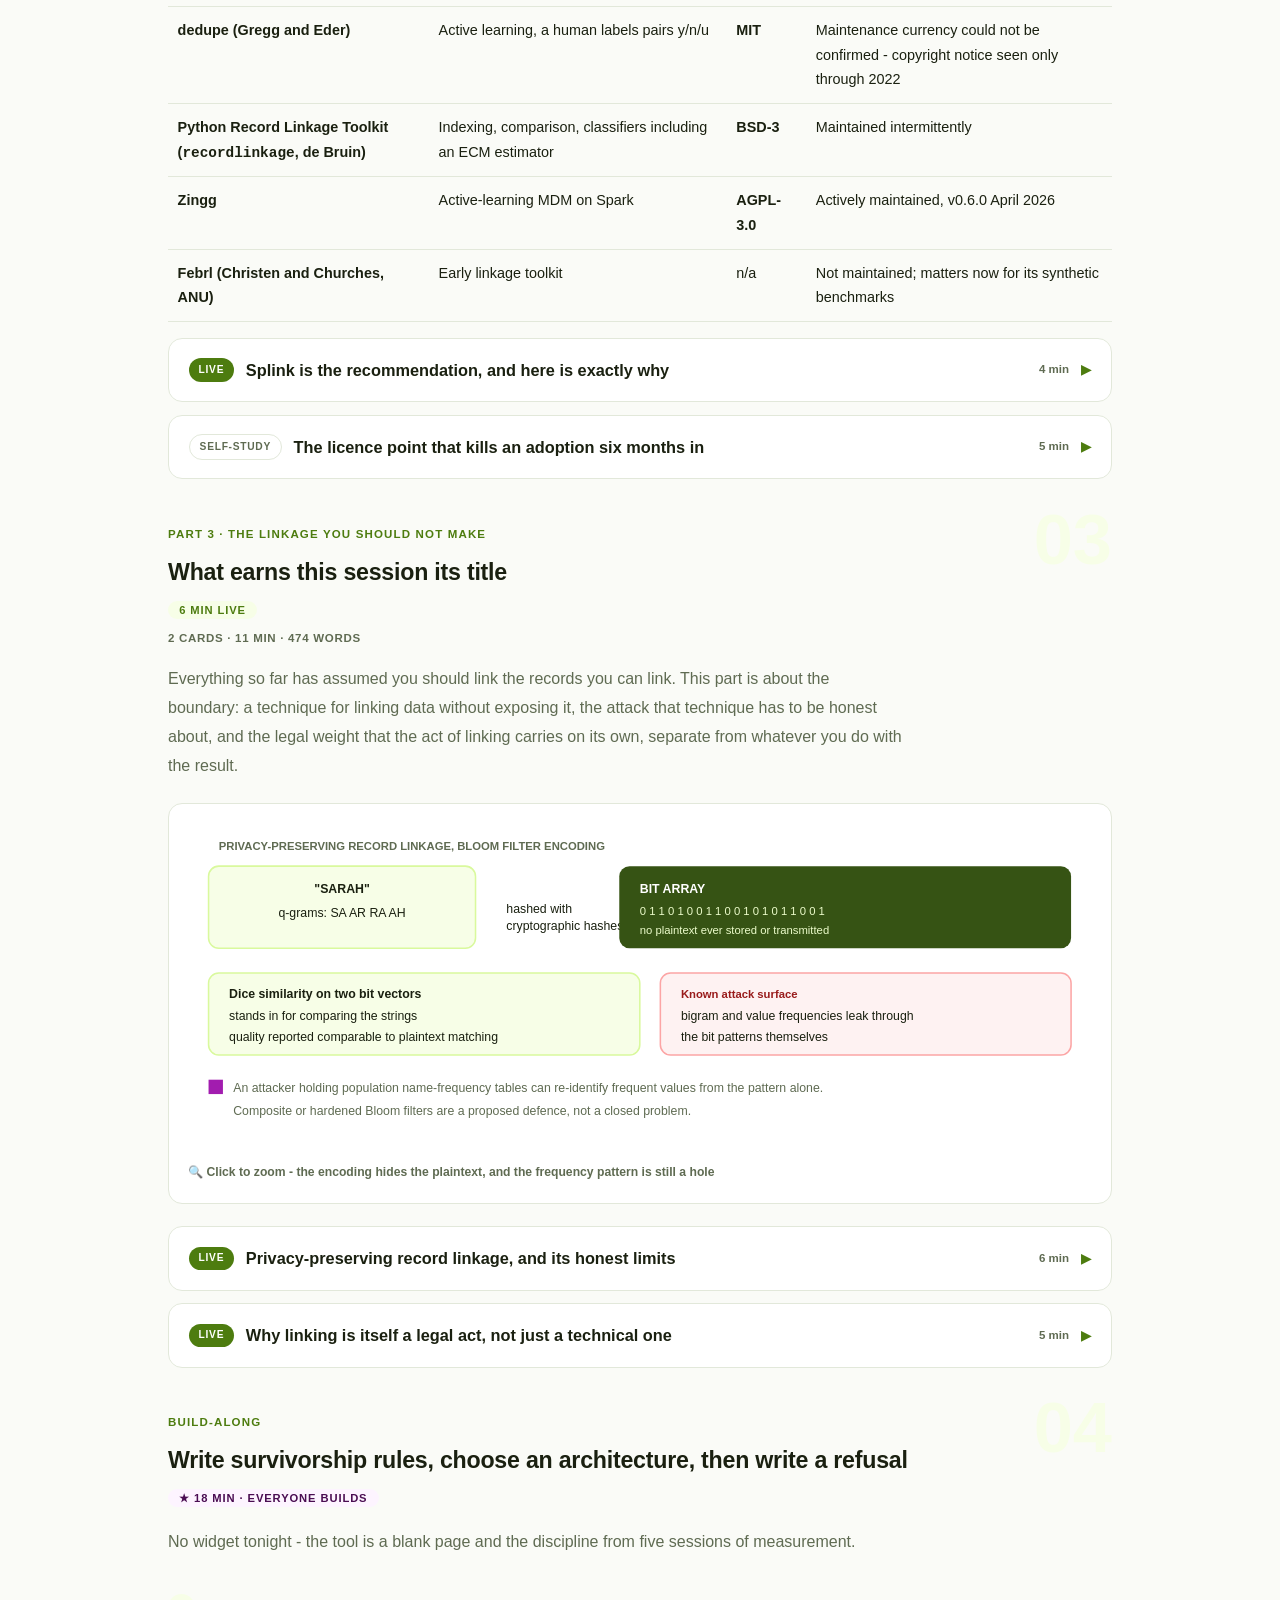
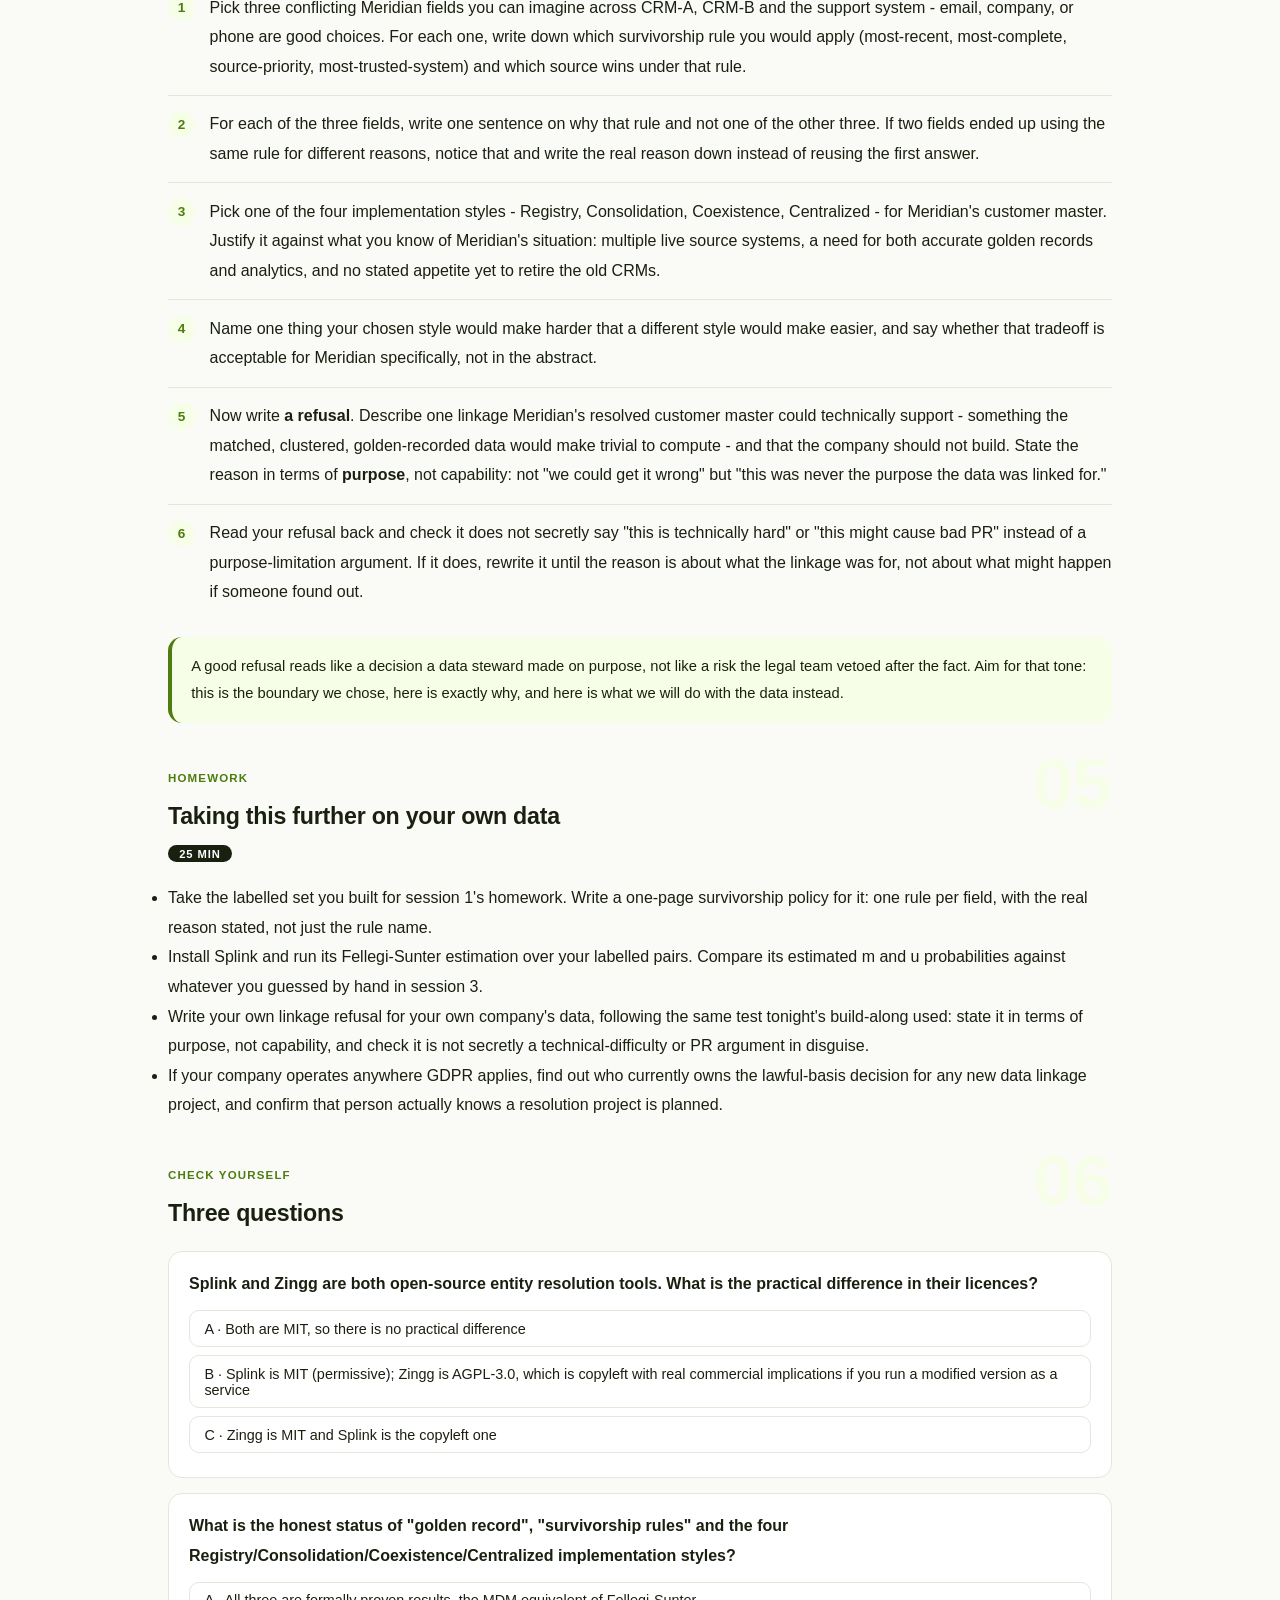
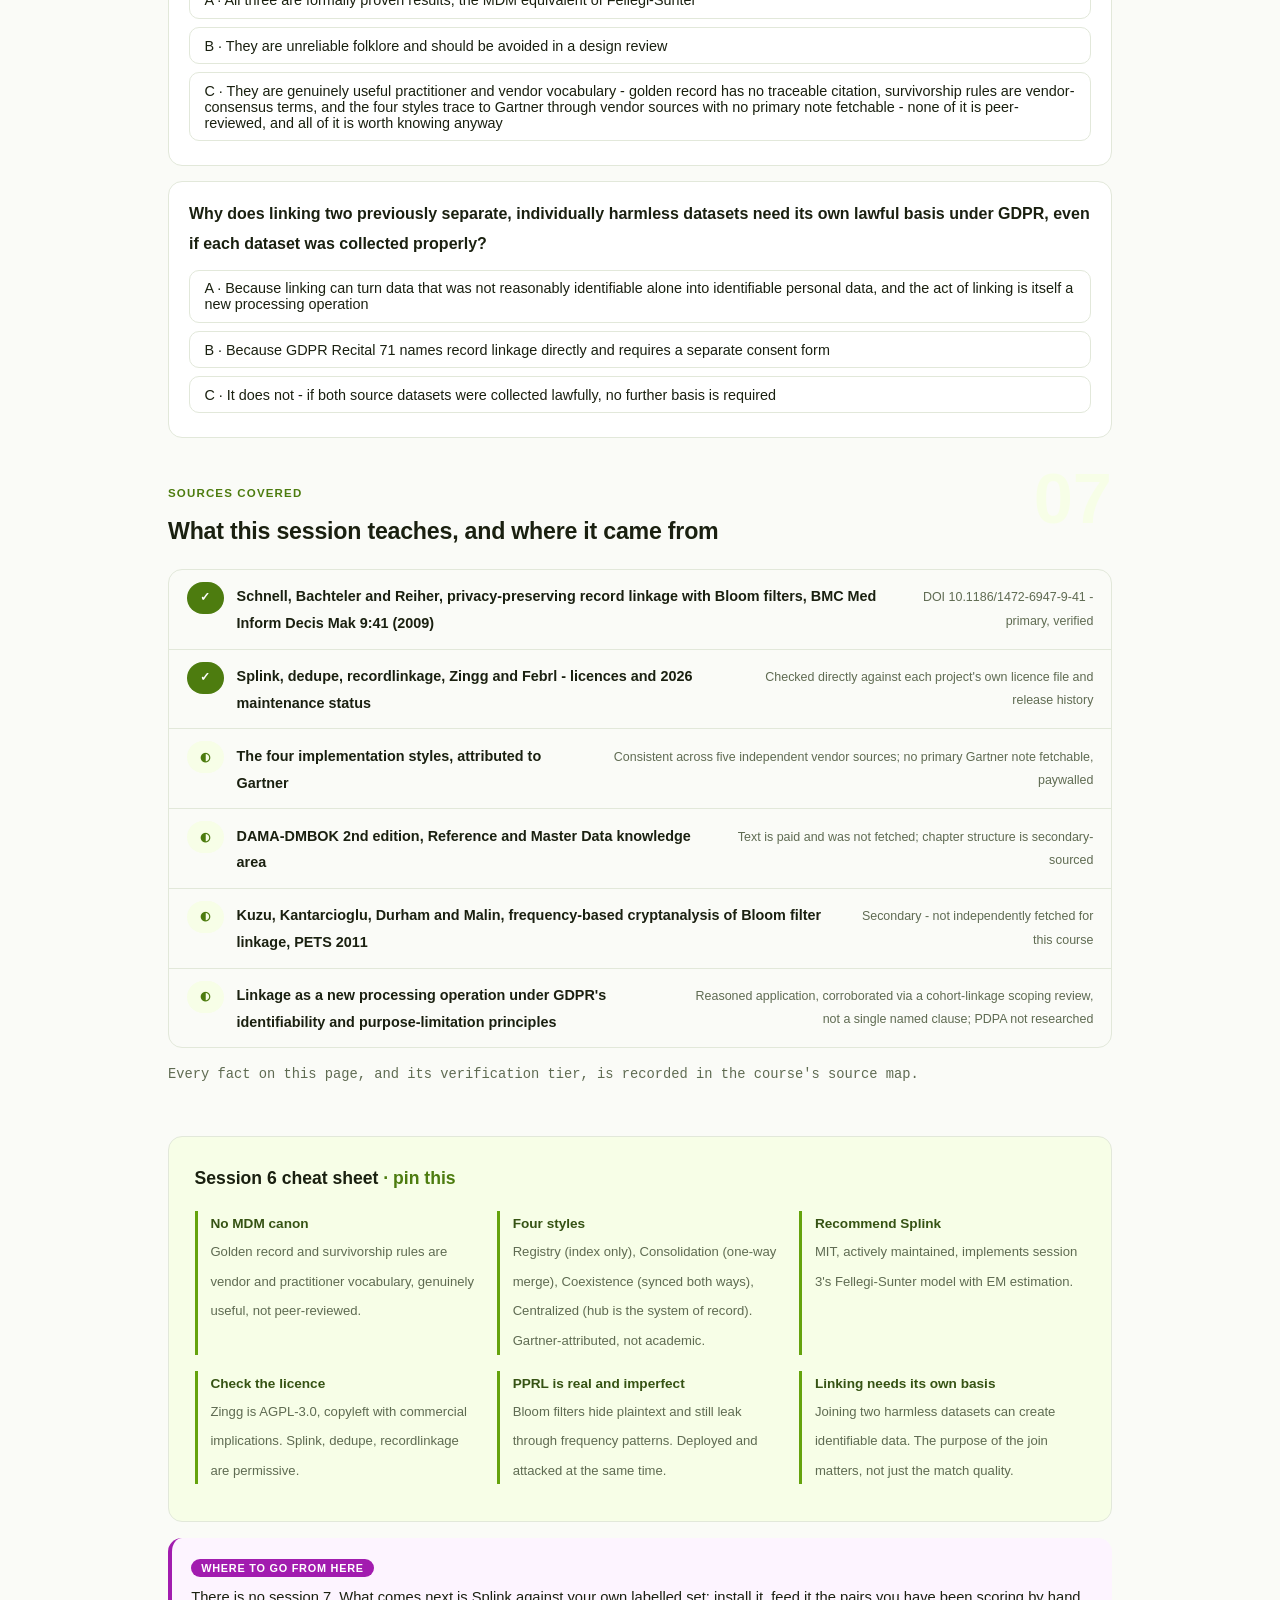
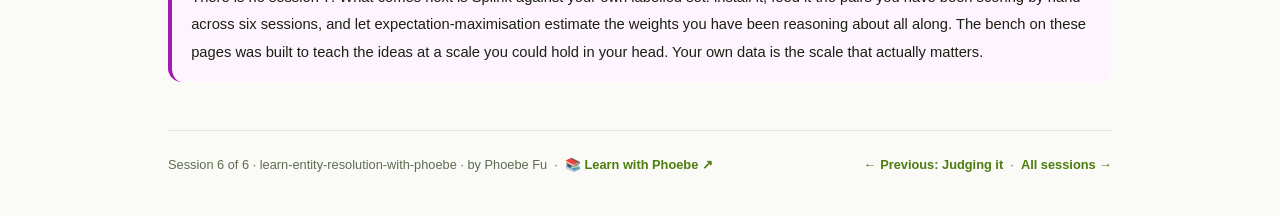
<file: courses/06-master-data.html>
<!DOCTYPE html>
<html lang="en">
<head>
<meta charset="UTF-8">
<meta name="viewport" content="width=device-width, initial-scale=1.0">
<!-- social:start -->
<meta name="description" content="Session 6 of 6. Golden records and the four implementation styles, the tools that actually exist in 2026 with their real licences, privacy-preserving linkage with Bloom filters, and why linking two datasets is a decision with its own legal weight.">
<meta property="og:type" content="article">
<meta property="og:site_name" content="Learn with Phoebe">
<meta property="og:title" content="Master data, and the linkage you should not make - learn entity resolution with phoebe">
<meta property="og:description" content="Session 6 of 6. Splink is MIT and current. Zingg is AGPL and that matters. And some linkages you can make and should not.">
<meta property="og:url" content="https://phoebefu6.github.io/learn-entity-resolution-with-phoebe/courses/06-master-data.html">
<meta property="og:image" content="https://phoebefu6.github.io/learn-entity-resolution-with-phoebe/assets/og-cover.png">
<meta property="og:image:width" content="1200">
<meta property="og:image:height" content="630">
<meta name="twitter:card" content="summary_large_image">
<meta name="twitter:title" content="Master data, and the linkage you should not make - learn entity resolution with phoebe">
<meta name="twitter:description" content="Session 6 of 6. Golden records, four implementation styles, real tool licences, and the linkage you should refuse.">
<meta name="twitter:image" content="https://phoebefu6.github.io/learn-entity-resolution-with-phoebe/assets/og-cover.png">
<!-- social:end -->
<title>Session 6 · Master data, and the linkage you should not make - learn entity resolution with phoebe</title>
<link rel="stylesheet" href="../assets/style.css?v=24">
</head>
<body>

<div class="toolbar">
  <div class="wrap">
    <span class="crumb"><a href="../index.html">learn-entity-resolution-with-phoebe</a> / Session 6 of 6</span>
    <button class="btn" id="toggle-all" type="button">Expand all</button>
    <button class="btn primary" id="zoom-toggle" type="button">Projector zoom: off</button>
  </div>
</div>

<header class="masthead">
  <div class="wrap">
    <div class="eyebrow">Learn Entity Resolution with Phoebe · Session 6 of 6</div>
    <h1>Master data, and the linkage you should <span class="accent">not</span> make</h1>
    <p class="sub">Five sessions built a matcher. Tonight decides what to do with what it finds: how a golden record actually gets assembled, which of four architectures should hold it, which open-source tools are real choices in 2026 and which carry a licence that bites later, and the one kind of linkage that is technically possible on Meridian's data and should not happen anyway. This is the capstone, and it closes on a refusal rather than a build.</p>
    <div class="chip-row">
      <span class="chip level">🟠 Hands-on</span>
      <span class="chip audience">Data engineers</span>
      <span class="chip audience">Data leads and stewards</span>
      <span class="chip time">45 min</span>
    </div>
    <div class="agenda">
      <span class="a1" style="flex:1">0-3 · Welcome</span>
      <span class="a2" style="flex:6">3-22 · Golden records and the four styles</span>
      <span class="a3" style="flex:6">22-40 · Build-along: survivorship and a refusal</span>
      <span class="a4" style="flex:1">40-45 · Q&amp;A</span>
    </div>
  </div>
</header>

<main class="wrap">

  <!-- ============ INTRO ============ -->
  <section class="section" id="intro">
    <div class="section-kicker">
      <span class="klabel">Part 0</span>
      <h2>Where the course ends up</h2>
    </div>
    <p class="lede">Sessions 1 through 5 gave you a defensible way to decide that two records describe the same person, and a defensible way to score that decision. Neither one tells you what to do next: which value survives when three records disagree, where the merged truth should physically live, which of the tools claiming to do this are actually production-ready, and where the line sits between resolving your own customers and quietly re-identifying someone who never consented to it.</p>

    <div class="legend">
      <span class="pill">Live = presented in the 45 minutes</span>
      <span class="pill">Self-study = the full depth, after class</span>
      <span class="pill">🔍 Every diagram zooms</span>
    </div>

    <div class="callout win">
      <p><strong>★ What you walk out with tonight.</strong> Survivorship rules you can defend in a design review, the four architectures a master data hub can take and which one fits Meridian, an honest map of which open-source ER tools you can actually adopt in 2026 and which licence will bite you later, and the discipline to write down a linkage you will not build even though the data lets you.</p>
    </div>

    <details class="card" open>
      <summary><span class="mode live">Live</span>Master data has no Fellegi-Sunter, and that is worth saying out loud<span class="mini">4 min</span><span class="caret">▶</span></summary>
      <div class="body">
        <p>Session 3 rested on a named 1969 theory with a proof behind it. Tonight does not have that luxury, and pretending otherwise would be dishonest to you.</p>
        <div class="callout warn">
          <p><strong>There is no peer-reviewed MDM theory paper comparable to Fellegi-Sunter.</strong> Master data management is documented by analyst and vendor frameworks plus the DAMA-DMBOK practitioner standard, not by a formal academic literature. "Golden record" is industry-common vocabulary with no traceable originating citation. "Survivorship rules" is vendor-consensus terminology, not an academically canonical result. That does not make either one useless - they are genuinely useful, load-bearing concepts in every real MDM programme - it means you should teach them as practitioner knowledge, not dress them up as something they are not.</p>
        </div>
        <p>The honest framing for the rest of tonight: everything in Part 1 is what practitioners actually do and why it works, sourced to where it actually comes from.</p>
      </div>
    </details>

    <details class="card">
      <summary><span class="mode self">Self-study</span>Why the course puts this session last on purpose<span class="mini">3 min</span><span class="caret">▶</span></summary>
      <div class="body">
        <p>It would be easy to teach master data first, since "merge the duplicates into one record" sounds like the whole job. It is not, because survivorship rules and architecture choices are meaningless until you already trust which records are duplicates - which is everything sessions 1 through 5 built. Master data is the last mile precisely because it is downstream of every earlier decision, and a golden record built on a bad match is worse than no golden record at all.</p>
      </div>
    </details>
  </section>

  <!-- ============ PART 1 ============ -->
  <section class="section" id="part-1">
    <div class="section-kicker">
      <span class="klabel">Part 1 · covers golden records and the four architectures</span>
      <h2>Golden records, survivorship, and where the hub should sit</h2>
      <span class="tag concept">9 min live</span>
    </div>
    <p class="lede">Once a cluster of records is agreed to be one person, something has to decide what that person's record actually says. That is survivorship, and then something has to decide where the answer lives relative to the source systems. That is the architecture choice.</p>

    <figure class="zoomable">
      <svg viewBox="0 0 880 340" xmlns="http://www.w3.org/2000/svg" role="img" aria-label="Three conflicting records resolving into one golden record, with the surviving value in each field labelled by the rule that chose it">
        <style>
          .e6aH { font: 700 11px Inter, sans-serif; fill: #5F6B52; }
          .e6aK { font: 700 12px Inter, sans-serif; fill: #1A2010; }
          .e6aV { font: 400 12px Inter, sans-serif; fill: #1A2010; }
          .e6aT { font: 700 12px Inter, sans-serif; fill: #fff; }
          .e6aC { font: 400 11px Inter, sans-serif; fill: #ECFCCB; }
          .e6aR { font: 700 10px Inter, sans-serif; fill: #4A0D52; }
          .e6aN { font: 400 12px Inter, sans-serif; fill: #5F6B52; }
        </style>
        <text class="e6aH" x="30" y="26">THREE MERIDIAN RECORDS, ONE PERSON</text>

        <rect x="20" y="40" width="270" height="140" rx="10" fill="#F7FEE7" stroke="#D9F99D" stroke-width="1.5"/>
        <text class="e6aK" x="36" y="62">CRM-A, 2021</text>
        <text class="e6aV" x="36" y="86">email: s.whitfield@old.co</text>
        <text class="e6aV" x="36" y="108">company: Old Co</text>
        <text class="e6aV" x="36" y="130">mobile: 0412 118 822</text>
        <text class="e6aV" x="36" y="152">address: 9 Bank Street</text>

        <rect x="305" y="40" width="270" height="140" rx="10" fill="#F7FEE7" stroke="#D9F99D" stroke-width="1.5"/>
        <text class="e6aK" x="321" y="62">CRM-B, 2024</text>
        <text class="e6aV" x="321" y="86">email: sarah.w@meridian.com</text>
        <text class="e6aV" x="321" y="108">company: Meridian Holdings</text>
        <text class="e6aV" x="321" y="130">mobile: (blank)</text>
        <text class="e6aV" x="321" y="152">address: 9 Bank Street</text>

        <rect x="590" y="40" width="270" height="140" rx="10" fill="#F7FEE7" stroke="#D9F99D" stroke-width="1.5"/>
        <text class="e6aK" x="606" y="62">Support, 2025</text>
        <text class="e6aV" x="606" y="86">email: sarah.w@meridian.com</text>
        <text class="e6aV" x="606" y="108">company: (blank)</text>
        <text class="e6aV" x="606" y="130">mobile: 0412 118 822</text>
        <text class="e6aV" x="606" y="152">address: 14 Rowan Court</text>

        <rect x="150" y="204" width="580" height="120" rx="12" fill="#365314"/>
        <text class="e6aT" x="440" y="228" text-anchor="middle">GOLDEN RECORD</text>
        <text class="e6aC" x="176" y="252">email: sarah.w@meridian.com</text><text class="e6aR" x="480" y="252">most-recent (both agree anyway)</text>
        <text class="e6aC" x="176" y="272">company: Meridian Holdings</text><text class="e6aR" x="480" y="272">most-recent, CRM-B postdates CRM-A</text>
        <text class="e6aC" x="176" y="292">mobile: 0412 118 822</text><text class="e6aR" x="480" y="292">most-complete, CRM-B left it blank</text>
        <text class="e6aC" x="176" y="312">address: 14 Rowan Court</text><text class="e6aR" x="480" y="312">most-recent, she moved after CRM-B</text>

        <text class="e6aN" x="30" y="332">Four fields, three different rules. No single rule survives every field, which is the actual job.</text>
      </svg>
      <figcaption>🔍 Click to zoom - each field's winner is labelled by the rule that chose it, not by guesswork</figcaption>
    </figure>

    <p>The rules practitioners actually apply, and why each earns its place, not because a theorem says so but because the failure mode without it is obvious once named:</p>
    <table class="clean">
      <thead><tr><th>Survivorship rule</th><th>Picks</th><th>Fails when</th></tr></thead>
      <tbody>
        <tr><td>Most-recent</td><td>The newest updated value</td><td>A stale system happened to be touched last by an unrelated edit</td></tr>
        <tr><td>Most-complete</td><td>Whichever record has the field filled in</td><td>Two records both have it filled in, and disagree</td></tr>
        <tr><td>Source-priority</td><td>A ranked "system of truth" per field, e.g. HR owns legal name</td><td>The ranking was set once and nobody revisits it as systems change</td></tr>
        <tr><td>Most-trusted-system</td><td>A system with better data-entry discipline, e.g. a billing system over a lead-capture form</td><td>Trust was never actually measured, only assumed</td></tr>
      </tbody>
    </table>

    <details class="card">
      <summary><span class="mode live">Live</span>The four implementation styles, and where the hub sits<span class="mini">6 min</span><span class="caret">▶</span></summary>
      <div class="body">
        <p>Once you know what a golden record should say, you still have to decide where it lives relative to the systems that fed it. Four styles cover essentially every real MDM programme.</p>
        <div class="callout warn">
          <p>These four - <strong>Registry, Consolidation, Coexistence, Centralized (Transaction)</strong> - are attributed to <strong>Gartner</strong> consistently across five independent vendor sources, but no primary Gartner note could be fetched for this course; the source is paywalled. Present them as an analyst framework you will recognise in vendor pitches, never as an academic citation.</p>
        </div>
        <table class="clean">
          <thead><tr><th>Style</th><th>Where authority sits</th><th>Fits Meridian when</th></tr></thead>
          <tbody>
            <tr><td>Registry</td><td>Hub holds only cross-reference and index data; sources keep the actual data</td><td>You need "which systems know this person" without moving any data</td></tr>
            <tr><td>Consolidation</td><td>Hub matches and merges into golden records, usually one-way, for analytics</td><td>Reporting and dashboards need one clean view; sources keep operating independently</td></tr>
            <tr><td>Coexistence</td><td>Golden records held centrally AND synced back bidirectionally</td><td>Sources should benefit from the cleaned-up data, not just feed it</td></tr>
            <tr><td>Centralized / Transactional</td><td>The hub IS the system of record; sources have no independent authority</td><td>You are willing to retire the old systems' authority entirely</td></tr>
          </tbody>
        </table>

        <figure class="zoomable">
          <svg viewBox="0 0 880 300" xmlns="http://www.w3.org/2000/svg" role="img" aria-label="The four implementation styles drawn as four diagrams of where authority sits between hub and sources: Registry, Consolidation, Coexistence, Centralized">
            <style>
              .e6bH { font: 700 12px Inter, sans-serif; fill: #1A2010; }
              .e6bK { font: 700 10px Inter, sans-serif; fill: #1A2010; }
              .e6bT { font: 700 10px Inter, sans-serif; fill: #fff; }
              .e6bD { font: 400 10px Inter, sans-serif; fill: #5F6B52; }
              .e6bN { font: 400 12px Inter, sans-serif; fill: #5F6B52; }
            </style>
            <defs>
              <marker id="e6Br" markerWidth="7" markerHeight="7" refX="6" refY="3.5" orient="auto"><path d="M0,0 L7,3.5 L0,7 z" fill="#65A30D"/></marker>
              <marker id="e6Bl" markerWidth="7" markerHeight="7" refX="1" refY="3.5" orient="auto"><path d="M7,0 L0,3.5 L7,7 z" fill="#65A30D"/></marker>
            </defs>

            <text class="e6bH" x="30" y="26">Registry</text>
            <rect x="30" y="40" width="80" height="34" rx="6" fill="#F7FEE7" stroke="#D9F99D" stroke-width="1.5"/>
            <text class="e6bK" x="70" y="61" text-anchor="middle">Source A</text>
            <rect x="30" y="86" width="80" height="34" rx="6" fill="#F7FEE7" stroke="#D9F99D" stroke-width="1.5"/>
            <text class="e6bK" x="70" y="107" text-anchor="middle">Source B</text>
            <line x1="114" y1="57" x2="150" y2="70" stroke="#65A30D" stroke-width="1.5" marker-end="url(#e6Br)"/>
            <line x1="114" y1="103" x2="150" y2="90" stroke="#65A30D" stroke-width="1.5" marker-end="url(#e6Br)"/>
            <rect x="154" y="55" width="70" height="50" rx="6" fill="none" stroke="#365314" stroke-width="1.5" stroke-dasharray="3,2"/>
            <text class="e6bK" x="189" y="76" text-anchor="middle">Hub</text>
            <text class="e6bD" x="189" y="92" text-anchor="middle" font-size="8">index only</text>
            <text class="e6bN" x="30" y="140">Data stays put; hub only knows who is who</text>

            <text class="e6bH" x="250" y="26">Consolidation</text>
            <rect x="250" y="40" width="80" height="34" rx="6" fill="#F7FEE7" stroke="#D9F99D" stroke-width="1.5"/>
            <text class="e6bK" x="290" y="61" text-anchor="middle">Source A</text>
            <rect x="250" y="86" width="80" height="34" rx="6" fill="#F7FEE7" stroke="#D9F99D" stroke-width="1.5"/>
            <text class="e6bK" x="290" y="107" text-anchor="middle">Source B</text>
            <line x1="334" y1="57" x2="368" y2="72" stroke="#65A30D" stroke-width="1.5" marker-end="url(#e6Br)"/>
            <line x1="334" y1="103" x2="368" y2="88" stroke="#65A30D" stroke-width="1.5" marker-end="url(#e6Br)"/>
            <rect x="372" y="55" width="80" height="50" rx="6" fill="#4D7C0F"/>
            <text class="e6bT" x="412" y="76" text-anchor="middle">Hub</text>
            <text class="e6bT" x="412" y="92" text-anchor="middle" font-size="8">golden, one-way</text>
            <text class="e6bN" x="250" y="140">Merged for analytics; sources never see it</text>

            <text class="e6bH" x="470" y="26">Coexistence</text>
            <rect x="470" y="40" width="80" height="34" rx="6" fill="#F7FEE7" stroke="#D9F99D" stroke-width="1.5"/>
            <text class="e6bK" x="510" y="61" text-anchor="middle">Source A</text>
            <rect x="470" y="86" width="80" height="34" rx="6" fill="#F7FEE7" stroke="#D9F99D" stroke-width="1.5"/>
            <text class="e6bK" x="510" y="107" text-anchor="middle">Source B</text>
            <line x1="554" y1="55" x2="586" y2="66" stroke="#65A30D" stroke-width="1.5" marker-end="url(#e6Br)"/>
            <line x1="586" y1="76" x2="554" y2="65" stroke="#65A30D" stroke-width="1.5" marker-end="url(#e6Bl)"/>
            <line x1="554" y1="101" x2="586" y2="90" stroke="#65A30D" stroke-width="1.5" marker-end="url(#e6Br)"/>
            <line x1="586" y1="100" x2="554" y2="111" stroke="#65A30D" stroke-width="1.5" marker-end="url(#e6Bl)"/>
            <rect x="592" y="55" width="80" height="50" rx="6" fill="#4D7C0F"/>
            <text class="e6bT" x="632" y="76" text-anchor="middle">Hub</text>
            <text class="e6bT" x="632" y="92" text-anchor="middle" font-size="8">golden, synced</text>
            <text class="e6bN" x="470" y="140">Both directions; sources benefit too</text>

            <text class="e6bH" x="690" y="26">Centralized</text>
            <rect x="690" y="55" width="80" height="50" rx="6" fill="#365314"/>
            <text class="e6bT" x="730" y="76" text-anchor="middle">Hub</text>
            <text class="e6bT" x="730" y="92" text-anchor="middle" font-size="8">the record</text>
            <line x1="786" y1="57" x2="774" y2="66" stroke="#65A30D" stroke-width="1.5" marker-end="url(#e6Bl)"/>
            <line x1="786" y1="103" x2="774" y2="94" stroke="#65A30D" stroke-width="1.5" marker-end="url(#e6Bl)"/>
            <rect x="790" y="40" width="80" height="34" rx="6" fill="#FEF2F2" stroke="#FCA5A5" stroke-width="1.5"/>
            <text class="e6bK" x="830" y="61" text-anchor="middle">Source A</text>
            <rect x="790" y="86" width="80" height="34" rx="6" fill="#FEF2F2" stroke="#FCA5A5" stroke-width="1.5"/>
            <text class="e6bK" x="830" y="107" text-anchor="middle">Source B</text>
            <text class="e6bN" x="690" y="140">Sources keep no authority</text>

            <rect x="30" y="168" width="14" height="14" fill="#A21CAF"/>
            <text class="e6bN" x="54" y="180">Authority moves left to right across these four: from fully distributed to fully centralized.</text>
            <text class="e6bN" x="54" y="202">The right choice depends on whether Meridian is willing to retire its old systems, not on which is "best".</text>
          </svg>
          <figcaption>🔍 Click to zoom - the same question, four answers, in where authority actually sits</figcaption>
        </figure>
      </div>
    </details>

    <details class="card">
      <summary><span class="mode self">Self-study</span>Where DAMA-DMBOK fits, and its own honesty note<span class="mini">4 min</span><span class="caret">▶</span></summary>
      <div class="body">
        <p>The <strong>DAMA-DMBOK</strong>, second edition, is the closest thing this discipline has to a standard textbook, and it deliberately combines Reference Data and Master Data into a single knowledge area rather than treating them separately. It defines reference data as data that helps classify or categorize other data - country codes, status codes, product categories - which master data then draws on.</p>
        <div class="callout warn">
          <p>The DMBOK text itself is a paid publication and was not fetched for this course. The chapter structure described here is secondary-sourced, from summaries and practitioner citations of the book rather than the primary text. Treat it as a reliable pointer to go read, not a verbatim quote.</p>
        </div>
      </div>
    </details>
  </section>

  <!-- ============ PART 2 ============ -->
  <section class="section" id="part-2">
    <div class="section-kicker">
      <span class="klabel">Part 2 · covers the tooling that actually exists in 2026</span>
      <h2>What you can adopt, and what will bite you in six months</h2>
      <span class="tag concept">7 min live</span>
    </div>
    <p class="lede">Licence and maintenance status decide whether a team can actually use a tool, not just whether it works in a demo. Both are checked here as of 2026, not assumed.</p>

    <table class="clean">
      <thead><tr><th>Tool</th><th>Approach</th><th>Licence</th><th>2026 status</th></tr></thead>
      <tbody>
        <tr><td><strong>Splink</strong> (UK Ministry of Justice)</td><td>Fellegi-Sunter with EM estimation, DuckDB/Spark/Postgres backends</td><td><strong>MIT</strong></td><td>Actively maintained, Splink 4 current, won a UK Civil Service Award in 2025</td></tr>
        <tr><td><strong>dedupe</strong> (Gregg and Eder)</td><td>Active learning, a human labels pairs y/n/u</td><td><strong>MIT</strong></td><td>Maintenance currency could not be confirmed - copyright notice seen only through 2022</td></tr>
        <tr><td><strong>Python Record Linkage Toolkit</strong> (<code>recordlinkage</code>, de Bruin)</td><td>Indexing, comparison, classifiers including an ECM estimator</td><td><strong>BSD-3</strong></td><td>Maintained intermittently</td></tr>
        <tr><td><strong>Zingg</strong></td><td>Active-learning MDM on Spark</td><td><strong>AGPL-3.0</strong></td><td>Actively maintained, v0.6.0 April 2026</td></tr>
        <tr><td><strong>Febrl</strong> (Christen and Churches, ANU)</td><td>Early linkage toolkit</td><td>n/a</td><td>Not maintained; matters now for its synthetic benchmarks</td></tr>
      </tbody>
    </table>

    <details class="card">
      <summary><span class="mode live">Live</span>Splink is the recommendation, and here is exactly why<span class="mini">4 min</span><span class="caret">▶</span></summary>
      <div class="body">
        <p><strong>Splink</strong> is the tool this course would actually point a team at. It implements the same Fellegi-Sunter model session 3 taught, estimates the m and u probabilities with expectation-maximisation instead of guessing them, and runs on DuckDB, Spark or Postgres depending on scale. It is MIT licensed with no strings attached, actively maintained by a government team with a public track record, and it won a UK Civil Service Award for Innovation in 2025. Everything the bench on this page has been simulating in the browser, Splink does at real scale.</p>
      </div>
    </details>

    <details class="card">
      <summary><span class="mode self">Self-study</span>The licence point that kills an adoption six months in<span class="mini">5 min</span><span class="caret">▶</span></summary>
      <div class="body">
        <p><strong>Zingg is AGPL-3.0.</strong> That is copyleft with real commercial implications, not a permissive licence like the other four tools here. AGPL's network clause means that if you run a modified version of Zingg as a service, even internally across a company boundary, you can be obligated to make your modifications available under the same licence. A team that adopts Zingg without a legal review, builds proprietary matching logic on top of it, and only reads the licence when a customer contract asks about it, is the exact six-months-later failure this course wants you to see coming instead.</p>
        <p><strong>dedupe's flag is different in kind</strong>: nothing about its MIT licence is a problem, but its most recently observed copyright notice only goes through 2022, and current maintenance could not be confirmed for this course. An unmaintained MIT tool is a smaller risk than a maintained AGPL one, but it is still a risk you should check yourself before depending on it.</p>
        <p><strong>Febrl</strong> is worth knowing for a different reason entirely: it is not maintained as software, but its synthetic benchmark datasets are still the reference point the field cites - Febrl1 (1,000 records, 500 pairs), Febrl3 (5,000 records), and Febrl4 (10,000 records, split into subsets 4a and 4b). The DBLP-ACM and Amazon-Google benchmarks, from the Magellan and deepmatcher research line, are used the same way; both are secondary references here, useful for finding real benchmark data rather than as tools to run.</p>
      </div>
    </details>
  </section>

  <!-- ============ PART 3 ============ -->
  <section class="section" id="part-3">
    <div class="section-kicker">
      <span class="klabel">Part 3 · the linkage you should not make</span>
      <h2>What earns this session its title</h2>
      <span class="tag concept">6 min live</span>
    </div>
    <p class="lede">Everything so far has assumed you should link the records you can link. This part is about the boundary: a technique for linking data without exposing it, the attack that technique has to be honest about, and the legal weight that the act of linking carries on its own, separate from whatever you do with the result.</p>

    <figure class="zoomable">
      <svg viewBox="0 0 880 320" xmlns="http://www.w3.org/2000/svg" role="img" aria-label="Bloom-filter encoding of q-grams into a bit array, with similarity computed on the bits and the frequency-attack surface marked">
        <style>
          .e6cH { font: 700 11px Inter, sans-serif; fill: #5F6B52; }
          .e6cK { font: 700 12px Inter, sans-serif; fill: #1A2010; }
          .e6cV { font: 400 12px Inter, sans-serif; fill: #1A2010; }
          .e6cT { font: 700 12px Inter, sans-serif; fill: #fff; }
          .e6cC { font: 400 11px Inter, sans-serif; fill: #ECFCCB; }
          .e6cR { font: 700 11px Inter, sans-serif; fill: #991B1B; }
          .e6cN { font: 400 12px Inter, sans-serif; fill: #5F6B52; }
        </style>
        <text class="e6cH" x="30" y="26">PRIVACY-PRESERVING RECORD LINKAGE, BLOOM FILTER ENCODING</text>

        <rect x="20" y="42" width="260" height="80" rx="10" fill="#F7FEE7" stroke="#D9F99D" stroke-width="1.5"/>
        <text class="e6cK" x="150" y="68" text-anchor="middle">"SARAH"</text>
        <text class="e6cV" x="150" y="92" text-anchor="middle">q-grams: SA AR RA AH</text>

        <text class="e6cV" x="310" y="88">hashed with</text>
        <text class="e6cV" x="310" y="104">cryptographic hashes →</text>

        <rect x="420" y="42" width="440" height="80" rx="10" fill="#365314"/>
        <text class="e6cT" x="440" y="68">BIT ARRAY</text>
        <text class="e6cC" x="440" y="90" font-family="monospace">0 1 1 0 1 0 0 1 1 0 0 1 0 1 0 1 1 0 0 1</text>
        <text class="e6cC" x="440" y="108">no plaintext ever stored or transmitted</text>

        <rect x="20" y="146" width="420" height="80" rx="10" fill="#F7FEE7" stroke="#D9F99D" stroke-width="1.5"/>
        <text class="e6cK" x="40" y="170">Dice similarity on two bit vectors</text>
        <text class="e6cV" x="40" y="192">stands in for comparing the strings</text>
        <text class="e6cV" x="40" y="212">quality reported comparable to plaintext matching</text>

        <rect x="460" y="146" width="400" height="80" rx="10" fill="#FEF2F2" stroke="#FCA5A5" stroke-width="1.5"/>
        <text class="e6cR" x="480" y="170">Known attack surface</text>
        <text class="e6cV" x="480" y="192">bigram and value frequencies leak through</text>
        <text class="e6cV" x="480" y="212">the bit patterns themselves</text>

        <rect x="20" y="250" width="14" height="14" fill="#A21CAF"/>
        <text class="e6cN" x="44" y="262">An attacker holding population name-frequency tables can re-identify frequent values from the pattern alone.</text>
        <text class="e6cN" x="44" y="284">Composite or hardened Bloom filters are a proposed defence, not a closed problem.</text>
      </svg>
      <figcaption>🔍 Click to zoom - the encoding hides the plaintext, and the frequency pattern is still a hole</figcaption>
    </figure>

    <details class="card">
      <summary><span class="mode live">Live</span>Privacy-preserving record linkage, and its honest limits<span class="mini">6 min</span><span class="caret">▶</span></summary>
      <div class="body">
        <p><strong>Schnell, Bachteler and Reiher, BMC Medical Informatics and Decision Making 9:41, 2009, DOI 10.1186/1472-6947-9-41</strong>, is the primary, verified source for privacy-preserving record linkage with Bloom filters. Each field's q-grams get encoded into a bit array using cryptographic hashes, and similarity between two records is computed as Dice similarity on the bit vectors, without either party ever holding the other's plaintext. Reported match quality is comparable to matching on unencrypted identifiers, which is exactly why it is used in real cross-agency health linkage, where the whole point is that no single party should see identifiable data from the other side.</p>
        <p>The honest second half: this technique has a real, actively studied attack surface. <strong>Frequency-based cryptanalysis</strong> exploits the fact that bigram and value frequencies leak through the bit patterns themselves - an attacker holding population name-frequency tables (common surnames appear often, rare ones appear rarely) can start re-identifying the frequent values from the pattern alone, even without breaking any hash.</p>
        <div class="callout warn">
          <p>The attack citation - <strong>Kuzu, Kantarcioglu, Durham and Malin, PETS 2011</strong> - is secondary here, not independently fetched for this course. Composite or hardened Bloom filters are a proposed defence against it. The honest summary to carry forward: PPRL is deployed in real cross-agency health linkage, and it has an actively studied attack surface at the same time. Neither fact cancels the other.</p>
        </div>
      </div>
    </details>

    <details class="card">
      <summary><span class="mode live">Live</span>Why linking is itself a legal act, not just a technical one<span class="mini">5 min</span><span class="caret">▶</span></summary>
      <div class="body">
        <p>The refusal this session is named for is not about Bloom filters, it is about a simpler fact: <strong>linking two previously separate datasets can turn data that was not reasonably identifiable on its own into identifiable personal data</strong>, and the act of linking is itself a new processing operation that needs its own lawful basis. A company that legitimately holds two datasets, each individually harmless, can create something legally sensitive purely by joining them - and Meridian's whole project is joining datasets.</p>
        <div class="callout warn">
          <p><strong>No GDPR clause names "record linkage" directly.</strong> This is a reasoned application of the identifiability and purpose-limitation principles already in the regulation, corroborated through a cohort-linkage scoping review rather than a single named article. Recital 71, on automated profiling, is adjacent to this idea but not identical to it, and should not be cited as if it were the source. <strong>PDPA-specific analysis was not researched for this course - say that plainly rather than guessing at how Singapore's regime would treat the same act.</strong></p>
        </div>
        <p>What this means in practice for Meridian: the fact that a support system and two CRMs can be joined does not settle whether they should be, for a given purpose. A resolved customer view built to fix billing is a different processing decision from the same resolved view built to score creditworthiness or infer health status from purchase history, even though the underlying match is identical. The purpose the linkage serves is the thing that needs its own lawful basis, not just the technical act of matching.</p>
      </div>
    </details>
  </section>

  <!-- ============ DEMO ============ -->
  <section class="section" id="demo-1">
    <div class="section-kicker">
      <span class="klabel">Build-along</span>
      <h2>Write survivorship rules, choose an architecture, then write a refusal</h2>
      <span class="tag demo">★ 18 min · everyone builds</span>
    </div>
    <p class="lede">No widget tonight - the tool is a blank page and the discipline from five sessions of measurement.</p>

    <div class="steps">
      <div class="step"><p>Pick three conflicting Meridian fields you can imagine across CRM-A, CRM-B and the support system - email, company, or phone are good choices. For each one, write down which survivorship rule you would apply (most-recent, most-complete, source-priority, most-trusted-system) and which source wins under that rule.</p></div>
      <div class="step"><p>For each of the three fields, write one sentence on why that rule and not one of the other three. If two fields ended up using the same rule for different reasons, notice that and write the real reason down instead of reusing the first answer.</p></div>
      <div class="step"><p>Pick one of the four implementation styles - Registry, Consolidation, Coexistence, Centralized - for Meridian's customer master. Justify it against what you know of Meridian's situation: multiple live source systems, a need for both accurate golden records and analytics, and no stated appetite yet to retire the old CRMs.</p></div>
      <div class="step"><p>Name one thing your chosen style would make harder that a different style would make easier, and say whether that tradeoff is acceptable for Meridian specifically, not in the abstract.</p></div>
      <div class="step"><p>Now write <strong>a refusal</strong>. Describe one linkage Meridian's resolved customer master could technically support - something the matched, clustered, golden-recorded data would make trivial to compute - and that the company should not build. State the reason in terms of <strong>purpose</strong>, not capability: not "we could get it wrong" but "this was never the purpose the data was linked for."</p></div>
      <div class="step"><p>Read your refusal back and check it does not secretly say "this is technically hard" or "this might cause bad PR" instead of a purpose-limitation argument. If it does, rewrite it until the reason is about what the linkage was for, not about what might happen if someone found out.</p></div>
    </div>

    <div class="callout tip">
      <p>A good refusal reads like a decision a data steward made on purpose, not like a risk the legal team vetoed after the fact. Aim for that tone: this is the boundary we chose, here is exactly why, and here is what we will do with the data instead.</p>
    </div>
  </section>

  <!-- ============ EXERCISE ============ -->
  <section class="section" id="exercise">
    <div class="section-kicker">
      <span class="klabel">Homework</span>
      <h2>Taking this further on your own data</h2>
      <span class="tag exercise">25 min</span>
    </div>
    <ul>
      <li>Take the labelled set you built for session 1's homework. Write a one-page survivorship policy for it: one rule per field, with the real reason stated, not just the rule name.</li>
      <li>Install Splink and run its Fellegi-Sunter estimation over your labelled pairs. Compare its estimated m and u probabilities against whatever you guessed by hand in session 3.</li>
      <li>Write your own linkage refusal for your own company's data, following the same test tonight's build-along used: state it in terms of purpose, not capability, and check it is not secretly a technical-difficulty or PR argument in disguise.</li>
      <li>If your company operates anywhere GDPR applies, find out who currently owns the lawful-basis decision for any new data linkage project, and confirm that person actually knows a resolution project is planned.</li>
    </ul>
  </section>

  <!-- ============ QUIZ ============ -->
  <section class="section" id="quiz">
    <div class="section-kicker">
      <span class="klabel">Check yourself</span>
      <h2>Three questions</h2>
    </div>

    <div class="quiz-q" data-answer="1">
      <p class="qtext">Splink and Zingg are both open-source entity resolution tools. What is the practical difference in their licences?</p>
      <button class="qopt" type="button">A · Both are MIT, so there is no practical difference</button>
      <button class="qopt" type="button">B · Splink is MIT (permissive); Zingg is AGPL-3.0, which is copyleft with real commercial implications if you run a modified version as a service</button>
      <button class="qopt" type="button">C · Zingg is MIT and Splink is the copyleft one</button>
      <p class="qwhy">Splink is MIT licensed with no strings attached. Zingg is AGPL-3.0, whose network clause can obligate you to release modifications if you run a modified version as a service, even internally. A team that skips this check at adoption time discovers it later, usually when a customer contract asks about licensing.</p>
    </div>

    <div class="quiz-q" data-answer="2">
      <p class="qtext">What is the honest status of "golden record", "survivorship rules" and the four Registry/Consolidation/Coexistence/Centralized implementation styles?</p>
      <button class="qopt" type="button">A · All three are formally proven results, the MDM equivalent of Fellegi-Sunter</button>
      <button class="qopt" type="button">B · They are unreliable folklore and should be avoided in a design review</button>
      <button class="qopt" type="button">C · They are genuinely useful practitioner and vendor vocabulary - golden record has no traceable citation, survivorship rules are vendor-consensus terms, and the four styles trace to Gartner through vendor sources with no primary note fetchable - none of it is peer-reviewed, and all of it is worth knowing anyway</button>
      <p class="qwhy">Master data management has no academic canon comparable to Fellegi-Sunter. That does not make the vocabulary useless - it is exactly what every real MDM programme uses - but it does mean presenting it honestly as analyst and practitioner consensus rather than dressing it up as academically proven.</p>
    </div>

    <div class="quiz-q" data-answer="0">
      <p class="qtext">Why does linking two previously separate, individually harmless datasets need its own lawful basis under GDPR, even if each dataset was collected properly?</p>
      <button class="qopt" type="button">A · Because linking can turn data that was not reasonably identifiable alone into identifiable personal data, and the act of linking is itself a new processing operation</button>
      <button class="qopt" type="button">B · Because GDPR Recital 71 names record linkage directly and requires a separate consent form</button>
      <button class="qopt" type="button">C · It does not - if both source datasets were collected lawfully, no further basis is required</button>
      <p class="qwhy">No GDPR clause names "record linkage" directly - this is a reasoned application of the identifiability and purpose-limitation principles, not a single named article, and Recital 71 on profiling is adjacent but not identical. The point stands regardless: two harmless-looking datasets can become sensitive purely by being joined, and the joining is a processing decision that needs its own justification, tied to the purpose it serves.</p>
    </div>

    <p class="quiz-score"></p>
  </section>

  <!-- ============ SOURCES ============ -->
  <section class="section" id="official">
    <div class="section-kicker">
      <span class="klabel">Sources covered</span>
      <h2>What this session teaches, and where it came from</h2>
    </div>
    <div class="covered">
      <div class="covered-row"><span class="status pill solid">✓</span><span class="name">Schnell, Bachteler and Reiher, privacy-preserving record linkage with Bloom filters, BMC Med Inform Decis Mak 9:41 (2009)</span><span class="note">DOI 10.1186/1472-6947-9-41 - primary, verified</span></div>
      <div class="covered-row"><span class="status pill solid">✓</span><span class="name">Splink, dedupe, recordlinkage, Zingg and Febrl - licences and 2026 maintenance status</span><span class="note">Checked directly against each project's own licence file and release history</span></div>
      <div class="covered-row"><span class="status pill light">◐</span><span class="name">The four implementation styles, attributed to Gartner</span><span class="note">Consistent across five independent vendor sources; no primary Gartner note fetchable, paywalled</span></div>
      <div class="covered-row"><span class="status pill light">◐</span><span class="name">DAMA-DMBOK 2nd edition, Reference and Master Data knowledge area</span><span class="note">Text is paid and was not fetched; chapter structure is secondary-sourced</span></div>
      <div class="covered-row"><span class="status pill light">◐</span><span class="name">Kuzu, Kantarcioglu, Durham and Malin, frequency-based cryptanalysis of Bloom filter linkage, PETS 2011</span><span class="note">Secondary - not independently fetched for this course</span></div>
      <div class="covered-row"><span class="status pill light">◐</span><span class="name">Linkage as a new processing operation under GDPR's identifiability and purpose-limitation principles</span><span class="note">Reasoned application, corroborated via a cohort-linkage scoping review, not a single named clause; PDPA not researched</span></div>
    </div>
    <p class="mono" style="margin-top:14px">Every fact on this page, and its verification tier, is recorded in the course's source map.</p>
  </section>

  <!-- ============ CHEAT SHEET ============ -->
  <section class="cheat" id="cheatsheet">
    <h3>Session 6 cheat sheet <span>· pin this</span></h3>
    <div class="grid-2">
      <div class="cheat-item"><b>No MDM canon</b><span>Golden record and survivorship rules are vendor and practitioner vocabulary, genuinely useful, not peer-reviewed.</span></div>
      <div class="cheat-item"><b>Four styles</b><span>Registry (index only), Consolidation (one-way merge), Coexistence (synced both ways), Centralized (hub is the system of record). Gartner-attributed, not academic.</span></div>
      <div class="cheat-item"><b>Recommend Splink</b><span>MIT, actively maintained, implements session 3's Fellegi-Sunter model with EM estimation.</span></div>
      <div class="cheat-item"><b>Check the licence</b><span>Zingg is AGPL-3.0, copyleft with commercial implications. Splink, dedupe, recordlinkage are permissive.</span></div>
      <div class="cheat-item"><b>PPRL is real and imperfect</b><span>Bloom filters hide plaintext and still leak through frequency patterns. Deployed and attacked at the same time.</span></div>
      <div class="cheat-item"><b>Linking needs its own basis</b><span>Joining two harmless datasets can create identifiable data. The purpose of the join matters, not just the match quality.</span></div>
    </div>
  </section>

  <div class="callout next">
    <span class="nx-pill">Where to go from here</span>
    <p>There is no session 7. What comes next is Splink against your own labelled set: install it, feed it the pairs you have been scoring by hand across six sessions, and let expectation-maximisation estimate the weights you have been reasoning about all along. The bench on these pages was built to teach the ideas at a scale you could hold in your head. Your own data is the scale that actually matters.</p>
  </div>

  <footer class="pagefoot">
    <span>Session 6 of 6 · learn-entity-resolution-with-phoebe · by Phoebe Fu &nbsp;·&nbsp; 📚 <a href="https://phoebefu6.github.io/learn-with-phoebe/">Learn with Phoebe ↗</a></span>
    <span><a href="05-judging-it.html">← Previous: Judging it</a> &nbsp;·&nbsp; <a href="../index.html">All sessions →</a></span>
  </footer>

</main>

<script src="../assets/app.js?v=22"></script>
</body>
</html>
</file>
<file: assets/style.css>
/* learn-mcp-with-phoebe - editorial bold design system
   Accent: SQLite blue #4D7C0F · Ink navy #365314 · Flagship: amber #A21CAF
   (CSS var names still read --indigo/--amber; they hold SQL-blue values.) */

:root {
  --faint-text: #63764E;
  --indigo: #4D7C0F;
  --indigo-deep: #365314;
  --indigo-mid: #65A30D;
  --indigo-soft: #D9F99D;
  --indigo-50: #F7FEE7;
  --ink: #1A2010;
  --muted: #5F6B52;
  --faint: #CBD5C0;
  --hairline: #E2E8DA;
  --amber: #A21CAF;
  --amber-ink: #4A0D52;
  --amber-50: #FDF4FF;
  --paper: #FAFBF7;
  --code-bg: #F7FEE7;
  --code-ink: #1A2010;
  --radius: 14px;
}

* { margin: 0; padding: 0; box-sizing: border-box; }

html { font-size: 16px; scroll-behavior: smooth; }
html.zoom-125 { font-size: 20px; }
html.zoom-150 { font-size: 24px; }

body {
  font-family: "Inter", -apple-system, BlinkMacSystemFont, "Segoe UI", Roboto, sans-serif;
  background: var(--paper);
  color: var(--ink);
  line-height: 1.85;
  font-feature-settings: "tnum";
}

.wrap { max-width: 62rem; margin: 0 auto; padding: 0 1.5rem; }

/* ---------- header band ---------- */
.masthead {
  background: var(--indigo);
  color: #fff;
  padding: 2.5rem 0 2.25rem;
}
.masthead .eyebrow {
  font-size: .75rem;
  letter-spacing: .18em;
  text-transform: uppercase;
  opacity: 1;
  font-weight: 600;
}
.masthead h1 {
  font-size: 2.1rem;
  line-height: 1.15;
  font-weight: 800;
  margin: .5rem 0 .75rem;
  letter-spacing: -.02em;
}
.masthead h1 .accent { color: inherit; }
.masthead .sub { font-size: 1.05rem; opacity: 1; max-width: 44rem; }

.chip-row { display: flex; flex-wrap: wrap; gap: .5rem; margin-top: 1.1rem; }
.chip {
  display: inline-flex;
  align-items: center;
  gap: .35rem;
  border-radius: 999px;
  padding: .25rem .8rem;
  font-size: .78rem;
  font-weight: 600;
  white-space: nowrap;
}
.chip.level { background: #fff; color: var(--indigo); }
.chip.audience { background: rgba(255,255,255,.08); color: #fff; border: 1px solid rgba(255,255,255,.35); }
.chip.time { background: var(--ink); color: #fff; font-variant-numeric: tabular-nums; }


/* ---------- toolbar ---------- */
.toolbar {
  position: sticky;
  top: 0;
  z-index: 40;
  background: rgba(255,255,255,.94);
  backdrop-filter: blur(6px);
  border-bottom: 1px solid var(--hairline);
  padding: .55rem 0;
}
.toolbar .wrap { display: flex; align-items: center; gap: .5rem; flex-wrap: nowrap; }
.toolbar .crumb { font-size: .8rem; color: var(--muted); font-weight: 600; margin-right: auto; min-width: 0; white-space: nowrap; overflow: hidden; text-overflow: ellipsis; }
.toolbar .btn { white-space: nowrap; flex: none; padding: .38rem .8rem; font-size: .78rem; line-height: 1.2; }
.toolbar .crumb a { color: var(--indigo); text-decoration: none; }
.btn {
  border: 1px solid var(--hairline);
  background: #fff;
  color: var(--ink);
  border-radius: 999px;
  padding: .35rem .9rem;
  font-size: .78rem;
  font-weight: 600;
  cursor: pointer;
  font-family: inherit;
  transition: all .15s ease;
}
.btn:hover { border-color: var(--indigo); color: var(--indigo); }
.btn.primary { background: var(--indigo); border-color: var(--indigo); color: #fff; }
.btn.primary:hover { background: var(--indigo-deep); }

/* ---------- sections ---------- */
main { padding: 2.5rem 0 4rem; }

.section { margin-bottom: 2.8rem; }
.section-kicker { margin-bottom: 1rem; }
.section-kicker .klabel {
  display: block;
  font-size: .72rem;
  text-transform: uppercase;
  letter-spacing: .1em;
  color: var(--indigo);
  font-weight: 700;
  margin-bottom: .35rem;
}
.section-kicker h2 {
  font-size: 1.45rem;
  font-weight: 800;
  letter-spacing: -.01em;
  display: flex;
  align-items: center;
  gap: .7rem;
  flex-wrap: wrap;
}
.section-kicker .tag {
  border-radius: 999px;
  padding: .18rem .7rem;
  font-size: .7rem;
  font-weight: 700;
  text-transform: uppercase;
  letter-spacing: .08em;
}
.tag.concept { background: var(--indigo-50); color: var(--indigo); }
.tag.demo { background: var(--amber-50); color: var(--amber-ink); }
.tag.exercise { background: var(--ink); color: #fff; }

.lede { color: var(--muted); max-width: 46rem; margin-bottom: 1.4rem; line-height: 1.8; }

/* live vs self-study markers on cards */
.mode {
  font-size: .64rem;
  font-weight: 700;
  text-transform: uppercase;
  letter-spacing: .07em;
  padding: .14rem .6rem;
  border-radius: 999px;
  flex: none;
}
.mode.live { background: var(--indigo); color: #fff; }
.mode.self { background: #fff; color: var(--muted); border: 1px solid var(--hairline); }

/* ---------- accordions ---------- */
details.card {
  border: 1px solid var(--hairline);
  border-radius: var(--radius);
  margin-bottom: .8rem;
  overflow: hidden;
  background: #fff;
}
details.card[open] { border-color: var(--indigo-soft); box-shadow: 0 8px 28px rgba(134,25,143,.08); }
details.card summary {
  list-style: none;
  cursor: pointer;
  padding: 1rem 1.25rem;
  display: flex;
  align-items: center;
  gap: .75rem;
  font-weight: 700;
  font-size: 1.02rem;
  user-select: none;
}
details.card summary::-webkit-details-marker { display: none; }
details.card summary .dot {
  width: .6rem; height: .6rem;
  border-radius: 999px;
  background: var(--indigo);
  flex: none;
}
details.card summary .mini { margin-left: auto; font-size: .72rem; color: var(--muted); font-weight: 600; white-space: nowrap; }
details.card summary .caret { transition: transform .2s ease; color: var(--indigo); font-size: .8rem; }
details.card[open] summary .caret { transform: rotate(90deg); }
details.card .body { padding: 0 1.25rem 1.4rem; border-top: 1px solid var(--hairline); padding-top: 1.15rem; }
details.card .body p { margin-bottom: 1.05rem; max-width: 48rem; }
details.card .body p:last-child { margin-bottom: 0; }
details.card .body ul, details.card .body ol { margin: 0 0 1.1rem 1.2rem; max-width: 47rem; }
details.card .body li { margin-bottom: .65rem; }
details.card .body h4 { font-size: .95rem; font-weight: 700; margin: 1.1rem 0 .45rem; }
details.card .body h4:first-child { margin-top: 0; }

/* ---------- pills & legends ---------- */
.legend { display: flex; flex-wrap: wrap; gap: .5rem; margin: 0 0 1.2rem; }
.pill {
  display: inline-flex;
  align-items: center;
  gap: .4rem;
  border-radius: 999px;
  padding: .28rem .85rem;
  font-size: .78rem;
  font-weight: 600;
}
.pill.solid { background: var(--indigo); color: #fff; }
.pill.light { background: var(--indigo-50); color: var(--indigo); }
.pill.inkpill { background: var(--ink); color: #fff; }
.pill.amber, .pill.peach { background: var(--amber); color: #fff; }
.pill.bare { color: var(--muted); }

/* ---------- 4D grid ---------- */
.grid-2 { display: grid; grid-template-columns: repeat(auto-fit, minmax(15rem, 1fr)); gap: .8rem; margin: .5rem 0 1rem; }
.d-card {
  border: 1px solid var(--hairline);
  border-left: 4px solid var(--indigo);
  border-radius: 10px;
  padding: 1rem 1.1rem;
}
.d-card h4 { font-size: .95rem; margin-bottom: .3rem; }
.d-card h4 .lead-letter { color: var(--indigo); }
.d-card p { font-size: .86rem; color: var(--muted); margin: 0; }

/* ---------- tables ---------- */
table.clean { width: 100%; border-collapse: collapse; font-size: .9rem; margin: .4rem 0 1rem; }
table.clean th {
  text-align: left;
  font-size: .72rem;
  text-transform: uppercase;
  letter-spacing: .08em;
  color: var(--muted);
  padding: .5rem .6rem;
  border-bottom: 2px solid var(--ink);
}
table.clean td { padding: .7rem .6rem; border-bottom: .5px solid var(--hairline); vertical-align: top; line-height: 1.7; }
table.clean td:first-child { font-weight: 600; }

/* ---------- prompt boxes ---------- */
.prompt-box{
  position: relative;
  background: #F7FEE7;
  border: 1px solid #E2E8DA;
  color: #1A2010;
  border-radius: var(--radius);
  padding: 1.1rem 1.2rem;
  margin: 1rem 0 1.2rem;
  font-family: "SF Mono", ui-monospace, Menlo, Consolas, monospace;
  font-size: .84rem;
  line-height: 1.65;
  white-space: pre-wrap;
  word-break: break-word;
}
.prompt-box .label{
  position: absolute;
  top: -0.7rem;
  left: 1rem;
  background: #4D7C0F;
  color: #FFFFFF;
  font-family: "Inter", -apple-system, sans-serif;
  font-size: .68rem;
  font-weight: 700;
  letter-spacing: .06em;
  text-transform: uppercase;
  border-radius: 999px;
  padding: .15rem .7rem;
}
.prompt-box.bad .label { background: var(--faint); color: var(--ink); }
.prompt-box.good .label { background: var(--amber); color: #fff; }
.copy-btn{
  position: absolute;
  top: .7rem;
  right: .7rem;
  background: #FFFFFF;
  border: 1px solid #E2E8DA;
  color: #1A2010;
  border-radius: 999px;
  padding: .25rem .8rem;
  font-size: .72rem;
  font-weight: 600;
  cursor: pointer;
  font-family: "Inter", -apple-system, sans-serif;
  transition: background .15s ease;
}
.copy-btn:hover { background: #E2E8DA; }
.copy-btn.copied { background: var(--amber); border-color: var(--amber); color: #fff; }

/* ---------- demo steps ---------- */
.steps { counter-reset: step; margin: .6rem 0 1rem; }
.step {
  display: grid;
  grid-template-columns: max-content minmax(0, 1fr);
  column-gap: .9rem;
  row-gap: .2rem;
  padding: .85rem 0;
  border-bottom: .5px solid var(--hairline);
}
.step > * { grid-column: 2; min-width: 0; }
.step > .prompt-box { margin: .8rem 0 .4rem; }
.step:last-child { border-bottom: none; }
.step::before {
  counter-increment: step;
  content: counter(step);
  flex: none;
  width: 1.7rem; height: 1.7rem;
  border-radius: 999px;
  background: var(--indigo-50);
  color: var(--indigo);
  font-weight: 700;
  font-size: .85rem;
  display: inline-flex;
  align-items: center;
  justify-content: center;
  margin-top: .1rem;
}
.step p { margin: 0; }

/* ---------- callouts ---------- */
.callout {
  border-radius: var(--radius);
  padding: 1rem 1.2rem;
  margin: 1rem 0;
  font-size: .92rem;
}
.callout.tip { background: var(--indigo-50); border-left: 4px solid var(--indigo); }
.callout.win { background: var(--amber-50); border-left: 4px solid var(--amber); }
.callout strong:first-child { display: block; margin-bottom: .2rem; }

.callout.example {
  background: #FFFFFF;
  border: 1px solid var(--hairline);
  border-left: 4px solid var(--amber);
  font-size: .9rem;
}
.callout.example .ex-pill {
  display: inline-block;
  background: var(--amber);
  color: #fff;
  border-radius: 999px;
  padding: .15rem .7rem;
  font-size: .68rem;
  font-weight: 700;
  text-transform: uppercase;
  letter-spacing: .06em;
  margin-bottom: .5rem;
}
.callout.example p { margin: 0 0 .75rem; max-width: 47rem; }
.callout.example p:last-child { margin-bottom: 0; }
.callout.example ul { margin: 0 0 0 1.1rem; max-width: 46rem; }
.callout.example li { margin-bottom: .6rem; }
.callout.example li:last-child { margin-bottom: 0; }

/* ---------- zoomable figures ---------- */
figure.zoomable {
  border: 1px solid var(--hairline);
  border-radius: var(--radius);
  padding: 1.2rem;
  margin: 1rem 0 1.4rem;
  cursor: zoom-in;
  transition: box-shadow .15s ease;
  background: #fff;
}
figure.zoomable:hover { box-shadow: 0 8px 28px rgba(134,25,143,.12); }
figure.zoomable svg, figure.zoomable img { width: 100%; height: auto; display: block; }
figure.zoomable figcaption {
  margin-top: .6rem;
  font-size: .76rem;
  color: var(--muted);
  font-weight: 600;
  display: flex;
  align-items: center;
  gap: .4rem;
}

.lightbox{
  position: fixed;
  inset: 0;
  z-index: 100;
  background: rgba(250,251,247,.97);
  display: none;
  align-items: center;
  justify-content: center;
  padding: 3vh 3vw;
  cursor: zoom-out;
}
.lightbox.open { display: flex; }
.lightbox .inner{
  background: #fff;
  border: 1px solid #E2E8DA;
  box-shadow: 0 10px 40px rgba(26,32,16,.14);
  border-radius: var(--radius);
  padding: 2rem;
  max-width: 94vw;
  max-height: 92vh;
  overflow: auto;
}
.lightbox .inner svg, .lightbox .inner img { width: min(88vw, 70rem); height: auto; }
.lightbox .close-hint{
  position: fixed;
  top: 1rem; right: 1.4rem;
  color: #1A2010;
  font-size: .8rem;
  font-weight: 600;
}

/* ---------- courses covered ---------- */
.covered { border: 1px solid var(--hairline); border-radius: var(--radius); overflow: hidden; }
.covered-row {
  display: flex;
  align-items: baseline;
  gap: .8rem;
  padding: .75rem 1.1rem;
  border-bottom: .5px solid var(--hairline);
  font-size: .9rem;
}
.covered-row:last-child { border-bottom: none; }
.covered-row .status { flex: none; }
.covered-row .name { font-weight: 600; }
.covered-row .note { margin-left: auto; color: var(--muted); font-size: .78rem; text-align: right; }

/* ---------- cheat sheet footer ---------- */
.cheat{
  background: #F7FEE7;
  border: 1px solid #E2E8DA;
  color: #1A2010;
  border-radius: var(--radius);
  padding: 1.6rem 1.6rem 1.3rem;
  margin-top: 3rem;
}
.cheat h3 { font-size: 1.1rem; margin-bottom: 1rem; }
.cheat h3 span { color: #4D7C0F; }
.cheat .grid-2 { gap: 1rem; }
.cheat .cheat-item { border-left: 3px solid var(--indigo-mid); padding-left: .8rem; }
.cheat .cheat-item b { display: block; font-size: .85rem; color: #365314; }
.cheat .cheat-item span { font-size: .82rem; color: #5F6B52; }

footer.pagefoot {
  border-top: 1px solid var(--hairline);
  margin-top: 3rem;
  padding: 1.4rem 0 2.5rem;
  font-size: .8rem;
  color: var(--muted);
  display: flex;
  justify-content: space-between;
  flex-wrap: wrap;
  gap: .8rem;
}
footer.pagefoot a { color: var(--indigo); text-decoration: none; font-weight: 600; }

/* ---------- wayfinding: reading progress + section dots + part numbers ---------- */

#progress-bar {
  position: fixed;
  top: 0; left: 0;
  height: 3px;
  width: 0;
  background: linear-gradient(90deg, var(--indigo), var(--amber));
  z-index: 90;
}

.pagenav {
  position: fixed;
  right: 1.1rem;
  top: 50%;
  transform: translateY(-50%);
  z-index: 50;
  display: flex;
  flex-direction: column;
  gap: .55rem;
}
.pagenav a {
  width: .68rem; height: .68rem;
  border-radius: 999px;
  background: #fff;
  border: 2px solid var(--faint);
  display: block;
  position: relative;
  transition: all .15s ease;
}
.pagenav a:hover { border-color: var(--indigo); transform: scale(1.3); }
.pagenav a.active { background: var(--indigo); border-color: var(--indigo); }
.pagenav a .nlabel {
  position: absolute;
  right: 1.4rem;
  top: 50%;
  transform: translateY(-50%);
  background: var(--ink);
  color: #fff;
  font-size: .7rem;
  font-weight: 600;
  padding: .22rem .65rem;
  border-radius: 6px;
  white-space: nowrap;
  opacity: 0;
  pointer-events: none;
  transition: opacity .15s ease;
}
.pagenav a:hover .nlabel { opacity: 1; }
@media (max-width: 74rem) { .pagenav { display: none; } }

main { counter-reset: partnum -1; }
.section .section-kicker { position: relative; }
.section .section-kicker::before {
  counter-increment: partnum;
  content: counter(partnum, decimal-leading-zero);
  position: absolute;
  right: 0;
  top: -1.2rem;
  font-size: 4.4rem;
  font-weight: 800;
  color: var(--indigo-50);
  line-height: 1;
  font-variant-numeric: tabular-nums;
  pointer-events: none;
  z-index: 0;
}
.section .section-kicker > * { position: relative; z-index: 1; }

details.card summary { transition: background .15s ease; }
details.card summary:hover { background: #FAFDF7; }

/* ---------- journey strip: you are here in the series ---------- */
.journey {
  display: flex;
  align-items: center;
  gap: .45rem;
  margin-top: 1.1rem;
  flex-wrap: wrap;
}
.journey .jlabel { font-size: .7rem; font-weight: 700; text-transform: uppercase; letter-spacing: .09em; opacity: 1; margin-right: .3rem; }
.journey a {
  width: 1.7rem; height: 1.7rem;
  border-radius: 999px;
  display: inline-flex;
  align-items: center;
  justify-content: center;
  font-size: .8rem;
  font-weight: 700;
  text-decoration: none;
  color: #fff;
  border: 1.5px solid rgba(255,255,255,.45);
  transition: all .15s ease;
  font-variant-numeric: tabular-nums;
}
.journey a:hover { border-color: #fff; transform: scale(1.12); }
.journey a.here { background: #fff; color: var(--indigo); border-color: #fff; }
.journey a.dd-chip { width: auto; border-radius: 999px; padding: 0 .7rem; font-size: .72rem; }

/* ---------- check-yourself quiz ---------- */
.quiz-q {
  border: 1px solid var(--hairline);
  border-radius: var(--radius);
  padding: 1.1rem 1.25rem 1rem;
  margin-bottom: .9rem;
  background: #fff;
}
.quiz-q .qtext { font-weight: 700; margin-bottom: .7rem; }
.quiz-q .qopt {
  display: block;
  width: 100%;
  text-align: left;
  background: #fff;
  border: 1px solid var(--hairline);
  border-radius: 10px;
  padding: .6rem .9rem;
  margin-bottom: .5rem;
  font-size: .9rem;
  font-family: inherit;
  color: var(--ink);
  cursor: pointer;
  transition: all .15s ease;
}
.quiz-q .qopt:hover { border-color: var(--indigo); background: var(--indigo-50); }
.quiz-q .qopt.correct { background: var(--indigo); border-color: var(--indigo); color: #fff; font-weight: 600; }
.quiz-q .qopt.correct::after { content: "  ✓"; }
.quiz-q .qopt.wrong { background: #FEF2F2; border-color: #FCA5A5; color: #991B1B; animation: qshake .3s ease; }
.quiz-q .qopt.wrong::after { content: "  not this one, try again"; font-size: .78rem; }
.quiz-q .qopt:disabled { cursor: default; }
.quiz-q .qwhy {
  display: none;
  background: var(--amber-50);
  border-left: 4px solid var(--amber);
  border-radius: 8px;
  padding: .6rem .9rem;
  font-size: .86rem;
  margin-top: .3rem;
}
.quiz-q.answered .qwhy { display: block; }
@keyframes qshake {
  0%, 100% { transform: translateX(0); }
  25% { transform: translateX(-5px); }
  75% { transform: translateX(5px); }
}
.quiz-score { font-weight: 700; color: var(--indigo); margin-top: .4rem; }

@media (prefers-reduced-motion: reduce) {
  .quiz-q .qopt.wrong { animation: none; }
  .journey a:hover { transform: none; }
}

/* ---------- micro-interactions (react-bits inspired, vanilla) ---------- */

/* BlurText: staggered word reveal on the masthead headline */
.masthead h1 .bw {
  display: inline-block;
  opacity: 0;
  filter: blur(8px);
  transform: translateY(.35em);
  animation: bw-in .7s cubic-bezier(.22,.9,.35,1) forwards;
  animation-delay: var(--bw-delay, 0s);
}
@keyframes bw-in {
  to { opacity: 1; filter: blur(0); transform: translateY(0); }
}

/* SpotlightCard: cursor-following highlight on accordion cards */
details.card { position: relative; }
details.card::after {
  content: "";
  position: absolute;
  inset: 0;
  pointer-events: none;
  opacity: 0;
  transition: opacity .3s ease;
  background: radial-gradient(320px circle at var(--mx, 50%) var(--my, 50%), rgba(134,25,143,.09), transparent 65%);
}
details.card:hover::after { opacity: 1; }

/* ScrollReveal: sections rise in as they enter the viewport */
.js-reveal .section {
  opacity: 0;
  transform: translateY(16px);
  transition: opacity .6s ease, transform .6s cubic-bezier(.22,.9,.35,1);
}
.js-reveal .section.revealed { opacity: 1; transform: none; }

@media (prefers-reduced-motion: reduce) {
  .masthead h1 .bw { animation: none; opacity: 1; filter: none; transform: none; }
  details.card::after { display: none; }
  .js-reveal .section { opacity: 1; transform: none; transition: none; }
}

@media (max-width: 40rem) {
  .masthead h1 { font-size: 1.6rem; }
  
  .toolbar .crumb { display: none; }
}

@media print {
  .toolbar, .copy-btn { display: none; }
  details.card { border: 1px solid #ccc; }
}

/* ---------- live SQL playground (sql-live.js) ---------- */
.sqlbox {
  border: 1px solid var(--hairline);
  border-radius: var(--radius);
  background: #fff;
  overflow: hidden;
  margin: 1rem 0 1.4rem;
  box-shadow: 0 8px 28px rgba(134,25,143,.06);
}
.sql-bar {
  display: flex; align-items: center; gap: .5rem;
  padding: .5rem .8rem;
  background: var(--indigo-deep);
  color: #fff;
}
.sql-dot { width: .6rem; height: .6rem; border-radius: 999px; background: var(--amber); flex: none; }
.sql-title { font-size: .76rem; font-weight: 600; letter-spacing: .02em; opacity: .92; }
.sql-spacer { margin-left: auto; }
.sql-btn {
  border: 1px solid rgba(255,255,255,.28);
  background: rgba(255,255,255,.08);
  color: #fff;
  border-radius: 999px;
  padding: .26rem .8rem;
  font-size: .74rem; font-weight: 700; cursor: pointer;
  font-family: inherit; transition: all .14s ease; white-space: nowrap;
}
.sql-btn:hover { background: rgba(255,255,255,.2); }
.sql-btn.sql-run { background: var(--amber); color: #fff; border-color: var(--amber); }
.sql-btn.sql-run:hover { filter: brightness(1.05); }
.sql-label {
  display: block;
  font-size: .64rem; text-transform: uppercase; letter-spacing: .09em;
  font-weight: 700; color: var(--muted);
  padding: .6rem .9rem .2rem;
}
.sql-code-wrap { border-bottom: 1px solid var(--hairline); }
.sql-code {
  width: 100%;
  border: none; outline: none; resize: vertical;
  padding: .35rem .9rem .9rem;
  font-family: "SF Mono", "JetBrains Mono", Menlo, Consolas, monospace;
  font-size: .86rem; line-height: 1.6;
  color: var(--ink); background: #fff;
  tab-size: 2;
}
.sql-out { padding: .2rem .9rem 1rem; overflow-x: auto; }
.sql-tablewrap { overflow-x: auto; }
table.sql-table { width: 100%; border-collapse: collapse; font-size: .84rem; margin: .3rem 0 .1rem; }
table.sql-table th {
  text-align: left; text-transform: uppercase; letter-spacing: .05em;
  font-size: .68rem; color: var(--indigo); font-weight: 800;
  padding: .35rem .6rem; border-bottom: 2px solid var(--indigo-50); white-space: nowrap;
}
table.sql-table td {
  padding: .32rem .6rem; border-bottom: .5px solid var(--hairline);
  font-variant-numeric: tabular-nums; white-space: nowrap;
}
table.sql-table tr:last-child td { border-bottom: none; }
.sql-null { color: var(--faint); font-style: italic; font-size: .78rem; }
.sql-note { font-size: .74rem; color: var(--muted); margin: .5rem 0 0; font-weight: 600; }
.sql-hint { font-weight: 500; font-style: italic; }
.sql-err {
  font-size: .82rem; color: #991B1B; background: #FEF2F2;
  border: 1px solid #FCA5A5; border-radius: 8px;
  padding: .55rem .75rem; margin: .4rem 0 0;
  font-family: "SF Mono", Menlo, monospace;
}
.sql-cap { font-size: .78rem; color: var(--muted); padding: 0 .9rem .8rem; }
.sqlbox.sql-had-err .sql-bar { background: #7f1d1d; }


@keyframes mcpIn { from { opacity: 0; transform: translateY(6px); } to { opacity: 1; transform: none; } }


@media (max-width: 640px) {  }


@media (max-width: 640px) {
  
  
}

/* === LWP-PATCH v2 === */
/* palette-agnostic aliases: 75 repos use --indigo/--amber, 1 uses --pine/--clay */
:root {
  --pv-accent: var(--indigo, var(--pine, #A21CAF));
  --pv-flag: var(--amber, var(--clay, #4D7C0F));
  --pv-flag-50: var(--amber-50, var(--clay-50, #FDF4FF));
}

/* ============================================================
   v2 - readable on a phone + reading modes
   Layout only. No palette tokens are changed.
   ============================================================ */

/* --- skip link --- */
.skip-link {
  position: absolute; left: -9999px; top: 0; z-index: 200;
  background: var(--pv-accent); color: #fff;
  padding: .7rem 1.1rem; border-radius: 0 0 var(--radius) 0;
  font-weight: 700; font-size: .85rem; text-decoration: none;
}
.skip-link:focus { left: 0; }

/* --- visible keyboard focus everywhere --- */
:focus-visible {
  outline: 3px solid var(--pv-flag);
  outline-offset: 2px;
  border-radius: 4px;
}

/* --- diagrams: hold authored width, scroll instead of shrinking --- */
.figscroll { overflow-x: auto; -webkit-overflow-scrolling: touch; overscroll-behavior-x: contain; }
.figscroll::-webkit-scrollbar { height: 6px; }
.figscroll::-webkit-scrollbar-thumb { background: var(--faint); border-radius: 3px; }

/* --- tables: scroll container + sticky row label --- */
.tablescroll { overflow-x: auto; -webkit-overflow-scrolling: touch; border-radius: var(--radius); }

/* --- section contents counter --- */
.sec-meta {
  display: block; margin-top: .3rem;
  font-size: .72rem; font-weight: 700; letter-spacing: .06em;
  text-transform: uppercase; color: var(--muted);
  font-variant-numeric: tabular-nums;
}

/* --- study-mode switch --- */
.btn.mode-on { background: var(--pv-flag); border-color: var(--pv-flag); color: #fff; }

/* --- deep-linked card gets a moment of emphasis --- */
details.card.linked { border-color: var(--pv-flag); box-shadow: 0 0 0 3px var(--pv-flag-50); }

@media (max-width: 820px) {
  /* labels keep the size they were drawn at; the figure scrolls */
  figure.zoomable svg { min-width: 820px; }
  .figscroll .mm-svg, .mindmap svg { min-width: 840px; }

  table.clean { min-width: 620px; }
  table.clean th:first-child,
  table.clean td:first-child {
    position: sticky; left: 0; background: #fff;
    box-shadow: 1px 0 0 var(--hairline);
  }

  pre, .prompt-box { overflow-x: auto; }

  /* 44px tap targets */
  details.card summary { min-height: 44px; }
  .qopt { min-height: 44px; display: flex; align-items: center; padding: .7rem .9rem; }
  .toolbar .btn, .pagefoot a { min-height: 44px; display: inline-flex; align-items: center; justify-content: center; }
  .toolbar .crumb, .toolbar #zoom-toggle { display: none; }
  .toolbar .btn { flex: 1 1 0; padding: .3rem .4rem; font-size: .72rem; }
  table.clean { display: block; overflow-x: auto; -webkit-overflow-scrolling: touch; }
}

@media (max-width: 640px) {
  /* long inline code tokens and nowrap chips are the two things that still
     forced the page sideways below 640px: let them break rather than push
     the layout. Inside the media query only - desktop is untouched. */
  :not(pre) > code, .prompt-box span, code span,
  p span, li span, td span { overflow-wrap: anywhere; word-break: break-word; }
  .chip, .syn-chip, .pill, .mode, .tag { white-space: normal; max-width: 100%; }

  
  
  .chip-row, .legend { flex-wrap: wrap; }
  .journey { flex-wrap: wrap; row-gap: .45rem; }
}

/* --- print: a session should print as a complete handout --- */
@media print {
  .pagenav, #progress-bar, .skip-link, .journey, .lightbox { display: none !important; }
  details.card > .body { display: block !important; }
  details.card, figure, table.clean, .callout { break-inside: avoid; page-break-inside: avoid; }
  figure.zoomable svg { min-width: 0; max-width: 100%; }
  .figscroll, .tablescroll { overflow: visible; }
  a[href^="http"]::after { content: " (" attr(href) ")"; font-size: .72rem; color: #555; }
}

/* swipe hint: own line, only when the diagram really does scroll */
figure.zoomable.can-scroll figcaption { flex-wrap: wrap; }
figure.zoomable.can-scroll figcaption::after {
  content: "swipe the diagram \2192";
  flex: 0 0 100%;
  margin-top: .2rem;
  font-size: .72rem;
  font-weight: 700;
  letter-spacing: .04em;
  color: var(--pv-flag);
}
/* === /LWP-PATCH === */


/* ============================================================
   LWP WIDGET KIT v1 - wipe / hotspot / tick / tryrow / stakes
   / scorecard / passport. Self-theming off the course :root.
   ============================================================ */

/* --- shared shell --------------------------------------- */
.wk {
  margin: 26px 0;
  border: 1px solid var(--hairline);
  border-radius: var(--radius);
  background: #fff;
  box-shadow: 0 2px 10px rgba(0,0,0,.03);
  overflow: hidden;
}
.wk-head {
  display: flex; align-items: center; gap: 10px;
  padding: 12px 16px;
  background: var(--indigo-50);
  border-bottom: 1px solid var(--hairline);
}
.wk-head b {
  font-size: 0.74rem; font-weight: 800; letter-spacing: .07em;
  text-transform: uppercase; color: var(--indigo-deep);
}
.wk-head .wk-hint { font-size: 0.82rem; color: var(--muted); }
.wk-body { padding: 18px 16px; }
.wk-foot {
  padding: 10px 16px; border-top: 1px dashed var(--hairline);
  font-size: 0.82rem; color: var(--muted); background: var(--paper);
}

/* --- 1. wipe: draggable before/after ------------------- */
.wipe { position: relative; user-select: none; touch-action: none; }
.wipe-panes { position: relative; overflow: hidden; border-radius: 10px; }
.wipe-a, .wipe-b { padding: 18px 20px; font-size: 0.92rem; line-height: 1.75; }
.wipe-a { background: #FEF2F2; border: 1px solid #FCA5A5; border-radius: 10px; }
.wipe-b {
  position: absolute; inset: 0;
  background: var(--indigo-50); border: 1px solid var(--indigo-soft);
  border-radius: 10px;
  clip-path: inset(0 0 0 var(--wx, 50%));
}
.wipe-a h5, .wipe-b h5 {
  margin: 0 0 8px; font-size: 0.72rem; letter-spacing: .07em;
  text-transform: uppercase; font-weight: 800;
}
.wipe-a h5 { color: #991B1B; }
.wipe-b h5 { color: var(--indigo-deep); }
.wipe-a p, .wipe-b p { margin: 0 0 6px; }
.wipe-grip {
  position: absolute; top: 0; bottom: 0; width: 3px;
  background: var(--indigo); cursor: ew-resize; z-index: 3;
  transform: translateX(-1.5px);
}
.wipe-grip::after {
  content: "⇄"; position: absolute; top: 50%; left: 50%;
  transform: translate(-50%, -50%);
  width: 30px; height: 30px; border-radius: 999px;
  background: var(--indigo); color: #fff;
  display: grid; place-items: center;
  font-size: 0.85rem; font-weight: 800;
  box-shadow: 0 3px 12px rgba(0,0,0,.22);
}
.wipe-tags { display: flex; justify-content: space-between; margin-top: 10px; }
.wipe-tags span {
  font-size: 0.7rem; font-weight: 800; letter-spacing: .06em;
  text-transform: uppercase; padding: 3px 10px; border-radius: 999px;
}
.wipe-tags .wt-a { background: #FEF2F2; color: #991B1B; }
.wipe-tags .wt-b { background: var(--indigo-50); color: var(--indigo-deep); }

/* --- 2. hotspot: pins on a mock ------------------------ */
.hotspot { position: relative; }
.hs-mock { position: relative; border-radius: 10px; overflow: hidden; }
.hs-mock svg { display: block; width: 100%; height: auto; }
.hs-pin {
  position: absolute; left: var(--x); top: var(--y);
  transform: translate(-50%, -50%);
  width: 27px; height: 27px; border-radius: 999px;
  border: 2px solid #fff; background: var(--indigo); color: #fff;
  font: 800 0.78rem/1 Inter, sans-serif;
  display: grid; place-items: center; cursor: pointer;
  box-shadow: 0 2px 9px rgba(0,0,0,.28);
  transition: transform .16s ease, background .16s ease;
  z-index: 2;
}
.hs-pin:hover { transform: translate(-50%, -50%) scale(1.18); }
.hs-pin.on { background: var(--amber); color: #fff; }
.hs-pin::before {
  content: ""; position: absolute; inset: -7px; border-radius: 999px;
  border: 2px solid var(--indigo); opacity: 0;
}
.hs-pin.on::before { border-color: var(--amber); opacity: .55; }
.hs-caps { margin-top: 14px; display: grid; gap: 8px; }
.hs-cap {
  display: none; gap: 10px;
  padding: 12px 14px; border-radius: 10px;
  background: var(--indigo-50); border-left: 3px solid var(--indigo);
  font-size: 0.9rem; line-height: 1.7;
}
.hs-cap.on { display: flex; }
.hs-cap b {
  flex: 0 0 auto; color: var(--indigo-deep);
  font-size: 0.74rem; letter-spacing: .06em; text-transform: uppercase;
  padding-top: 2px;
}
.hs-empty { font-size: 0.86rem; color: var(--muted); font-style: italic; }

/* --- 3. tick: travelling-dot pipeline ------------------ */
.tick-rail { position: relative; padding: 26px 0 8px; }
.tick-line {
  position: absolute; left: 4%; right: 4%; top: 40px; height: 3px;
  background: var(--hairline); border-radius: 2px;
}
.tick-fill {
  position: absolute; left: 0; top: 0; height: 100%;
  background: var(--indigo); border-radius: 2px;
  width: 0; transition: width .45s cubic-bezier(.4,0,.2,1);
}
.tick-dot {
  position: absolute; top: 41.5px; left: 4%;
  width: 15px; height: 15px; border-radius: 999px;
  background: var(--amber); border: 3px solid #fff;
  box-shadow: 0 2px 9px rgba(0,0,0,.25);
  transform: translate(-50%, -50%);
  transition: left .45s cubic-bezier(.4,0,.2,1);
  z-index: 3;
}
.tick-stages { display: flex; justify-content: space-between; position: relative; }
.tick-stage { flex: 1; text-align: center; }
.tick-stage i {
  display: block; width: 13px; height: 13px; margin: 34px auto 10px;
  border-radius: 999px; background: #fff;
  border: 3px solid var(--faint); transition: border-color .3s ease;
}
.tick-stage.done i { border-color: var(--indigo); background: var(--indigo); }
.tick-stage span {
  font-size: 0.76rem; font-weight: 700; color: var(--muted);
  transition: color .3s ease;
}
.tick-stage.done span { color: var(--ink); }
.tick-controls { display: flex; gap: 8px; align-items: center; margin-top: 6px; }
.tick-btn {
  font: 700 0.8rem Inter, sans-serif; cursor: pointer;
  padding: 7px 15px; border-radius: 999px;
  border: 1px solid var(--indigo); background: var(--indigo); color: #fff;
}
.tick-btn.ghost { background: #fff; color: var(--indigo); }
.tick-btn:disabled { opacity: .4; cursor: not-allowed; }
.tick-note {
  display: none; margin-top: 12px; padding: 13px 15px;
  background: var(--paper); border-left: 3px solid var(--amber);
  border-radius: 8px; font-size: 0.9rem; line-height: 1.75;
}
.tick-note.on { display: block; }
.tick-note b { color: var(--indigo-deep); }

/* --- 4. tryrow: inline micro-try ----------------------- */
.tryrow .tr-in {
  display: flex; gap: 8px; flex-wrap: wrap;
}
.tryrow textarea, .tryrow input[type="text"] {
  flex: 1 1 260px; min-height: 44px;
  font: 400 0.9rem/1.6 ui-monospace, SFMono-Regular, Menlo, monospace;
  padding: 10px 12px; border-radius: 9px;
  border: 1px solid var(--hairline); background: var(--paper); color: var(--ink);
  resize: vertical;
}
.tryrow textarea:focus, .tryrow input:focus {
  outline: none; border-color: var(--indigo);
  box-shadow: 0 0 0 3px var(--indigo-50);
}
.tr-go {
  font: 800 0.8rem Inter, sans-serif; cursor: pointer;
  padding: 0 18px; border-radius: 9px; min-height: 44px;
  border: 1px solid var(--indigo); background: var(--indigo); color: #fff;
}
.tr-out {
  display: none; margin-top: 12px; padding: 13px 15px;
  border-radius: 9px; background: var(--indigo-50);
  border-left: 3px solid var(--indigo);
  font-size: 0.9rem; line-height: 1.7;
}
.tr-out.on { display: block; }
.tr-out.bad { background: #FEF2F2; border-left-color: #991B1B; }
.tr-metrics { display: flex; flex-wrap: wrap; gap: 18px; margin-bottom: 6px; }
.tr-metric { display: flex; flex-direction: column; }
.tr-metric b {
  font: 800 1.35rem/1.1 Inter, sans-serif;
  font-variant-numeric: tabular-nums; color: var(--indigo-deep);
}
.tr-metric span {
  font-size: 0.68rem; font-weight: 700; letter-spacing: .06em;
  text-transform: uppercase; color: var(--muted); margin-top: 3px;
}
.tr-verdict { font-weight: 700; }
.tr-verdict.ok { color: var(--indigo-deep); }
.tr-verdict.no { color: #991B1B; }

/* --- 5. stakes: live cost meter ------------------------ */
.stakes-grid { display: grid; gap: 9px; }
.stakes-grid label {
  display: flex; align-items: flex-start; gap: 10px;
  padding: 11px 13px; border-radius: 9px;
  border: 1px solid var(--hairline); background: var(--paper);
  cursor: pointer; font-size: 0.9rem; line-height: 1.65;
  transition: border-color .16s ease, background .16s ease;
}
.stakes-grid label:hover { border-color: var(--indigo-soft); }
.stakes-grid label.on { border-color: var(--indigo); background: var(--indigo-50); }
.stakes-grid label.trap.on { border-color: #991B1B; background: #FEF2F2; }
.stakes-grid input { margin-top: 4px; accent-color: var(--indigo); flex: 0 0 auto; }
.stakes-grid .sk-d {
  margin-left: auto; flex: 0 0 auto;
  font: 800 0.76rem Inter, sans-serif; font-variant-numeric: tabular-nums;
  padding: 2px 9px; border-radius: 999px;
  background: var(--indigo-50); color: var(--indigo-deep);
}
.stakes-grid label.trap .sk-d { background: #FEF2F2; color: #991B1B; }
.stakes-read {
  display: flex; align-items: baseline; gap: 12px; flex-wrap: wrap;
  margin-top: 16px; padding: 15px 17px; border-radius: 10px;
  background: var(--indigo-deep); color: #fff;
}
.stakes-read output {
  font: 800 2.1rem/1 Inter, sans-serif; font-variant-numeric: tabular-nums;
}
.stakes-read .sk-unit { font-size: 0.85rem; opacity: .82; }
.stakes-read .sk-delta {
  margin-left: auto; font-size: 0.85rem; font-weight: 700;
  padding: 4px 11px; border-radius: 999px;
  background: rgba(255,255,255,.15);
}
.stakes-read .sk-delta.good { background: var(--amber); color: #fff; }
.stakes-read .sk-delta.bad { background: #FCA5A5; color: #7f1d1d; }

/* --- 6. scorecard: halfway self-grade ------------------ */
.scorecard .sc-row {
  display: grid; grid-template-columns: 1fr auto; gap: 10px; align-items: center;
  padding: 11px 0; border-bottom: 1px solid var(--hairline);
}
.scorecard .sc-row:last-of-type { border-bottom: 0; }
.scorecard .sc-q { font-size: 0.92rem; line-height: 1.6; }
.scorecard .sc-q em { color: var(--muted); font-style: normal; font-size: 0.84rem; display: block; }
.sc-opts { display: flex; gap: 6px; }
.sc-opts button {
  width: 34px; height: 34px; border-radius: 8px; cursor: pointer;
  border: 1px solid var(--hairline); background: #fff; color: var(--muted);
  font: 800 0.82rem Inter, sans-serif;
}
.sc-opts button.on { background: var(--indigo); border-color: var(--indigo); color: #fff; }
.sc-total {
  margin-top: 16px; padding: 15px 17px; border-radius: 10px;
  background: var(--indigo-50); border-left: 3px solid var(--indigo);
}
.sc-total b {
  font: 800 1.6rem/1 Inter, sans-serif; font-variant-numeric: tabular-nums;
  color: var(--indigo-deep); display: block; margin-bottom: 4px;
}
.sc-total span { font-size: 0.9rem; line-height: 1.7; }

/* --- 7. passport --------------------------------------- */
.pp-pill {
  display: inline-flex; align-items: center; gap: 6px;
  font: 800 0.72rem Inter, sans-serif; letter-spacing: .04em;
  padding: 5px 12px; border-radius: 999px;
  background: var(--indigo-50); color: var(--indigo-deep);
  border: 1px solid var(--indigo-soft); cursor: default;
}
.pp-pill.full { background: var(--amber); color: #fff; border-color: var(--amber); }
.pp-strip { display: flex; gap: 10px; flex-wrap: wrap; margin: 18px 0 6px; }
.pp-stamp {
  display: flex; flex-direction: column; align-items: center; gap: 6px;
  width: 74px; padding: 12px 6px; border-radius: 12px;
  border: 2px dashed var(--faint); background: var(--paper);
  text-decoration: none; color: var(--muted);
  transition: all .18s ease;
}
.pp-stamp:hover { border-color: var(--indigo-soft); }
.pp-stamp i { font-size: 1.3rem; font-style: normal; opacity: 1; }
.pp-stamp b { font: 800 0.7rem Inter, sans-serif; }
.pp-stamp.got {
  border-style: solid; border-color: var(--indigo);
  background: var(--indigo-50); color: var(--indigo-deep);
}
.pp-stamp.got i { opacity: 1; }
.pp-note { font-size: 0.86rem; color: var(--muted); }

/* --- 8. cliffhanger ------------------------------------ */
.callout.next {
  border-left: 4px solid var(--amber); background: var(--amber-50);
}
.callout.next .nx-pill {
  display: inline-block; margin-bottom: 7px;
  font: 800 0.68rem Inter, sans-serif; letter-spacing: .07em;
  text-transform: uppercase; padding: 3px 10px; border-radius: 999px;
  background: var(--amber); color: #fff;
}

/* --- mobile floor (desktop is the product) ------------- */
@media (max-width: 720px) {
  .wk-body { padding: 14px 12px; }
  .stakes-read output { font-size: 1.7rem; }
  .stakes-grid .sk-d { margin-left: 0; }
  .stakes-grid label { flex-wrap: wrap; }
  .scorecard .sc-row { grid-template-columns: 1fr; }
  .sc-opts { justify-content: flex-start; }
  .tick-stage span { font-size: 0.68rem; }
  .pp-stamp { width: 62px; }
}


/* ============================================================
   dh-live.js - believability, and the other axis
   ============================================================ */
#dh-live { margin: 28px 0; }
.dh-reads { display: grid; grid-template-columns: 1fr 1fr; gap: 12px; margin-bottom: 16px; }
.dh-meter { padding: 16px 18px; border-radius: var(--radius); color: #fff; transition: background .3s ease; }
.dh-meter.dh-b { background: var(--indigo-deep); }
.dh-meter.dh-t { background: var(--indigo); }
.dh-meter.dh-t.collapsed { background: #991B1B; }
.dh-big { display: block; font: 800 2.6rem/1 Inter, sans-serif; font-variant-numeric: tabular-nums; }
.dh-big.hi { color: #D9F99D; }
.dh-big.mid { color: #fff; }
.dh-big.lo { color: #FCA5A5; }
.dh-mlab { display: block; font: 800 0.7rem Inter, sans-serif; letter-spacing: .07em;
  text-transform: uppercase; opacity: .85; margin-top: 6px; }
.dh-msub { display: block; font-size: 0.82rem; opacity: .8; margin-top: 3px; }
.dh-stage { display: grid; grid-template-columns: 260px 1fr; gap: 16px; margin-bottom: 14px; }
.dh-facewrap { border: 1px solid var(--hairline); border-radius: var(--radius);
  background: var(--paper); padding: 12px; display: grid; place-items: center; }
.dh-face { width: 100%; height: auto; max-width: 220px; }
.dh-right { min-width: 0; }
.dh-h { margin: 0 0 8px; font: 800 0.72rem Inter, sans-serif; letter-spacing: .07em;
  text-transform: uppercase; color: var(--muted); }
.dh-ta { width: 100%; font: 400 0.9rem/1.7 Inter, sans-serif; padding: 11px 13px;
  border-radius: 10px; border: 1px solid var(--hairline); background: #fff; color: var(--ink); resize: vertical; }
.dh-ta:focus { outline: none; border-color: var(--indigo); box-shadow: 0 0 0 3px var(--indigo-50); }
.dh-ctl { display: flex; gap: 10px; align-items: center; margin: 9px 0 14px; flex-wrap: wrap; }
.dh-tnote { font-size: 0.8rem; color: var(--muted); }
.dh-track { display: flex; flex-wrap: wrap; gap: 3px; }
.dh-cell { font: 700 0.66rem ui-monospace, Menlo, monospace; padding: 3px 6px; border-radius: 5px;
  background: var(--indigo-50); color: var(--indigo-deep); transition: all .1s linear; }
.dh-cell.rest { background: var(--paper); color: var(--faint-text); }
.dh-cell.now { background: var(--amber); color: #fff; transform: scale(1.18); }
.dh-panel { border: 1px solid var(--hairline); border-radius: var(--radius); background: #fff; overflow: hidden; }
.dh-phead { display: flex; align-items: center; gap: 10px; flex-wrap: wrap;
  padding: 13px 16px; background: var(--indigo-50); border-bottom: 1px solid var(--hairline); }
.dh-phead b { font: 800 0.74rem Inter, sans-serif; letter-spacing: .07em; text-transform: uppercase; color: var(--indigo-deep); }
.dh-ethhead { background: var(--amber-50); border-top: 1px solid var(--hairline); }
.dh-ethhead b { color: var(--amber-ink); }
.dh-pnote { font-size: 0.82rem; color: var(--muted); }
.dh-lever { display: flex; align-items: flex-start; gap: 11px; flex-wrap: wrap;
  padding: 13px 16px; border-bottom: 1px solid var(--hairline); cursor: pointer; transition: background .16s ease; }
.dh-lever:hover { background: var(--paper); }
.dh-lever.on { background: var(--indigo-50); }
.dh-lever.dh-disc.on { background: var(--amber-50); }
.dh-lever input { margin-top: 4px; accent-color: var(--indigo); flex: 0 0 auto; }
.dh-lever.dh-disc input { accent-color: var(--amber); }
.dh-lmid { flex: 1 1 240px; min-width: 0; }
.dh-lmid b { display: block; font-size: 0.92rem; line-height: 1.5; }
.dh-why { display: block; font-size: 0.82rem; line-height: 1.65; color: var(--muted); margin-top: 3px; }
.dh-w { flex: 0 0 auto; font: 800 0.74rem Inter, sans-serif; font-variant-numeric: tabular-nums;
  padding: 3px 10px; border-radius: 999px; background: var(--indigo-50); color: var(--indigo-deep); }
.dh-w0 { background: var(--amber-50); color: var(--amber-ink); }
.dh-sess { flex: 0 0 auto; font: 700 0.66rem Inter, sans-serif; letter-spacing: .06em;
  text-transform: uppercase; padding: 3px 9px; border-radius: 999px;
  background: var(--paper); color: var(--muted); border: 1px solid var(--hairline); }
.dh-facts { display: flex; gap: 10px; align-items: center; flex-wrap: wrap; padding: 13px 16px;
  border-bottom: 1px solid var(--hairline); background: var(--paper); }
.dh-fnote { font-size: 0.8rem; color: var(--muted); }
.dh-acts { display: flex; gap: 8px; padding: 14px 16px; flex-wrap: wrap; }
.dh-btn { font: 800 0.8rem Inter, sans-serif; cursor: pointer; padding: 9px 17px;
  border-radius: 999px; border: 1px solid var(--indigo); background: var(--indigo); color: #fff; }
.dh-btn.ghost { background: #fff; color: var(--indigo); }
.dh-btn:disabled { opacity: .4; cursor: not-allowed; }
.dh-verdict { margin: 14px 0 0; padding: 13px 16px; border-radius: 10px; font-size: 0.9rem; line-height: 1.75; }
.dh-verdict.ok { background: var(--indigo-50); border-left: 3px solid var(--indigo); }
.dh-verdict.warn { background: var(--amber-50); border-left: 3px solid var(--amber); color: var(--amber-ink); }
.dh-verdict.bad { background: #FEF2F2; border-left: 3px solid #991B1B; color: #7f1d1d; }
.dh-rail { margin: 14px 0 0; padding: 13px 16px; border-radius: 10px;
  background: var(--paper); border-left: 3px solid var(--muted);
  font-size: 0.86rem; line-height: 1.75; color: var(--muted); }
.dh-rail b { color: var(--ink); }
@media (max-width: 860px) {
  .dh-stage { grid-template-columns: 1fr; }
  .dh-reads { grid-template-columns: 1fr; }
  .dh-big { font-size: 2.1rem; }
}


/* ---------- agenda bar ---------- */
/* Restored 2026-08-26. This block was missing from the aiap batch stylesheet while
   older course repos had it, so the masthead agenda rendered as run-on text.
   Band text colours are computed per palette rather than copied, because this
   batch uses much paler soft tones than the repo the block came from. */
.agenda {
  display: flex;
  border-radius: 999px;
  overflow: hidden;
  margin: 1.4rem 0 0;
  font-size: .72rem;
  font-weight: 600;
  text-align: center;
}

.agenda span { padding: .45rem .3rem; white-space: nowrap; overflow: hidden; text-overflow: ellipsis; }

.agenda .a1 { background: var(--indigo-deep); color: #fff; }
.agenda .a2 { background: var(--indigo-mid); color: var(--ink); }
.agenda .a3 { background: var(--amber); color: #fff; }
.agenda .a4 { background: var(--indigo-soft); color: var(--ink); }


/* ---------- mono, and the warn callout ---------- */
/* Added 2026-08-26. Both were used in markup with no rule anywhere in the
   estate: .mono appeared in 126 places across this batch and in zero
   stylesheets, and .callout.warn inherited only padding and radius from the
   base .callout, which sets no background, so warnings rendered as plain
   indented paragraphs. .mono needs two rules because it is used both as a
   block footer note and as inline code. */
.mono {
  font-family: ui-monospace, SFMono-Regular, "SF Mono", Menlo, Consolas, "Liberation Mono", monospace;
  font-size: .86em;
}

p.mono { color: var(--muted); }

span.mono {
  background: var(--paper);
  border: 1px solid var(--hairline);
  border-radius: 5px;
  padding: .08em .34em;
  white-space: nowrap;
}

.callout.warn { background: #FEF2F2; border-left: 4px solid #B91C1C; }

/* ---------- er-live: the matcher bench and the string-metric lab ---------- */
/* Two widgets share this block: the matcher (.er-) and the metric lab (.ml-).
   Every colour is computed against this repo's own palette, never carried. */

.er-wrap { border: 1px solid var(--hairline); border-radius: var(--radius); padding: 1.1rem 1.2rem; background: #fff; }
.er-honesty { font-size: .78rem; color: var(--muted); border-left: 3px solid var(--amber); padding: .3rem .7rem; margin-bottom: .9rem; }
.er-honesty b { color: var(--ink); }

/* scoreboard */
.er-board { display: flex; flex-wrap: wrap; gap: .6rem; margin: 0 0 1rem; }
.er-tile { flex: 1 1 7.5rem; background: var(--paper); border: 1px solid var(--hairline); border-radius: 10px; padding: .55rem .7rem; }
.er-tile .er-k { display: block; font-size: .66rem; letter-spacing: .04em; text-transform: uppercase; color: var(--muted); font-weight: 700; }
.er-tile .er-v { display: block; font-size: 1.4rem; font-weight: 800; color: var(--indigo-deep); line-height: 1.25; font-variant-numeric: tabular-nums; }
.er-tile .er-note { display: block; font-size: .7rem; color: var(--muted); }
.er-tile.er-bad .er-v { color: #991B1B; }
.er-tile.er-flag .er-v { color: var(--amber-ink); }

/* controls */
.er-ctl { display: grid; grid-template-columns: repeat(auto-fit, minmax(13rem, 1fr)); gap: .5rem; margin-bottom: .9rem; }
.er-grp { border: 1px solid var(--hairline); border-radius: 10px; padding: .55rem .7rem; background: var(--paper); }
.er-grp > b { display: block; font-size: .66rem; text-transform: uppercase; letter-spacing: .04em; color: var(--muted); margin-bottom: .35rem; }
.er-grp label { display: flex; gap: .4rem; align-items: baseline; font-size: .83rem; padding: .1rem 0; cursor: pointer; }
.er-grp input[type=checkbox], .er-grp input[type=radio] { accent-color: var(--indigo); }
.er-grp select { font: inherit; font-size: .83rem; width: 100%; border: 1px solid var(--hairline); border-radius: 8px; padding: .25rem .35rem; background: #fff; color: var(--ink); }
.er-grp input[type=range] { width: 100%; accent-color: var(--indigo); }
.er-thr { display: grid; grid-template-columns: 1fr auto; gap: .3rem .5rem; align-items: center; font-size: .8rem; }
.er-thr .er-tv { font-weight: 800; color: var(--indigo-deep); font-variant-numeric: tabular-nums; }
.er-grp.er-anti { background: #FDF4FF; border-color: var(--amber); }
.er-grp.er-anti > b { color: var(--amber-ink); }

.er-btns { display: flex; gap: .5rem; flex-wrap: wrap; margin: .2rem 0 .9rem; }
.er-btn { font: inherit; font-size: .82rem; font-weight: 600; border: 1px solid var(--indigo-mid); background: #fff; color: var(--indigo-deep); border-radius: 999px; padding: .35rem .9rem; cursor: pointer; }
.er-btn:hover { background: var(--indigo-50); }
.er-btn.er-primary { background: var(--indigo); border-color: var(--indigo); color: #fff; }
.er-btn.er-primary:hover { background: var(--indigo-deep); }
.er-btn.er-warn { border-color: var(--amber); color: var(--amber-ink); }
.er-btn.er-warn:hover { background: var(--amber-50); }

/* pair list */
.er-pairs { max-height: 21rem; overflow-y: auto; border: 1px solid var(--hairline); border-radius: 10px; }
.er-pair { display: grid; grid-template-columns: 4.4rem 1fr 4.6rem; gap: .5rem .7rem; padding: .5rem .7rem; border-bottom: 1px solid var(--hairline); font-size: .82rem; align-items: baseline; }
.er-pair:last-child { border-bottom: 0; }
.er-pair .er-rec { color: var(--ink); }
.er-pair .er-rec i { font-style: normal; color: var(--muted); }
.er-pair .er-w { text-align: right; font-weight: 800; font-variant-numeric: tabular-nums; color: var(--indigo-deep); }
.er-verdict { font-size: .66rem; font-weight: 800; text-transform: uppercase; letter-spacing: .03em; border-radius: 999px; padding: .12rem .4rem; text-align: center; white-space: nowrap; }
.er-tp { background: #166534; color: #fff; }
.er-fp { background: #991B1B; color: #fff; }
.er-fn { background: #FEF2F2; color: #991B1B; border: 1px solid #FCA5A5; }
.er-rev { background: var(--amber-50); color: var(--amber-ink); border: 1px solid var(--amber); }
.er-pair.er-isfp { background: #FEF2F2; }
.er-pair.er-isrev { background: var(--amber-50); }
.er-empty { font-size: .84rem; color: var(--muted); padding: .7rem; }
.er-legend { display: flex; gap: .8rem; flex-wrap: wrap; font-size: .74rem; color: var(--muted); margin: .5rem 0 .2rem; font-weight: 600; }

/* the record table */
.er-recs { width: 100%; border-collapse: collapse; font-size: .76rem; }
.er-recs th { text-align: left; font-size: .64rem; text-transform: uppercase; letter-spacing: .04em; color: var(--muted); padding: .3rem .4rem; border-bottom: 1px solid var(--hairline); }
.er-recs td { padding: .26rem .4rem; border-bottom: 1px solid var(--hairline); color: var(--ink); }
.er-recs tr:last-child td { border-bottom: 0; }
.er-recs .er-eid { color: var(--muted); font-variant-numeric: tabular-nums; }
.er-scrollbox { max-height: 17rem; overflow: auto; border: 1px solid var(--hairline); border-radius: 10px; }

/* string-metric lab */
.ml-in { display: grid; grid-template-columns: 1fr 1fr; gap: .6rem; margin-bottom: .8rem; }
.ml-in input { font: inherit; font-size: .9rem; border: 1px solid var(--hairline); border-radius: 8px; padding: .4rem .55rem; background: var(--paper); color: var(--ink); width: 100%; }
.ml-rows { display: grid; gap: .3rem; }
.ml-row { display: grid; grid-template-columns: 10.5rem 1fr 3.4rem; gap: .5rem; align-items: center; font-size: .82rem; }
.ml-row .ml-n { color: var(--ink); font-weight: 600; }
.ml-row .ml-n i { display: block; font-style: normal; font-weight: 400; font-size: .72rem; color: var(--muted); }
.ml-bar { background: var(--paper); border-radius: 999px; height: .6rem; overflow: hidden; border: 1px solid var(--hairline); }
.ml-bar span { display: block; height: 100%; background: var(--indigo-mid); }
.ml-row.ml-hi .ml-bar span { background: var(--indigo-deep); }
.ml-row.ml-lo .ml-bar span { background: var(--amber); }
.ml-v { text-align: right; font-weight: 800; font-variant-numeric: tabular-nums; color: var(--indigo-deep); }
.ml-code { font-family: ui-monospace, SFMono-Regular, "SF Mono", Menlo, Consolas, monospace; font-size: .78rem; color: var(--muted); }
.ml-presets { display: flex; gap: .4rem; flex-wrap: wrap; margin-bottom: .7rem; }
.ml-preset { font: inherit; font-size: .76rem; border: 1px solid var(--hairline); background: var(--paper); color: var(--ink); border-radius: 999px; padding: .2rem .6rem; cursor: pointer; }
.ml-preset:hover { border-color: var(--indigo-mid); background: var(--indigo-50); }

@media (max-width: 720px) {
  .er-ctl { grid-template-columns: 1fr; }
  .ml-in { grid-template-columns: 1fr; }
  .ml-row { grid-template-columns: 7.5rem 1fr 3rem; font-size: .76rem; }
  .er-pair { grid-template-columns: 3.6rem 1fr 3.8rem; font-size: .76rem; }
}

/* layout-patch-3: phone-width overflow (2026-10-10) */
.sql-bar { flex-wrap: wrap; }
@media (max-width: 480px) {
  .covered-row { flex-wrap: wrap; }
  .covered-row .note { margin-left: 0; text-align: left; flex-basis: 100%; }
  details.card summary { flex-wrap: wrap; }
  details.card summary .mini { white-space: normal; }
  .wk, .sqlbox, .prompt-box, pre { max-width: 100%; overflow-x: auto; }
  .mono, code, strong, .note { overflow-wrap: anywhere; }
  select, input[type=range], label { max-width: 100%; }
  canvas, svg, img { max-width: 100%; height: auto; }
  .tree-kids, .tree-node-wrap, .tree-node, .rb-night, .al-row, .gd-field, .tl-row, .sl-row { max-width: 100%; overflow-x: auto; }
  .tl-cols, .sl-cols, .bb-cols, .ev-cols, [class$="-cols"] { grid-template-columns: 1fr !important; display: grid; }
  .tl-cols > *, .sl-cols > *, [class$="-cols"] > * { min-width: 0; max-width: 100%; }
  .mono { white-space: normal; }
  .er-w, .bb-lab, .tl-lev, .sl-lev { max-width: 100%; white-space: normal; }
}
/* contrast-patch-2b */
.cheat a { color: var(--indigo-deep, var(--ink)); }
.chip.audience { background: transparent; border-color: rgba(255,255,255,.55); }
.masthead a, .masthead .sub a { color: #fff; text-decoration: underline; text-underline-offset: 2px; }
.prompt-box b, .prompt-box strong { color: var(--indigo-deep, var(--ink)); }
.prompt-box span, .prompt-box em, .prompt-box i { color: inherit; }
.pp-stamp i { color: var(--ink); }

/* Prompt-box label sits inside the box (2026-10-12). Hanging it 0.7rem above the edge let any
   overflow:auto parent cut it in half; in normal flow nothing can clip it. The right margin
   keeps it clear of the Copy button; long labels wrap instead of running under it. */
.prompt-box > .label{ position: static; display: table; margin: 0 5.2rem .55rem 0; white-space: normal; line-height: 1.45; }

/* Wipe panes share one grid cell (2026-10-12): the taller pane sets the height. Pane B was
   absolutely positioned over pane A, so a longer B was cut off at the bottom on phones. */
.wipe-panes { display: grid; }
.wipe-panes > .wipe-a, .wipe-panes > .wipe-b { grid-area: 1 / 1; }
.wipe-panes > .wipe-b { position: relative; inset: auto; }
</file>
